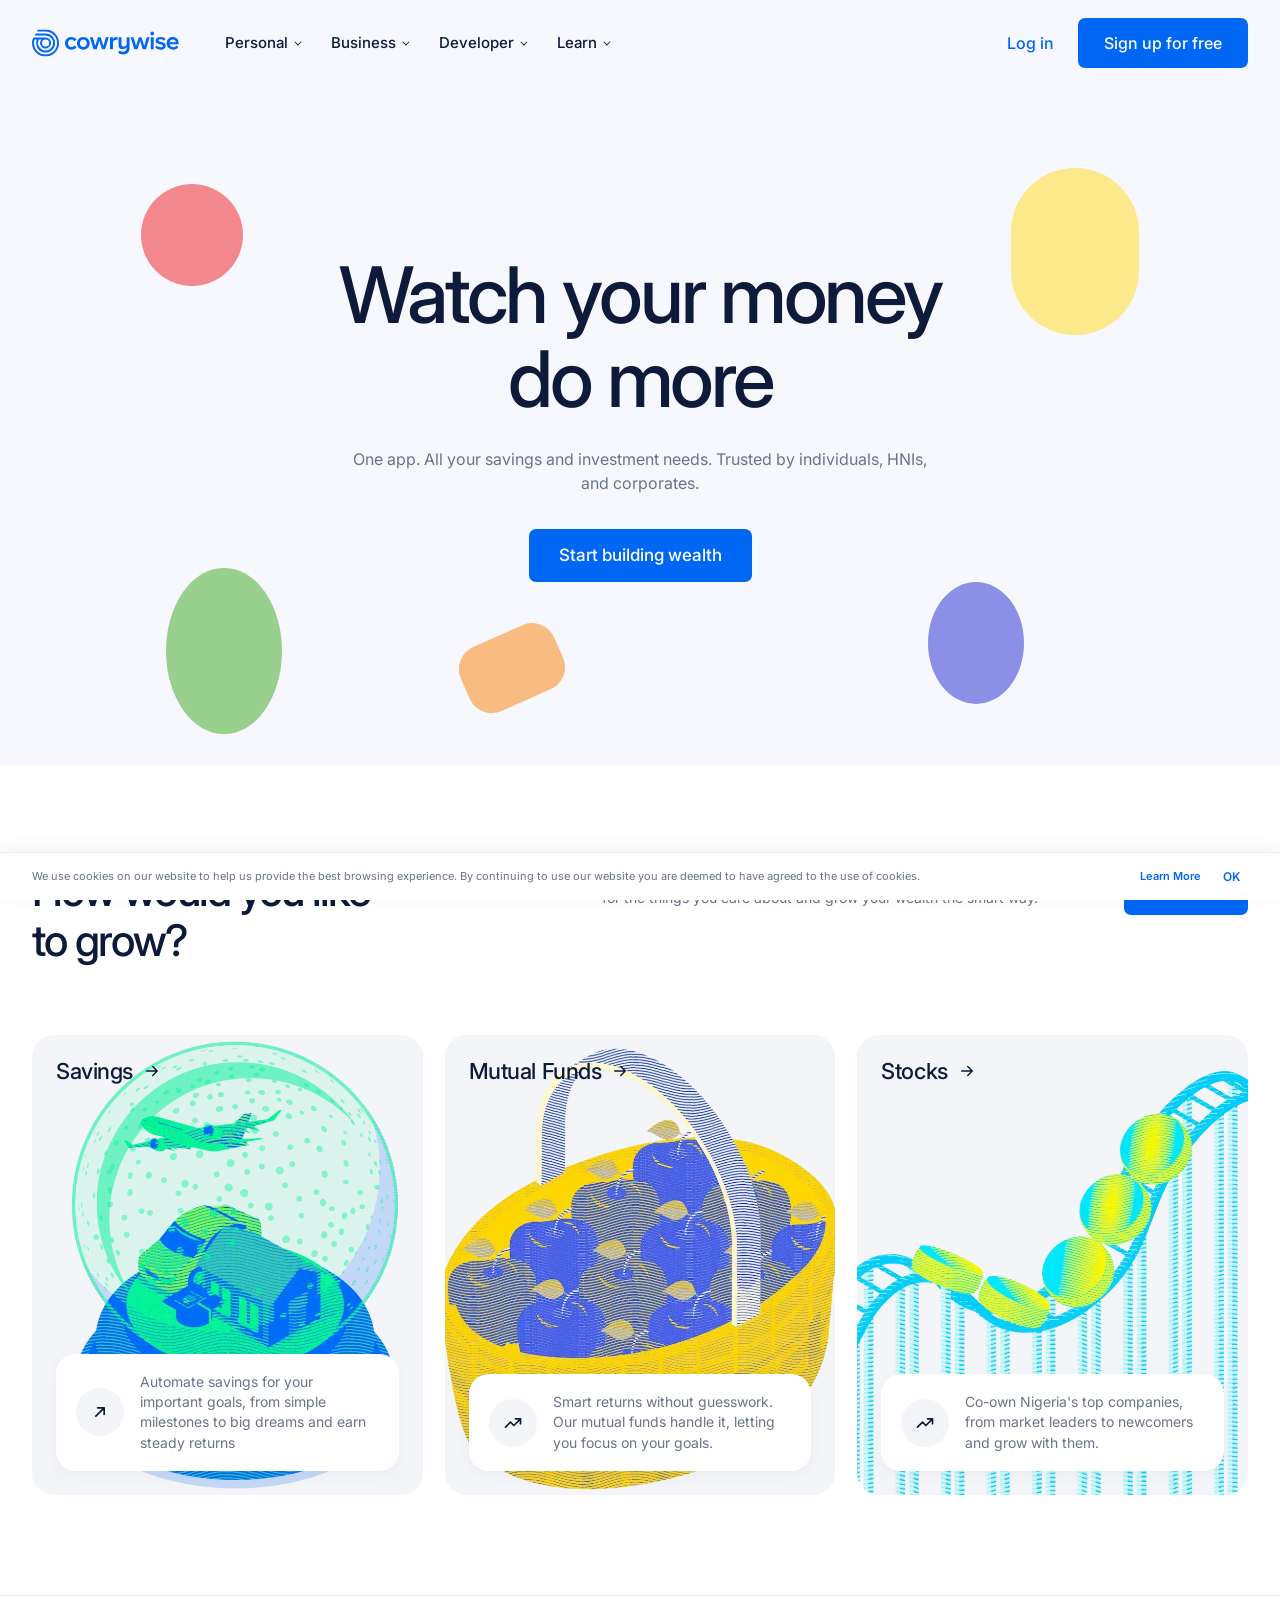
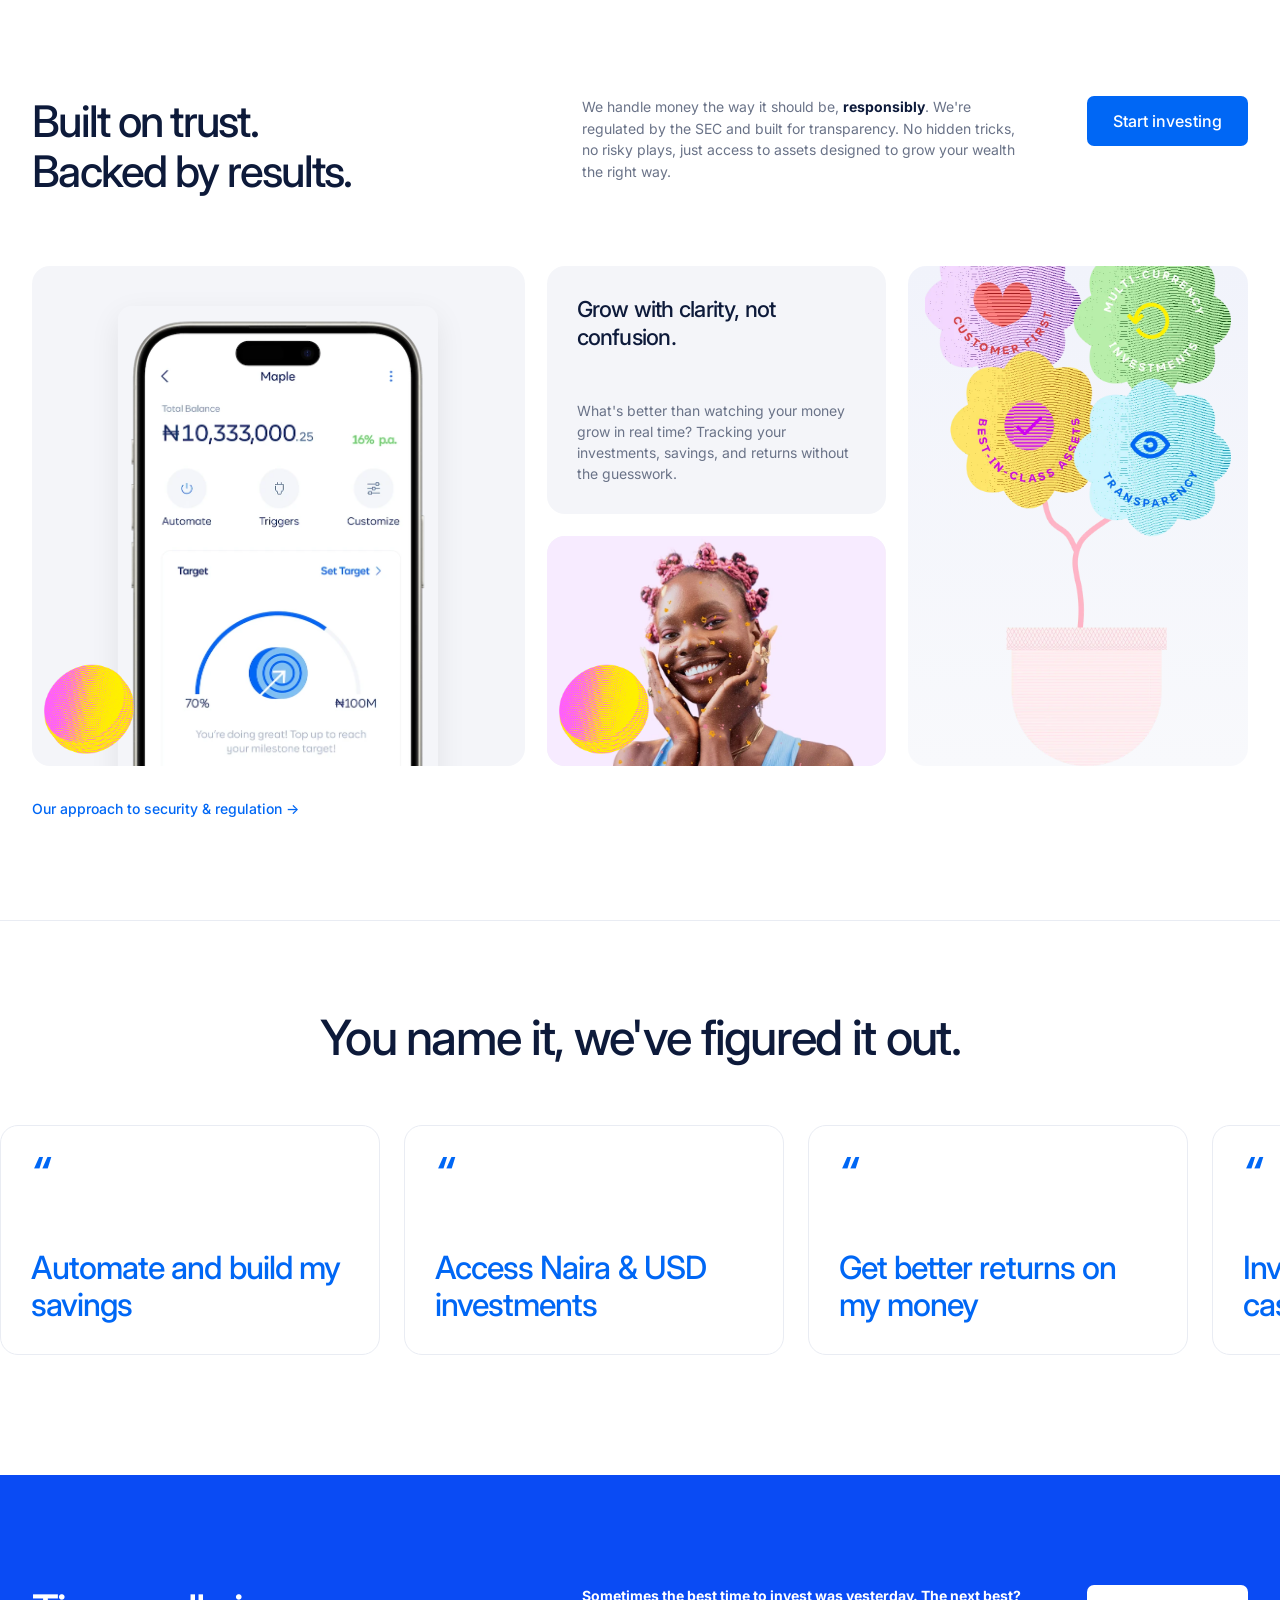
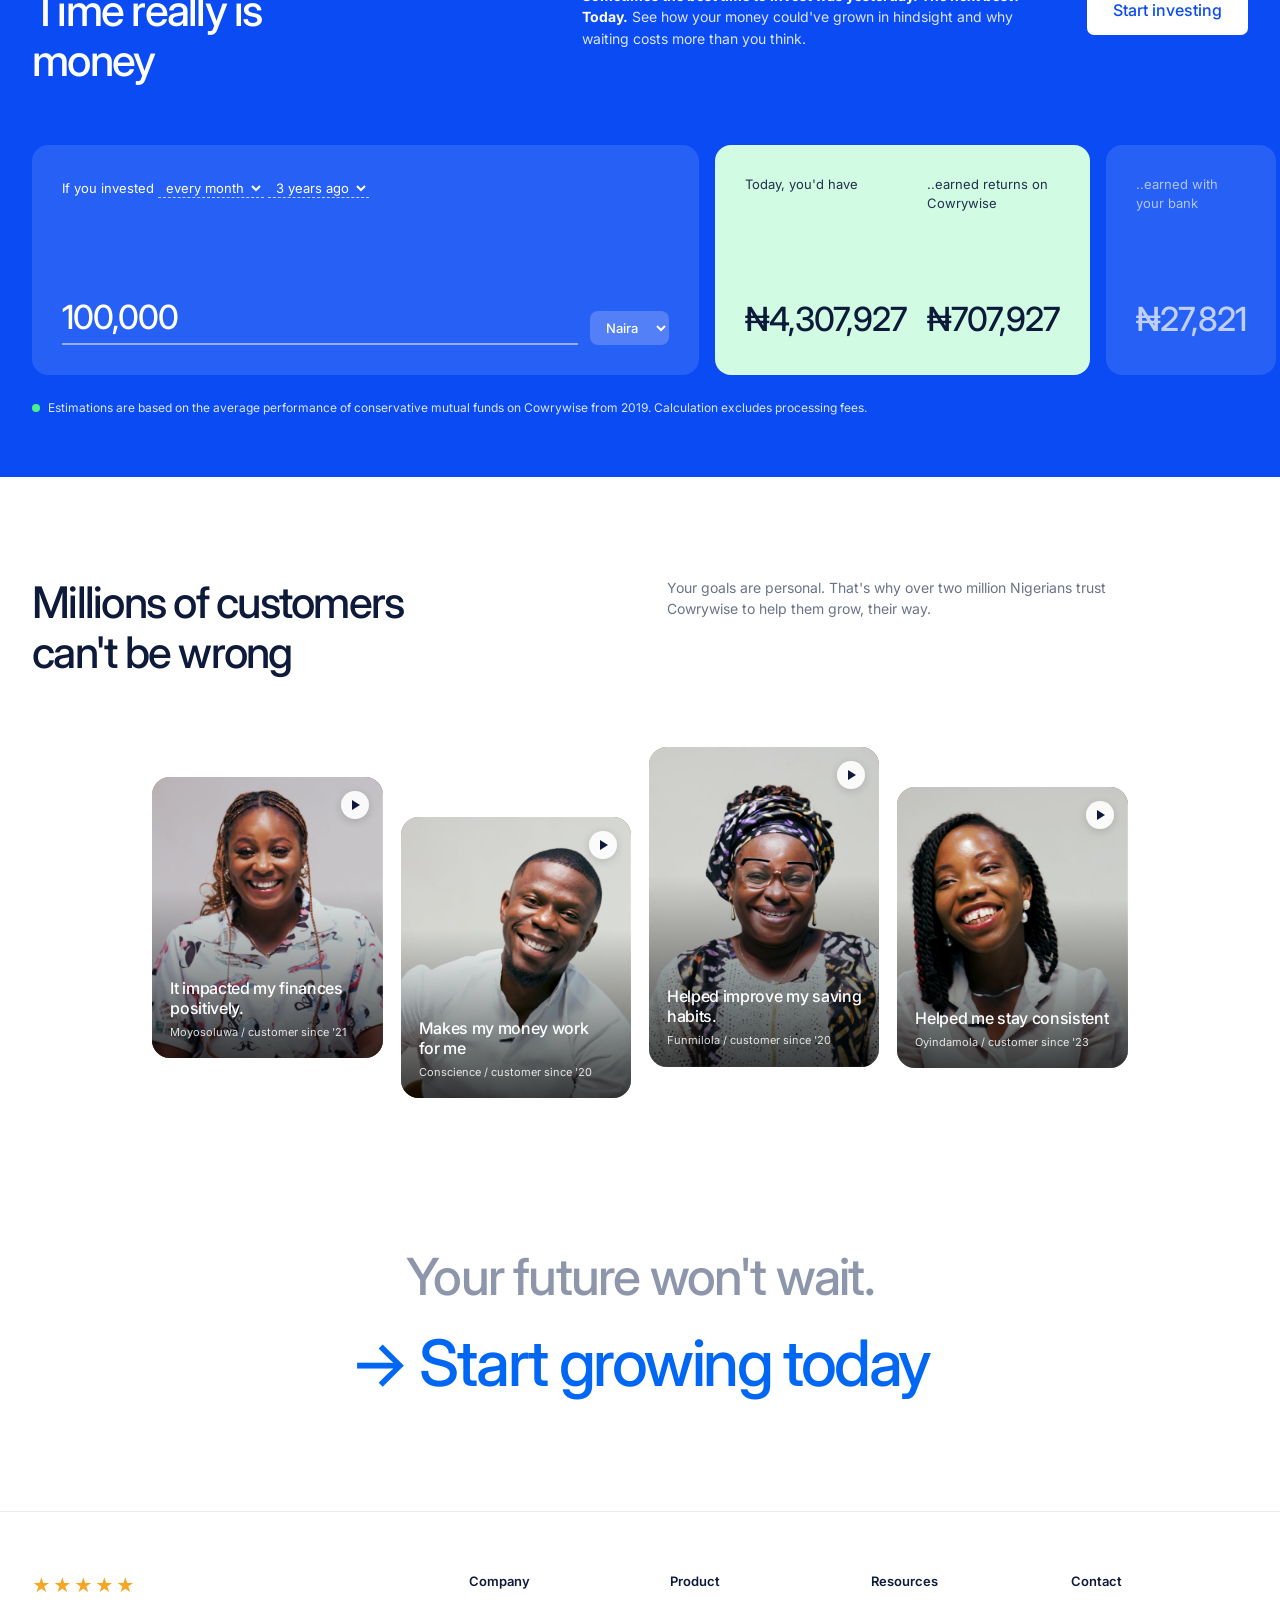
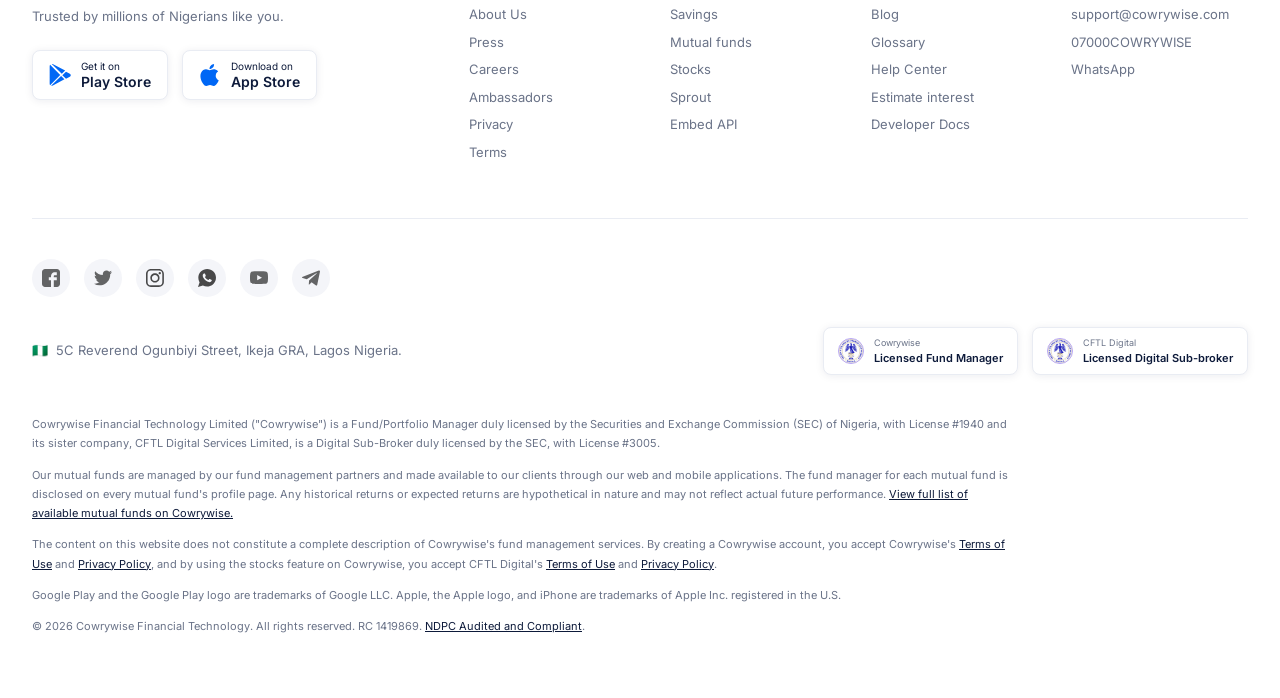
<file: index.html>
<!doctype html>
<html lang="en">
  <head>
    <meta charset="UTF-8" />
    <meta name="viewport" content="width=device-width, initial-scale=1" />
    <meta name="theme-color" content="#0067f5" />
    <meta
      name="description"
      content="Plan, save and invest online with Cowrywise. Enjoy high returns on your savings and explore diverse mutual funds and stock investment opportunities in Nigeria."
    />
    <title>Plan, Save and Invest Online | Cowrywise</title>
    <link rel="icon" type="image/svg+xml" href="images/logo.svg" />
    <link rel="preconnect" href="https://fonts.googleapis.com" />
    <link rel="preconnect" href="https://fonts.gstatic.com" crossorigin />
    <link
      href="https://fonts.googleapis.com/css2?family=Inter:wght@300;400;500;600;700&display=swap"
      rel="stylesheet"
    />
    <link rel="stylesheet" href="style.css" />
  </head>
  <body>
    <!-- NAVBAR -->
    <header class="nav">
      <div class="wrap nav-in">
        <a href="#" class="logo" aria-label="Cowrywise Homepage">
          <img
            src="images/logo.svg"
            alt="Cowrywise"
            class="logo-img"
            onerror="this.style.display='none'; this.nextElementSibling.style.display='inline-flex';"
          />
          <span class="logo-fallback" style="display: none;">
            <span class="logo-mark"></span>cowrywise
          </span>
        </a>
        <nav class="menu-bar" aria-label="Main navigation">
          <div class="has-menu">
            <a href="save.html" class="nav-link">Personal <i class="chev"></i></a>
            <div class="drop">
              <a href="save.html"
                ><b>Savings</b><span>Save and earn amazing returns</span></a
              >
              <a href="mutual-funds.html"
                ><b>Mutual Funds</b
                ><span>Grow your wealth without chasing charts</span></a
              >
              <a href="stocks.html"
                ><b>Stocks</b
                ><span>Own a slice of Nigeria's top companies</span></a
              >
              <div class="drop-divider"></div>
              <a href="#sec-calc-title" class="drop-sub"
                ><b>Estimate your returns &nearr;</b
                ><span>Calculate potential gains</span></a
              >
              <a href="mutual-funds.html#risk-assessment" class="drop-sub"
                ><b>Risk assessment &nearr;</b
                ><span>Find your investor profile</span></a
              >
            </div>
          </div>
          <div class="has-menu">
            <a href="sprout.html" class="nav-link">Business <i class="chev"></i></a>
            <div class="drop">
              <a href="sprout.html"
                ><b>Sprout</b
                ><span>Put your business idle cash to work</span></a
              >
            </div>
          </div>
          <div class="has-menu">
            <a href="embed.html" class="nav-link">Developer <i class="chev"></i></a>
            <div class="drop">
              <a href="embed.html"
                ><b>Embed</b
                ><span>Offer investment services in your app</span></a
              >
              <a href="developers.html"
                ><b>Docs</b><span>Read how to integrate the Embed API</span></a
              >
              <div class="drop-divider"></div>
              <a href="https://embedbycowrywise.slack.com/" target="_blank" rel="noopener noreferrer" class="drop-sub"
                ><b>Slack Community &nearr;</b
                ><span>Join developers building on Cowrywise</span></a
              >
            </div>
          </div>
          <div class="has-menu">
            <a href="learn.html" class="nav-link">Learn <i class="chev"></i></a>
            <div class="drop">
              <a href="learn.html"
                ><b>Glossary</b
                ><span>Learn from a curation of simple money terms</span></a
              >
              <a href="blog.html"
                ><b>Blog</b><span>Announcements, articles and stories</span></a
              >
              <a href="learn.html#faq"
                ><b>Help Center</b
                ><span>Everything you need to use Cowrywise</span></a
              >
            </div>
          </div>
        </nav>
        <div class="nav-cta" id="nav-cta">
          <a href="login.html" class="login">Log in</a>
          <a href="signup.html" class="btn">Sign up for free</a>
        </div>
        <button
          class="nav-toggle"
          id="nav-toggle"
          type="button"
          aria-label="Toggle navigation menu"
          aria-expanded="false"
        >
          <span></span><span></span><span></span>
        </button>
      </div>
    </header>

    <!-- MOBILE NAVIGATION DRAWER -->
    <div class="mobile-nav" id="mobile-nav" aria-hidden="true">
      <div class="mobile-nav-backdrop" id="mobile-nav-backdrop"></div>
      <div class="mobile-nav-panel">
        <div class="mobile-nav-header">
          <a href="#" class="logo">
            <img src="images/logo.svg" alt="Cowrywise" class="logo-img" />
          </a>
          <button
            class="mobile-nav-close"
            id="mobile-nav-close"
            type="button"
            aria-label="Close navigation menu"
          >
            &times;
          </button>
        </div>
        <div class="mobile-nav-body">
          <div class="m-group">
            <button class="m-trigger" type="button">
              Personal <i class="chev"></i>
            </button>
            <div class="m-content">
              <a href="save.html"
                ><b>Savings</b><span>Save and earn amazing returns</span></a
              >
              <a href="mutual-funds.html"
                ><b>Mutual Funds</b
                ><span>Grow your wealth without chasing charts</span></a
              >
              <a href="stocks.html"
                ><b>Stocks</b><span>Own a slice of Nigeria's top companies</span></a
              >
              <a href="mutual-funds.html#risk-assessment"
                ><b>Risk Assessment</b><span>Find your investor profile</span></a
              >
            </div>
          </div>
          <div class="m-group">
            <button class="m-trigger" type="button">
              Business <i class="chev"></i>
            </button>
            <div class="m-content">
              <a href="sprout.html"
                ><b>Sprout</b><span>Put your business idle cash to work</span></a
              >
            </div>
          </div>
          <div class="m-group">
            <button class="m-trigger" type="button">
              Developer <i class="chev"></i>
            </button>
            <div class="m-content">
              <a href="embed.html"
                ><b>Embed</b><span>Offer investment services in your app</span></a
              >
              <a href="developers.html"
                ><b>Docs</b><span>Read how to integrate the Embed API</span></a
              >
            </div>
          </div>
          <div class="m-group">
            <button class="m-trigger" type="button">
              Learn <i class="chev"></i>
            </button>
            <div class="m-content">
              <a href="learn.html"
                ><b>Glossary</b><span>Learn from a curation of simple money terms</span></a
              >
              <a href="blog.html"
                ><b>Blog</b><span>Announcements, articles and stories</span></a
              >
              <a href="learn.html#faq"
                ><b>Help Center</b><span>Everything you need to use Cowrywise</span></a
              >
            </div>
          </div>
          <div class="mobile-nav-cta" id="mobile-nav-cta">
            <a href="login.html" class="btn btn-outline">Log in</a>
            <a href="signup.html" class="btn">Sign up for free</a>
          </div>
        </div>
      </div>
    </div>

    <main id="main-content">
      <!-- HERO -->
      <section class="hero" aria-label="Hero">
        <i class="sh sh-pink" aria-hidden="true"></i>
        <i class="sh sh-yellow" aria-hidden="true"></i>
        <i class="sh sh-green" aria-hidden="true"></i>
        <i class="sh sh-blue" aria-hidden="true"></i>
        <i class="sh sh-purple" aria-hidden="true"></i>
        <div class="hero-copy">
          <h1>Watch your money do&nbsp;more</h1>
          <p>
            One app. All your savings and investment needs. Trusted by
            individuals, HNIs, and corporates.
          </p>
          <a href="signup.html" class="btn btn-lg">Start building wealth</a>
        </div>
      </section>

      <!-- HOW WOULD YOU LIKE TO GROW -->
      <section class="sec wrap" aria-labelledby="sec-grow-title">
        <div class="head">
          <h2 id="sec-grow-title">How would you like<br />to grow?</h2>
          <p>
            All your wealth-building tools, finally in one app. Save
            automatically for the things you care about and grow your wealth the
            smart way.
          </p>
          <a href="signup.html" class="btn">Start now</a>
        </div>
        <div class="products">
          <a href="save.html" class="pcard c1">
            <h3>
              Savings
              <svg class="arr" viewBox="0 0 24 24" aria-hidden="true">
                <path d="M5 12h14M13 6l6 6-6 6" />
              </svg>
            </h3>
            <i class="art a1" aria-hidden="true"></i>
            <img
              class="art-img"
              src="images/img1.webp"
              alt="Savings illustration"
              loading="lazy"
              onerror="this.remove()"
            />
            <div class="pinfo">
              <span class="ico"
                ><svg viewBox="0 0 24 24" aria-hidden="true"><path d="M7 17L17 7M9 7h8v8" /></svg
              ></span>
              <p>
                Automate savings for your important goals, from simple
                milestones to big dreams and earn steady returns
              </p>
            </div>
          </a>
          <a href="mutual-funds.html" class="pcard c2">
            <h3>
              Mutual Funds
              <svg class="arr" viewBox="0 0 24 24" aria-hidden="true">
                <path d="M5 12h14M13 6l6 6-6 6" />
              </svg>
            </h3>
            <i class="art a2" aria-hidden="true"></i>
            <img
              class="art-img"
              src="images/img2.webp"
              alt="Mutual Funds illustration"
              loading="lazy"
              onerror="this.remove()"
            />
            <div class="pinfo">
              <span class="ico"
                ><svg viewBox="0 0 24 24" aria-hidden="true">
                  <path d="M3 17l6-6 4 4 8-8M15 7h6v6" /></svg
              ></span>
              <p>
                Smart returns without guesswork. Our mutual funds handle it,
                letting you focus on your goals.
              </p>
            </div>
          </a>
          <a href="stocks.html" class="pcard c3">
            <h3>
              Stocks
              <svg class="arr" viewBox="0 0 24 24" aria-hidden="true">
                <path d="M5 12h14M13 6l6 6-6 6" />
              </svg>
            </h3>
            <i class="art a3" aria-hidden="true"></i>
            <img
              class="art-img"
              src="images/img3.webp"
              alt="Stocks illustration"
              loading="lazy"
              onerror="this.remove()"
            />
            <div class="pinfo">
              <span class="ico"
                ><svg viewBox="0 0 24 24" aria-hidden="true">
                  <path d="M3 17l6-6 4 4 8-8M15 7h6v6" /></svg
              ></span>
              <p>
                Co-own Nigeria's top companies, from market leaders to newcomers
                and grow with them.
              </p>
            </div>
          </a>
        </div>
      </section>

      <!-- BUILT ON TRUST -->
      <section class="sec wrap line" aria-labelledby="sec-trust-title">
        <div class="head">
          <h2 id="sec-trust-title">Built on trust.<br />Backed by results.</h2>
          <p>
            We handle money the way it should be, <strong>responsibly</strong>.
            We're regulated by the SEC and built for transparency. No hidden
            tricks, no risky plays, just access to assets designed to grow your
            wealth the right way.
          </p>
          <a href="signup.html" class="btn">Start investing</a>
        </div>
        <div class="trust">
          <div class="tc app">
            <img
              src="images/app-screen.webp"
              alt="Cowrywise app home screen"
              loading="lazy"
              onerror="this.src='https://cowrywise.com/images/mockups/cowrywise-app-screen-home-2025.webp'"
            /><img
              class="coin"
              src="images/coin.webp"
              alt=""
              aria-hidden="true"
              onerror="this.src='https://cowrywise.com/images/stocks/s-coin-2.webp'"
            />
          </div>
          <div class="tc-col">
            <div class="tc txt">
              <h4>Grow with clarity, not confusion.</h4>
              <p>
                What's better than watching your money grow in real time?
                Tracking your investments, savings, and returns without the
                guesswork.
              </p>
            </div>
            <div class="tc face">
              <img
                src="images/girl-face.webp"
                alt="Cowrywise user"
                loading="lazy"
                onerror="this.src='https://cowrywise.com/images/faces/girl-face-model.webp'"
              /><img
                class="coin"
                src="images/coin.webp"
                alt=""
                aria-hidden="true"
                onerror="this.src='https://cowrywise.com/images/stocks/s-coin-2.webp'"
              />
            </div>
          </div>
          <div class="tc flowers">
            <img
              src="images/flowers.webp"
              alt=""
              aria-hidden="true"
              loading="lazy"
              onerror="this.src='https://cowrywise.com/images/illos/home/flowers.webp'"
            />
          </div>
        </div>
        <a href="#" class="small-link"
          >Our approach to security &amp; regulation &rarr;</a
        >
      </section>

      <!-- YOU NAME IT -->
      <section class="sec line names" aria-labelledby="sec-names-title">
        <h2 id="sec-names-title">You name it, we've figured it out.</h2>
        <div class="marquee" tabindex="0" aria-label="Goals and features showcase">
          <div class="track">
            <a href="#" class="nc"
              ><i>&ldquo;</i>
              <h3>Automate and build my savings</h3></a
            >
            <a href="#" class="nc"
              ><i>&ldquo;</i>
              <h3>Access Naira &amp; USD investments</h3></a
            >
            <a href="#" class="nc"
              ><i>&ldquo;</i>
              <h3>Get better returns on my money</h3></a
            >
            <a href="#" class="nc"
              ><i>&ldquo;</i>
              <h3>Invest my business cash</h3></a
            >
            <a href="#" class="nc"
              ><i>&ldquo;</i>
              <h3>Invest in mutual funds easily</h3></a
            >
            <a href="#" class="nc"
              ><i>&ldquo;</i>
              <h3>Invest in stocks</h3></a
            >
            <!-- Duplicate for seamless looping -->
            <a href="#" class="nc" aria-hidden="true" tabindex="-1"
              ><i>&ldquo;</i>
              <h3>Automate and build my savings</h3></a
            >
            <a href="#" class="nc" aria-hidden="true" tabindex="-1"
              ><i>&ldquo;</i>
              <h3>Access Naira &amp; USD investments</h3></a
            >
            <a href="#" class="nc" aria-hidden="true" tabindex="-1"
              ><i>&ldquo;</i>
              <h3>Get better returns on my money</h3></a
            >
            <a href="#" class="nc" aria-hidden="true" tabindex="-1"
              ><i>&ldquo;</i>
              <h3>Invest my business cash</h3></a
            >
            <a href="#" class="nc" aria-hidden="true" tabindex="-1"
              ><i>&ldquo;</i>
              <h3>Invest in mutual funds easily</h3></a
            >
            <a href="#" class="nc" aria-hidden="true" tabindex="-1"
              ><i>&ldquo;</i>
              <h3>Invest in stocks</h3></a
            >
          </div>
        </div>
      </section>

      <!-- TIME REALLY IS MONEY -->
      <section class="time" aria-labelledby="sec-calc-title">
        <div class="wrap">
          <div class="head">
            <h2 id="sec-calc-title">Time really is<br />money</h2>
            <p>
              <strong
                >Sometimes the best time to invest was yesterday. The next best?
                Today.</strong
              >
              See how your money could've grown in hindsight and why waiting
              costs more than you think.
            </p>
            <a href="signup.html" class="btn btn-w">Start investing</a>
          </div>
          <div class="calc">
            <div class="cb in">
              <label class="line-sel" for="amount"
                >If you invested
                <select id="freq" aria-label="Investment frequency">
                  <option value="0">just once</option>
                  <option value="52">every week</option>
                  <option value="12" selected>every month</option>
                </select>
                <select id="span" aria-label="Investment timeframe">
                  <option value="1">last year</option>
                  <option value="3" selected>3 years ago</option>
                  <option value="5">5 years ago</option>
                </select>
              </label>
              <div class="amt-row">
                <input
                  id="amount"
                  type="text"
                  inputmode="numeric"
                  value="100,000"
                  aria-label="Investment amount"
                />
                <select id="currency" aria-label="Currency">
                  <option value="NGN">Naira</option>
                  <option value="USD">Dollar</option>
                </select>
              </div>
            </div>
            <div class="cb out">
              <div>
                <small>Today, you'd have</small
                ><strong id="r-total">&#8358;0</strong>
              </div>
              <div>
                <small>..earned returns on Cowrywise</small
                ><strong id="r-fund">&#8358;0</strong>
              </div>
            </div>
            <div class="cb bank">
              <small>..earned with your bank</small
              ><strong id="r-bank">&#8358;0</strong>
            </div>
          </div>
          <p class="note">
            <i></i>Estimations are based on the average performance of
            conservative mutual funds on Cowrywise from 2019. Calculation
            excludes processing fees.
          </p>
        </div>
      </section>

      <!-- CUSTOMERS -->
      <section class="sec wrap" aria-labelledby="sec-customers-title">
        <div class="head">
          <h2 id="sec-customers-title">Millions of customers<br />can't be wrong</h2>
          <p>
            Your goals are personal. That's why over two million Nigerians trust
            Cowrywise to help them grow, their way.
          </p>
        </div>
        <div class="people">
          <figure
            class="pp p1"
            data-name="Moyosoluwa"
            data-quote="It impacted my finances positively."
            data-since="customer since '21"
            data-role="Tech Professional"
            tabindex="0"
            role="button"
            aria-label="View story of Moyosoluwa"
          >
            <img
              src="images/customer-moyosoluwa.jpg"
              alt="Moyosoluwa"
              loading="lazy"
              onerror="this.src='https://cdn.cowrywise.com/images/customers/moyosoluwa.jpg'"
            /><span class="play" aria-hidden="true"></span>
            <figcaption>
              <q>It impacted my finances positively.</q>
              <small>Moyosoluwa / customer since '21</small>
            </figcaption>
          </figure>
          <figure
            class="pp p2"
            data-name="Conscience"
            data-quote="Makes my money work for me"
            data-since="customer since '20"
            data-role="Entrepreneur"
            tabindex="0"
            role="button"
            aria-label="View story of Conscience"
          >
            <img
              src="images/customer-conscience.jpg"
              alt="Conscience"
              loading="lazy"
              onerror="this.src='https://cdn.cowrywise.com/images/customers/conscience.jpg'"
            /><span class="play" aria-hidden="true"></span>
            <figcaption>
              <q>Makes my money work for me</q>
              <small>Conscience / customer since '20</small>
            </figcaption>
          </figure>
          <figure
            class="pp p3"
            data-name="Funmilola"
            data-quote="Helped improve my saving habits."
            data-since="customer since '20"
            data-role="Creative Director"
            tabindex="0"
            role="button"
            aria-label="View story of Funmilola"
          >
            <img
              src="images/customer-funmilola.jpg"
              alt="Funmilola"
              loading="lazy"
              onerror="this.src='https://cdn.cowrywise.com/images/customers/funmilola.jpg'"
            /><span class="play" aria-hidden="true"></span>
            <figcaption>
              <q>Helped improve my saving habits.</q>
              <small>Funmilola / customer since '20</small>
            </figcaption>
          </figure>
          <figure
            class="pp p4"
            data-name="Oyindamola"
            data-quote="Helped me stay consistent"
            data-since="customer since '23"
            data-role="Product Manager"
            tabindex="0"
            role="button"
            aria-label="View story of Oyindamola"
          >
            <img
              src="images/customer-oyindamola.jpg"
              alt="Oyindamola"
              loading="lazy"
              onerror="this.src='https://cdn.cowrywise.com/images/customers/oyindamola.jpg'"
            /><span class="play" aria-hidden="true"></span>
            <figcaption>
              <q>Helped me stay consistent</q>
              <small>Oyindamola / customer since '23</small>
            </figcaption>
          </figure>
        </div>
      </section>

      <!-- CTA -->
      <section class="cta" aria-label="Call to action">
        <h3>Your future won't wait.</h3>
        <a href="signup.html">&rarr; Start growing today</a>
      </section>
    </main>

    <!-- CUSTOMER STORY MODAL -->
    <div
      class="story-modal"
      id="story-modal"
      role="dialog"
      aria-modal="true"
      aria-labelledby="modal-author"
      aria-hidden="true"
    >
      <div class="story-backdrop" id="story-backdrop"></div>
      <div class="story-box">
        <button
          class="story-close"
          id="story-close"
          type="button"
          aria-label="Close story"
        >
          &times;
        </button>
        <div class="story-header">
          <div class="story-avatar-wrap">
            <img id="modal-img" src="images/customer-moyosoluwa.jpg" alt="" />
          </div>
          <div>
            <h4 id="modal-author">Moyosoluwa</h4>
            <span class="story-badge">Verified Customer</span>
            <p id="modal-since">Customer since '21</p>
          </div>
        </div>
        <div class="story-body">
          <blockquote id="modal-quote">
            "It impacted my finances positively."
          </blockquote>
          <p id="modal-text">
            "Before discovering Cowrywise, keeping track of savings and staying disciplined with investments was tough. Setting up automated plans helped me hit my personal milestones faster and stress-free."
          </p>
        </div>
        <div class="story-footer">
          <a href="signup.html" class="btn">Join Cowrywise today</a>
        </div>
      </div>
    </div>

    <!-- FOOTER -->
    <footer class="foot">
      <div class="wrap">
        <div class="f-top">
          <div>
            <div class="stars" aria-label="5 out of 5 stars">&#9733;&#9733;&#9733;&#9733;&#9733;</div>
            <p>Trusted by millions of Nigerians like you.</p>
            <div class="stores">
              <a
                href="https://cwry.se/app"
                target="_blank"
                rel="noopener noreferrer"
                class="store"
              >
                <img
                  src="images/icon-googleplay.svg"
                  alt="Google Play icon"
                  class="store-icon"
                />
                <span>Get it on<strong>Play Store</strong></span>
              </a>
              <a
                href="https://cwry.se/app"
                target="_blank"
                rel="noopener noreferrer"
                class="store"
              >
                <img
                  src="images/icon-apple.svg"
                  alt="Apple icon"
                  class="store-icon"
                />
                <span>Download on<strong>App Store</strong></span>
              </a>
            </div>
          </div>
          <div class="f-cols">
            <div>
              <h5>Company</h5>
              <a href="#">About Us</a><a href="#">Press</a
              ><a href="#">Careers</a><a href="#">Ambassadors</a
              ><a href="#">Privacy</a><a href="#">Terms</a>
            </div>
            <div>
              <h5>Product</h5>
              <a href="save.html">Savings</a>
              <a href="mutual-funds.html">Mutual funds</a>
              <a href="stocks.html">Stocks</a>
              <a href="sprout.html">Sprout</a>
              <a href="embed.html">Embed API</a>
            </div>
            <div>
              <h5>Resources</h5>
              <a href="blog.html">Blog</a>
              <a href="learn.html">Glossary</a>
              <a href="learn.html#faq">Help Center</a>
              <a href="#sec-calc-title">Estimate interest</a>
              <a href="developers.html">Developer Docs</a>
            </div>
            <div>
              <h5>Contact</h5>
              <a href="mailto:support@cowrywise.com">support@cowrywise.com</a
              ><a href="tel:07000269799473">07000COWRYWISE</a
              ><a href="https://wa.me/2349022979297" target="_blank" rel="noopener noreferrer">WhatsApp</a>
            </div>
          </div>
        </div>
        <div class="socials" aria-label="Social media channels">
          <a
            href="https://facebook.com/cowrywise"
            target="_blank"
            rel="noopener noreferrer"
            aria-label="Cowrywise on Facebook"
          >
            <img src="images/icon-facebook.svg" alt="Facebook" />
          </a>
          <a
            href="https://twitter.com/cowrywise"
            target="_blank"
            rel="noopener noreferrer"
            aria-label="Cowrywise on Twitter / X"
          >
            <img src="images/icon-twitter.svg" alt="Twitter" />
          </a>
          <a
            href="https://instagram.com/cowrywise"
            target="_blank"
            rel="noopener noreferrer"
            aria-label="Cowrywise on Instagram"
          >
            <img src="images/icon-instagram.svg" alt="Instagram" />
          </a>
          <a
            href="https://wa.me/2349022979297"
            target="_blank"
            rel="noopener noreferrer"
            aria-label="Cowrywise on WhatsApp"
          >
            <img src="images/icon-whatsapp.svg" alt="WhatsApp" />
          </a>
          <a
            href="https://www.youtube.com/channel/UCRApoo2RnIcX4ocFmKZwYSg"
            target="_blank"
            rel="noopener noreferrer"
            aria-label="Cowrywise on YouTube"
          >
            <img src="images/icon-youtube.svg" alt="YouTube" />
          </a>
          <a
            href="https://t.me/cowrywise"
            target="_blank"
            rel="noopener noreferrer"
            aria-label="Cowrywise on Telegram"
          >
            <img src="images/icon-telegram.svg" alt="Telegram" />
          </a>
        </div>
        <div class="f-mid">
          <span
            >&#127475;&#127468; &nbsp;5C Reverend Ogunbiyi Street, Ikeja GRA,
            Lagos Nigeria.</span
          >
          <div class="lics">
            <div class="lic">
              <i class="lic-badge"
                ><img src="images/imgi_12_sec.png" alt="SEC License"
              /></i>
              <span>Cowrywise<strong>Licensed Fund Manager</strong></span>
            </div>
            <div class="lic">
              <i class="lic-badge"
                ><img src="images/imgi_12_sec.png" alt="SEC License"
              /></i>
              <span
                >CFTL Digital<strong>Licensed Digital Sub-broker</strong></span
              >
            </div>
          </div>
        </div>
        <div class="legal">
          <p>
            Cowrywise Financial Technology Limited ("Cowrywise") is a
            Fund/Portfolio Manager duly licensed by the Securities and Exchange
            Commission (SEC) of Nigeria, with License #1940 and its sister
            company, CFTL Digital Services Limited, is a Digital Sub-Broker duly
            licensed by the SEC, with License #3005.
          </p>
          <p>
            Our mutual funds are managed by our fund management partners and
            made available to our clients through our web and mobile
            applications. The fund manager for each mutual fund is disclosed on
            every mutual fund's profile page. Any historical returns or expected
            returns are hypothetical in nature and may not reflect actual future
            performance.
            <a href="#"
              >View full list of available mutual funds on Cowrywise.</a
            >
          </p>
          <p>
            The content on this website does not constitute a complete
            description of Cowrywise's fund management services. By creating a
            Cowrywise account, you accept Cowrywise's
            <a href="#">Terms of Use</a> and <a href="#">Privacy Policy</a>, and
            by using the stocks feature on Cowrywise, you accept CFTL Digital's
            <a href="#">Terms of Use</a> and <a href="#">Privacy Policy</a>.
          </p>
          <p>
            Google Play and the Google Play logo are trademarks of Google LLC.
            Apple, the Apple logo, and iPhone are trademarks of Apple Inc.
            registered in the U.S.
          </p>
          <p>
            &copy; 2026 Cowrywise Financial Technology. All rights reserved. RC
            1419869. <a href="#">NDPC Audited and Compliant</a>.
          </p>
        </div>
      </div>
    </footer>

    <!-- COOKIE BAR -->
    <div class="cookie" id="cookie" role="region" aria-label="Cookie consent">
      <span
        >We use cookies on our website to help us provide the best browsing
        experience. By continuing to use our website you are deemed to have
        agreed to the use of cookies.</span
      >
      <span class="cookie-actions"
        ><a href="#">Learn More</a
        ><button id="cookie-ok" type="button">OK</button></span
      >
    </div>

    <script src="script.js"></script>
  </body>
</html>
</file>
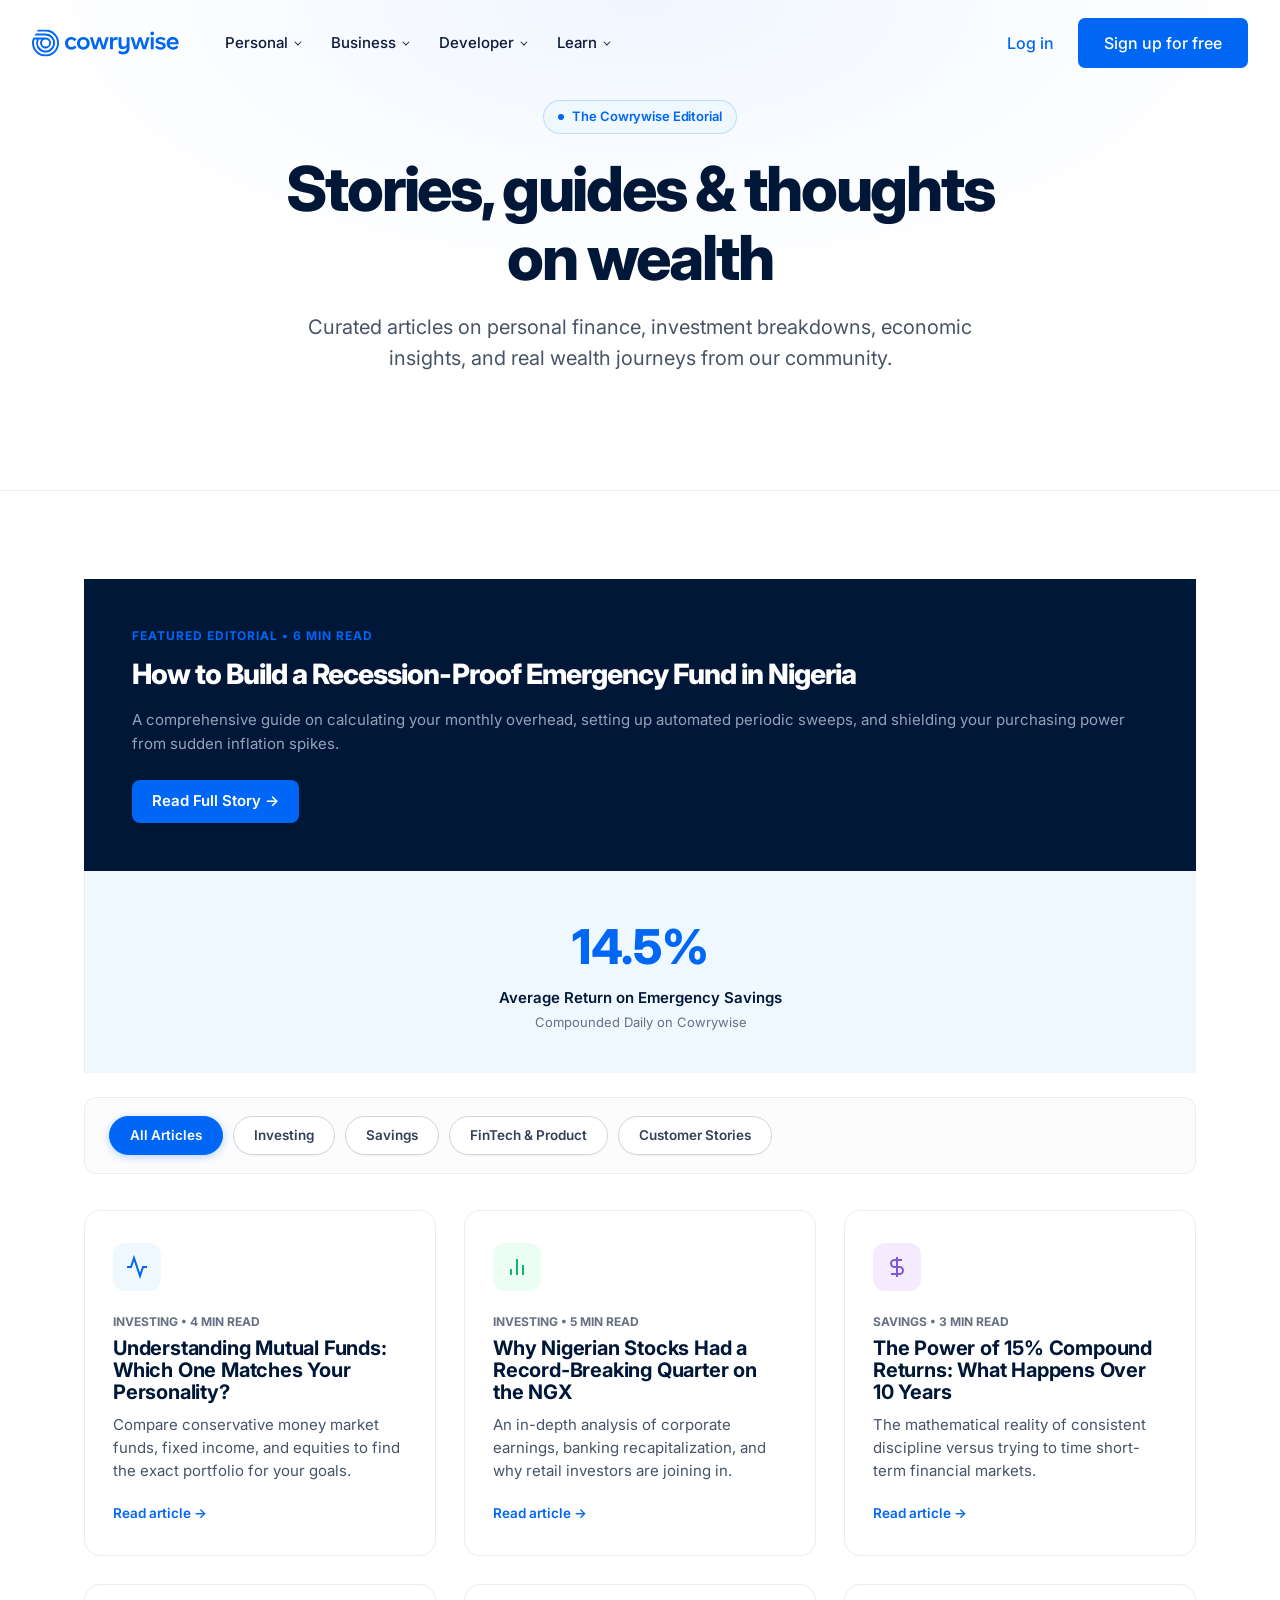
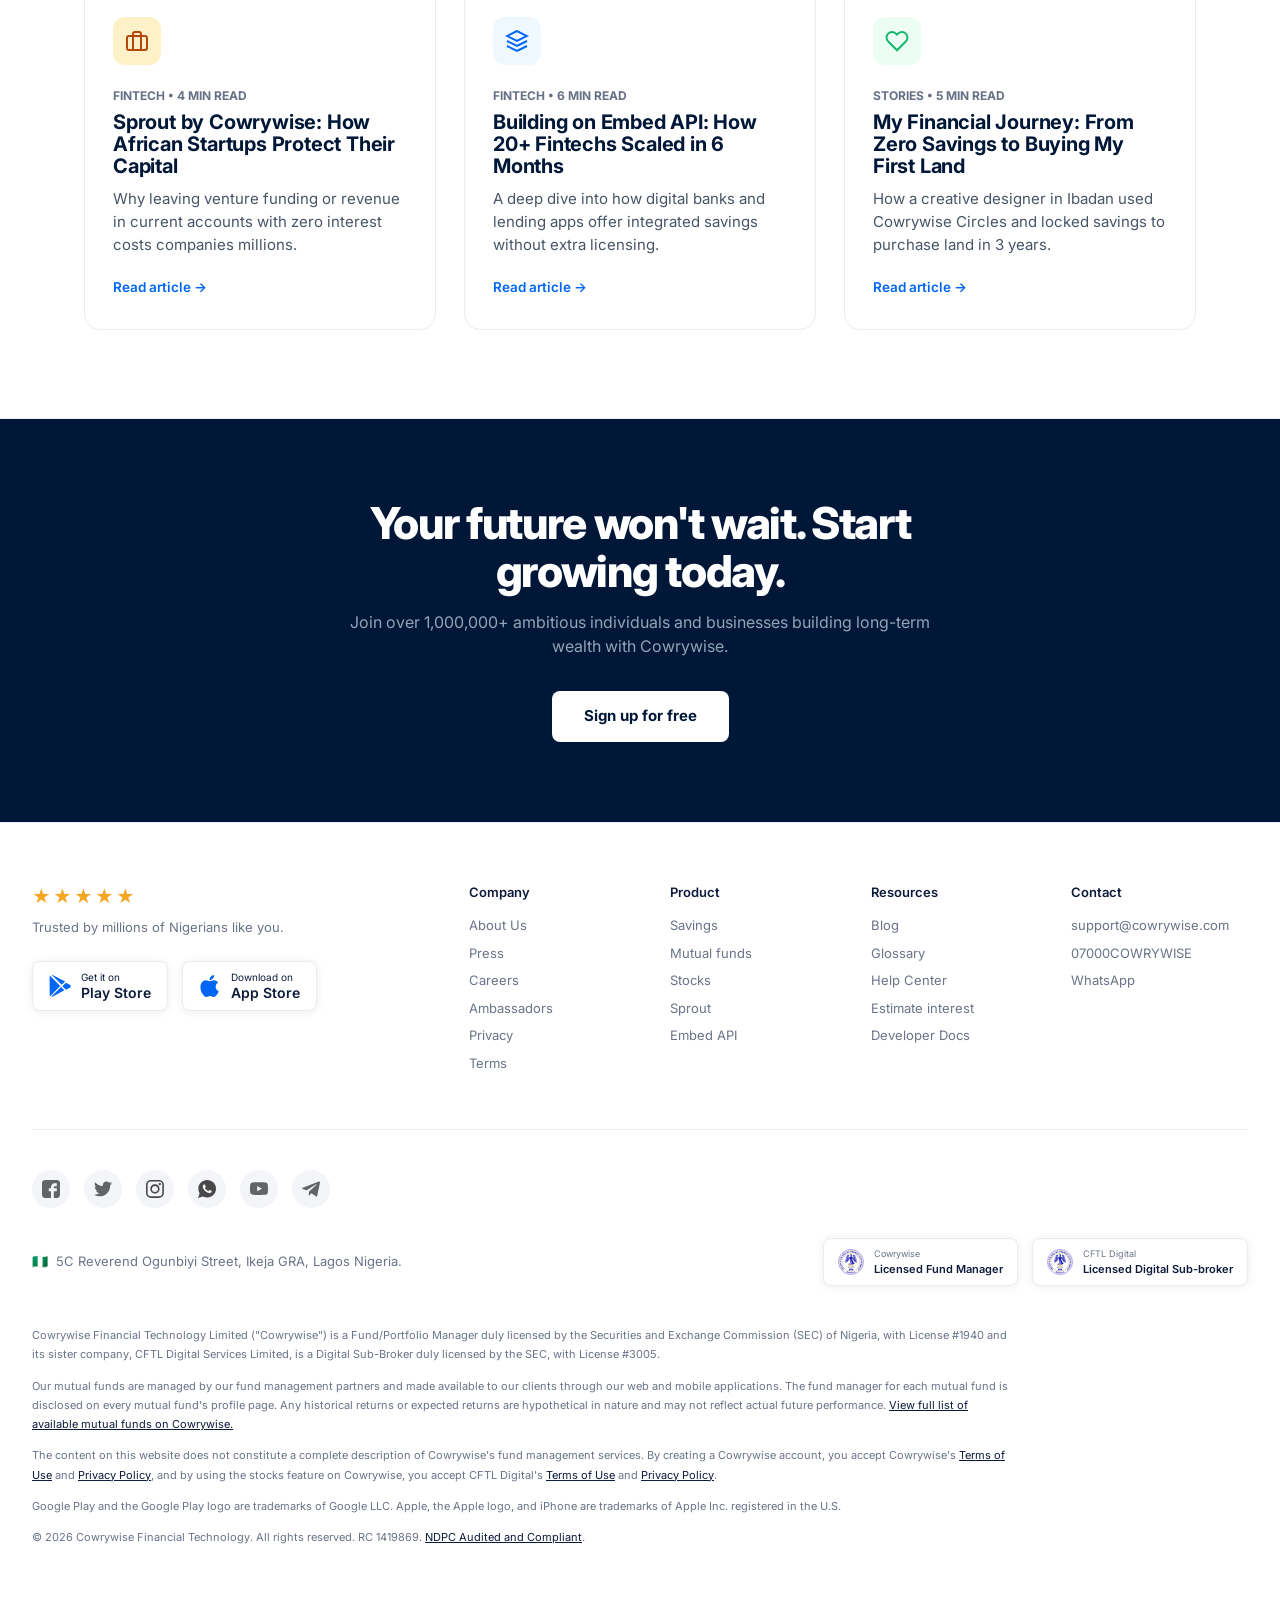
<file: blog.html>
<!DOCTYPE html>
<html lang="en">
  <head>
    <meta charset="UTF-8" />
    <meta name="viewport" content="width=device-width, initial-scale=1.0" />
    <title>The Cowrywise Blog - Stories, Wealth Guides & News</title>
    <meta
      name="description"
      content="Practical advice on managing money, investment breakdowns, product announcements, and customer wealth-building stories on the Cowrywise Blog."
    />
    <link rel="preconnect" href="https://fonts.googleapis.com" />
    <link rel="preconnect" href="https://fonts.gstatic.com" crossorigin />
    <link
      href="https://fonts.googleapis.com/css2?family=Inter:wght@300;400;500;600;700;800&display=swap"
      rel="stylesheet"
    />
    <link rel="stylesheet" href="style.css" />
    <link rel="stylesheet" href="pages.css" />
  </head>
  <body>
    <!-- NAVBAR -->
    <header class="nav">
      <div class="wrap nav-in">
        <a href="index.html" class="logo" aria-label="Cowrywise Homepage">
          <img
            src="images/logo.svg"
            alt="Cowrywise"
            class="logo-img"
            onerror="this.style.display='none'; this.nextElementSibling.style.display='inline-flex';"
          />
          <span class="logo-fallback" style="display: none;">
            <span class="logo-mark"></span>cowrywise
          </span>
        </a>
        <nav class="menu-bar" aria-label="Main navigation">
          <div class="has-menu">
            <a href="save.html" class="nav-link">Personal <i class="chev"></i></a>
            <div class="drop">
              <a href="save.html"
                ><b>Savings</b><span>Save and earn amazing returns</span></a
              >
              <a href="mutual-funds.html"
                ><b>Mutual Funds</b><span>Grow your wealth without chasing charts</span></a
              >
              <a href="stocks.html"
                ><b>Stocks</b><span>Own a slice of Nigeria's top companies</span></a
              >
              <div class="drop-divider"></div>
              <a href="index.html#sec-calc-title" class="drop-sub"
                ><b>Estimate your returns &nearr;</b><span>Calculate potential gains</span></a
              >
              <a href="mutual-funds.html#risk-assessment" class="drop-sub"
                ><b>Risk assessment &nearr;</b><span>Find your investor profile</span></a
              >
            </div>
          </div>
          <div class="has-menu">
            <a href="sprout.html" class="nav-link">Business <i class="chev"></i></a>
            <div class="drop">
              <a href="sprout.html"
                ><b>Sprout</b><span>Put your business idle cash to work</span></a
              >
            </div>
          </div>
          <div class="has-menu">
            <a href="embed.html" class="nav-link">Developer <i class="chev"></i></a>
            <div class="drop">
              <a href="embed.html"
                ><b>Embed</b><span>Offer investment services in your app</span></a
              >
              <a href="developers.html"
                ><b>Docs</b><span>Read how to integrate the Embed API</span></a
              >
              <div class="drop-divider"></div>
              <a href="https://embedbycowrywise.slack.com/" target="_blank" rel="noopener noreferrer" class="drop-sub"
                ><b>Slack Community &nearr;</b><span>Join developers building on Cowrywise</span></a
              >
            </div>
          </div>
          <div class="has-menu">
            <a href="learn.html" class="nav-link active">Learn <i class="chev"></i></a>
            <div class="drop">
              <a href="learn.html"
                ><b>Glossary</b><span>Learn from a curation of simple money terms</span></a
              >
              <a href="blog.html"
                ><b>Blog</b><span>Announcements, articles and stories</span></a
              >
              <a href="learn.html#faq"
                ><b>Help Center</b><span>Everything you need to use Cowrywise</span></a
              >
            </div>
          </div>
        </nav>
        <div class="nav-cta" id="nav-cta">
          <a href="login.html" class="login">Log in</a>
          <a href="signup.html" class="btn">Sign up for free</a>
        </div>
        <button
          class="nav-toggle"
          id="nav-toggle"
          type="button"
          aria-label="Toggle navigation menu"
          aria-expanded="false"
        >
          <span></span><span></span><span></span>
        </button>
      </div>
    </header>

    <!-- MOBILE NAVIGATION DRAWER -->
    <div class="mobile-nav" id="mobile-nav" aria-hidden="true">
      <div class="mobile-nav-backdrop" id="mobile-nav-backdrop"></div>
      <div class="mobile-nav-panel">
        <div class="mobile-nav-header">
          <a href="index.html" class="logo">
            <img src="images/logo.svg" alt="Cowrywise" class="logo-img" />
          </a>
          <button
            class="mobile-nav-close"
            id="mobile-nav-close"
            type="button"
            aria-label="Close navigation menu"
          >
            &times;
          </button>
        </div>
        <div class="mobile-nav-body">
          <div class="m-group">
            <button class="m-trigger" type="button">
              <span>Personal</span><i class="m-chev"></i>
            </button>
            <div class="m-content">
              <a href="save.html">Savings</a>
              <a href="mutual-funds.html">Mutual Funds</a>
              <a href="stocks.html">Stocks</a>
              <a href="mutual-funds.html#risk-assessment">Risk Assessment</a>
            </div>
          </div>
          <div class="m-group">
            <button class="m-trigger" type="button">
              <span>Business</span><i class="m-chev"></i>
            </button>
            <div class="m-content">
              <a href="sprout.html">Sprout (Corporate Treasury)</a>
            </div>
          </div>
          <div class="m-group">
            <button class="m-trigger" type="button">
              <span>Developer</span><i class="m-chev"></i>
            </button>
            <div class="m-content">
              <a href="embed.html">Embed API</a>
              <a href="developers.html">Developer Docs</a>
            </div>
          </div>
          <div class="m-group active">
            <button class="m-trigger" type="button">
              <span>Learn</span><i class="m-chev"></i>
            </button>
            <div class="m-content">
              <a href="learn.html">Glossary</a>
              <a href="blog.html">Blog</a>
              <a href="learn.html#faq">Help Center</a>
            </div>
          </div>
        </div>
        <div class="mobile-nav-footer" id="mobile-nav-cta">
          <a href="login.html" class="btn btn-outline">Log in</a>
          <a href="signup.html" class="btn">Sign up for free</a>
        </div>
      </div>
    </div>

    <!-- MAIN CONTENT -->
    <main>
      <!-- HERO -->
      <section class="cw-hero">
        <div class="cw-wrap cw-hero-inner">
          <div class="cw-pill-badge">
            <span class="cw-pill-dot"></span>
            <span>The Cowrywise Editorial</span>
          </div>
          <h1 class="cw-hero-title">Stories, guides & thoughts on wealth</h1>
          <p class="cw-hero-subtitle">
            Curated articles on personal finance, investment breakdowns, economic insights,
            and real wealth journeys from our community.
          </p>
        </div>
      </section>

      <!-- FEATURED STORY & CATEGORY FILTER -->
      <section class="cw-section">
        <div class="cw-wrap">
          <!-- Featured Story Card -->
          <div class="blog-featured">
            <div style="background: #001738; display: flex; flex-direction: column; justify-content: center; padding: 48px; color: #ffffff;">
              <span style="font-size: 12px; font-weight: 700; text-transform: uppercase; letter-spacing: 0.08em; color: #0066f5; margin-bottom: 12px;">
                Featured Editorial &bull; 6 min read
              </span>
              <h2 style="font-size: 28px; font-weight: 800; color: #ffffff; line-height: 1.25; margin-bottom: 16px;">
                How to Build a Recession-Proof Emergency Fund in Nigeria
              </h2>
              <p style="font-size: 15px; color: #94a3b8; line-height: 1.6; margin-bottom: 24px;">
                A comprehensive guide on calculating your monthly overhead, setting up automated periodic sweeps,
                and shielding your purchasing power from sudden inflation spikes.
              </p>
              <a href="#" class="cw-btn-primary" style="align-self: flex-start; padding: 10px 20px;">Read Full Story &rarr;</a>
            </div>
            <div style="background: #eff8ff; display: grid; place-items: center; padding: 40px; border-left: 1px solid #eaecf0;">
              <div style="text-align: center;">
                <div style="font-size: 48px; font-weight: 800; color: #0066f5;">14.5%</div>
                <div style="font-size: 15px; font-weight: 600; color: #001738; margin-top: 4px;">Average Return on Emergency Savings</div>
                <div style="font-size: 13px; color: #667085; margin-top: 4px;">Compounded Daily on Cowrywise</div>
              </div>
            </div>
          </div>

          <!-- Category Filter Pills -->
          <div class="funds-filter-bar" style="margin-bottom: 36px; border-radius: 12px; border: 1px solid #eaecf0;">
            <button type="button" class="fund-filter-pill blog-filter-pill active" data-cat="all">All Articles</button>
            <button type="button" class="fund-filter-pill blog-filter-pill" data-cat="investing">Investing</button>
            <button type="button" class="fund-filter-pill blog-filter-pill" data-cat="savings">Savings</button>
            <button type="button" class="fund-filter-pill blog-filter-pill" data-cat="fintech">FinTech & Product</button>
            <button type="button" class="fund-filter-pill blog-filter-pill" data-cat="stories">Customer Stories</button>
          </div>

          <!-- Articles Grid (Zero Emojis!) -->
          <div class="cw-grid-3">
            <div class="cw-card blog-card" data-category="investing">
              <div class="cw-icon-box">
                <svg viewBox="0 0 24 24"><polyline points="22 12 18 12 15 21 9 3 6 12 2 12"></polyline></svg>
              </div>
              <div style="font-size: 12px; font-weight: 700; color: #667085; text-transform: uppercase; margin-bottom: 6px;">Investing &bull; 4 min read</div>
              <h3>Understanding Mutual Funds: Which One Matches Your Personality?</h3>
              <p>Compare conservative money market funds, fixed income, and equities to find the exact portfolio for your goals.</p>
              <a href="#" class="cw-card-meta">Read article &rarr;</a>
            </div>

            <div class="cw-card blog-card" data-category="investing">
              <div class="cw-icon-box green">
                <svg viewBox="0 0 24 24"><line x1="18" y1="20" x2="18" y2="10"></line><line x1="12" y1="20" x2="12" y2="4"></line><line x1="6" y1="20" x2="6" y2="14"></line></svg>
              </div>
              <div style="font-size: 12px; font-weight: 700; color: #667085; text-transform: uppercase; margin-bottom: 6px;">Investing &bull; 5 min read</div>
              <h3>Why Nigerian Stocks Had a Record-Breaking Quarter on the NGX</h3>
              <p>An in-depth analysis of corporate earnings, banking recapitalization, and why retail investors are joining in.</p>
              <a href="#" class="cw-card-meta">Read article &rarr;</a>
            </div>

            <div class="cw-card blog-card" data-category="savings">
              <div class="cw-icon-box purple">
                <svg viewBox="0 0 24 24"><path d="M12 2v20M17 5H9.5a3.5 3.5 0 0 0 0 7h5a3.5 3.5 0 0 1 0 7H6"></path></svg>
              </div>
              <div style="font-size: 12px; font-weight: 700; color: #667085; text-transform: uppercase; margin-bottom: 6px;">Savings &bull; 3 min read</div>
              <h3>The Power of 15% Compound Returns: What Happens Over 10 Years</h3>
              <p>The mathematical reality of consistent discipline versus trying to time short-term financial markets.</p>
              <a href="#" class="cw-card-meta">Read article &rarr;</a>
            </div>

            <div class="cw-card blog-card" data-category="fintech">
              <div class="cw-icon-box amber">
                <svg viewBox="0 0 24 24"><rect x="2" y="7" width="20" height="14" rx="2" ry="2"></rect><path d="M16 21V5a2 2 0 0 0-2-2h-4a2 2 0 0 0-2 2v16"></path></svg>
              </div>
              <div style="font-size: 12px; font-weight: 700; color: #667085; text-transform: uppercase; margin-bottom: 6px;">FinTech &bull; 4 min read</div>
              <h3>Sprout by Cowrywise: How African Startups Protect Their Capital</h3>
              <p>Why leaving venture funding or revenue in current accounts with zero interest costs companies millions.</p>
              <a href="#" class="cw-card-meta">Read article &rarr;</a>
            </div>

            <div class="cw-card blog-card" data-category="fintech">
              <div class="cw-icon-box">
                <svg viewBox="0 0 24 24"><polygon points="12 2 2 7 12 12 22 7 12 2"></polygon><polyline points="2 17 12 22 22 17"></polyline><polyline points="2 12 12 17 22 12"></polyline></svg>
              </div>
              <div style="font-size: 12px; font-weight: 700; color: #667085; text-transform: uppercase; margin-bottom: 6px;">FinTech &bull; 6 min read</div>
              <h3>Building on Embed API: How 20+ Fintechs Scaled in 6 Months</h3>
              <p>A deep dive into how digital banks and lending apps offer integrated savings without extra licensing.</p>
              <a href="#" class="cw-card-meta">Read article &rarr;</a>
            </div>

            <div class="cw-card blog-card" data-category="stories">
              <div class="cw-icon-box green">
                <svg viewBox="0 0 24 24"><path d="M20.84 4.61a5.5 5.5 0 0 0-7.78 0L12 5.67l-1.06-1.06a5.5 5.5 0 0 0-7.78 7.78l1.06 1.06L12 21.23l7.78-7.78 1.06-1.06a5.5 5.5 0 0 0 0-7.78z"></path></svg>
              </div>
              <div style="font-size: 12px; font-weight: 700; color: #667085; text-transform: uppercase; margin-bottom: 6px;">Stories &bull; 5 min read</div>
              <h3>My Financial Journey: From Zero Savings to Buying My First Land</h3>
              <p>How a creative designer in Ibadan used Cowrywise Circles and locked savings to purchase land in 3 years.</p>
              <a href="#" class="cw-card-meta">Read article &rarr;</a>
            </div>
          </div>
        </div>
      </section>

      <!-- SIGNATURE BOTTOM CTA BANNER -->
      <section class="cw-bottom-cta">
        <div class="cw-wrap cw-bottom-cta-inner">
          <h2>Your future won't wait. Start growing today.</h2>
          <p>
            Join over 1,000,000+ ambitious individuals and businesses building long-term wealth with Cowrywise.
          </p>
          <div class="cw-bottom-cta-actions">
            <a href="signup.html" class="cw-btn-primary" style="background: #ffffff; color: #001738; padding: 14px 32px; font-weight: 700;">
              Sign up for free
            </a>
          </div>
        </div>
      </section>
    </main>

    <!-- FOOTER -->
        <footer class="foot">
      <div class="wrap">
        <div class="f-top">
          <div>
            <div class="stars" aria-label="5 out of 5 stars">&#9733;&#9733;&#9733;&#9733;&#9733;</div>
            <p>Trusted by millions of Nigerians like you.</p>
            <div class="stores">
              <a
                href="https://cwry.se/app"
                target="_blank"
                rel="noopener noreferrer"
                class="store"
              >
                <img
                  src="images/icon-googleplay.svg"
                  alt="Google Play icon"
                  class="store-icon"
                />
                <span>Get it on<strong>Play Store</strong></span>
              </a>
              <a
                href="https://cwry.se/app"
                target="_blank"
                rel="noopener noreferrer"
                class="store"
              >
                <img
                  src="images/icon-apple.svg"
                  alt="Apple icon"
                  class="store-icon"
                />
                <span>Download on<strong>App Store</strong></span>
              </a>
            </div>
          </div>
          <div class="f-cols">
            <div>
              <h5>Company</h5>
              <a href="#">About Us</a>
              <a href="#">Press</a>
              <a href="#">Careers</a>
              <a href="#">Ambassadors</a>
              <a href="#">Privacy</a>
              <a href="#">Terms</a>
            </div>
            <div>
              <h5>Product</h5>
              <a href="save.html">Savings</a>
              <a href="mutual-funds.html">Mutual funds</a>
              <a href="stocks.html">Stocks</a>
              <a href="sprout.html">Sprout</a>
              <a href="embed.html">Embed API</a>
            </div>
            <div>
              <h5>Resources</h5>
              <a href="blog.html">Blog</a>
              <a href="learn.html">Glossary</a>
              <a href="learn.html#faq">Help Center</a>
              <a href="index.html#sec-calc-title">Estimate interest</a>
              <a href="developers.html">Developer Docs</a>
            </div>
            <div>
              <h5>Contact</h5>
              <a href="mailto:support@cowrywise.com">support@cowrywise.com</a>
              <a href="tel:07000269799473">07000COWRYWISE</a>
              <a href="https://wa.me/2349022979297" target="_blank" rel="noopener noreferrer">WhatsApp</a>
            </div>
          </div>
        </div>
        <div class="socials" aria-label="Social media channels">
          <a
            href="https://facebook.com/cowrywise"
            target="_blank"
            rel="noopener noreferrer"
            aria-label="Cowrywise on Facebook"
          >
            <img src="images/icon-facebook.svg" alt="Facebook" />
          </a>
          <a
            href="https://twitter.com/cowrywise"
            target="_blank"
            rel="noopener noreferrer"
            aria-label="Cowrywise on Twitter / X"
          >
            <img src="images/icon-twitter.svg" alt="Twitter" />
          </a>
          <a
            href="https://instagram.com/cowrywise"
            target="_blank"
            rel="noopener noreferrer"
            aria-label="Cowrywise on Instagram"
          >
            <img src="images/icon-instagram.svg" alt="Instagram" />
          </a>
          <a
            href="https://wa.me/2349022979297"
            target="_blank"
            rel="noopener noreferrer"
            aria-label="Cowrywise on WhatsApp"
          >
            <img src="images/icon-whatsapp.svg" alt="WhatsApp" />
          </a>
          <a
            href="https://www.youtube.com/channel/UCRApoo2RnIcX4ocFmKZwYSg"
            target="_blank"
            rel="noopener noreferrer"
            aria-label="Cowrywise on YouTube"
          >
            <img src="images/icon-youtube.svg" alt="YouTube" />
          </a>
          <a
            href="https://t.me/cowrywise"
            target="_blank"
            rel="noopener noreferrer"
            aria-label="Cowrywise on Telegram"
          >
            <img src="images/icon-telegram.svg" alt="Telegram" />
          </a>
        </div>
        <div class="f-mid">
          <span
            >&#127475;&#127468; &nbsp;5C Reverend Ogunbiyi Street, Ikeja GRA,
            Lagos Nigeria.</span
          >
          <div class="lics">
            <div class="lic">
              <i class="lic-badge"
                ><img src="images/imgi_12_sec.png" alt="SEC License"
              /></i>
              <span>Cowrywise<strong>Licensed Fund Manager</strong></span>
            </div>
            <div class="lic">
              <i class="lic-badge"
                ><img src="images/imgi_12_sec.png" alt="SEC License"
              /></i>
              <span
                >CFTL Digital<strong>Licensed Digital Sub-broker</strong></span
              >
            </div>
          </div>
        </div>
        <div class="legal">
          <p>
            Cowrywise Financial Technology Limited ("Cowrywise") is a
            Fund/Portfolio Manager duly licensed by the Securities and Exchange
            Commission (SEC) of Nigeria, with License #1940 and its sister
            company, CFTL Digital Services Limited, is a Digital Sub-Broker duly
            licensed by the SEC, with License #3005.
          </p>
          <p>
            Our mutual funds are managed by our fund management partners and
            made available to our clients through our web and mobile
            applications. The fund manager for each mutual fund is disclosed on
            every mutual fund's profile page. Any historical returns or expected
            returns are hypothetical in nature and may not reflect actual future
            performance.
            <a href="mutual-funds.html"
              >View full list of available mutual funds on Cowrywise.</a
            >
          </p>
          <p>
            The content on this website does not constitute a complete
            description of Cowrywise's fund management services. By creating a
            Cowrywise account, you accept Cowrywise's
            <a href="#">Terms of Use</a> and <a href="#">Privacy Policy</a>, and
            by using the stocks feature on Cowrywise, you accept CFTL Digital's
            <a href="#">Terms of Use</a> and <a href="#">Privacy Policy</a>.
          </p>
          <p>
            Google Play and the Google Play logo are trademarks of Google LLC.
            Apple, the Apple logo, and iPhone are trademarks of Apple Inc.
            registered in the U.S.
          </p>
          <p>
            &copy; 2026 Cowrywise Financial Technology. All rights reserved. RC
            1419869. <a href="#">NDPC Audited and Compliant</a>.
          </p>
        </div>
      </div>
    </footer>

    <script src="script.js"></script>
    <script src="pages.js"></script>
  </body>
</html>
</file>
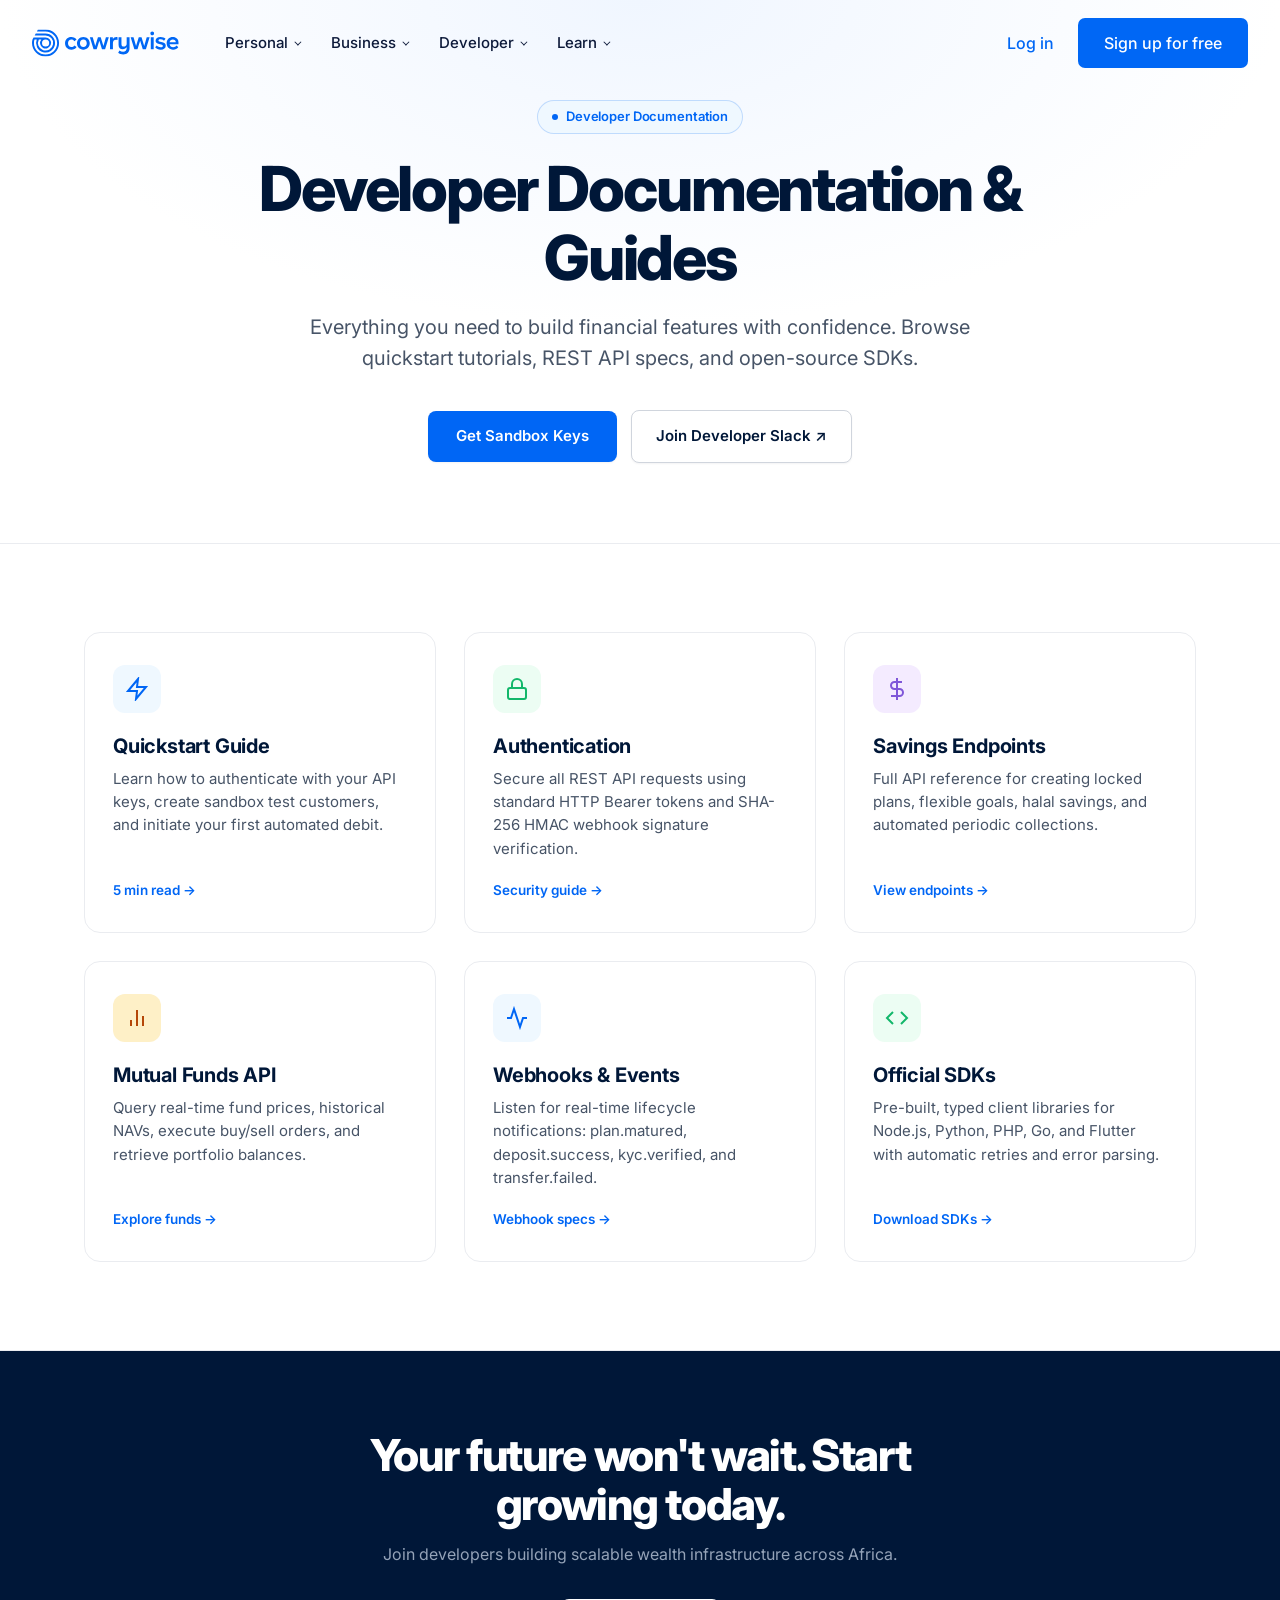
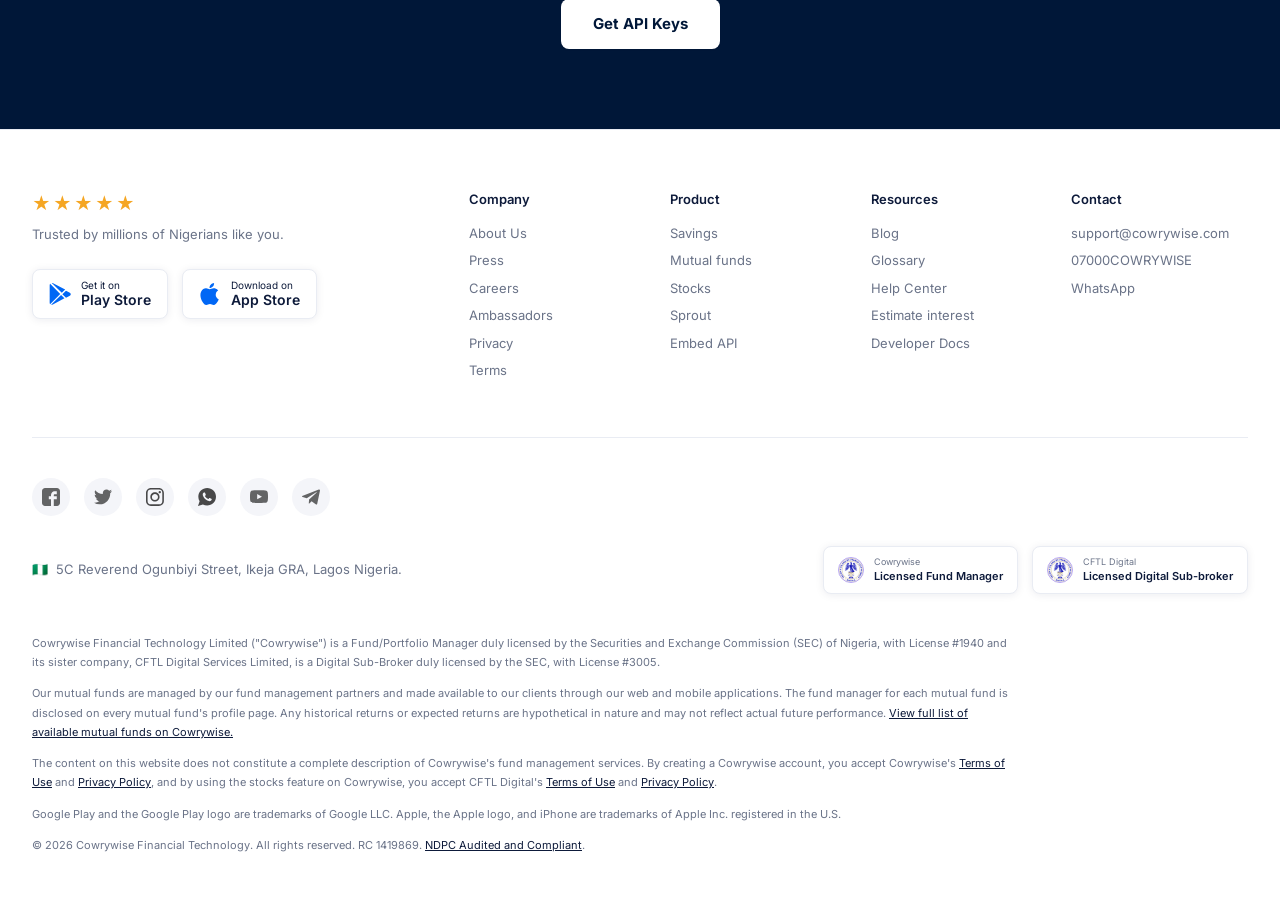
<file: developers.html>
<!DOCTYPE html>
<html lang="en">
  <head>
    <meta charset="UTF-8" />
    <meta name="viewport" content="width=device-width, initial-scale=1.0" />
    <title>Developer Documentation & API Guides | Cowrywise</title>
    <meta
      name="description"
      content="Comprehensive developer documentation, API references, sandbox credentials, and SDK guides for integrating Cowrywise Embed."
    />
    <link rel="preconnect" href="https://fonts.googleapis.com" />
    <link rel="preconnect" href="https://fonts.gstatic.com" crossorigin />
    <link
      href="https://fonts.googleapis.com/css2?family=Inter:wght@300;400;500;600;700;800&display=swap"
      rel="stylesheet"
    />
    <link rel="stylesheet" href="style.css" />
    <link rel="stylesheet" href="pages.css" />
  </head>
  <body>
    <!-- NAVBAR -->
    <header class="nav">
      <div class="wrap nav-in">
        <a href="index.html" class="logo" aria-label="Cowrywise Homepage">
          <img
            src="images/logo.svg"
            alt="Cowrywise"
            class="logo-img"
            onerror="this.style.display='none'; this.nextElementSibling.style.display='inline-flex';"
          />
          <span class="logo-fallback" style="display: none;">
            <span class="logo-mark"></span>cowrywise
          </span>
        </a>
        <nav class="menu-bar" aria-label="Main navigation">
          <div class="has-menu">
            <a href="save.html" class="nav-link">Personal <i class="chev"></i></a>
            <div class="drop">
              <a href="save.html"
                ><b>Savings</b><span>Save and earn amazing returns</span></a
              >
              <a href="mutual-funds.html"
                ><b>Mutual Funds</b><span>Grow your wealth without chasing charts</span></a
              >
              <a href="stocks.html"
                ><b>Stocks</b><span>Own a slice of Nigeria's top companies</span></a
              >
              <div class="drop-divider"></div>
              <a href="index.html#sec-calc-title" class="drop-sub"
                ><b>Estimate your returns &nearr;</b><span>Calculate potential gains</span></a
              >
              <a href="mutual-funds.html#risk-assessment" class="drop-sub"
                ><b>Risk assessment &nearr;</b><span>Find your investor profile</span></a
              >
            </div>
          </div>
          <div class="has-menu">
            <a href="sprout.html" class="nav-link">Business <i class="chev"></i></a>
            <div class="drop">
              <a href="sprout.html"
                ><b>Sprout</b><span>Put your business idle cash to work</span></a
              >
            </div>
          </div>
          <div class="has-menu">
            <a href="embed.html" class="nav-link active">Developer <i class="chev"></i></a>
            <div class="drop">
              <a href="embed.html"
                ><b>Embed</b><span>Offer investment services in your app</span></a
              >
              <a href="developers.html"
                ><b>Docs</b><span>Read how to integrate the Embed API</span></a
              >
              <div class="drop-divider"></div>
              <a href="https://embedbycowrywise.slack.com/" target="_blank" rel="noopener noreferrer" class="drop-sub"
                ><b>Slack Community &nearr;</b><span>Join developers building on Cowrywise</span></a
              >
            </div>
          </div>
          <div class="has-menu">
            <a href="learn.html" class="nav-link">Learn <i class="chev"></i></a>
            <div class="drop">
              <a href="learn.html"
                ><b>Glossary</b><span>Learn from a curation of simple money terms</span></a
              >
              <a href="blog.html"
                ><b>Blog</b><span>Announcements, articles and stories</span></a
              >
              <a href="learn.html#faq"
                ><b>Help Center</b><span>Everything you need to use Cowrywise</span></a
              >
            </div>
          </div>
        </nav>
        <div class="nav-cta" id="nav-cta">
          <a href="login.html" class="login">Log in</a>
          <a href="signup.html" class="btn">Sign up for free</a>
        </div>
        <button
          class="nav-toggle"
          id="nav-toggle"
          type="button"
          aria-label="Toggle navigation menu"
          aria-expanded="false"
        >
          <span></span><span></span><span></span>
        </button>
      </div>
    </header>

    <!-- MOBILE NAVIGATION DRAWER -->
    <div class="mobile-nav" id="mobile-nav" aria-hidden="true">
      <div class="mobile-nav-backdrop" id="mobile-nav-backdrop"></div>
      <div class="mobile-nav-panel">
        <div class="mobile-nav-header">
          <a href="index.html" class="logo">
            <img src="images/logo.svg" alt="Cowrywise" class="logo-img" />
          </a>
          <button
            class="mobile-nav-close"
            id="mobile-nav-close"
            type="button"
            aria-label="Close navigation menu"
          >
            &times;
          </button>
        </div>
        <div class="mobile-nav-body">
          <div class="m-group">
            <button class="m-trigger" type="button">
              <span>Personal</span><i class="m-chev"></i>
            </button>
            <div class="m-content">
              <a href="save.html">Savings</a>
              <a href="mutual-funds.html">Mutual Funds</a>
              <a href="stocks.html">Stocks</a>
              <a href="mutual-funds.html#risk-assessment">Risk Assessment</a>
            </div>
          </div>
          <div class="m-group">
            <button class="m-trigger" type="button">
              <span>Business</span><i class="m-chev"></i>
            </button>
            <div class="m-content">
              <a href="sprout.html">Sprout (Corporate Treasury)</a>
            </div>
          </div>
          <div class="m-group active">
            <button class="m-trigger" type="button">
              <span>Developer</span><i class="m-chev"></i>
            </button>
            <div class="m-content">
              <a href="embed.html">Embed API</a>
              <a href="developers.html">Developer Docs</a>
            </div>
          </div>
          <div class="m-group">
            <button class="m-trigger" type="button">
              <span>Learn</span><i class="m-chev"></i>
            </button>
            <div class="m-content">
              <a href="learn.html">Glossary</a>
              <a href="blog.html">Blog</a>
              <a href="learn.html#faq">Help Center</a>
            </div>
          </div>
        </div>
        <div class="mobile-nav-footer" id="mobile-nav-cta">
          <a href="login.html" class="btn btn-outline">Log in</a>
          <a href="signup.html" class="btn">Sign up for free</a>
        </div>
      </div>
    </div>

    <!-- MAIN CONTENT -->
    <main>
      <!-- HERO -->
      <section class="cw-hero">
        <div class="cw-wrap cw-hero-inner">
          <div class="cw-pill-badge">
            <span class="cw-pill-dot"></span>
            <span>Developer Documentation</span>
          </div>
          <h1 class="cw-hero-title">Developer Documentation & Guides</h1>
          <p class="cw-hero-subtitle">
            Everything you need to build financial features with confidence.
            Browse quickstart tutorials, REST API specs, and open-source SDKs.
          </p>
          <div class="cw-hero-actions">
            <a href="signup.html" class="cw-btn-primary">Get Sandbox Keys</a>
            <a href="https://embedbycowrywise.slack.com/" target="_blank" rel="noopener noreferrer" class="cw-btn-secondary">Join Developer Slack &nearr;</a>
          </div>
        </div>
      </section>

      <!-- DOCS OVERVIEW CARDS -->
      <section class="cw-section">
        <div class="cw-wrap">
          <div class="cw-grid-3">
            <div class="cw-card">
              <div class="cw-icon-box">
                <svg viewBox="0 0 24 24"><polygon points="13 2 3 14 12 14 11 22 21 10 12 10 13 2"></polygon></svg>
              </div>
              <h3>Quickstart Guide</h3>
              <p>Learn how to authenticate with your API keys, create sandbox test customers, and initiate your first automated debit.</p>
              <div class="cw-card-meta">5 min read &rarr;</div>
            </div>

            <div class="cw-card">
              <div class="cw-icon-box green">
                <svg viewBox="0 0 24 24"><rect x="3" y="11" width="18" height="11" rx="2" ry="2"></rect><path d="M7 11V7a5 5 0 0 1 10 0v4"></path></svg>
              </div>
              <h3>Authentication</h3>
              <p>Secure all REST API requests using standard HTTP Bearer tokens and SHA-256 HMAC webhook signature verification.</p>
              <div class="cw-card-meta">Security guide &rarr;</div>
            </div>

            <div class="cw-card">
              <div class="cw-icon-box purple">
                <svg viewBox="0 0 24 24"><line x1="12" y1="1" x2="12" y2="23"></line><path d="M17 5H9.5a3.5 3.5 0 0 0 0 7h5a3.5 3.5 0 0 1 0 7H6"></path></svg>
              </div>
              <h3>Savings Endpoints</h3>
              <p>Full API reference for creating locked plans, flexible goals, halal savings, and automated periodic collections.</p>
              <div class="cw-card-meta">View endpoints &rarr;</div>
            </div>

            <div class="cw-card">
              <div class="cw-icon-box amber">
                <svg viewBox="0 0 24 24"><line x1="18" y1="20" x2="18" y2="10"></line><line x1="12" y1="20" x2="12" y2="4"></line><line x1="6" y1="20" x2="6" y2="14"></line></svg>
              </div>
              <h3>Mutual Funds API</h3>
              <p>Query real-time fund prices, historical NAVs, execute buy/sell orders, and retrieve portfolio balances.</p>
              <div class="cw-card-meta">Explore funds &rarr;</div>
            </div>

            <div class="cw-card">
              <div class="cw-icon-box">
                <svg viewBox="0 0 24 24"><path d="M22 12h-4l-3 9L9 3l-3 9H2"></path></svg>
              </div>
              <h3>Webhooks & Events</h3>
              <p>Listen for real-time lifecycle notifications: plan.matured, deposit.success, kyc.verified, and transfer.failed.</p>
              <div class="cw-card-meta">Webhook specs &rarr;</div>
            </div>

            <div class="cw-card">
              <div class="cw-icon-box green">
                <svg viewBox="0 0 24 24"><polyline points="16 18 22 12 16 6"></polyline><polyline points="8 6 2 12 8 18"></polyline></svg>
              </div>
              <h3>Official SDKs</h3>
              <p>Pre-built, typed client libraries for Node.js, Python, PHP, Go, and Flutter with automatic retries and error parsing.</p>
              <div class="cw-card-meta">Download SDKs &rarr;</div>
            </div>
          </div>
        </div>
      </section>

      <!-- SIGNATURE BOTTOM CTA BANNER -->
      <section class="cw-bottom-cta">
        <div class="cw-wrap cw-bottom-cta-inner">
          <h2>Your future won't wait. Start growing today.</h2>
          <p>
            Join developers building scalable wealth infrastructure across Africa.
          </p>
          <div class="cw-bottom-cta-actions">
            <a href="signup.html" class="cw-btn-primary" style="background: #ffffff; color: #001738; padding: 14px 32px; font-weight: 700;">
              Get API Keys
            </a>
          </div>
        </div>
      </section>
    </main>

    <!-- FOOTER -->
        <footer class="foot">
      <div class="wrap">
        <div class="f-top">
          <div>
            <div class="stars" aria-label="5 out of 5 stars">&#9733;&#9733;&#9733;&#9733;&#9733;</div>
            <p>Trusted by millions of Nigerians like you.</p>
            <div class="stores">
              <a
                href="https://cwry.se/app"
                target="_blank"
                rel="noopener noreferrer"
                class="store"
              >
                <img
                  src="images/icon-googleplay.svg"
                  alt="Google Play icon"
                  class="store-icon"
                />
                <span>Get it on<strong>Play Store</strong></span>
              </a>
              <a
                href="https://cwry.se/app"
                target="_blank"
                rel="noopener noreferrer"
                class="store"
              >
                <img
                  src="images/icon-apple.svg"
                  alt="Apple icon"
                  class="store-icon"
                />
                <span>Download on<strong>App Store</strong></span>
              </a>
            </div>
          </div>
          <div class="f-cols">
            <div>
              <h5>Company</h5>
              <a href="#">About Us</a>
              <a href="#">Press</a>
              <a href="#">Careers</a>
              <a href="#">Ambassadors</a>
              <a href="#">Privacy</a>
              <a href="#">Terms</a>
            </div>
            <div>
              <h5>Product</h5>
              <a href="save.html">Savings</a>
              <a href="mutual-funds.html">Mutual funds</a>
              <a href="stocks.html">Stocks</a>
              <a href="sprout.html">Sprout</a>
              <a href="embed.html">Embed API</a>
            </div>
            <div>
              <h5>Resources</h5>
              <a href="blog.html">Blog</a>
              <a href="learn.html">Glossary</a>
              <a href="learn.html#faq">Help Center</a>
              <a href="index.html#sec-calc-title">Estimate interest</a>
              <a href="developers.html">Developer Docs</a>
            </div>
            <div>
              <h5>Contact</h5>
              <a href="mailto:support@cowrywise.com">support@cowrywise.com</a>
              <a href="tel:07000269799473">07000COWRYWISE</a>
              <a href="https://wa.me/2349022979297" target="_blank" rel="noopener noreferrer">WhatsApp</a>
            </div>
          </div>
        </div>
        <div class="socials" aria-label="Social media channels">
          <a
            href="https://facebook.com/cowrywise"
            target="_blank"
            rel="noopener noreferrer"
            aria-label="Cowrywise on Facebook"
          >
            <img src="images/icon-facebook.svg" alt="Facebook" />
          </a>
          <a
            href="https://twitter.com/cowrywise"
            target="_blank"
            rel="noopener noreferrer"
            aria-label="Cowrywise on Twitter / X"
          >
            <img src="images/icon-twitter.svg" alt="Twitter" />
          </a>
          <a
            href="https://instagram.com/cowrywise"
            target="_blank"
            rel="noopener noreferrer"
            aria-label="Cowrywise on Instagram"
          >
            <img src="images/icon-instagram.svg" alt="Instagram" />
          </a>
          <a
            href="https://wa.me/2349022979297"
            target="_blank"
            rel="noopener noreferrer"
            aria-label="Cowrywise on WhatsApp"
          >
            <img src="images/icon-whatsapp.svg" alt="WhatsApp" />
          </a>
          <a
            href="https://www.youtube.com/channel/UCRApoo2RnIcX4ocFmKZwYSg"
            target="_blank"
            rel="noopener noreferrer"
            aria-label="Cowrywise on YouTube"
          >
            <img src="images/icon-youtube.svg" alt="YouTube" />
          </a>
          <a
            href="https://t.me/cowrywise"
            target="_blank"
            rel="noopener noreferrer"
            aria-label="Cowrywise on Telegram"
          >
            <img src="images/icon-telegram.svg" alt="Telegram" />
          </a>
        </div>
        <div class="f-mid">
          <span
            >&#127475;&#127468; &nbsp;5C Reverend Ogunbiyi Street, Ikeja GRA,
            Lagos Nigeria.</span
          >
          <div class="lics">
            <div class="lic">
              <i class="lic-badge"
                ><img src="images/imgi_12_sec.png" alt="SEC License"
              /></i>
              <span>Cowrywise<strong>Licensed Fund Manager</strong></span>
            </div>
            <div class="lic">
              <i class="lic-badge"
                ><img src="images/imgi_12_sec.png" alt="SEC License"
              /></i>
              <span
                >CFTL Digital<strong>Licensed Digital Sub-broker</strong></span
              >
            </div>
          </div>
        </div>
        <div class="legal">
          <p>
            Cowrywise Financial Technology Limited ("Cowrywise") is a
            Fund/Portfolio Manager duly licensed by the Securities and Exchange
            Commission (SEC) of Nigeria, with License #1940 and its sister
            company, CFTL Digital Services Limited, is a Digital Sub-Broker duly
            licensed by the SEC, with License #3005.
          </p>
          <p>
            Our mutual funds are managed by our fund management partners and
            made available to our clients through our web and mobile
            applications. The fund manager for each mutual fund is disclosed on
            every mutual fund's profile page. Any historical returns or expected
            returns are hypothetical in nature and may not reflect actual future
            performance.
            <a href="mutual-funds.html"
              >View full list of available mutual funds on Cowrywise.</a
            >
          </p>
          <p>
            The content on this website does not constitute a complete
            description of Cowrywise's fund management services. By creating a
            Cowrywise account, you accept Cowrywise's
            <a href="#">Terms of Use</a> and <a href="#">Privacy Policy</a>, and
            by using the stocks feature on Cowrywise, you accept CFTL Digital's
            <a href="#">Terms of Use</a> and <a href="#">Privacy Policy</a>.
          </p>
          <p>
            Google Play and the Google Play logo are trademarks of Google LLC.
            Apple, the Apple logo, and iPhone are trademarks of Apple Inc.
            registered in the U.S.
          </p>
          <p>
            &copy; 2026 Cowrywise Financial Technology. All rights reserved. RC
            1419869. <a href="#">NDPC Audited and Compliant</a>.
          </p>
        </div>
      </div>
    </footer>

    <script src="script.js"></script>
    <script src="pages.js"></script>
  </body>
</html>
</file>
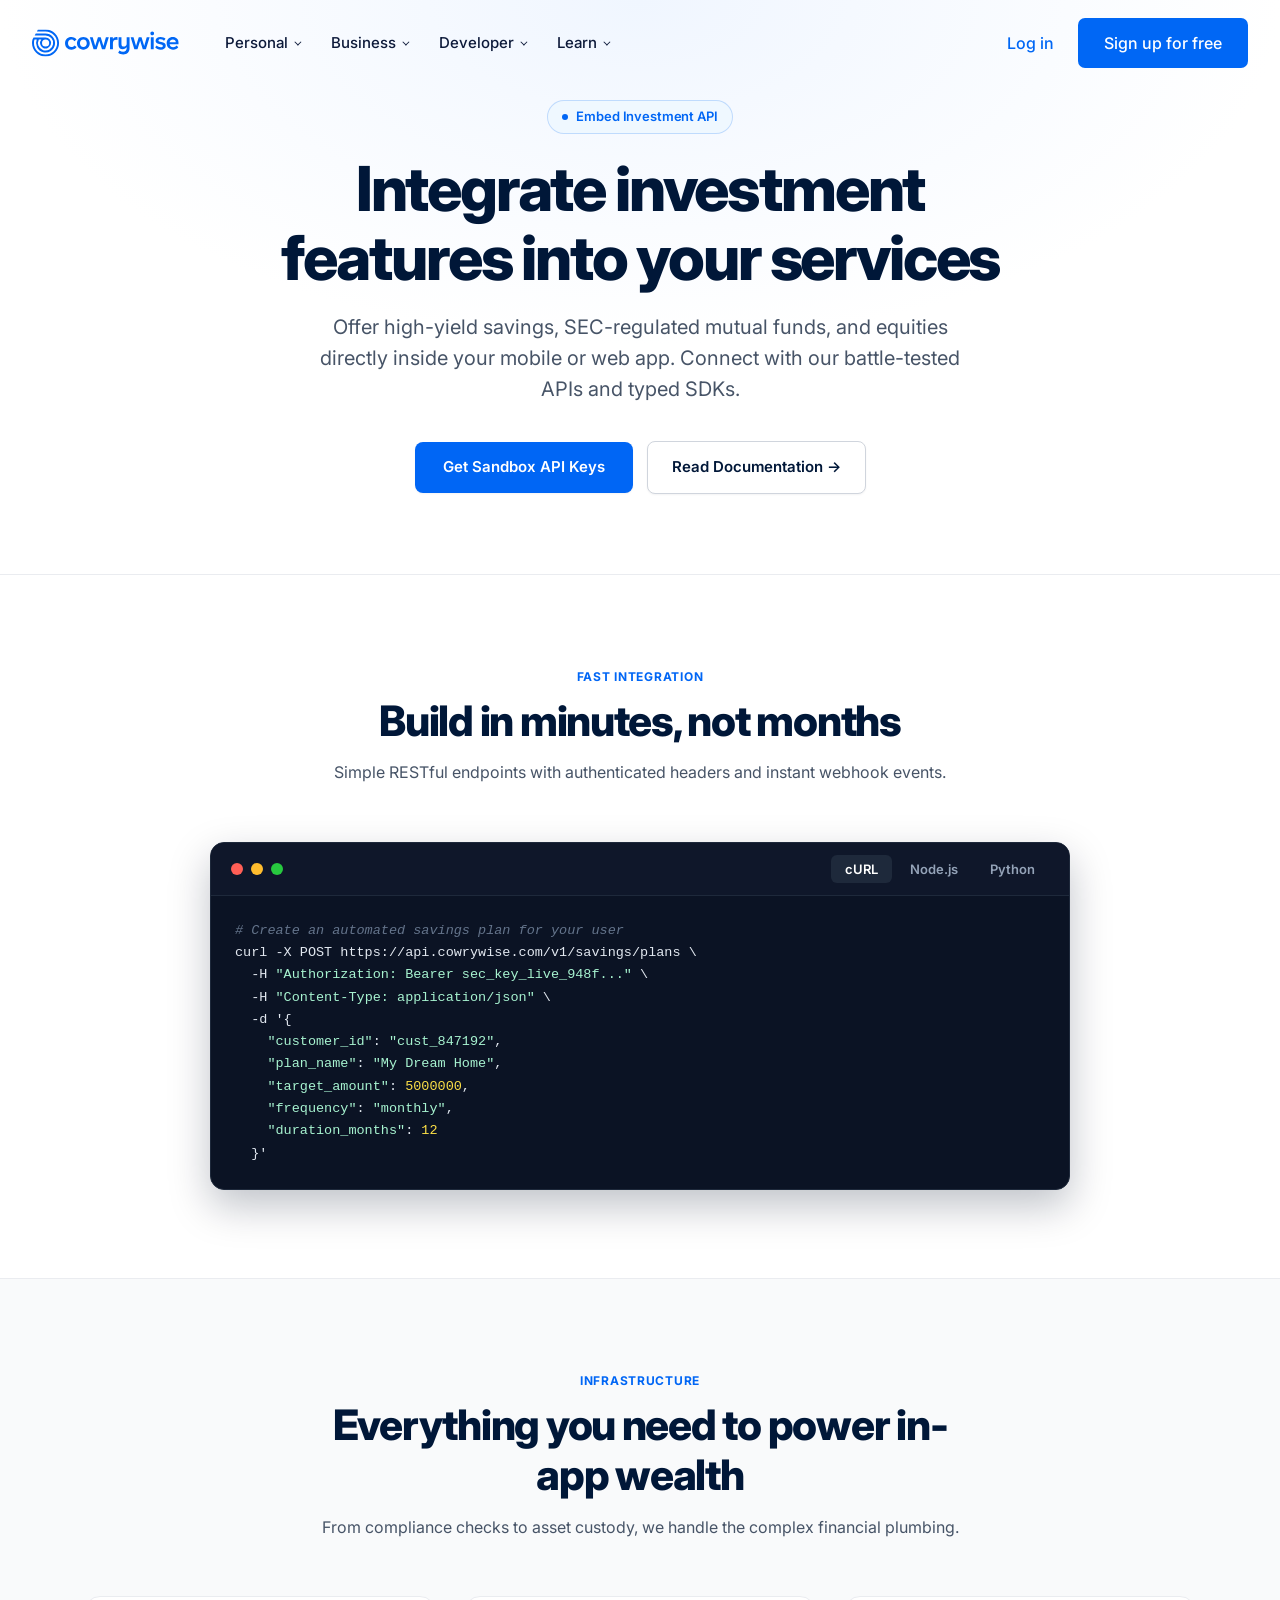
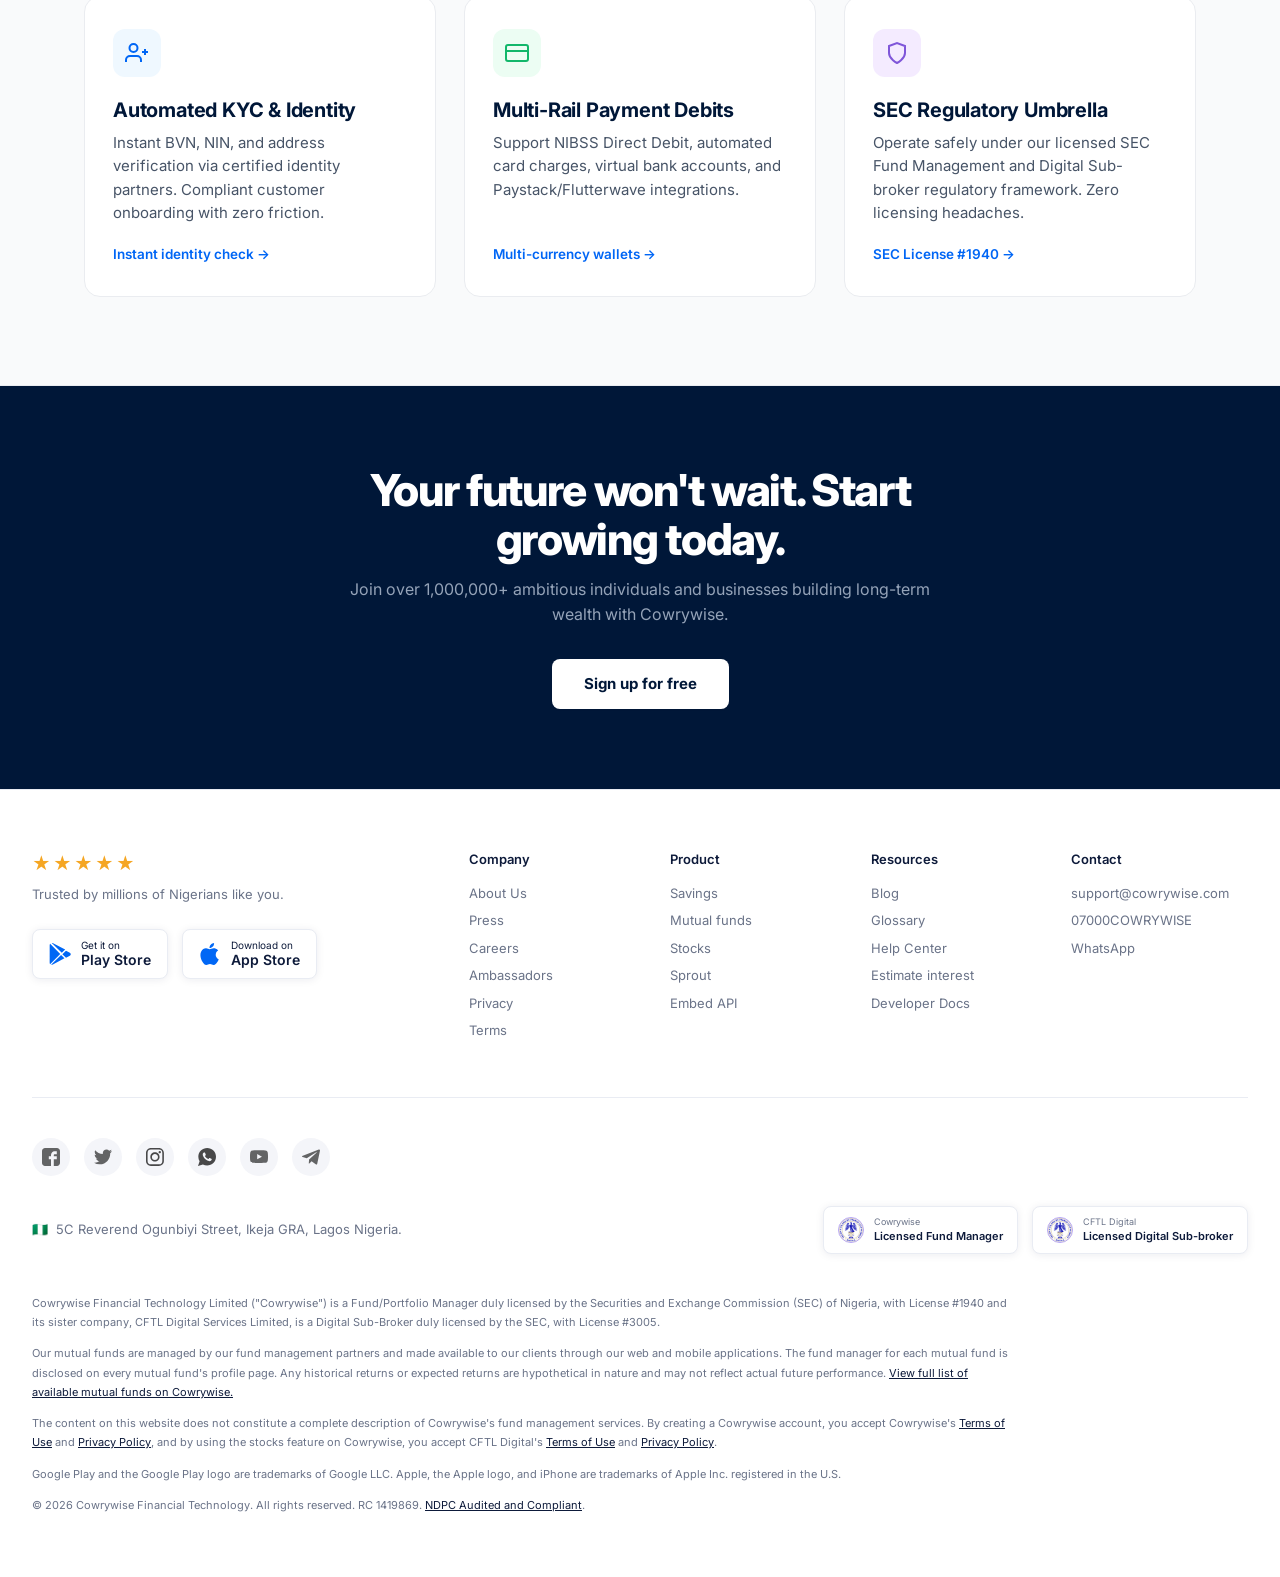
<file: embed.html>
<!DOCTYPE html>
<html lang="en">
  <head>
    <meta charset="UTF-8" />
    <meta name="viewport" content="width=device-width, initial-scale=1.0" />
    <title>Embed by Cowrywise - Integrate Investment Features into Your Services</title>
    <meta
      name="description"
      content="Embed API allows digital banks, fintechs, and apps to offer savings, mutual funds, and Nigerian stocks directly to their users with full regulatory compliance."
    />
    <link rel="preconnect" href="https://fonts.googleapis.com" />
    <link rel="preconnect" href="https://fonts.gstatic.com" crossorigin />
    <link
      href="https://fonts.googleapis.com/css2?family=Inter:wght@300;400;500;600;700;800&display=swap"
      rel="stylesheet"
    />
    <link rel="stylesheet" href="style.css" />
    <link rel="stylesheet" href="pages.css" />
  </head>
  <body>
    <!-- NAVBAR -->
    <header class="nav">
      <div class="wrap nav-in">
        <a href="index.html" class="logo" aria-label="Cowrywise Homepage">
          <img
            src="images/logo.svg"
            alt="Cowrywise"
            class="logo-img"
            onerror="this.style.display='none'; this.nextElementSibling.style.display='inline-flex';"
          />
          <span class="logo-fallback" style="display: none;">
            <span class="logo-mark"></span>cowrywise
          </span>
        </a>
        <nav class="menu-bar" aria-label="Main navigation">
          <div class="has-menu">
            <a href="save.html" class="nav-link">Personal <i class="chev"></i></a>
            <div class="drop">
              <a href="save.html"
                ><b>Savings</b><span>Save and earn amazing returns</span></a
              >
              <a href="mutual-funds.html"
                ><b>Mutual Funds</b><span>Grow your wealth without chasing charts</span></a
              >
              <a href="stocks.html"
                ><b>Stocks</b><span>Own a slice of Nigeria's top companies</span></a
              >
              <div class="drop-divider"></div>
              <a href="index.html#sec-calc-title" class="drop-sub"
                ><b>Estimate your returns &nearr;</b><span>Calculate potential gains</span></a
              >
              <a href="mutual-funds.html#risk-assessment" class="drop-sub"
                ><b>Risk assessment &nearr;</b><span>Find your investor profile</span></a
              >
            </div>
          </div>
          <div class="has-menu">
            <a href="sprout.html" class="nav-link">Business <i class="chev"></i></a>
            <div class="drop">
              <a href="sprout.html"
                ><b>Sprout</b><span>Put your business idle cash to work</span></a
              >
            </div>
          </div>
          <div class="has-menu">
            <a href="embed.html" class="nav-link active">Developer <i class="chev"></i></a>
            <div class="drop">
              <a href="embed.html"
                ><b>Embed</b><span>Offer investment services in your app</span></a
              >
              <a href="developers.html"
                ><b>Docs</b><span>Read how to integrate the Embed API</span></a
              >
              <div class="drop-divider"></div>
              <a href="https://embedbycowrywise.slack.com/" target="_blank" rel="noopener noreferrer" class="drop-sub"
                ><b>Slack Community &nearr;</b><span>Join developers building on Cowrywise</span></a
              >
            </div>
          </div>
          <div class="has-menu">
            <a href="learn.html" class="nav-link">Learn <i class="chev"></i></a>
            <div class="drop">
              <a href="learn.html"
                ><b>Glossary</b><span>Learn from a curation of simple money terms</span></a
              >
              <a href="blog.html"
                ><b>Blog</b><span>Announcements, articles and stories</span></a
              >
              <a href="learn.html#faq"
                ><b>Help Center</b><span>Everything you need to use Cowrywise</span></a
              >
            </div>
          </div>
        </nav>
        <div class="nav-cta" id="nav-cta">
          <a href="login.html" class="login">Log in</a>
          <a href="signup.html" class="btn">Sign up for free</a>
        </div>
        <button
          class="nav-toggle"
          id="nav-toggle"
          type="button"
          aria-label="Toggle navigation menu"
          aria-expanded="false"
        >
          <span></span><span></span><span></span>
        </button>
      </div>
    </header>

    <!-- MOBILE NAVIGATION DRAWER -->
    <div class="mobile-nav" id="mobile-nav" aria-hidden="true">
      <div class="mobile-nav-backdrop" id="mobile-nav-backdrop"></div>
      <div class="mobile-nav-panel">
        <div class="mobile-nav-header">
          <a href="index.html" class="logo">
            <img src="images/logo.svg" alt="Cowrywise" class="logo-img" />
          </a>
          <button
            class="mobile-nav-close"
            id="mobile-nav-close"
            type="button"
            aria-label="Close navigation menu"
          >
            &times;
          </button>
        </div>
        <div class="mobile-nav-body">
          <div class="m-group">
            <button class="m-trigger" type="button">
              <span>Personal</span><i class="m-chev"></i>
            </button>
            <div class="m-content">
              <a href="save.html">Savings</a>
              <a href="mutual-funds.html">Mutual Funds</a>
              <a href="stocks.html">Stocks</a>
              <a href="mutual-funds.html#risk-assessment">Risk Assessment</a>
            </div>
          </div>
          <div class="m-group">
            <button class="m-trigger" type="button">
              <span>Business</span><i class="m-chev"></i>
            </button>
            <div class="m-content">
              <a href="sprout.html">Sprout (Corporate Treasury)</a>
            </div>
          </div>
          <div class="m-group active">
            <button class="m-trigger" type="button">
              <span>Developer</span><i class="m-chev"></i>
            </button>
            <div class="m-content">
              <a href="embed.html">Embed API</a>
              <a href="developers.html">Developer Docs</a>
            </div>
          </div>
          <div class="m-group">
            <button class="m-trigger" type="button">
              <span>Learn</span><i class="m-chev"></i>
            </button>
            <div class="m-content">
              <a href="learn.html">Glossary</a>
              <a href="blog.html">Blog</a>
              <a href="learn.html#faq">Help Center</a>
            </div>
          </div>
        </div>
        <div class="mobile-nav-footer" id="mobile-nav-cta">
          <a href="login.html" class="btn btn-outline">Log in</a>
          <a href="signup.html" class="btn">Sign up for free</a>
        </div>
      </div>
    </div>

    <!-- MAIN CONTENT -->
    <main>
      <!-- HERO -->
      <section class="cw-hero">
        <div class="cw-wrap cw-hero-inner">
          <div class="cw-pill-badge">
            <span class="cw-pill-dot"></span>
            <span>Embed Investment API</span>
          </div>
          <h1 class="cw-hero-title">Integrate investment features into your services</h1>
          <p class="cw-hero-subtitle">
            Offer high-yield savings, SEC-regulated mutual funds, and equities directly inside your
            mobile or web app. Connect with our battle-tested APIs and typed SDKs.
          </p>
          <div class="cw-hero-actions">
            <a href="signup.html" class="cw-btn-primary">Get Sandbox API Keys</a>
            <a href="developers.html" class="cw-btn-secondary">Read Documentation &rarr;</a>
          </div>
        </div>
      </section>

      <!-- CODE TERMINAL SECTION -->
      <section class="cw-section">
        <div class="cw-wrap">
          <div class="cw-section-head">
            <span class="cw-tag">Fast Integration</span>
            <h2>Build in minutes, not months</h2>
            <p>Simple RESTful endpoints with authenticated headers and instant webhook events.</p>
          </div>

          <div class="code-terminal" style="max-width: 860px; margin: 0 auto;">
            <div class="terminal-header">
              <div class="terminal-dots">
                <span class="dot red"></span>
                <span class="dot yellow"></span>
                <span class="dot green"></span>
              </div>
              <div class="terminal-tabs">
                <button type="button" class="terminal-tab active" data-lang="curl">cURL</button>
                <button type="button" class="terminal-tab" data-lang="node">Node.js</button>
                <button type="button" class="terminal-tab" data-lang="python">Python</button>
              </div>
            </div>

            <!-- cURL Snippet -->
            <pre class="terminal-body terminal-snippet" data-lang="curl"><code><span class="token-comment"># Create an automated savings plan for your user</span>
curl -X POST https://api.cowrywise.com/v1/savings/plans \
  -H <span class="token-string">"Authorization: Bearer sec_key_live_948f..."</span> \
  -H <span class="token-string">"Content-Type: application/json"</span> \
  -d '{
    <span class="token-string">"customer_id"</span>: <span class="token-string">"cust_847192"</span>,
    <span class="token-string">"plan_name"</span>: <span class="token-string">"My Dream Home"</span>,
    <span class="token-string">"target_amount"</span>: <span class="token-number">5000000</span>,
    <span class="token-string">"frequency"</span>: <span class="token-string">"monthly"</span>,
    <span class="token-string">"duration_months"</span>: <span class="token-number">12</span>
  }'</code></pre>

            <!-- Node.js Snippet -->
            <pre class="terminal-body terminal-snippet" data-lang="node" style="display: none;"><code><span class="token-keyword">import</span> { CowrywiseClient } <span class="token-keyword">from</span> <span class="token-string">'@cowrywise/embed-sdk'</span>;

<span class="token-keyword">const</span> cowry = <span class="token-keyword">new</span> CowrywiseClient({ apiKey: process.env.COWRYWISE_SECRET_KEY });

<span class="token-keyword">const</span> plan = <span class="token-keyword">await</span> cowry.savings.createPlan({
  customerId: <span class="token-string">'cust_847192'</span>,
  planName: <span class="token-string">'My Dream Home'</span>,
  targetAmount: <span class="token-number">5000000</span>,
  frequency: <span class="token-string">'monthly'</span>,
  durationMonths: <span class="token-number">12</span>
});

console.log(<span class="token-string">'Plan created successfully:'</span>, plan.id);</code></pre>

            <!-- Python Snippet -->
            <pre class="terminal-body terminal-snippet" data-lang="python" style="display: none;"><code><span class="token-keyword">from</span> cowrywise <span class="token-keyword">import</span> Client

client = Client(api_key=<span class="token-string">"sec_key_live_948f..."</span>)

plan = client.savings.create_plan(
    customer_id=<span class="token-string">"cust_847192"</span>,
    plan_name=<span class="token-string">"My Dream Home"</span>,
    target_amount=<span class="token-number">5000000</span>,
    frequency=<span class="token-string">"monthly"</span>,
    duration_months=<span class="token-number">12</span>
)

print(f<span class="token-string">"Created Plan: {plan.id} with status {plan.status}"</span>)</code></pre>
          </div>
        </div>
      </section>

      <!-- CORE CAPABILITIES (NO EMOJIS, CLEAN SVGS) -->
      <section class="cw-section bg-alt">
        <div class="cw-wrap">
          <div class="cw-section-head">
            <span class="cw-tag">Infrastructure</span>
            <h2>Everything you need to power in-app wealth</h2>
            <p>From compliance checks to asset custody, we handle the complex financial plumbing.</p>
          </div>

          <div class="cw-grid-3">
            <div class="cw-card">
              <div class="cw-icon-box">
                <svg viewBox="0 0 24 24"><path d="M16 21v-2a4 4 0 0 0-4-4H5a4 4 0 0 0-4 4v2"></path><circle cx="8.5" cy="7" r="4"></circle><line x1="20" y1="8" x2="20" y2="14"></line><line x1="23" y1="11" x2="17" y2="11"></line></svg>
              </div>
              <h3>Automated KYC & Identity</h3>
              <p>Instant BVN, NIN, and address verification via certified identity partners. Compliant customer onboarding with zero friction.</p>
              <div class="cw-card-meta">Instant identity check &rarr;</div>
            </div>

            <div class="cw-card">
              <div class="cw-icon-box green">
                <svg viewBox="0 0 24 24"><rect x="1" y="4" width="22" height="16" rx="2" ry="2"></rect><line x1="1" y1="10" x2="23" y2="10"></line></svg>
              </div>
              <h3>Multi-Rail Payment Debits</h3>
              <p>Support NIBSS Direct Debit, automated card charges, virtual bank accounts, and Paystack/Flutterwave integrations.</p>
              <div class="cw-card-meta">Multi-currency wallets &rarr;</div>
            </div>

            <div class="cw-card">
              <div class="cw-icon-box purple">
                <svg viewBox="0 0 24 24"><path d="M12 22s8-4 8-10V5l-8-3-8 3v7c0 6 8 10 8 10z"></path></svg>
              </div>
              <h3>SEC Regulatory Umbrella</h3>
              <p>Operate safely under our licensed SEC Fund Management and Digital Sub-broker regulatory framework. Zero licensing headaches.</p>
              <div class="cw-card-meta">SEC License #1940 &rarr;</div>
            </div>
          </div>
        </div>
      </section>

      <!-- SIGNATURE BOTTOM CTA BANNER -->
      <section class="cw-bottom-cta">
        <div class="cw-wrap cw-bottom-cta-inner">
          <h2>Your future won't wait. Start growing today.</h2>
          <p>
            Join over 1,000,000+ ambitious individuals and businesses building long-term wealth with Cowrywise.
          </p>
          <div class="cw-bottom-cta-actions">
            <a href="signup.html" class="cw-btn-primary" style="background: #ffffff; color: #001738; padding: 14px 32px; font-weight: 700;">
              Sign up for free
            </a>
          </div>
        </div>
      </section>
    </main>

    <!-- FOOTER -->
        <footer class="foot">
      <div class="wrap">
        <div class="f-top">
          <div>
            <div class="stars" aria-label="5 out of 5 stars">&#9733;&#9733;&#9733;&#9733;&#9733;</div>
            <p>Trusted by millions of Nigerians like you.</p>
            <div class="stores">
              <a
                href="https://cwry.se/app"
                target="_blank"
                rel="noopener noreferrer"
                class="store"
              >
                <img
                  src="images/icon-googleplay.svg"
                  alt="Google Play icon"
                  class="store-icon"
                />
                <span>Get it on<strong>Play Store</strong></span>
              </a>
              <a
                href="https://cwry.se/app"
                target="_blank"
                rel="noopener noreferrer"
                class="store"
              >
                <img
                  src="images/icon-apple.svg"
                  alt="Apple icon"
                  class="store-icon"
                />
                <span>Download on<strong>App Store</strong></span>
              </a>
            </div>
          </div>
          <div class="f-cols">
            <div>
              <h5>Company</h5>
              <a href="#">About Us</a>
              <a href="#">Press</a>
              <a href="#">Careers</a>
              <a href="#">Ambassadors</a>
              <a href="#">Privacy</a>
              <a href="#">Terms</a>
            </div>
            <div>
              <h5>Product</h5>
              <a href="save.html">Savings</a>
              <a href="mutual-funds.html">Mutual funds</a>
              <a href="stocks.html">Stocks</a>
              <a href="sprout.html">Sprout</a>
              <a href="embed.html">Embed API</a>
            </div>
            <div>
              <h5>Resources</h5>
              <a href="blog.html">Blog</a>
              <a href="learn.html">Glossary</a>
              <a href="learn.html#faq">Help Center</a>
              <a href="index.html#sec-calc-title">Estimate interest</a>
              <a href="developers.html">Developer Docs</a>
            </div>
            <div>
              <h5>Contact</h5>
              <a href="mailto:support@cowrywise.com">support@cowrywise.com</a>
              <a href="tel:07000269799473">07000COWRYWISE</a>
              <a href="https://wa.me/2349022979297" target="_blank" rel="noopener noreferrer">WhatsApp</a>
            </div>
          </div>
        </div>
        <div class="socials" aria-label="Social media channels">
          <a
            href="https://facebook.com/cowrywise"
            target="_blank"
            rel="noopener noreferrer"
            aria-label="Cowrywise on Facebook"
          >
            <img src="images/icon-facebook.svg" alt="Facebook" />
          </a>
          <a
            href="https://twitter.com/cowrywise"
            target="_blank"
            rel="noopener noreferrer"
            aria-label="Cowrywise on Twitter / X"
          >
            <img src="images/icon-twitter.svg" alt="Twitter" />
          </a>
          <a
            href="https://instagram.com/cowrywise"
            target="_blank"
            rel="noopener noreferrer"
            aria-label="Cowrywise on Instagram"
          >
            <img src="images/icon-instagram.svg" alt="Instagram" />
          </a>
          <a
            href="https://wa.me/2349022979297"
            target="_blank"
            rel="noopener noreferrer"
            aria-label="Cowrywise on WhatsApp"
          >
            <img src="images/icon-whatsapp.svg" alt="WhatsApp" />
          </a>
          <a
            href="https://www.youtube.com/channel/UCRApoo2RnIcX4ocFmKZwYSg"
            target="_blank"
            rel="noopener noreferrer"
            aria-label="Cowrywise on YouTube"
          >
            <img src="images/icon-youtube.svg" alt="YouTube" />
          </a>
          <a
            href="https://t.me/cowrywise"
            target="_blank"
            rel="noopener noreferrer"
            aria-label="Cowrywise on Telegram"
          >
            <img src="images/icon-telegram.svg" alt="Telegram" />
          </a>
        </div>
        <div class="f-mid">
          <span
            >&#127475;&#127468; &nbsp;5C Reverend Ogunbiyi Street, Ikeja GRA,
            Lagos Nigeria.</span
          >
          <div class="lics">
            <div class="lic">
              <i class="lic-badge"
                ><img src="images/imgi_12_sec.png" alt="SEC License"
              /></i>
              <span>Cowrywise<strong>Licensed Fund Manager</strong></span>
            </div>
            <div class="lic">
              <i class="lic-badge"
                ><img src="images/imgi_12_sec.png" alt="SEC License"
              /></i>
              <span
                >CFTL Digital<strong>Licensed Digital Sub-broker</strong></span
              >
            </div>
          </div>
        </div>
        <div class="legal">
          <p>
            Cowrywise Financial Technology Limited ("Cowrywise") is a
            Fund/Portfolio Manager duly licensed by the Securities and Exchange
            Commission (SEC) of Nigeria, with License #1940 and its sister
            company, CFTL Digital Services Limited, is a Digital Sub-Broker duly
            licensed by the SEC, with License #3005.
          </p>
          <p>
            Our mutual funds are managed by our fund management partners and
            made available to our clients through our web and mobile
            applications. The fund manager for each mutual fund is disclosed on
            every mutual fund's profile page. Any historical returns or expected
            returns are hypothetical in nature and may not reflect actual future
            performance.
            <a href="mutual-funds.html"
              >View full list of available mutual funds on Cowrywise.</a
            >
          </p>
          <p>
            The content on this website does not constitute a complete
            description of Cowrywise's fund management services. By creating a
            Cowrywise account, you accept Cowrywise's
            <a href="#">Terms of Use</a> and <a href="#">Privacy Policy</a>, and
            by using the stocks feature on Cowrywise, you accept CFTL Digital's
            <a href="#">Terms of Use</a> and <a href="#">Privacy Policy</a>.
          </p>
          <p>
            Google Play and the Google Play logo are trademarks of Google LLC.
            Apple, the Apple logo, and iPhone are trademarks of Apple Inc.
            registered in the U.S.
          </p>
          <p>
            &copy; 2026 Cowrywise Financial Technology. All rights reserved. RC
            1419869. <a href="#">NDPC Audited and Compliant</a>.
          </p>
        </div>
      </div>
    </footer>

    <script src="script.js"></script>
    <script src="pages.js"></script>
  </body>
</html>
</file>
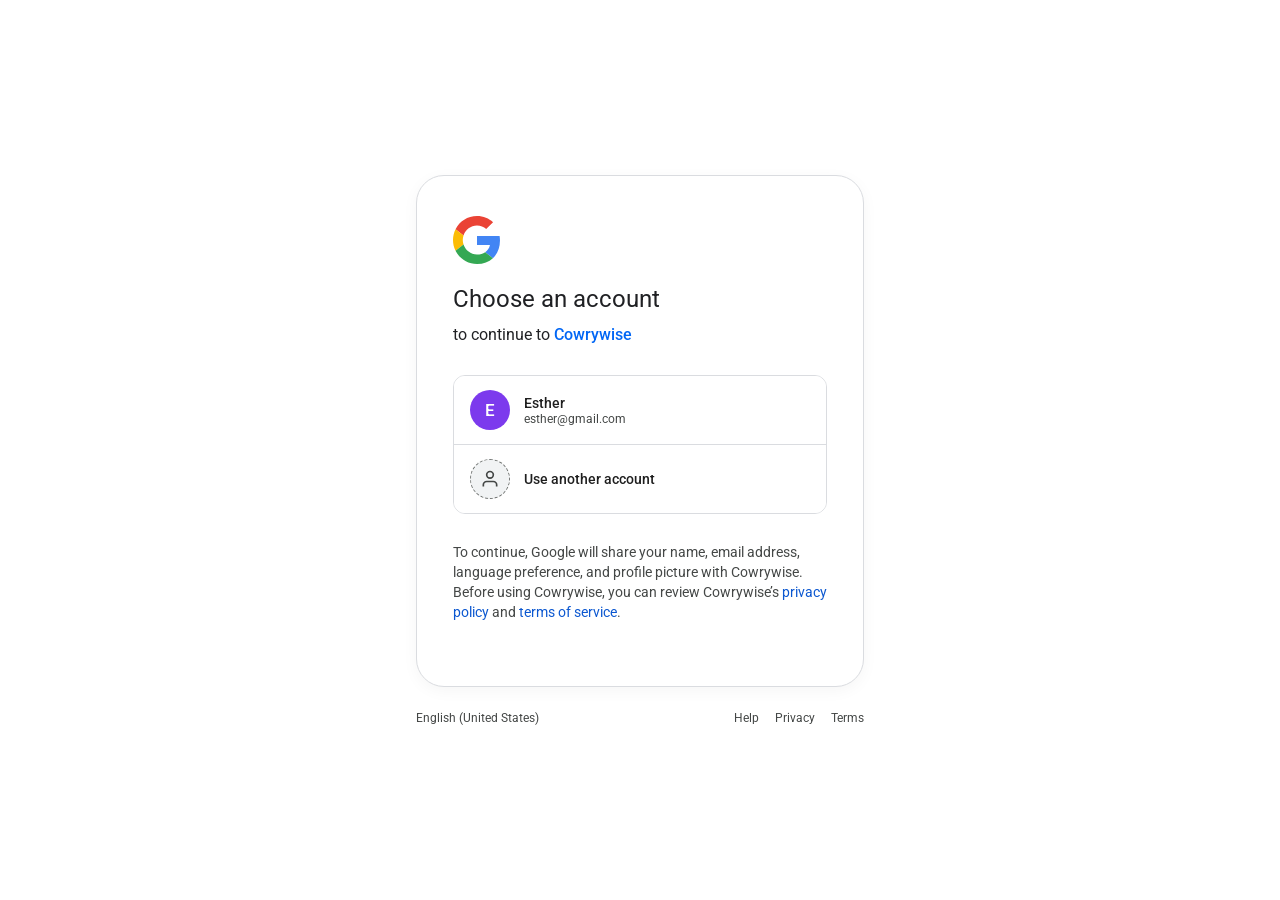
<file: google-auth.html>
<!DOCTYPE html>
<html lang="en">
  <head>
    <meta charset="UTF-8" />
    <meta name="viewport" content="width=device-width, initial-scale=1.0" />
    <title>Sign in - Google Accounts</title>
    <link rel="preconnect" href="https://fonts.googleapis.com" />
    <link rel="preconnect" href="https://fonts.gstatic.com" crossorigin />
    <link
      href="https://fonts.googleapis.com/css2?family=Roboto:wght@300;400;500;700&display=swap"
      rel="stylesheet"
    />
    <style>
      * {
        box-sizing: border-box;
        margin: 0;
        padding: 0;
      }

      body {
        font-family: 'Roboto', -apple-system, BlinkMacSystemFont, 'Segoe UI', Arial, sans-serif;
        background-color: #ffffff;
        color: #202124;
        min-height: 100vh;
        display: flex;
        flex-direction: column;
        align-items: center;
        justify-content: center;
        padding: 24px;
        -webkit-font-smoothing: antialiased;
      }

      .google-container {
        width: 100%;
        max-width: 448px;
        border: 1px solid #dadce0;
        border-radius: 28px;
        padding: 40px 36px 36px;
        position: relative;
        overflow: hidden;
        background: #ffffff;
        box-shadow: 0 4px 16px rgba(0, 0, 0, 0.04);
      }

      /* Animated Top Google Progress Bar */
      .g-progress-bar {
        position: absolute;
        top: 0;
        left: 0;
        right: 0;
        height: 4px;
        background: #e8eaed;
        overflow: hidden;
        display: none;
      }

      .g-progress-bar.active {
        display: block;
      }

      .g-progress-indicator {
        position: absolute;
        top: 0;
        bottom: 0;
        width: 100%;
        background-color: #1a73e8;
        animation: gProgress 1.2s infinite ease-in-out;
        transform-origin: 0% 50%;
      }

      @keyframes gProgress {
        0% { transform: translateX(-100%) scaleX(0.2); }
        50% { transform: translateX(0%) scaleX(0.5); }
        100% { transform: translateX(100%) scaleX(0.2); }
      }

      .g-logo {
        width: 48px;
        height: 48px;
        margin-bottom: 16px;
      }

      h1 {
        font-size: 24px;
        font-weight: 400;
        color: #202124;
        margin-bottom: 8px;
        letter-spacing: 0;
        line-height: 1.33;
      }

      .g-subtitle {
        font-size: 16px;
        color: #202124;
        margin-bottom: 28px;
        line-height: 1.5;
      }

      .g-app-name {
        font-weight: 500;
        color: #0066f5;
      }

      /* Form Fields */
      .g-field-group {
        position: relative;
        margin-bottom: 16px;
      }

      .g-input {
        width: 100%;
        height: 56px;
        padding: 16px 16px;
        font-size: 16px;
        border: 1px solid #747775;
        border-radius: 4px;
        outline: none;
        color: #1f1f1f;
        background: transparent;
        font-family: inherit;
        transition: border-color 0.2s, box-shadow 0.2s;
      }

      .g-input:focus {
        border-color: #0b57d0;
        border-width: 2px;
        padding: 15px 15px;
      }

      .g-input.has-error {
        border-color: #b3261e;
        border-width: 2px;
      }

      .g-error-msg {
        font-size: 12px;
        color: #b3261e;
        margin-top: 4px;
        display: none;
      }

      .g-link {
        font-size: 14px;
        font-weight: 500;
        color: #0b57d0;
        text-decoration: none;
        cursor: pointer;
        display: inline-block;
      }

      .g-link:hover {
        text-decoration: underline;
      }

      .g-disclaimer {
        font-size: 14px;
        color: #444746;
        line-height: 1.43;
        margin: 28px 0;
      }

      .g-disclaimer a {
        color: #0b57d0;
        text-decoration: none;
      }

      .g-disclaimer a:hover {
        text-decoration: underline;
      }

      /* Bottom Action Buttons */
      .g-actions {
        display: flex;
        justify-content: space-between;
        align-items: center;
        margin-top: 32px;
      }

      .g-btn-next {
        background-color: #0b57d0;
        color: #ffffff;
        border: none;
        padding: 0 24px;
        height: 40px;
        border-radius: 20px;
        font-size: 14px;
        font-weight: 500;
        cursor: pointer;
        font-family: inherit;
        display: inline-flex;
        align-items: center;
        justify-content: center;
        transition: background-color 0.15s, box-shadow 0.15s;
      }

      .g-btn-next:hover {
        background-color: #0842a0;
        box-shadow: 0 1px 2px rgba(0, 0, 0, 0.3), 0 1px 3px 1px rgba(0, 0, 0, 0.15);
      }

      /* Account Chooser List View */
      .g-accounts-list {
        display: flex;
        flex-direction: column;
        border: 1px solid #dadce0;
        border-radius: 12px;
        overflow: hidden;
        margin-bottom: 24px;
      }

      .g-account-item {
        display: flex;
        align-items: center;
        gap: 14px;
        padding: 14px 16px;
        background: #ffffff;
        border: none;
        border-bottom: 1px solid #dadce0;
        width: 100%;
        text-align: left;
        cursor: pointer;
        font-family: inherit;
        transition: background-color 0.15s;
      }

      .g-account-item:last-child {
        border-bottom: none;
      }

      .g-account-item:hover {
        background-color: #f8fafd;
      }

      .g-avatar {
        width: 40px;
        height: 40px;
        border-radius: 50%;
        display: grid;
        place-items: center;
        font-weight: 500;
        font-size: 17px;
        color: #ffffff;
        background-color: #7c3aed;
        flex-shrink: 0;
      }

      .g-avatar.use-other {
        background-color: #f1f3f4;
        color: #444746;
        border: 1px dashed #747775;
      }

      .g-account-info {
        display: flex;
        flex-direction: column;
        overflow: hidden;
      }

      .g-acc-name {
        font-size: 14px;
        font-weight: 500;
        color: #1f1f1f;
        line-height: 1.3;
      }

      .g-acc-email {
        font-size: 12px;
        color: #444746;
        line-height: 1.3;
      }

      /* Password / Step 2 User Chip */
      .g-user-chip {
        display: inline-flex;
        align-items: center;
        gap: 8px;
        padding: 4px 12px 4px 6px;
        border-radius: 100px;
        border: 1px solid #747775;
        font-size: 14px;
        color: #1f1f1f;
        margin-bottom: 24px;
        cursor: pointer;
      }

      .g-user-chip-avatar {
        width: 24px;
        height: 24px;
        border-radius: 50%;
        background-color: #7c3aed;
        color: #ffffff;
        display: grid;
        place-items: center;
        font-size: 12px;
        font-weight: 500;
      }

      /* Footer */
      .g-footer {
        width: 100%;
        max-width: 448px;
        margin-top: 24px;
        display: flex;
        justify-content: space-between;
        align-items: center;
        font-size: 12px;
        color: #444746;
      }

      .g-footer-links {
        display: flex;
        gap: 16px;
      }

      .g-footer-links a {
        color: #444746;
        text-decoration: none;
      }

      .g-footer-links a:hover {
        color: #1f1f1f;
      }

      @media (max-width: 500px) {
        .google-container {
          border: none;
          box-shadow: none;
          padding: 20px 8px;
        }
      }
    </style>
  </head>
  <body>
    <div class="google-container">
      <!-- Animated top indeterminate bar -->
      <div class="g-progress-bar" id="progress-bar">
        <div class="g-progress-indicator"></div>
      </div>

      <!-- Google Logo -->
      <svg class="g-logo" viewBox="0 0 48 48" aria-hidden="true">
        <path fill="#EA4335" d="M24 9.5c3.54 0 6.71 1.22 9.21 3.6l6.85-6.85C35.9 2.38 30.47 0 24 0 14.62 0 6.51 5.38 2.56 13.22l7.98 6.19C12.43 13.72 17.74 9.5 24 9.5z"/>
        <path fill="#4285F4" d="M46.98 24.55c0-1.57-.15-3.09-.38-4.55H24v9.02h12.94c-.58 2.96-2.26 5.48-4.78 7.18l7.73 6c4.51-4.18 7.09-10.36 7.09-17.65z"/>
        <path fill="#FBBC05" d="M10.53 28.59c-.48-1.45-.76-2.99-.76-4.59s.27-3.14.76-4.59l-7.98-6.19C.92 16.46 0 20.12 0 24c0 3.88.92 7.54 2.56 10.78l7.97-6.19z"/>
        <path fill="#34A853" d="M24 48c6.48 0 11.93-2.13 15.89-5.81l-7.73-6c-2.15 1.45-4.92 2.3-8.16 2.3-6.26 0-11.57-4.22-13.47-9.91l-7.98 6.19C6.51 42.62 14.62 48 24 48z"/>
      </svg>

      <!-- VIEW 1: ACCOUNT CHOOSER (Default) -->
      <div id="view-chooser">
        <h1>Choose an account</h1>
        <p class="g-subtitle">to continue to <span class="g-app-name">Cowrywise</span></p>

        <div class="g-accounts-list">
          <!-- Primary detected Google profile -->
          <button type="button" class="g-account-item" id="btn-quick-login">
            <div class="g-avatar" id="chooser-avatar">E</div>
            <div class="g-account-info">
              <span class="g-acc-name" id="chooser-name">Esther</span>
              <span class="g-acc-email" id="chooser-email">esther@gmail.com</span>
            </div>
          </button>

          <!-- Use another account -->
          <button type="button" class="g-account-item" id="btn-use-other">
            <div class="g-avatar use-other">
              <svg viewBox="0 0 24 24" width="20" height="20" fill="none" stroke="currentColor" stroke-width="2">
                <path d="M20 21v-2a4 4 0 0 0-4-4H8a4 4 0 0 0-4 4v2"></path>
                <circle cx="12" cy="7" r="4"></circle>
              </svg>
            </div>
            <div class="g-account-info">
              <span class="g-acc-name">Use another account</span>
            </div>
          </button>
        </div>

        <p class="g-disclaimer">
          To continue, Google will share your name, email address, language preference,
          and profile picture with Cowrywise. Before using Cowrywise, you can review Cowrywise’s
          <a href="index.html" target="_blank">privacy policy</a> and <a href="index.html" target="_blank">terms of service</a>.
        </p>
      </div>

      <!-- VIEW 2: EMAIL INPUT (Standard Google Sign In) -->
      <div id="view-email" style="display: none;">
        <h1>Sign in</h1>
        <p class="g-subtitle">to continue to <span class="g-app-name">Cowrywise</span></p>

        <form id="form-email" novalidate>
          <div class="g-field-group">
            <input
              type="email"
              id="input-email"
              class="g-input"
              placeholder="Email or phone"
              autocomplete="email"
              required
            />
            <div class="g-error-msg" id="email-error">Enter an email or phone number</div>
          </div>

          <a href="#" class="g-link" style="margin-bottom: 24px;">Forgot email?</a>

          <p class="g-disclaimer" style="margin: 20px 0;">
            Not your computer? Use Guest mode to sign in privately.
            <a href="#">Learn more</a>
          </p>

          <div class="g-actions">
            <a href="#" class="g-link" id="link-back-chooser">Back</a>
            <button type="submit" class="g-btn-next">Next</button>
          </div>
        </form>
      </div>

      <!-- VIEW 3: PASSWORD INPUT -->
      <div id="view-password" style="display: none;">
        <h1>Welcome</h1>
        <div class="g-user-chip" id="chip-back">
          <div class="g-user-chip-avatar" id="chip-avatar">U</div>
          <span id="chip-email-display">user@gmail.com</span>
          <span style="font-size: 11px; color: #444746;">&times;</span>
        </div>

        <form id="form-password" novalidate>
          <div class="g-field-group">
            <input
              type="password"
              id="input-password"
              class="g-input"
              placeholder="Enter your password"
              autocomplete="current-password"
              required
            />
            <div class="g-error-msg" id="password-error">Wrong password. Try again.</div>
          </div>

          <div style="display: flex; align-items: center; gap: 8px; margin-bottom: 28px;">
            <input type="checkbox" id="show-pwd" style="width: 16px; height: 16px; cursor: pointer;" />
            <label for="show-pwd" style="font-size: 14px; color: #1f1f1f; cursor: pointer;">Show password</label>
          </div>

          <div class="g-actions">
            <a href="#" class="g-link">Forgot password?</a>
            <button type="submit" class="g-btn-next" id="btn-submit-pwd">Next</button>
          </div>
        </form>
      </div>
    </div>

    <!-- Footer -->
    <div class="g-footer">
      <span>English (United States)</span>
      <div class="g-footer-links">
        <a href="#">Help</a>
        <a href="#">Privacy</a>
        <a href="#">Terms</a>
      </div>
    </div>

    <script>
      (function () {
        'use strict';

        var progressBar = document.getElementById('progress-bar');
        var viewChooser = document.getElementById('view-chooser');
        var viewEmail = document.getElementById('view-email');
        var viewPassword = document.getElementById('view-password');

        var btnQuickLogin = document.getElementById('btn-quick-login');
        var btnUseOther = document.getElementById('btn-use-other');
        var linkBackChooser = document.getElementById('link-back-chooser');
        var chipBack = document.getElementById('chip-back');

        var formEmail = document.getElementById('form-email');
        var inputEmail = document.getElementById('input-email');
        var emailError = document.getElementById('email-error');

        var formPassword = document.getElementById('form-password');
        var inputPassword = document.getElementById('input-password');
        var passwordError = document.getElementById('password-error');
        var showPwd = document.getElementById('show-pwd');

        var chipEmailDisplay = document.getElementById('chip-email-display');
        var chipAvatar = document.getElementById('chip-avatar');
        var btnSubmitPwd = document.getElementById('btn-submit-pwd');

        var enteredEmail = '';
        var enteredName = 'Esther';

        function showProgress() {
          progressBar.classList.add('active');
        }

        function hideProgress() {
          progressBar.classList.remove('active');
        }

        function finishAuth(name, email) {
          showProgress();

          var parts = name.trim().split(' ');
          var firstName = parts[0] || 'Google';
          var lastName = parts.slice(1).join(' ') || 'User';

          var user = {
            email: email.toLowerCase(),
            firstName: firstName,
            lastName: lastName,
            password: 'google_oauth_verified',
            createdAt: new Date().toISOString()
          };

          // Save in localStorage
          try {
            var users = JSON.parse(localStorage.getItem('cw_users') || '[]');
            var exists = false;
            for (var i = 0; i < users.length; i++) {
              if (users[i].email === user.email) {
                exists = true;
                break;
              }
            }
            if (!exists) {
              users.push(user);
              localStorage.setItem('cw_users', JSON.stringify(users));
            }
            localStorage.setItem('cw_current_user', JSON.stringify(user));
          } catch (e) {}

          // Send message to parent window if opened as popup
          if (window.opener && !window.opener.closed) {
            try {
              window.opener.postMessage({ type: 'CW_GOOGLE_SUCCESS', user: user }, '*');
            } catch (e) {}
            setTimeout(function () {
              window.close();
            }, 600);
          } else {
            // Direct window / redirect fallback
            setTimeout(function () {
              window.location.href = 'index.html';
            }, 700);
          }
        }

        // Quick 1-click select on account chooser
        if (btnQuickLogin) {
          btnQuickLogin.addEventListener('click', function () {
            finishAuth('Esther', 'esther@gmail.com');
          });
        }

        // Switch to "Use another account"
        if (btnUseOther) {
          btnUseOther.addEventListener('click', function () {
            viewChooser.style.display = 'none';
            viewEmail.style.display = 'block';
            inputEmail.focus();
          });
        }

        if (linkBackChooser) {
          linkBackChooser.addEventListener('click', function (e) {
            e.preventDefault();
            viewEmail.style.display = 'none';
            viewChooser.style.display = 'block';
          });
        }

        if (chipBack) {
          chipBack.addEventListener('click', function () {
            viewPassword.style.display = 'none';
            viewEmail.style.display = 'block';
            inputEmail.focus();
          });
        }

        // Email form submit
        if (formEmail) {
          formEmail.addEventListener('submit', function (e) {
            e.preventDefault();
            var val = (inputEmail.value || '').trim();
            if (!val || !/\S+@\S+\.\S+/.test(val)) {
              inputEmail.classList.add('has-error');
              emailError.style.display = 'block';
              return;
            }
            inputEmail.classList.remove('has-error');
            emailError.style.display = 'none';

            enteredEmail = val;
            var localPart = val.split('@')[0];
            enteredName = localPart.charAt(0).toUpperCase() + localPart.slice(1);

            showProgress();
            setTimeout(function () {
              hideProgress();
              viewEmail.style.display = 'none';
              viewPassword.style.display = 'block';
              chipEmailDisplay.textContent = enteredEmail;
              chipAvatar.textContent = enteredName.charAt(0).toUpperCase();
              inputPassword.value = '';
              inputPassword.focus();
            }, 400);
          });
        }

        // Show/hide password checkbox
        if (showPwd && inputPassword) {
          showPwd.addEventListener('change', function () {
            inputPassword.type = showPwd.checked ? 'text' : 'password';
          });
        }

        // Password submit
        if (formPassword) {
          formPassword.addEventListener('submit', function (e) {
            e.preventDefault();
            var pw = inputPassword.value;
            if (!pw) {
              inputPassword.classList.add('has-error');
              passwordError.textContent = 'Enter a password';
              passwordError.style.display = 'block';
              return;
            }
            inputPassword.classList.remove('has-error');
            passwordError.style.display = 'none';
            btnSubmitPwd.disabled = true;
            finishAuth(enteredName, enteredEmail);
          });
        }
      })();
    </script>
  </body>
</html>
</file>
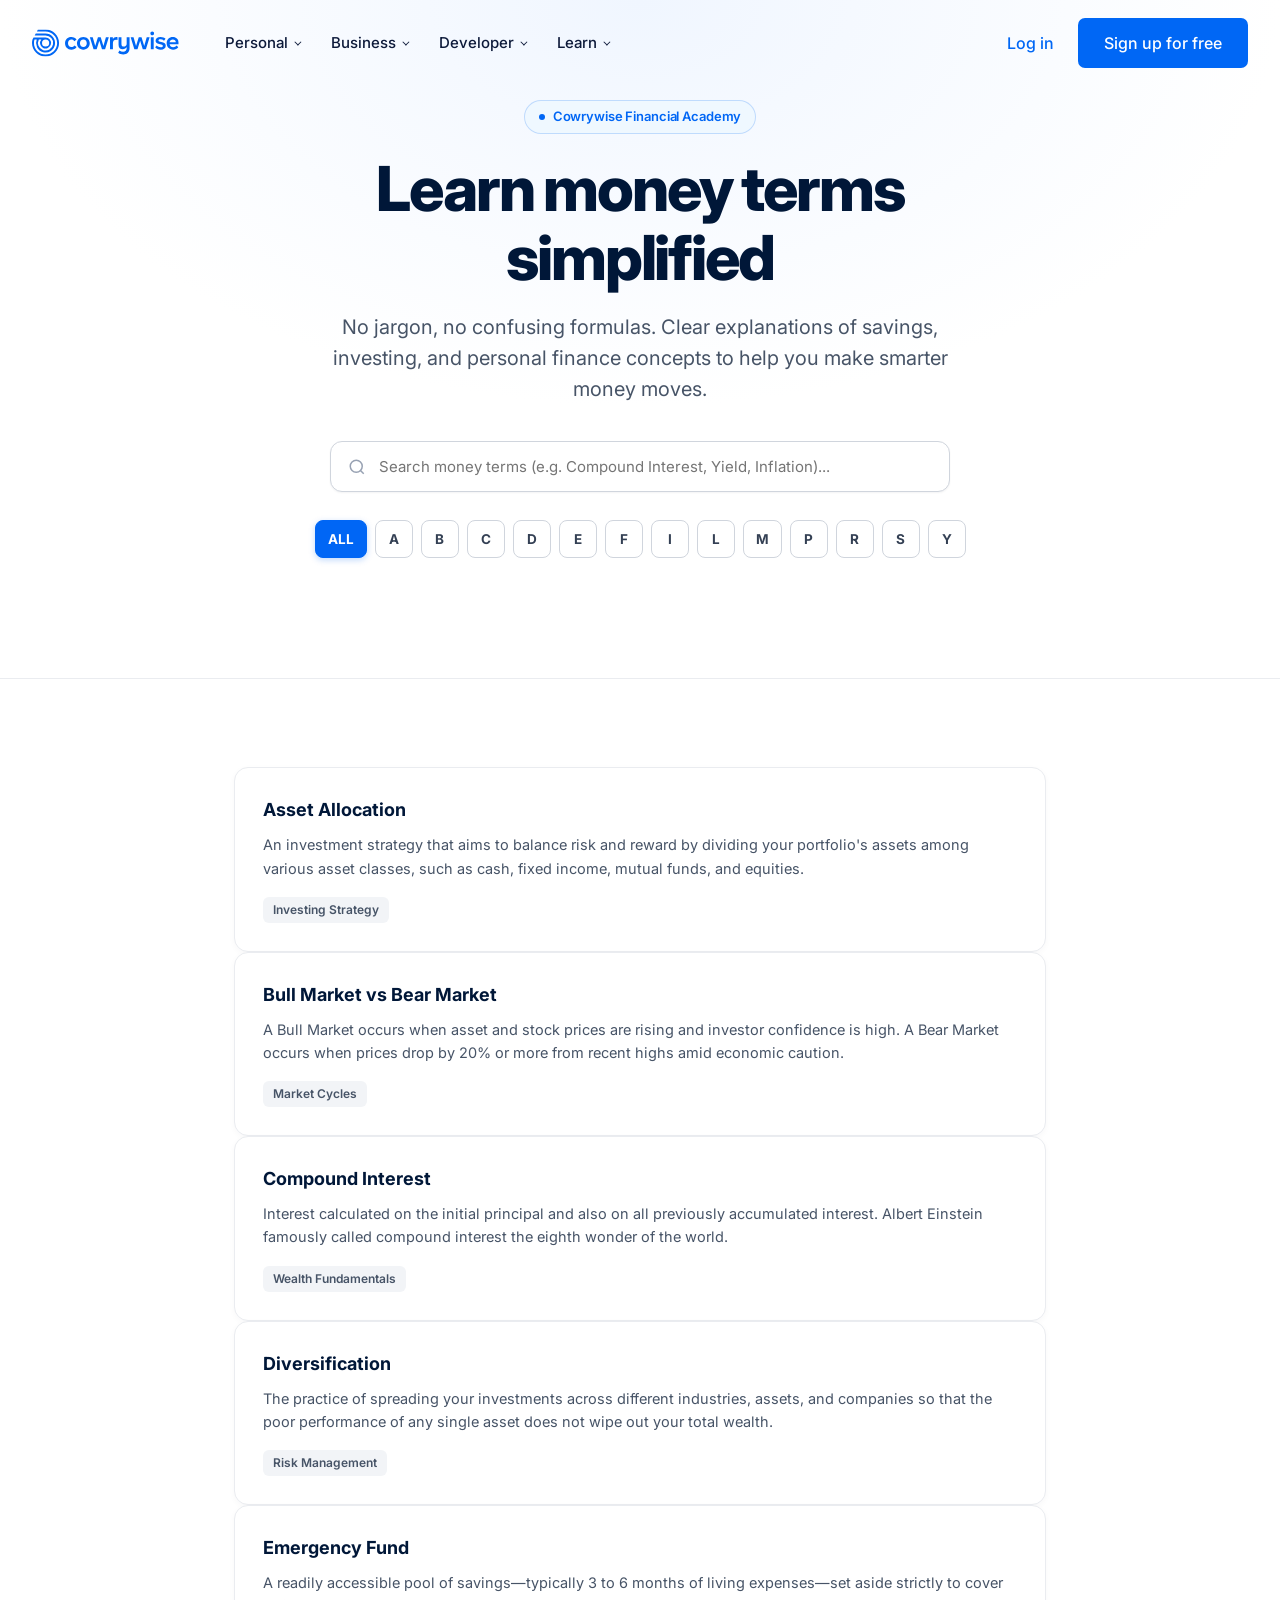
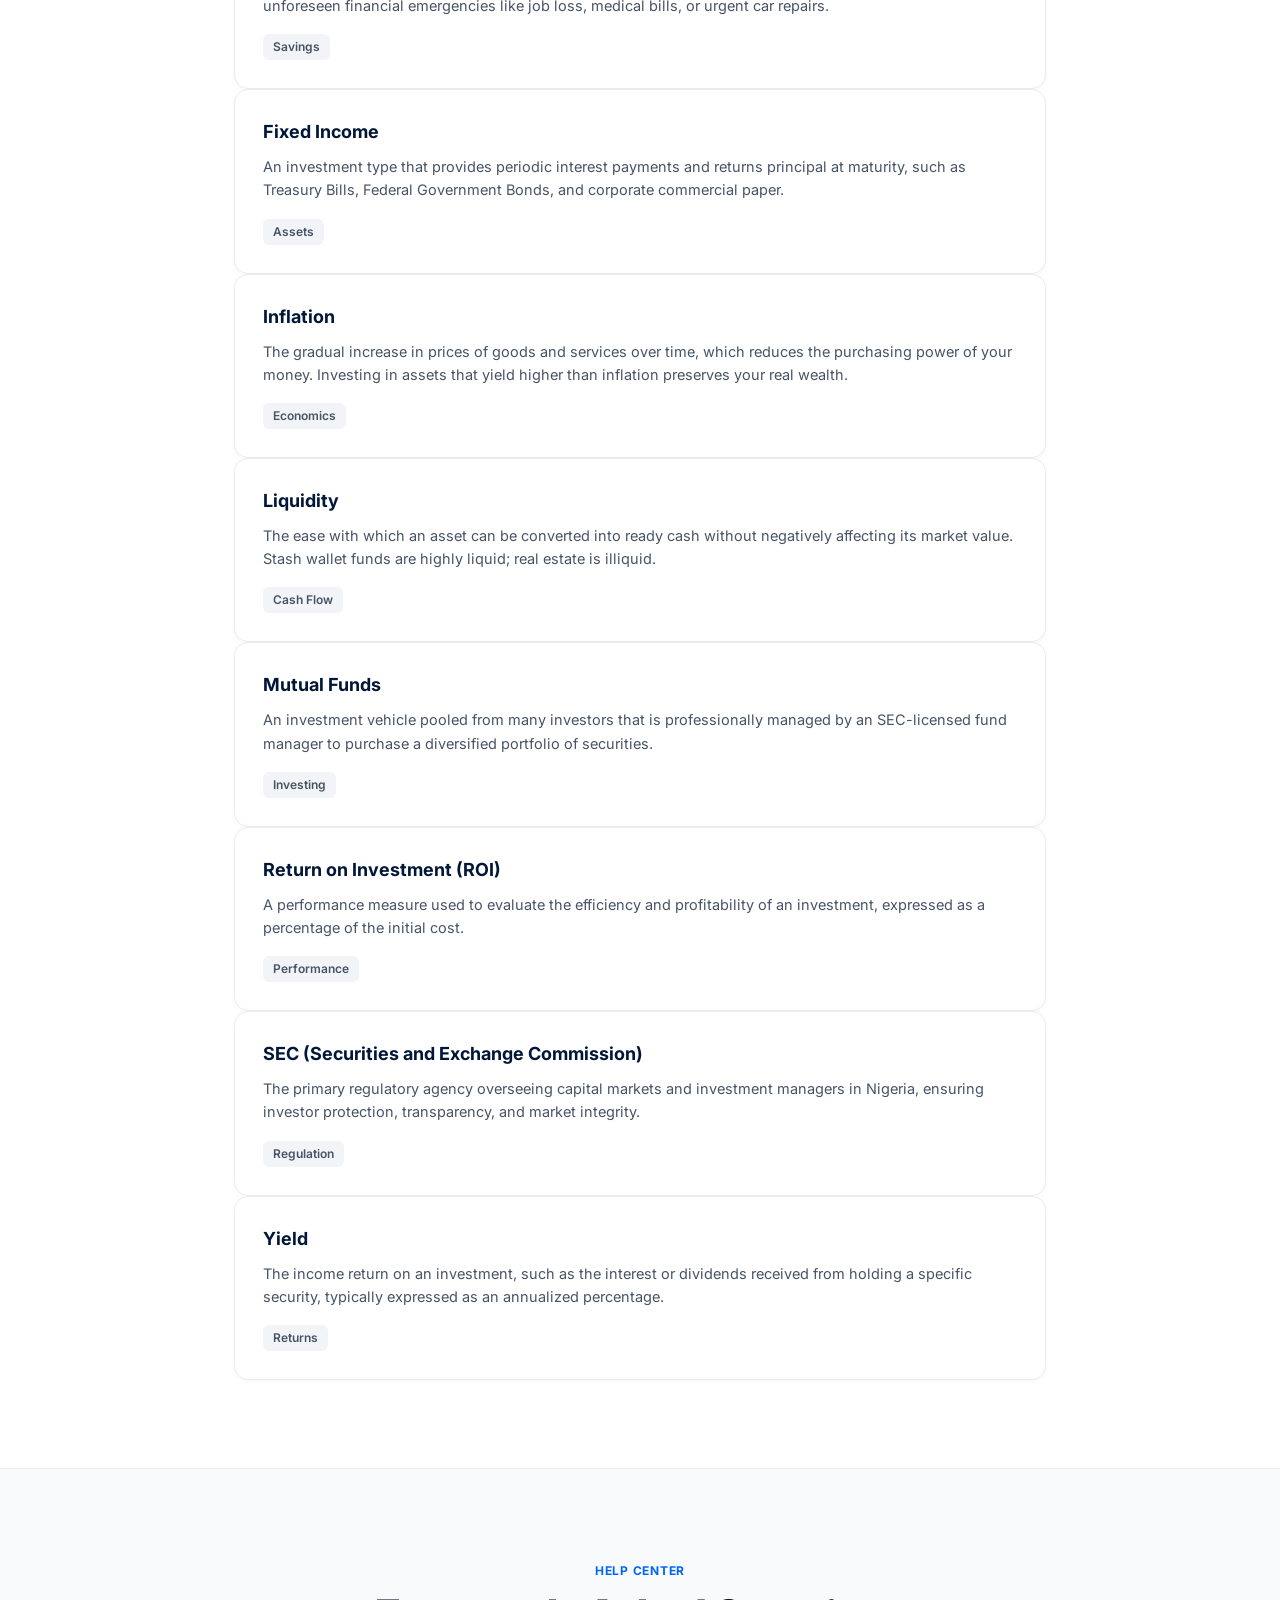
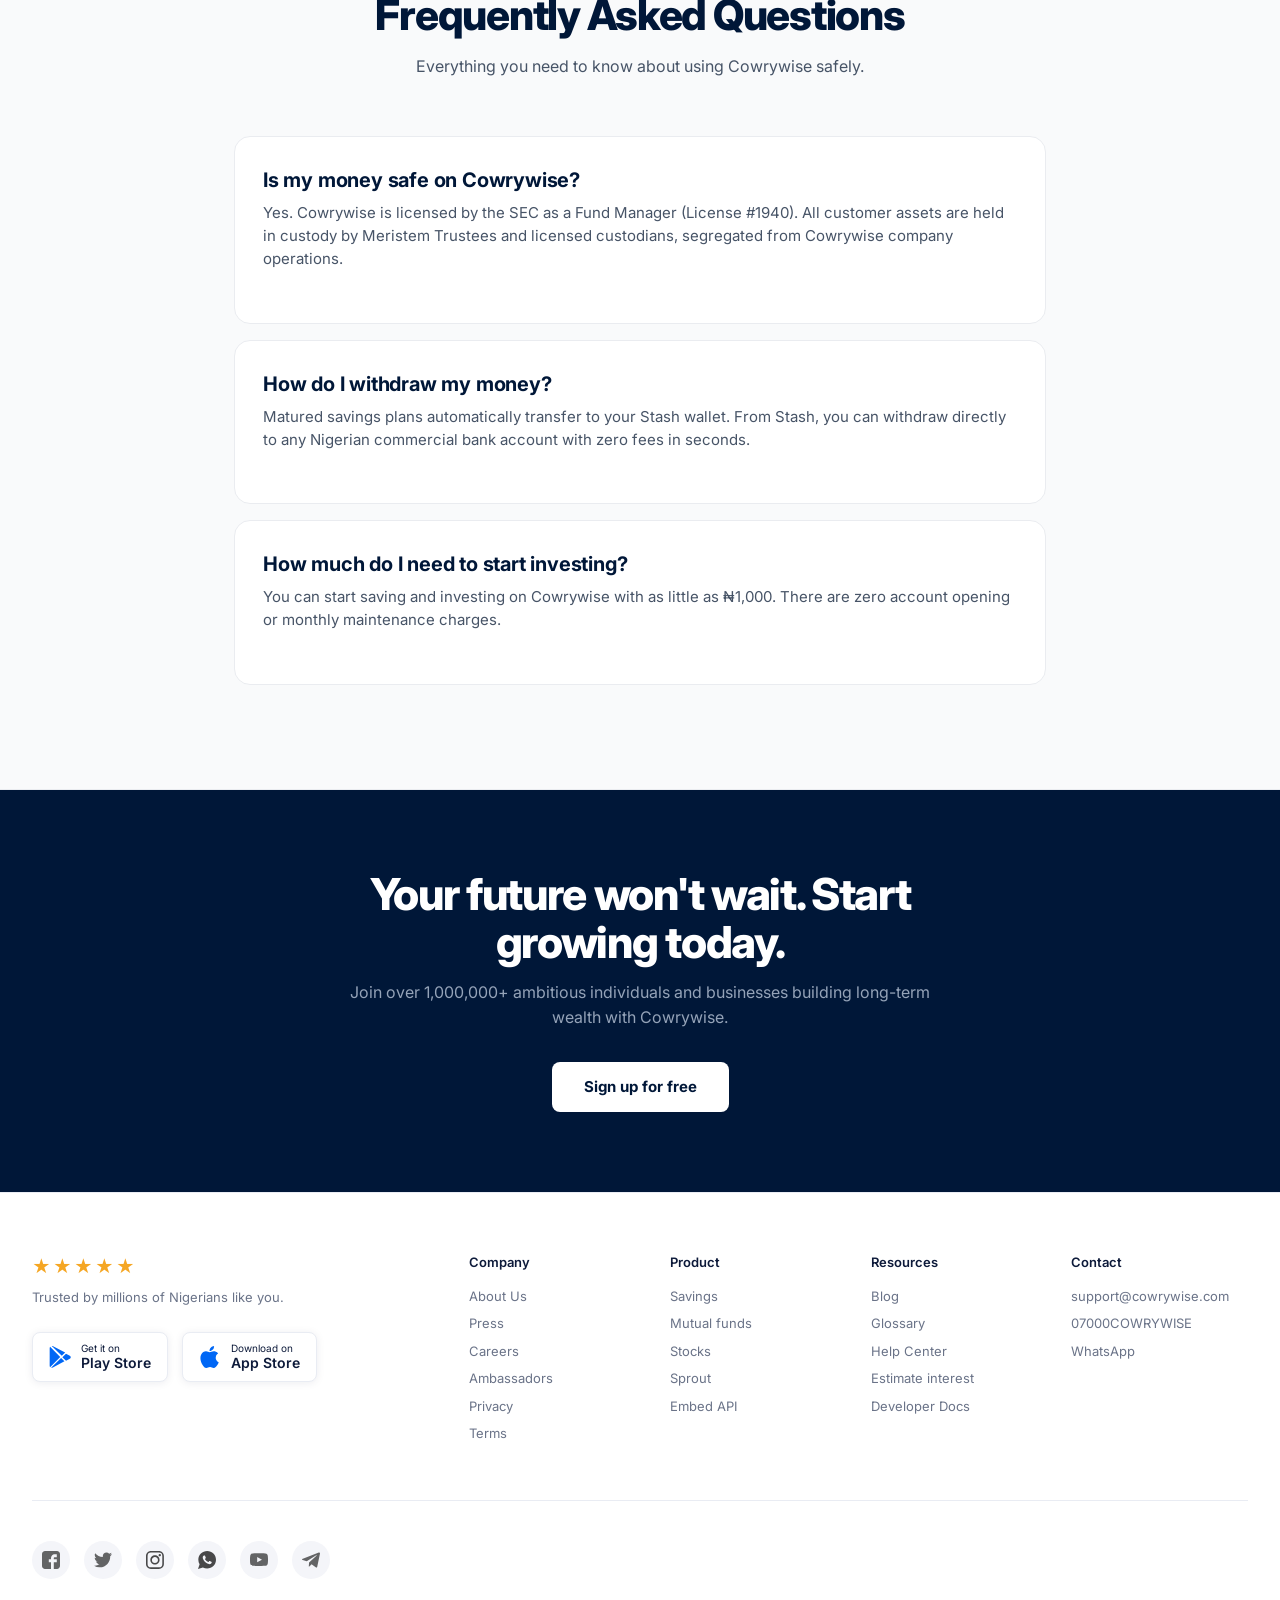
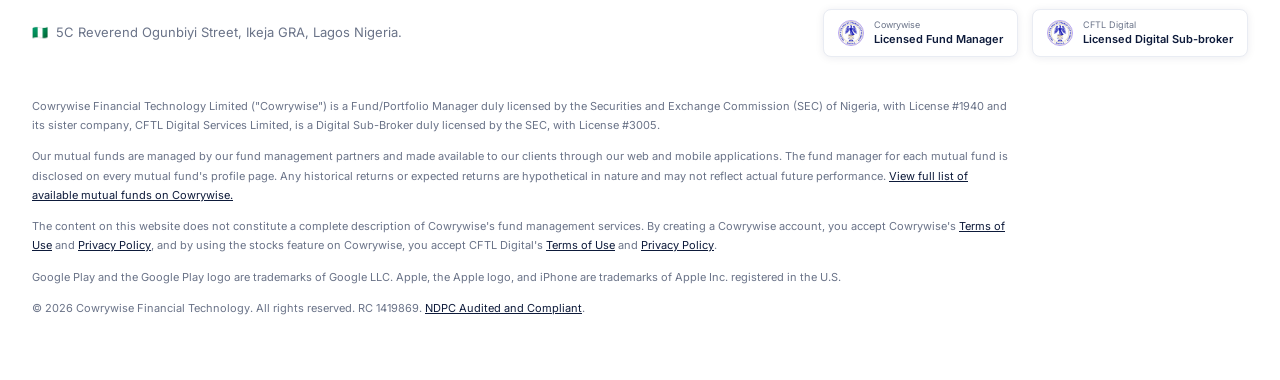
<file: learn.html>
<!DOCTYPE html>
<html lang="en">
  <head>
    <meta charset="UTF-8" />
    <meta name="viewport" content="width=device-width, initial-scale=1.0" />
    <title>Financial Glossary & Academy - Money Terms Simplified | Cowrywise</title>
    <meta
      name="description"
      content="Learn key money, investing, and savings terms with zero financial jargon. Understand compound interest, mutual funds, inflation, and liquidity."
    />
    <link rel="preconnect" href="https://fonts.googleapis.com" />
    <link rel="preconnect" href="https://fonts.gstatic.com" crossorigin />
    <link
      href="https://fonts.googleapis.com/css2?family=Inter:wght@300;400;500;600;700;800&display=swap"
      rel="stylesheet"
    />
    <link rel="stylesheet" href="style.css" />
    <link rel="stylesheet" href="pages.css" />
  </head>
  <body>
    <!-- NAVBAR -->
    <header class="nav">
      <div class="wrap nav-in">
        <a href="index.html" class="logo" aria-label="Cowrywise Homepage">
          <img
            src="images/logo.svg"
            alt="Cowrywise"
            class="logo-img"
            onerror="this.style.display='none'; this.nextElementSibling.style.display='inline-flex';"
          />
          <span class="logo-fallback" style="display: none;">
            <span class="logo-mark"></span>cowrywise
          </span>
        </a>
        <nav class="menu-bar" aria-label="Main navigation">
          <div class="has-menu">
            <a href="save.html" class="nav-link">Personal <i class="chev"></i></a>
            <div class="drop">
              <a href="save.html"
                ><b>Savings</b><span>Save and earn amazing returns</span></a
              >
              <a href="mutual-funds.html"
                ><b>Mutual Funds</b><span>Grow your wealth without chasing charts</span></a
              >
              <a href="stocks.html"
                ><b>Stocks</b><span>Own a slice of Nigeria's top companies</span></a
              >
              <div class="drop-divider"></div>
              <a href="index.html#sec-calc-title" class="drop-sub"
                ><b>Estimate your returns &nearr;</b><span>Calculate potential gains</span></a
              >
              <a href="mutual-funds.html#risk-assessment" class="drop-sub"
                ><b>Risk assessment &nearr;</b><span>Find your investor profile</span></a
              >
            </div>
          </div>
          <div class="has-menu">
            <a href="sprout.html" class="nav-link">Business <i class="chev"></i></a>
            <div class="drop">
              <a href="sprout.html"
                ><b>Sprout</b><span>Put your business idle cash to work</span></a
              >
            </div>
          </div>
          <div class="has-menu">
            <a href="embed.html" class="nav-link">Developer <i class="chev"></i></a>
            <div class="drop">
              <a href="embed.html"
                ><b>Embed</b><span>Offer investment services in your app</span></a
              >
              <a href="developers.html"
                ><b>Docs</b><span>Read how to integrate the Embed API</span></a
              >
              <div class="drop-divider"></div>
              <a href="https://embedbycowrywise.slack.com/" target="_blank" rel="noopener noreferrer" class="drop-sub"
                ><b>Slack Community &nearr;</b><span>Join developers building on Cowrywise</span></a
              >
            </div>
          </div>
          <div class="has-menu">
            <a href="learn.html" class="nav-link active">Learn <i class="chev"></i></a>
            <div class="drop">
              <a href="learn.html"
                ><b>Glossary</b><span>Learn from a curation of simple money terms</span></a
              >
              <a href="blog.html"
                ><b>Blog</b><span>Announcements, articles and stories</span></a
              >
              <a href="#faq"
                ><b>Help Center</b><span>Everything you need to use Cowrywise</span></a
              >
            </div>
          </div>
        </nav>
        <div class="nav-cta" id="nav-cta">
          <a href="login.html" class="login">Log in</a>
          <a href="signup.html" class="btn">Sign up for free</a>
        </div>
        <button
          class="nav-toggle"
          id="nav-toggle"
          type="button"
          aria-label="Toggle navigation menu"
          aria-expanded="false"
        >
          <span></span><span></span><span></span>
        </button>
      </div>
    </header>

    <!-- MOBILE NAVIGATION DRAWER -->
    <div class="mobile-nav" id="mobile-nav" aria-hidden="true">
      <div class="mobile-nav-backdrop" id="mobile-nav-backdrop"></div>
      <div class="mobile-nav-panel">
        <div class="mobile-nav-header">
          <a href="index.html" class="logo">
            <img src="images/logo.svg" alt="Cowrywise" class="logo-img" />
          </a>
          <button
            class="mobile-nav-close"
            id="mobile-nav-close"
            type="button"
            aria-label="Close navigation menu"
          >
            &times;
          </button>
        </div>
        <div class="mobile-nav-body">
          <div class="m-group">
            <button class="m-trigger" type="button">
              <span>Personal</span><i class="m-chev"></i>
            </button>
            <div class="m-content">
              <a href="save.html">Savings</a>
              <a href="mutual-funds.html">Mutual Funds</a>
              <a href="stocks.html">Stocks</a>
              <a href="mutual-funds.html#risk-assessment">Risk Assessment</a>
            </div>
          </div>
          <div class="m-group">
            <button class="m-trigger" type="button">
              <span>Business</span><i class="m-chev"></i>
            </button>
            <div class="m-content">
              <a href="sprout.html">Sprout (Corporate Treasury)</a>
            </div>
          </div>
          <div class="m-group">
            <button class="m-trigger" type="button">
              <span>Developer</span><i class="m-chev"></i>
            </button>
            <div class="m-content">
              <a href="embed.html">Embed API</a>
              <a href="developers.html">Developer Docs</a>
            </div>
          </div>
          <div class="m-group active">
            <button class="m-trigger" type="button">
              <span>Learn</span><i class="m-chev"></i>
            </button>
            <div class="m-content">
              <a href="learn.html">Glossary</a>
              <a href="blog.html">Blog</a>
              <a href="#faq">Help Center</a>
            </div>
          </div>
        </div>
        <div class="mobile-nav-footer" id="mobile-nav-cta">
          <a href="login.html" class="btn btn-outline">Log in</a>
          <a href="signup.html" class="btn">Sign up for free</a>
        </div>
      </div>
    </div>

    <!-- MAIN CONTENT -->
    <main>
      <!-- HERO -->
      <section class="cw-hero">
        <div class="cw-wrap cw-hero-inner">
          <div class="cw-pill-badge">
            <span class="cw-pill-dot"></span>
            <span>Cowrywise Financial Academy</span>
          </div>
          <h1 class="cw-hero-title">Learn money terms simplified</h1>
          <p class="cw-hero-subtitle">
            No jargon, no confusing formulas. Clear explanations of savings, investing,
            and personal finance concepts to help you make smarter money moves.
          </p>

          <div class="glossary-search-wrap">
            <span class="glossary-search-icon">
              <svg width="18" height="18" viewBox="0 0 24 24" fill="none" stroke="currentColor" stroke-width="2"><circle cx="11" cy="11" r="8"></circle><line x1="21" y1="21" x2="16.65" y2="16.65"></line></svg>
            </span>
            <input
              type="text"
              id="glossary-search"
              class="glossary-search-input"
              placeholder="Search money terms (e.g. Compound Interest, Yield, Inflation)..."
            />
          </div>

          <div class="glossary-letters">
            <button type="button" class="letter-btn active" data-letter="ALL">ALL</button>
            <button type="button" class="letter-btn" data-letter="A">A</button>
            <button type="button" class="letter-btn" data-letter="B">B</button>
            <button type="button" class="letter-btn" data-letter="C">C</button>
            <button type="button" class="letter-btn" data-letter="D">D</button>
            <button type="button" class="letter-btn" data-letter="E">E</button>
            <button type="button" class="letter-btn" data-letter="F">F</button>
            <button type="button" class="letter-btn" data-letter="I">I</button>
            <button type="button" class="letter-btn" data-letter="L">L</button>
            <button type="button" class="letter-btn" data-letter="M">M</button>
            <button type="button" class="letter-btn" data-letter="P">P</button>
            <button type="button" class="letter-btn" data-letter="R">R</button>
            <button type="button" class="letter-btn" data-letter="S">S</button>
            <button type="button" class="letter-btn" data-letter="Y">Y</button>
          </div>
        </div>
      </section>

      <!-- GLOSSARY LIST -->
      <section class="cw-section">
        <div class="cw-wrap" style="max-width: 860px;">
          <div class="glossary-card">
            <div class="glossary-term">Asset Allocation</div>
            <div class="glossary-definition">
              An investment strategy that aims to balance risk and reward by dividing your portfolio's assets
              among various asset classes, such as cash, fixed income, mutual funds, and equities.
            </div>
            <span class="glossary-tag">Investing Strategy</span>
          </div>

          <div class="glossary-card">
            <div class="glossary-term">Bull Market vs Bear Market</div>
            <div class="glossary-definition">
              A Bull Market occurs when asset and stock prices are rising and investor confidence is high.
              A Bear Market occurs when prices drop by 20% or more from recent highs amid economic caution.
            </div>
            <span class="glossary-tag">Market Cycles</span>
          </div>

          <div class="glossary-card">
            <div class="glossary-term">Compound Interest</div>
            <div class="glossary-definition">
              Interest calculated on the initial principal and also on all previously accumulated interest.
              Albert Einstein famously called compound interest the eighth wonder of the world.
            </div>
            <span class="glossary-tag">Wealth Fundamentals</span>
          </div>

          <div class="glossary-card">
            <div class="glossary-term">Diversification</div>
            <div class="glossary-definition">
              The practice of spreading your investments across different industries, assets, and companies
              so that the poor performance of any single asset does not wipe out your total wealth.
            </div>
            <span class="glossary-tag">Risk Management</span>
          </div>

          <div class="glossary-card">
            <div class="glossary-term">Emergency Fund</div>
            <div class="glossary-definition">
              A readily accessible pool of savings—typically 3 to 6 months of living expenses—set aside strictly
              to cover unforeseen financial emergencies like job loss, medical bills, or urgent car repairs.
            </div>
            <span class="glossary-tag">Savings</span>
          </div>

          <div class="glossary-card">
            <div class="glossary-term">Fixed Income</div>
            <div class="glossary-definition">
              An investment type that provides periodic interest payments and returns principal at maturity,
              such as Treasury Bills, Federal Government Bonds, and corporate commercial paper.
            </div>
            <span class="glossary-tag">Assets</span>
          </div>

          <div class="glossary-card">
            <div class="glossary-term">Inflation</div>
            <div class="glossary-definition">
              The gradual increase in prices of goods and services over time, which reduces the purchasing power
              of your money. Investing in assets that yield higher than inflation preserves your real wealth.
            </div>
            <span class="glossary-tag">Economics</span>
          </div>

          <div class="glossary-card">
            <div class="glossary-term">Liquidity</div>
            <div class="glossary-definition">
              The ease with which an asset can be converted into ready cash without negatively affecting its
              market value. Stash wallet funds are highly liquid; real estate is illiquid.
            </div>
            <span class="glossary-tag">Cash Flow</span>
          </div>

          <div class="glossary-card">
            <div class="glossary-term">Mutual Funds</div>
            <div class="glossary-definition">
              An investment vehicle pooled from many investors that is professionally managed by an SEC-licensed
              fund manager to purchase a diversified portfolio of securities.
            </div>
            <span class="glossary-tag">Investing</span>
          </div>

          <div class="glossary-card">
            <div class="glossary-term">Return on Investment (ROI)</div>
            <div class="glossary-definition">
              A performance measure used to evaluate the efficiency and profitability of an investment,
              expressed as a percentage of the initial cost.
            </div>
            <span class="glossary-tag">Performance</span>
          </div>

          <div class="glossary-card">
            <div class="glossary-term">SEC (Securities and Exchange Commission)</div>
            <div class="glossary-definition">
              The primary regulatory agency overseeing capital markets and investment managers in Nigeria,
              ensuring investor protection, transparency, and market integrity.
            </div>
            <span class="glossary-tag">Regulation</span>
          </div>

          <div class="glossary-card">
            <div class="glossary-term">Yield</div>
            <div class="glossary-definition">
              The income return on an investment, such as the interest or dividends received from holding
              a specific security, typically expressed as an annualized percentage.
            </div>
            <span class="glossary-tag">Returns</span>
          </div>
        </div>
      </section>

      <!-- HELP CENTER / FAQ -->
      <section class="cw-section bg-alt" id="faq">
        <div class="cw-wrap" style="max-width: 860px;">
          <div class="cw-section-head">
            <span class="cw-tag">Help Center</span>
            <h2>Frequently Asked Questions</h2>
            <p>Everything you need to know about using Cowrywise safely.</p>
          </div>

          <div class="cw-card" style="margin-bottom: 16px;">
            <h3>Is my money safe on Cowrywise?</h3>
            <p>
              Yes. Cowrywise is licensed by the SEC as a Fund Manager (License #1940). All customer assets
              are held in custody by Meristem Trustees and licensed custodians, segregated from Cowrywise company operations.
            </p>
          </div>

          <div class="cw-card" style="margin-bottom: 16px;">
            <h3>How do I withdraw my money?</h3>
            <p>
              Matured savings plans automatically transfer to your Stash wallet. From Stash, you can withdraw
              directly to any Nigerian commercial bank account with zero fees in seconds.
            </p>
          </div>

          <div class="cw-card" style="margin-bottom: 16px;">
            <h3>How much do I need to start investing?</h3>
            <p>
              You can start saving and investing on Cowrywise with as little as ₦1,000. There are zero account
              opening or monthly maintenance charges.
            </p>
          </div>
        </div>
      </section>

      <!-- SIGNATURE BOTTOM CTA BANNER -->
      <section class="cw-bottom-cta">
        <div class="cw-wrap cw-bottom-cta-inner">
          <h2>Your future won't wait. Start growing today.</h2>
          <p>
            Join over 1,000,000+ ambitious individuals and businesses building long-term wealth with Cowrywise.
          </p>
          <div class="cw-bottom-cta-actions">
            <a href="signup.html" class="cw-btn-primary" style="background: #ffffff; color: #001738; padding: 14px 32px; font-weight: 700;">
              Sign up for free
            </a>
          </div>
        </div>
      </section>
    </main>

    <!-- FOOTER -->
        <footer class="foot">
      <div class="wrap">
        <div class="f-top">
          <div>
            <div class="stars" aria-label="5 out of 5 stars">&#9733;&#9733;&#9733;&#9733;&#9733;</div>
            <p>Trusted by millions of Nigerians like you.</p>
            <div class="stores">
              <a
                href="https://cwry.se/app"
                target="_blank"
                rel="noopener noreferrer"
                class="store"
              >
                <img
                  src="images/icon-googleplay.svg"
                  alt="Google Play icon"
                  class="store-icon"
                />
                <span>Get it on<strong>Play Store</strong></span>
              </a>
              <a
                href="https://cwry.se/app"
                target="_blank"
                rel="noopener noreferrer"
                class="store"
              >
                <img
                  src="images/icon-apple.svg"
                  alt="Apple icon"
                  class="store-icon"
                />
                <span>Download on<strong>App Store</strong></span>
              </a>
            </div>
          </div>
          <div class="f-cols">
            <div>
              <h5>Company</h5>
              <a href="#">About Us</a>
              <a href="#">Press</a>
              <a href="#">Careers</a>
              <a href="#">Ambassadors</a>
              <a href="#">Privacy</a>
              <a href="#">Terms</a>
            </div>
            <div>
              <h5>Product</h5>
              <a href="save.html">Savings</a>
              <a href="mutual-funds.html">Mutual funds</a>
              <a href="stocks.html">Stocks</a>
              <a href="sprout.html">Sprout</a>
              <a href="embed.html">Embed API</a>
            </div>
            <div>
              <h5>Resources</h5>
              <a href="blog.html">Blog</a>
              <a href="learn.html">Glossary</a>
              <a href="learn.html#faq">Help Center</a>
              <a href="index.html#sec-calc-title">Estimate interest</a>
              <a href="developers.html">Developer Docs</a>
            </div>
            <div>
              <h5>Contact</h5>
              <a href="mailto:support@cowrywise.com">support@cowrywise.com</a>
              <a href="tel:07000269799473">07000COWRYWISE</a>
              <a href="https://wa.me/2349022979297" target="_blank" rel="noopener noreferrer">WhatsApp</a>
            </div>
          </div>
        </div>
        <div class="socials" aria-label="Social media channels">
          <a
            href="https://facebook.com/cowrywise"
            target="_blank"
            rel="noopener noreferrer"
            aria-label="Cowrywise on Facebook"
          >
            <img src="images/icon-facebook.svg" alt="Facebook" />
          </a>
          <a
            href="https://twitter.com/cowrywise"
            target="_blank"
            rel="noopener noreferrer"
            aria-label="Cowrywise on Twitter / X"
          >
            <img src="images/icon-twitter.svg" alt="Twitter" />
          </a>
          <a
            href="https://instagram.com/cowrywise"
            target="_blank"
            rel="noopener noreferrer"
            aria-label="Cowrywise on Instagram"
          >
            <img src="images/icon-instagram.svg" alt="Instagram" />
          </a>
          <a
            href="https://wa.me/2349022979297"
            target="_blank"
            rel="noopener noreferrer"
            aria-label="Cowrywise on WhatsApp"
          >
            <img src="images/icon-whatsapp.svg" alt="WhatsApp" />
          </a>
          <a
            href="https://www.youtube.com/channel/UCRApoo2RnIcX4ocFmKZwYSg"
            target="_blank"
            rel="noopener noreferrer"
            aria-label="Cowrywise on YouTube"
          >
            <img src="images/icon-youtube.svg" alt="YouTube" />
          </a>
          <a
            href="https://t.me/cowrywise"
            target="_blank"
            rel="noopener noreferrer"
            aria-label="Cowrywise on Telegram"
          >
            <img src="images/icon-telegram.svg" alt="Telegram" />
          </a>
        </div>
        <div class="f-mid">
          <span
            >&#127475;&#127468; &nbsp;5C Reverend Ogunbiyi Street, Ikeja GRA,
            Lagos Nigeria.</span
          >
          <div class="lics">
            <div class="lic">
              <i class="lic-badge"
                ><img src="images/imgi_12_sec.png" alt="SEC License"
              /></i>
              <span>Cowrywise<strong>Licensed Fund Manager</strong></span>
            </div>
            <div class="lic">
              <i class="lic-badge"
                ><img src="images/imgi_12_sec.png" alt="SEC License"
              /></i>
              <span
                >CFTL Digital<strong>Licensed Digital Sub-broker</strong></span
              >
            </div>
          </div>
        </div>
        <div class="legal">
          <p>
            Cowrywise Financial Technology Limited ("Cowrywise") is a
            Fund/Portfolio Manager duly licensed by the Securities and Exchange
            Commission (SEC) of Nigeria, with License #1940 and its sister
            company, CFTL Digital Services Limited, is a Digital Sub-Broker duly
            licensed by the SEC, with License #3005.
          </p>
          <p>
            Our mutual funds are managed by our fund management partners and
            made available to our clients through our web and mobile
            applications. The fund manager for each mutual fund is disclosed on
            every mutual fund's profile page. Any historical returns or expected
            returns are hypothetical in nature and may not reflect actual future
            performance.
            <a href="mutual-funds.html"
              >View full list of available mutual funds on Cowrywise.</a
            >
          </p>
          <p>
            The content on this website does not constitute a complete
            description of Cowrywise's fund management services. By creating a
            Cowrywise account, you accept Cowrywise's
            <a href="#">Terms of Use</a> and <a href="#">Privacy Policy</a>, and
            by using the stocks feature on Cowrywise, you accept CFTL Digital's
            <a href="#">Terms of Use</a> and <a href="#">Privacy Policy</a>.
          </p>
          <p>
            Google Play and the Google Play logo are trademarks of Google LLC.
            Apple, the Apple logo, and iPhone are trademarks of Apple Inc.
            registered in the U.S.
          </p>
          <p>
            &copy; 2026 Cowrywise Financial Technology. All rights reserved. RC
            1419869. <a href="#">NDPC Audited and Compliant</a>.
          </p>
        </div>
      </div>
    </footer>

    <script src="script.js"></script>
    <script src="pages.js"></script>
  </body>
</html>
</file>
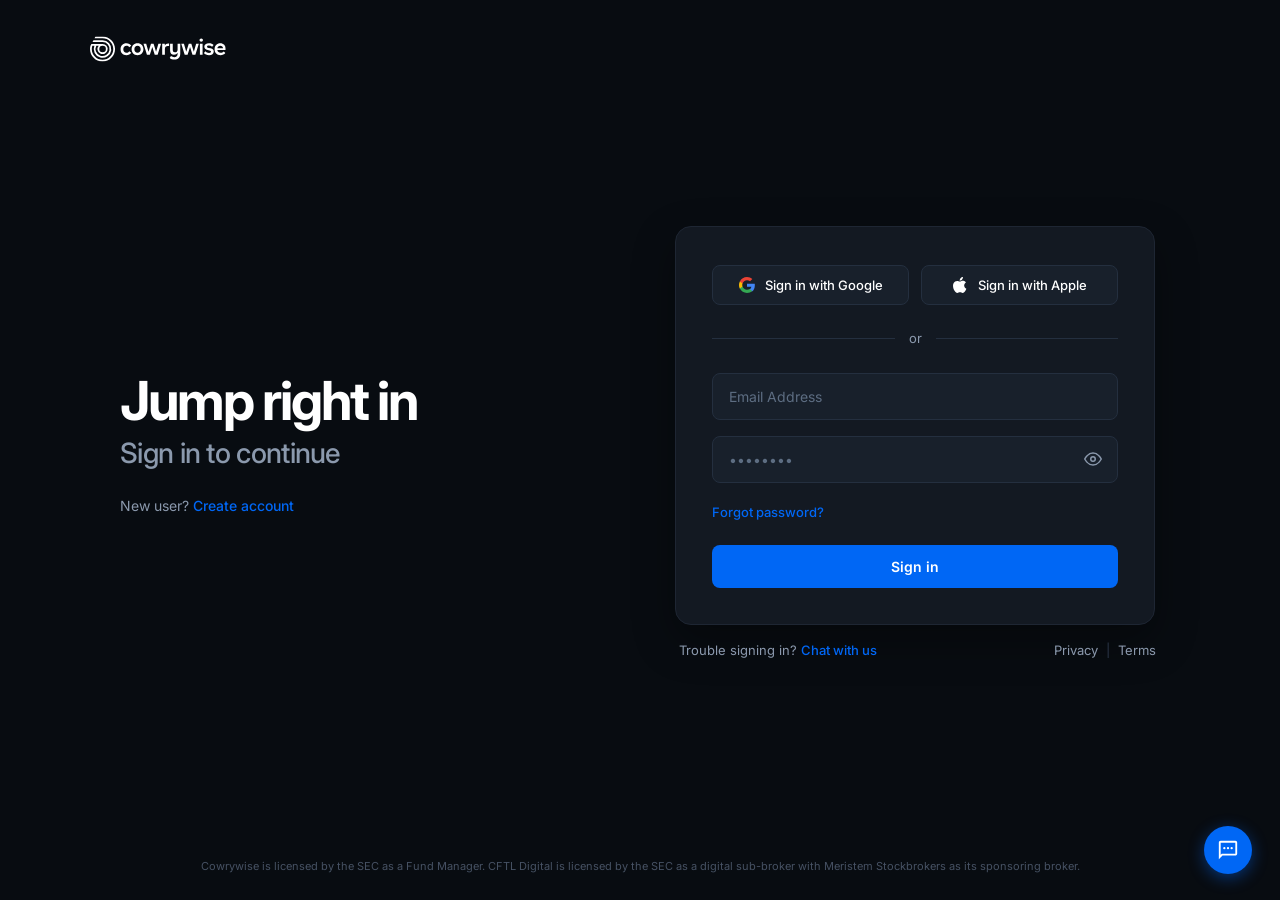
<file: login.html>
<!doctype html>
<html lang="en">
  <head>
    <meta charset="UTF-8" />
    <meta name="viewport" content="width=device-width, initial-scale=1" />
    <meta name="theme-color" content="#080c11" />
    <meta
      name="description"
      content="Jump right in. Sign in to your Cowrywise account to continue planning, saving and investing online."
    />
    <title>Cowrywise - Sign in to continue</title>
    <link rel="icon" type="image/svg+xml" href="images/logo.svg" />
    <link rel="preconnect" href="https://fonts.googleapis.com" />
    <link rel="preconnect" href="https://fonts.gstatic.com" crossorigin />
    <link
      href="https://fonts.googleapis.com/css2?family=Inter:wght@400;500;600;700&display=swap"
      rel="stylesheet"
    />
    <link rel="stylesheet" href="auth.css" />
  </head>
  <body>
    <div class="auth-page">
      <!-- TOP LOGO HEADER -->
      <header class="auth-top-nav">
        <a href="index.html" class="auth-logo-link" aria-label="Cowrywise Homepage">
          <img src="images/logo-white.svg" alt="Cowrywise" class="auth-logo-img" />
        </a>
      </header>

      <!-- CENTER CONTENT -->
      <main class="auth-center-container">
        <!-- LEFT COLUMN: TITLE & SUBTITLE -->
        <div class="auth-hero-copy">
          <h1 class="auth-hero-title">Jump right in</h1>
          <h2 class="auth-hero-subtitle">Sign in to continue</h2>
          <p class="auth-hero-link">
            New user?
            <a href="signup.html" class="blue-link">Create account</a>
          </p>
        </div>

        <!-- RIGHT COLUMN: CARD & SUB-LINKS -->
        <div class="auth-card-column">
          <div class="auth-card">
            <div id="auth-alert" class="auth-msg" role="alert"></div>

            <!-- SOCIAL LOGIN BUTTONS -->
            <div class="social-btn-row">
              <button type="button" class="btn-social btn-google">
                <svg class="social-icon" viewBox="0 0 24 24" aria-hidden="true">
                  <path
                    fill="#4285F4"
                    d="M23.745 12.27c0-.7-.06-1.4-.19-2.07H12v4.51h6.6c-.29 1.52-1.14 2.82-2.4 3.68v3.05h3.88c2.27-2.09 3.66-5.17 3.66-9.17Z"
                  />
                  <path
                    fill="#34A853"
                    d="M12 24c3.24 0 5.95-1.08 7.93-2.91l-3.88-3.05c-1.08.72-2.45 1.16-4.05 1.16-3.12 0-5.77-2.1-6.72-4.93H1.25v3.15C3.27 21.41 7.33 24 12 24Z"
                  />
                  <path
                    fill="#FBBC05"
                    d="M5.28 14.27c-.25-.72-.38-1.49-.38-2.27s.13-1.55.38-2.27V6.58H1.25C.45 8.18 0 9.98 0 12s.45 3.82 1.25 5.42l4.03-3.15Z"
                  />
                  <path
                    fill="#EA4335"
                    d="M12 4.75c1.77 0 3.35.61 4.6 1.8l3.42-3.42C17.95 1.19 15.24 0 12 0 7.33 0 3.27 2.59 1.25 6.58l4.03 3.15c.95-2.83 3.6-4.98 6.72-4.98Z"
                  />
                </svg>
                <span>Sign in with Google</span>
              </button>

              <button type="button" class="btn-social btn-apple">
                <img
                  src="images/icon-apple-white.svg"
                  alt=""
                  class="social-icon"
                  aria-hidden="true"
                />
                <span>Sign in with Apple</span>
              </button>
            </div>

            <!-- DIVIDER -->
            <div class="auth-divider">
              <span>or</span>
            </div>

            <!-- LOGIN FORM -->
            <form id="login-form" novalidate>
              <div class="form-group">
                <input
                  type="email"
                  id="email"
                  class="dark-input"
                  placeholder="Email Address"
                  autocomplete="email"
                  required
                />
              </div>

              <div class="form-group pw-input-wrap">
                <input
                  type="password"
                  id="password"
                  class="dark-input"
                  placeholder="••••••••"
                  autocomplete="current-password"
                  required
                />
                <button
                  type="button"
                  class="pw-eye-btn"
                  aria-label="Toggle password visibility"
                >
                  <svg
                    class="icon-eye"
                    viewBox="0 0 24 24"
                    fill="none"
                    stroke="currentColor"
                    stroke-width="2"
                    stroke-linecap="round"
                    stroke-linejoin="round"
                  >
                    <path d="M1 12s4-8 11-8 11 8 11 8-4 8-11 8-11-8-11-8z" />
                    <circle cx="12" cy="12" r="3" />
                  </svg>
                  <svg
                    class="icon-eye-off"
                    viewBox="0 0 24 24"
                    fill="none"
                    stroke="currentColor"
                    stroke-width="2"
                    stroke-linecap="round"
                    stroke-linejoin="round"
                    style="display: none;"
                  >
                    <path
                      d="M17.94 17.94A10.07 10.07 0 0 1 12 20c-7 0-11-8-11-8a18.45 18.45 0 0 1 5.06-5.94M9.9 4.24A9.12 9.12 0 0 1 12 4c7 0 11 8 11 8a18.5 18.5 0 0 1-2.16 3.19m-6.72-1.07a3 3 0 1 1-4.24-4.24"
                    />
                    <line x1="1" y1="1" x2="23" y2="23" />
                  </svg>
                </button>
              </div>

              <div class="forgot-row">
                <a href="#" id="forgot-password" class="blue-link"
                  >Forgot password?</a
                >
              </div>

              <button type="submit" id="submit-btn" class="btn-submit">
                <span class="submit-spinner" aria-hidden="true"></span>
                <span class="submit-text">Sign in</span>
              </button>
            </form>
          </div>

          <!-- SUB-LINKS BELOW CARD -->
          <div class="auth-sub-links">
            <div class="sub-left">
              <span>Trouble signing in?</span>
              <a href="#" class="blue-link">Chat with us</a>
            </div>
            <div class="sub-right">
              <a href="#">Privacy</a>
              <span>|</span>
              <a href="#">Terms</a>
            </div>
          </div>
        </div>
      </main>

      <!-- BOTTOM FOOTER -->
      <footer class="dark-footer">
        <p>
          Cowrywise is licensed by the SEC as a Fund Manager. CFTL Digital is
          licensed by the SEC as a digital sub-broker with Meristem Stockbrokers as
          its sponsoring broker.
        </p>
      </footer>
    </div>

    <!-- FLOATING CHAT WIDGET -->
    <button type="button" class="floating-chat-btn" aria-label="Chat with support">
      <svg viewBox="0 0 24 24" fill="currentColor">
        <path
          d="M20 2H4c-1.1 0-2 .9-2 2v18l4-4h14c1.1 0 2-.9 2-2V4c0-1.1-.9-2-2-2zm0 14H5.17L4 17.17V4h16v12z"
        />
        <circle cx="8" cy="10" r="1.25" />
        <circle cx="12" cy="10" r="1.25" />
        <circle cx="16" cy="10" r="1.25" />
      </svg>
    </button>

    <!-- FORGOT PASSWORD MODAL (DARK THEME) -->
    <div
      class="modal-overlay"
      id="forgot-modal"
      role="dialog"
      aria-modal="true"
      aria-labelledby="forgot-title"
      aria-hidden="true"
    >
      <div class="modal-backdrop" id="forgot-backdrop"></div>
      <div class="modal-content-dark">
        <button
          class="modal-close-dark"
          id="forgot-close"
          type="button"
          aria-label="Close modal"
        >
          &times;
        </button>
        <h3 class="modal-title-dark" id="forgot-title">Reset your password</h3>
        <p class="modal-sub-dark">
          Enter your registered email address and we'll send you a secure link to
          reset your password.
        </p>

        <div id="reset-alert" class="auth-msg" role="alert"></div>

        <form id="forgot-form" novalidate>
          <div class="form-group">
            <input
              type="email"
              id="reset-email"
              class="dark-input"
              placeholder="Email Address"
              required
            />
          </div>
          <button type="submit" id="reset-btn" class="btn-submit">
            Send reset instructions
          </button>
        </form>
      </div>
    </div>

    <!-- GOOGLE ACCOUNT CHOOSER MODAL -->
    <div
      class="google-modal-overlay"
      id="google-auth-modal"
      role="dialog"
      aria-modal="true"
      aria-labelledby="google-modal-title"
      aria-hidden="true"
    >
      <div class="google-modal-backdrop" id="google-modal-backdrop"></div>
      <div class="google-modal-card">
        <!-- Animated top indeterminate progress line -->
        <div class="google-progress-bar" id="google-progress-bar">
          <div class="google-progress-indicator"></div>
        </div>

        <!-- Google Header -->
        <div class="google-modal-header">
          <div class="google-header-top">
            <svg class="google-modal-logo" viewBox="0 0 24 24" aria-hidden="true">
              <path
                fill="#4285F4"
                d="M23.745 12.27c0-.7-.06-1.4-.19-2.07H12v4.51h6.6c-.29 1.52-1.14 2.82-2.4 3.68v3.05h3.88c2.27-2.09 3.66-5.17 3.66-9.17Z"
              />
              <path
                fill="#34A853"
                d="M12 24c3.24 0 5.95-1.08 7.93-2.91l-3.88-3.05c-1.08.72-2.45 1.16-4.05 1.16-3.12 0-5.77-2.1-6.72-4.93H1.25v3.15C3.27 21.41 7.33 24 12 24Z"
              />
              <path
                fill="#FBBC05"
                d="M5.28 14.27c-.25-.72-.38-1.49-.38-2.27s.13-1.55.38-2.27V6.58H1.25C.45 8.18 0 9.98 0 12s.45 3.82 1.25 5.42l4.03-3.15Z"
              />
              <path
                fill="#EA4335"
                d="M12 4.75c1.77 0 3.35.61 4.6 1.8l3.42-3.42C17.95 1.19 15.24 0 12 0 7.33 0 3.27 2.59 1.25 6.58l4.03 3.15c.95-2.83 3.6-4.98 6.72-4.98Z"
              />
            </svg>
            <button
              type="button"
              class="google-modal-close"
              id="google-modal-close"
              aria-label="Close Google Sign-in"
            >
              <svg viewBox="0 0 24 24" width="18" height="18" stroke="currentColor" stroke-width="2.5" fill="none">
                <line x1="18" y1="6" x2="6" y2="18"></line>
                <line x1="6" y1="6" x2="18" y2="18"></line>
              </svg>
            </button>
          </div>
          <h3 class="google-modal-title" id="google-modal-title">Choose an account</h3>
          <p class="google-modal-subtitle">
            to continue to <span class="google-brand-highlight">Cowrywise</span>
          </p>
        </div>

        <!-- VIEW 1: Account selection list -->
        <div class="google-accounts-view" id="google-accounts-view">
          <div class="google-accounts-list">
            <button
              type="button"
              class="google-account-item"
              data-email="esther@gmail.com"
              data-name="Esther"
              data-initial="E"
            >
              <div class="google-acc-avatar" style="background-color: #7c3aed;">
                <span>E</span>
              </div>
              <div class="google-acc-info">
                <span class="google-acc-name">Esther</span>
                <span class="google-acc-email">esther@gmail.com</span>
              </div>
              <span class="google-acc-chevron">&rsaquo;</span>
            </button>

            <button
              type="button"
              class="google-account-item google-add-account-btn"
              id="google-use-another-btn"
            >
              <div class="google-acc-avatar google-avatar-ghost">
                <svg viewBox="0 0 24 24" width="18" height="18" fill="none" stroke="currentColor" stroke-width="2">
                  <path d="M20 21v-2a4 4 0 0 0-4-4H8a4 4 0 0 0-4 4v2"></path>
                  <circle cx="12" cy="7" r="4"></circle>
                </svg>
              </div>
              <div class="google-acc-info">
                <span class="google-acc-name">Use another account</span>
              </div>
              <span class="google-acc-chevron">&rsaquo;</span>
            </button>
          </div>

          <div class="google-modal-disclaimer">
            To continue, Google will share your name, email address, language
            preference, and profile picture with Cowrywise. Before using Cowrywise,
            you can review their
            <a href="index.html" target="_blank" rel="noopener">Privacy Policy</a>
            and
            <a href="index.html" target="_blank" rel="noopener">Terms of Service</a>.
          </div>
        </div>

        <!-- VIEW 2: Custom account input form -->
        <div class="google-custom-view" id="google-custom-view" style="display: none;">
          <p class="google-custom-instructions">
            Enter your Google details to continue to Cowrywise
          </p>
          <form id="google-custom-form" novalidate>
            <div class="google-input-wrap">
              <input
                type="text"
                id="google-custom-name"
                class="google-input"
                placeholder="Full Name (e.g. Esther)"
                required
              />
            </div>
            <div class="google-input-wrap">
              <input
                type="email"
                id="google-custom-email"
                class="google-input"
                placeholder="Google Email (e.g. you@gmail.com)"
                required
              />
            </div>
            <div id="google-custom-error" class="google-error-msg" style="display: none;"></div>
            <div class="google-custom-actions">
              <button type="button" class="google-btn-back" id="google-btn-back">Back</button>
              <button type="submit" class="google-btn-primary" id="google-btn-submit">Continue</button>
            </div>
          </form>
        </div>

        <!-- VIEW 3: Signing in loader view -->
        <div class="google-signing-in-view" id="google-signing-in-view" style="display: none;">
          <div class="google-spinner"></div>
          <p class="google-signing-text">Signing in to Cowrywise...</p>
          <p class="google-signing-email" id="google-signing-email"></p>
        </div>
      </div>
    </div>

    <!-- APPLE SIGN IN MODAL -->
    <div
      class="apple-modal-overlay"
      id="apple-auth-modal"
      role="dialog"
      aria-modal="true"
      aria-hidden="true"
    >
      <div class="apple-modal-backdrop" id="apple-modal-backdrop"></div>
      <div class="apple-modal-card">
        <div class="apple-logo-wrap">
          <svg viewBox="0 0 24 24" aria-hidden="true">
            <path
              d="M18.71 19.5c-.83 1.24-1.71 2.45-3.05 2.47-1.34.03-1.77-.79-3.29-.79-1.53 0-2 .77-3.27.82-1.31.05-2.3-1.32-3.14-2.53C4.25 17 2.94 12.45 4.7 9.39c.87-1.52 2.43-2.48 4.12-2.51 1.28-.02 2.5.87 3.29.87.78 0 2.26-1.07 3.81-.91.65.03 2.47.26 3.64 1.98-.09.06-2.17 1.28-2.15 3.81.03 3.02 2.65 4.03 2.68 4.04-.03.07-.42 1.44-1.38 2.83M15.97 6.37c.61-.75 1.04-1.8 0.92-2.87-.92.04-2.02.62-2.66 1.37-.57.65-1.06 1.73-.93 2.76 1.02.08 2.06-.51 2.67-1.26"
            />
          </svg>
        </div>
        <h3 class="apple-modal-title">Sign in with Apple</h3>
        <p class="apple-modal-sub">
          Use your Apple ID to sign in to Cowrywise.
        </p>
        <div class="apple-user-pill">
          <div class="apple-user-initials">E</div>
          <div class="apple-user-details">
            <span class="apple-user-name">Esther</span>
            <span class="apple-user-email">esther@icloud.com</span>
          </div>
        </div>
        <div class="apple-actions">
          <button type="button" class="apple-btn-cancel" id="apple-modal-cancel">Cancel</button>
          <button type="button" class="apple-btn-continue" id="apple-modal-continue">Continue</button>
        </div>
      </div>
    </div>

    <script src="auth.js"></script>
  </body>
</html>
</file>
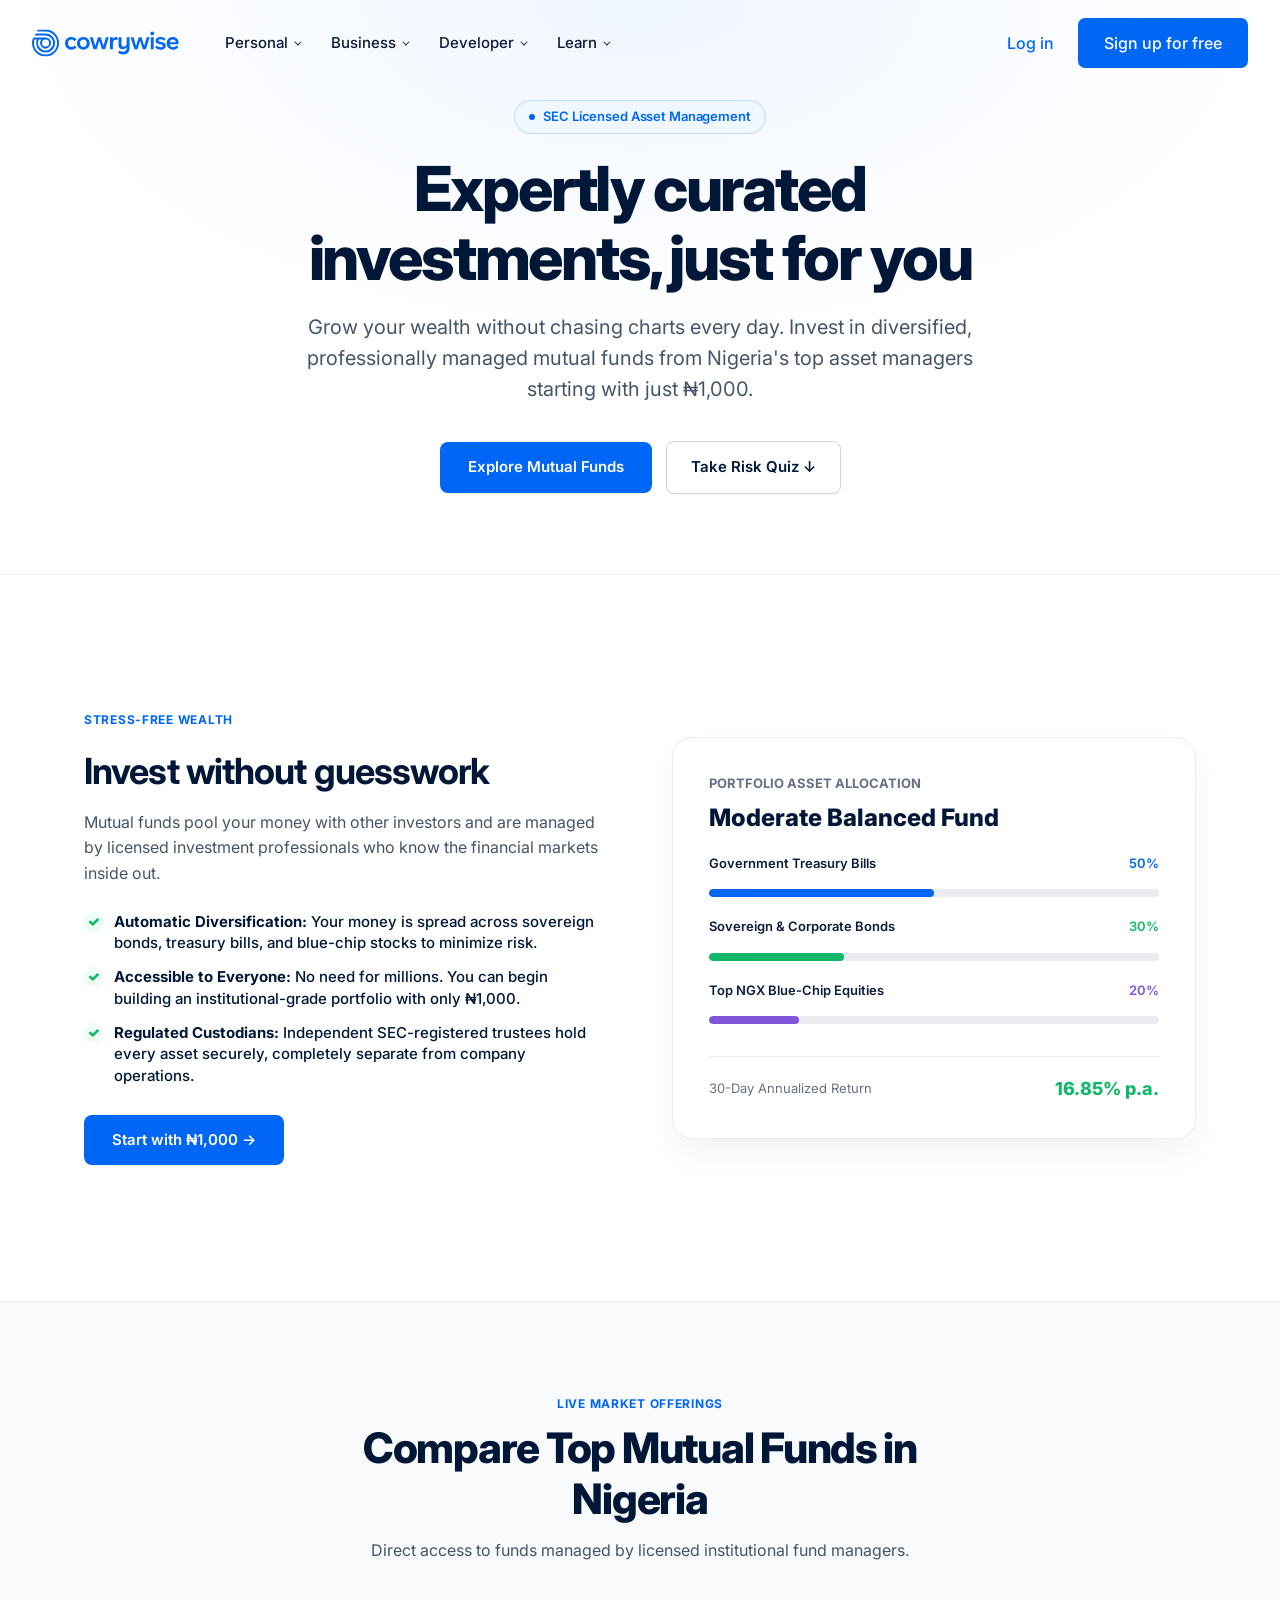
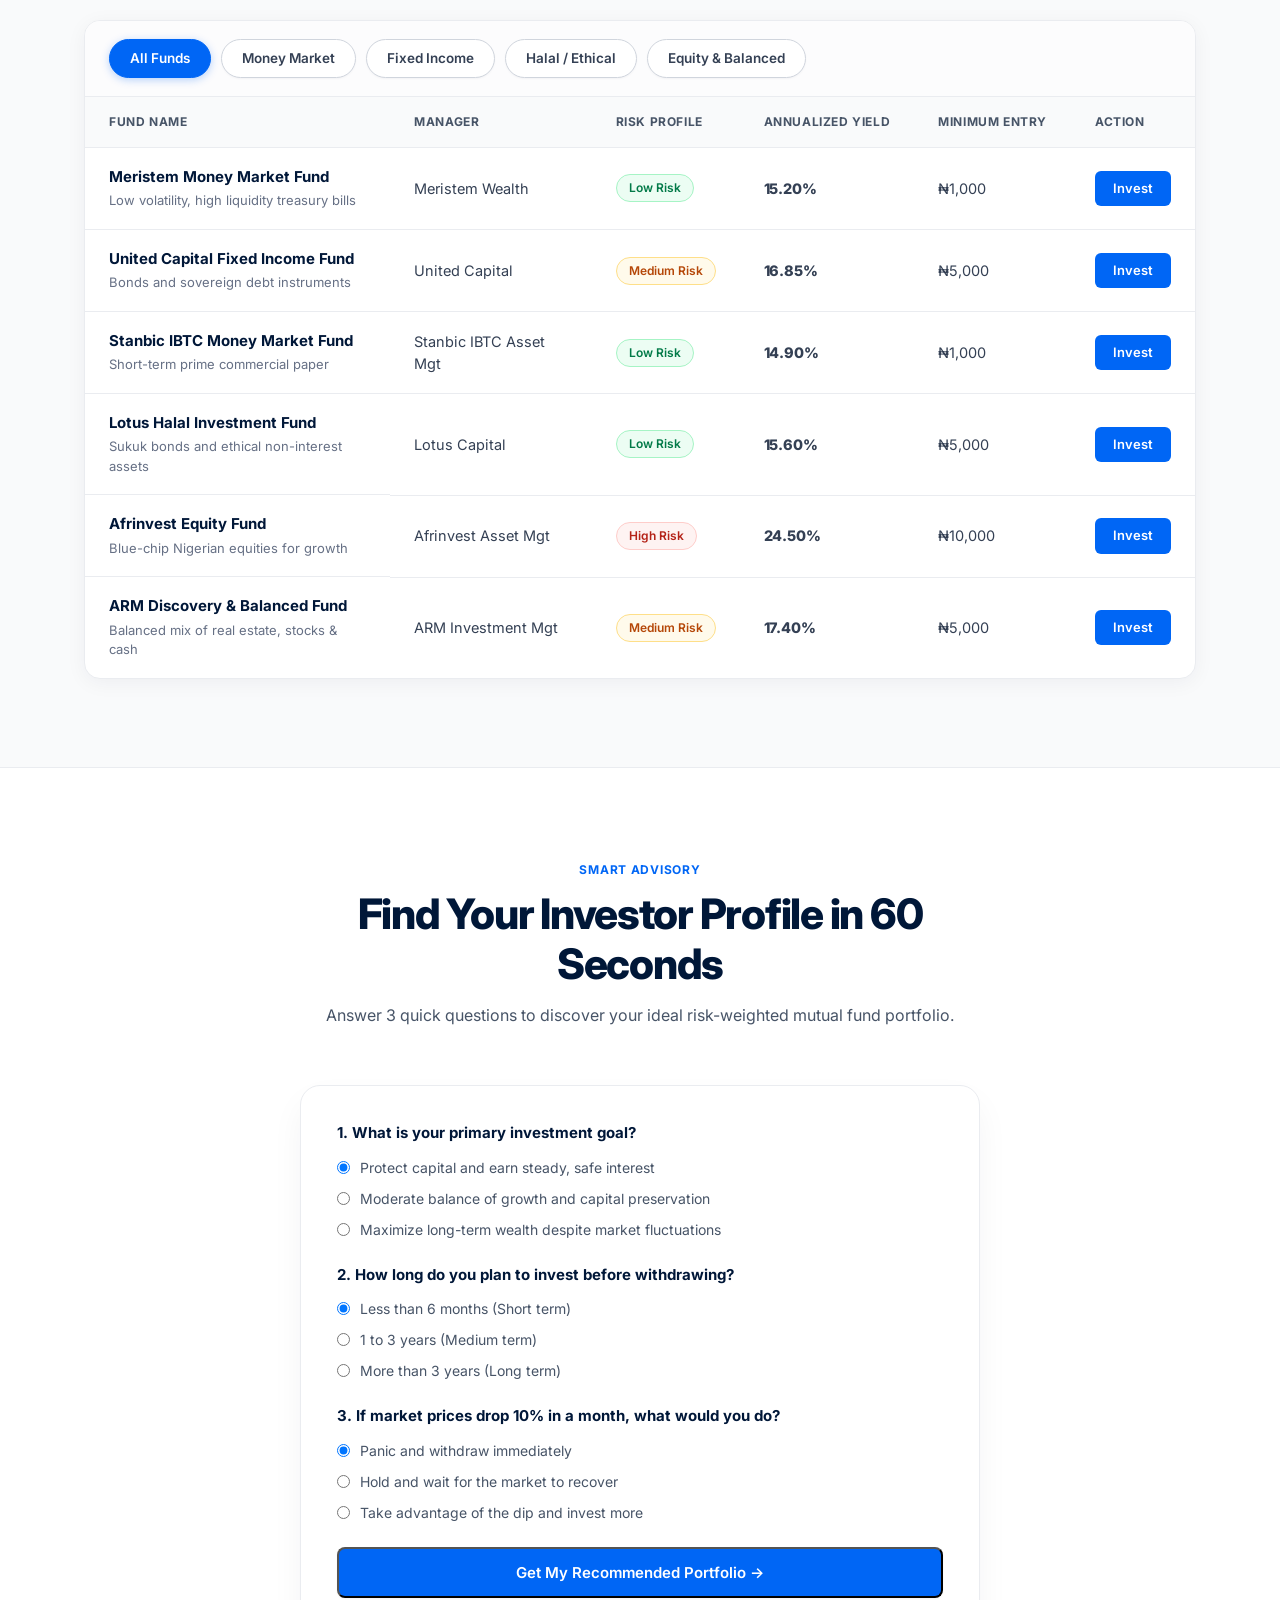
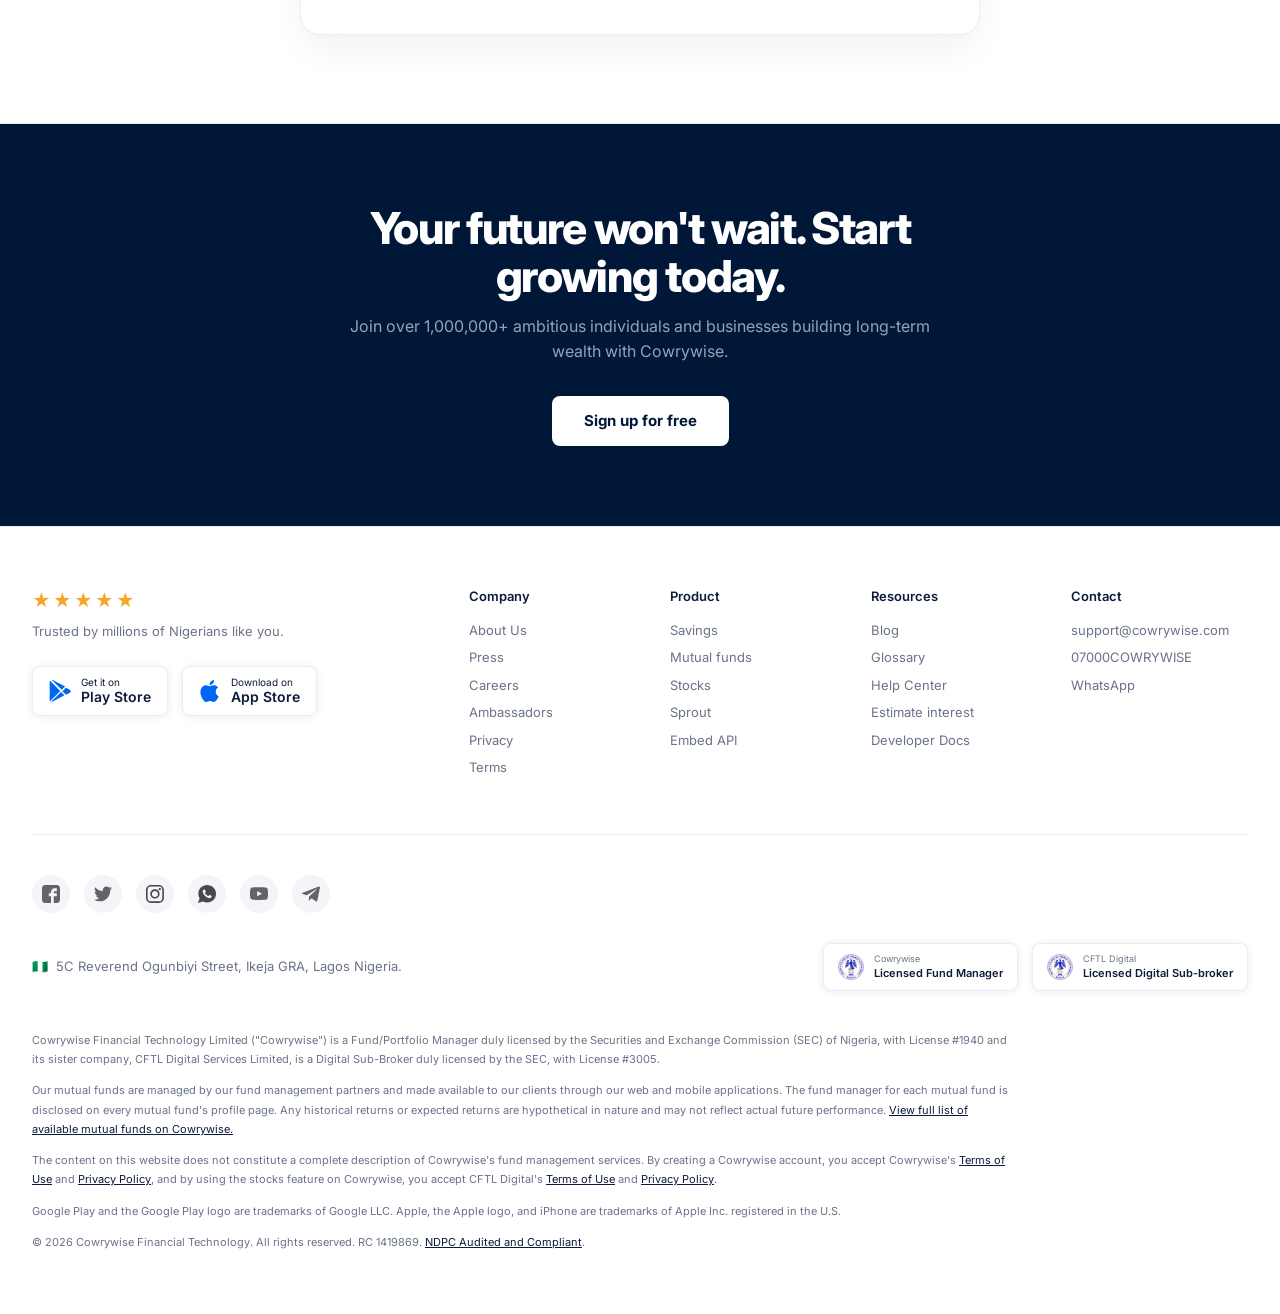
<file: mutual-funds.html>
<!DOCTYPE html>
<html lang="en">
  <head>
    <meta charset="UTF-8" />
    <meta name="viewport" content="width=device-width, initial-scale=1.0" />
    <title>Mutual Funds - Curated & Licensed Portfolio Investing | Cowrywise</title>
    <meta
      name="description"
      content="Invest in expertly curated mutual funds managed by Nigeria's top licensed asset managers: Meristem, United Capital, Stanbic IBTC, ARM, and Lotus Capital."
    />
    <link rel="preconnect" href="https://fonts.googleapis.com" />
    <link rel="preconnect" href="https://fonts.gstatic.com" crossorigin />
    <link
      href="https://fonts.googleapis.com/css2?family=Inter:wght@300;400;500;600;700;800&display=swap"
      rel="stylesheet"
    />
    <link rel="stylesheet" href="style.css" />
    <link rel="stylesheet" href="pages.css" />
  </head>
  <body>
    <!-- NAVBAR -->
    <header class="nav">
      <div class="wrap nav-in">
        <a href="index.html" class="logo" aria-label="Cowrywise Homepage">
          <img
            src="images/logo.svg"
            alt="Cowrywise"
            class="logo-img"
            onerror="this.style.display='none'; this.nextElementSibling.style.display='inline-flex';"
          />
          <span class="logo-fallback" style="display: none;">
            <span class="logo-mark"></span>cowrywise
          </span>
        </a>
        <nav class="menu-bar" aria-label="Main navigation">
          <div class="has-menu">
            <a href="mutual-funds.html" class="nav-link active">Personal <i class="chev"></i></a>
            <div class="drop">
              <a href="save.html"
                ><b>Savings</b><span>Save and earn amazing returns</span></a
              >
              <a href="mutual-funds.html"
                ><b>Mutual Funds</b><span>Grow your wealth without chasing charts</span></a
              >
              <a href="stocks.html"
                ><b>Stocks</b><span>Own a slice of Nigeria's top companies</span></a
              >
              <div class="drop-divider"></div>
              <a href="index.html#sec-calc-title" class="drop-sub"
                ><b>Estimate your returns &nearr;</b><span>Calculate potential gains</span></a
              >
              <a href="#risk-assessment" class="drop-sub"
                ><b>Risk assessment &nearr;</b><span>Find your investor profile</span></a
              >
            </div>
          </div>
          <div class="has-menu">
            <a href="sprout.html" class="nav-link">Business <i class="chev"></i></a>
            <div class="drop">
              <a href="sprout.html"
                ><b>Sprout</b><span>Put your business idle cash to work</span></a
              >
            </div>
          </div>
          <div class="has-menu">
            <a href="embed.html" class="nav-link">Developer <i class="chev"></i></a>
            <div class="drop">
              <a href="embed.html"
                ><b>Embed</b><span>Offer investment services in your app</span></a
              >
              <a href="developers.html"
                ><b>Docs</b><span>Read how to integrate the Embed API</span></a
              >
              <div class="drop-divider"></div>
              <a href="https://embedbycowrywise.slack.com/" target="_blank" rel="noopener noreferrer" class="drop-sub"
                ><b>Slack Community &nearr;</b><span>Join developers building on Cowrywise</span></a
              >
            </div>
          </div>
          <div class="has-menu">
            <a href="learn.html" class="nav-link">Learn <i class="chev"></i></a>
            <div class="drop">
              <a href="learn.html"
                ><b>Glossary</b><span>Learn from a curation of simple money terms</span></a
              >
              <a href="blog.html"
                ><b>Blog</b><span>Announcements, articles and stories</span></a
              >
              <a href="learn.html#faq"
                ><b>Help Center</b><span>Everything you need to use Cowrywise</span></a
              >
            </div>
          </div>
        </nav>
        <div class="nav-cta" id="nav-cta">
          <a href="login.html" class="login">Log in</a>
          <a href="signup.html" class="btn">Sign up for free</a>
        </div>
        <button
          class="nav-toggle"
          id="nav-toggle"
          type="button"
          aria-label="Toggle navigation menu"
          aria-expanded="false"
        >
          <span></span><span></span><span></span>
        </button>
      </div>
    </header>

    <!-- MOBILE NAVIGATION DRAWER -->
    <div class="mobile-nav" id="mobile-nav" aria-hidden="true">
      <div class="mobile-nav-backdrop" id="mobile-nav-backdrop"></div>
      <div class="mobile-nav-panel">
        <div class="mobile-nav-header">
          <a href="index.html" class="logo">
            <img src="images/logo.svg" alt="Cowrywise" class="logo-img" />
          </a>
          <button
            class="mobile-nav-close"
            id="mobile-nav-close"
            type="button"
            aria-label="Close navigation menu"
          >
            &times;
          </button>
        </div>
        <div class="mobile-nav-body">
          <div class="m-group active">
            <button class="m-trigger" type="button">
              <span>Personal</span><i class="m-chev"></i>
            </button>
            <div class="m-content">
              <a href="save.html">Savings</a>
              <a href="mutual-funds.html">Mutual Funds</a>
              <a href="stocks.html">Stocks</a>
              <a href="#risk-assessment">Risk Assessment</a>
            </div>
          </div>
          <div class="m-group">
            <button class="m-trigger" type="button">
              <span>Business</span><i class="m-chev"></i>
            </button>
            <div class="m-content">
              <a href="sprout.html">Sprout (Corporate Treasury)</a>
            </div>
          </div>
          <div class="m-group">
            <button class="m-trigger" type="button">
              <span>Developer</span><i class="m-chev"></i>
            </button>
            <div class="m-content">
              <a href="embed.html">Embed API</a>
              <a href="developers.html">Developer Docs</a>
            </div>
          </div>
          <div class="m-group">
            <button class="m-trigger" type="button">
              <span>Learn</span><i class="m-chev"></i>
            </button>
            <div class="m-content">
              <a href="learn.html">Glossary</a>
              <a href="blog.html">Blog</a>
              <a href="learn.html#faq">Help Center</a>
            </div>
          </div>
        </div>
        <div class="mobile-nav-footer" id="mobile-nav-cta">
          <a href="login.html" class="btn btn-outline">Log in</a>
          <a href="signup.html" class="btn">Sign up for free</a>
        </div>
      </div>
    </div>

    <!-- MAIN CONTENT -->
    <main>
      <!-- HERO -->
      <section class="cw-hero">
        <div class="cw-wrap cw-hero-inner">
          <div class="cw-pill-badge">
            <span class="cw-pill-dot"></span>
            <span>SEC Licensed Asset Management</span>
          </div>
          <h1 class="cw-hero-title">Expertly curated investments, just for you</h1>
          <p class="cw-hero-subtitle">
            Grow your wealth without chasing charts every day. Invest in diversified,
            professionally managed mutual funds from Nigeria's top asset managers starting with just ₦1,000.
          </p>
          <div class="cw-hero-actions">
            <a href="signup.html" class="cw-btn-primary">Explore Mutual Funds</a>
            <a href="#risk-assessment" class="cw-btn-secondary">Take Risk Quiz &darr;</a>
          </div>
        </div>
      </section>

      <!-- FEATURE 1: WHY MUTUAL FUNDS -->
      <section class="cw-section">
        <div class="cw-wrap">
          <div class="cw-feature-row">
            <div class="cw-feature-info">
              <span class="cw-tag">Stress-Free Wealth</span>
              <h3>Invest without guesswork</h3>
              <p>
                Mutual funds pool your money with other investors and are managed by licensed investment
                professionals who know the financial markets inside out.
              </p>
              <ul class="cw-feature-bullets">
                <li>
                  <span class="cw-bullet-check">
                    <svg viewBox="0 0 20 20" fill="currentColor"><path fill-rule="evenodd" d="M16.707 5.293a1 1 0 010 1.414l-8 8a1 1 0 01-1.414 0l-4-4a1 1 0 011.414-1.414L8 12.586l7.293-7.293a1 1 0 011.414 0z" clip-rule="evenodd"></path></svg>
                  </span>
                  <span><strong>Automatic Diversification:</strong> Your money is spread across sovereign bonds, treasury bills, and blue-chip stocks to minimize risk.</span>
                </li>
                <li>
                  <span class="cw-bullet-check">
                    <svg viewBox="0 0 20 20" fill="currentColor"><path fill-rule="evenodd" d="M16.707 5.293a1 1 0 010 1.414l-8 8a1 1 0 01-1.414 0l-4-4a1 1 0 011.414-1.414L8 12.586l7.293-7.293a1 1 0 011.414 0z" clip-rule="evenodd"></path></svg>
                  </span>
                  <span><strong>Accessible to Everyone:</strong> No need for millions. You can begin building an institutional-grade portfolio with only ₦1,000.</span>
                </li>
                <li>
                  <span class="cw-bullet-check">
                    <svg viewBox="0 0 20 20" fill="currentColor"><path fill-rule="evenodd" d="M16.707 5.293a1 1 0 010 1.414l-8 8a1 1 0 01-1.414 0l-4-4a1 1 0 011.414-1.414L8 12.586l7.293-7.293a1 1 0 011.414 0z" clip-rule="evenodd"></path></svg>
                  </span>
                  <span><strong>Regulated Custodians:</strong> Independent SEC-registered trustees hold every asset securely, completely separate from company operations.</span>
                </li>
              </ul>
              <div>
                <a href="signup.html" class="cw-btn-primary">Start with ₦1,000 &rarr;</a>
              </div>
            </div>

            <!-- VISUAL CARD -->
            <div class="cw-visual-card">
              <div style="font-size: 13px; font-weight: 700; text-transform: uppercase; color: #667085; margin-bottom: 6px;">
                Portfolio Asset Allocation
              </div>
              <div style="font-size: 24px; font-weight: 800; color: #001738; margin-bottom: 18px;">
                Moderate Balanced Fund
              </div>

              <!-- Allocation Bars -->
              <div style="display: flex; flex-direction: column; gap: 12px;">
                <div>
                  <div style="display: flex; justify-content: space-between; font-size: 13px; font-weight: 600; margin-bottom: 4px;">
                    <span>Government Treasury Bills</span>
                    <span style="color: #0066f5;">50%</span>
                  </div>
                  <div class="cw-mini-meter"><div class="cw-mini-meter-fill" style="width: 50%;"></div></div>
                </div>

                <div>
                  <div style="display: flex; justify-content: space-between; font-size: 13px; font-weight: 600; margin-bottom: 4px;">
                    <span>Sovereign & Corporate Bonds</span>
                    <span style="color: #12b76a;">30%</span>
                  </div>
                  <div class="cw-mini-meter"><div class="cw-mini-meter-fill" style="width: 30%; background: #12b76a;"></div></div>
                </div>

                <div>
                  <div style="display: flex; justify-content: space-between; font-size: 13px; font-weight: 600; margin-bottom: 4px;">
                    <span>Top NGX Blue-Chip Equities</span>
                    <span style="color: #7f56d9;">20%</span>
                  </div>
                  <div class="cw-mini-meter"><div class="cw-mini-meter-fill" style="width: 20%; background: #7f56d9;"></div></div>
                </div>
              </div>

              <div style="border-top: 1px solid #eaecf0; margin-top: 24px; padding-top: 18px; display: flex; justify-content: space-between; align-items: center;">
                <span style="font-size: 13px; color: #667085;">30-Day Annualized Return</span>
                <span style="font-size: 18px; font-weight: 800; color: #12b76a;">16.85% p.a.</span>
              </div>
            </div>
          </div>
        </div>
      </section>

      <!-- FEATURE 2: EXPLORE MUTUAL FUNDS TABLE -->
      <section class="cw-section bg-alt">
        <div class="cw-wrap">
          <div class="cw-section-head">
            <span class="cw-tag">Live Market Offerings</span>
            <h2>Compare Top Mutual Funds in Nigeria</h2>
            <p>Direct access to funds managed by licensed institutional fund managers.</p>
          </div>

          <div class="funds-container">
            <div class="funds-filter-bar">
              <button type="button" class="fund-filter-pill active" data-filter="all">All Funds</button>
              <button type="button" class="fund-filter-pill" data-filter="money-market">Money Market</button>
              <button type="button" class="fund-filter-pill" data-filter="fixed-income">Fixed Income</button>
              <button type="button" class="fund-filter-pill" data-filter="halal">Halal / Ethical</button>
              <button type="button" class="fund-filter-pill" data-filter="equity">Equity & Balanced</button>
            </div>

            <div class="table-responsive">
              <table class="cw-table">
                <thead>
                  <tr>
                    <th>Fund Name</th>
                    <th>Manager</th>
                    <th>Risk Profile</th>
                    <th>Annualized Yield</th>
                    <th>Minimum Entry</th>
                    <th>Action</th>
                  </tr>
                </thead>
                <tbody>
                  <tr class="fund-row" data-category="money-market">
                    <td class="fund-name-cell">
                      <strong>Meristem Money Market Fund</strong>
                      <span>Low volatility, high liquidity treasury bills</span>
                    </td>
                    <td>Meristem Wealth</td>
                    <td><span class="risk-pill risk-low">Low Risk</span></td>
                    <td class="return-val">15.20%</td>
                    <td>₦1,000</td>
                    <td><a href="signup.html" class="cw-btn-primary" style="padding: 8px 16px; font-size: 13px;">Invest</a></td>
                  </tr>

                  <tr class="fund-row" data-category="fixed-income">
                    <td class="fund-name-cell">
                      <strong>United Capital Fixed Income Fund</strong>
                      <span>Bonds and sovereign debt instruments</span>
                    </td>
                    <td>United Capital</td>
                    <td><span class="risk-pill risk-medium">Medium Risk</span></td>
                    <td class="return-val">16.85%</td>
                    <td>₦5,000</td>
                    <td><a href="signup.html" class="cw-btn-primary" style="padding: 8px 16px; font-size: 13px;">Invest</a></td>
                  </tr>

                  <tr class="fund-row" data-category="money-market">
                    <td class="fund-name-cell">
                      <strong>Stanbic IBTC Money Market Fund</strong>
                      <span>Short-term prime commercial paper</span>
                    </td>
                    <td>Stanbic IBTC Asset Mgt</td>
                    <td><span class="risk-pill risk-low">Low Risk</span></td>
                    <td class="return-val">14.90%</td>
                    <td>₦1,000</td>
                    <td><a href="signup.html" class="cw-btn-primary" style="padding: 8px 16px; font-size: 13px;">Invest</a></td>
                  </tr>

                  <tr class="fund-row" data-category="halal">
                    <td class="fund-name-cell">
                      <strong>Lotus Halal Investment Fund</strong>
                      <span>Sukuk bonds and ethical non-interest assets</span>
                    </td>
                    <td>Lotus Capital</td>
                    <td><span class="risk-pill risk-low">Low Risk</span></td>
                    <td class="return-val">15.60%</td>
                    <td>₦5,000</td>
                    <td><a href="signup.html" class="cw-btn-primary" style="padding: 8px 16px; font-size: 13px;">Invest</a></td>
                  </tr>

                  <tr class="fund-row" data-category="equity">
                    <td class="fund-name-cell">
                      <strong>Afrinvest Equity Fund</strong>
                      <span>Blue-chip Nigerian equities for growth</span>
                    </td>
                    <td>Afrinvest Asset Mgt</td>
                    <td><span class="risk-pill risk-high">High Risk</span></td>
                    <td class="return-val">24.50%</td>
                    <td>₦10,000</td>
                    <td><a href="signup.html" class="cw-btn-primary" style="padding: 8px 16px; font-size: 13px;">Invest</a></td>
                  </tr>

                  <tr class="fund-row" data-category="equity">
                    <td class="fund-name-cell">
                      <strong>ARM Discovery & Balanced Fund</strong>
                      <span>Balanced mix of real estate, stocks & cash</span>
                    </td>
                    <td>ARM Investment Mgt</td>
                    <td><span class="risk-pill risk-medium">Medium Risk</span></td>
                    <td class="return-val">17.40%</td>
                    <td>₦5,000</td>
                    <td><a href="signup.html" class="cw-btn-primary" style="padding: 8px 16px; font-size: 13px;">Invest</a></td>
                  </tr>
                </tbody>
              </table>
            </div>
          </div>
        </div>
      </section>

      <!-- FEATURE 3: RISK ASSESSMENT QUIZ -->
      <section class="cw-section" id="risk-assessment">
        <div class="cw-wrap">
          <div class="cw-section-head">
            <span class="cw-tag">Smart Advisory</span>
            <h2>Find Your Investor Profile in 60 Seconds</h2>
            <p>Answer 3 quick questions to discover your ideal risk-weighted mutual fund portfolio.</p>
          </div>

          <div class="cw-visual-card" style="max-width: 680px; margin: 0 auto;">
            <form id="risk-quiz-form" onsubmit="event.preventDefault();">
              <div style="margin-bottom: 24px;">
                <label style="display:block; font-weight: 700; color: #001738; margin-bottom: 12px; font-size: 15px;">
                  1. What is your primary investment goal?
                </label>
                <div style="display: flex; flex-direction: column; gap: 10px;">
                  <label style="display: flex; align-items: center; gap: 10px; font-size: 14px; color: #475467; cursor: pointer;">
                    <input type="radio" name="quiz-goal" value="1" required checked /> Protect capital and earn steady, safe interest
                  </label>
                  <label style="display: flex; align-items: center; gap: 10px; font-size: 14px; color: #475467; cursor: pointer;">
                    <input type="radio" name="quiz-goal" value="2" /> Moderate balance of growth and capital preservation
                  </label>
                  <label style="display: flex; align-items: center; gap: 10px; font-size: 14px; color: #475467; cursor: pointer;">
                    <input type="radio" name="quiz-goal" value="3" /> Maximize long-term wealth despite market fluctuations
                  </label>
                </div>
              </div>

              <div style="margin-bottom: 24px;">
                <label style="display:block; font-weight: 700; color: #001738; margin-bottom: 12px; font-size: 15px;">
                  2. How long do you plan to invest before withdrawing?
                </label>
                <div style="display: flex; flex-direction: column; gap: 10px;">
                  <label style="display: flex; align-items: center; gap: 10px; font-size: 14px; color: #475467; cursor: pointer;">
                    <input type="radio" name="quiz-horizon" value="1" required checked /> Less than 6 months (Short term)
                  </label>
                  <label style="display: flex; align-items: center; gap: 10px; font-size: 14px; color: #475467; cursor: pointer;">
                    <input type="radio" name="quiz-horizon" value="2" /> 1 to 3 years (Medium term)
                  </label>
                  <label style="display: flex; align-items: center; gap: 10px; font-size: 14px; color: #475467; cursor: pointer;">
                    <input type="radio" name="quiz-horizon" value="3" /> More than 3 years (Long term)
                  </label>
                </div>
              </div>

              <div style="margin-bottom: 24px;">
                <label style="display:block; font-weight: 700; color: #001738; margin-bottom: 12px; font-size: 15px;">
                  3. If market prices drop 10% in a month, what would you do?
                </label>
                <div style="display: flex; flex-direction: column; gap: 10px;">
                  <label style="display: flex; align-items: center; gap: 10px; font-size: 14px; color: #475467; cursor: pointer;">
                    <input type="radio" name="quiz-risk" value="1" required checked /> Panic and withdraw immediately
                  </label>
                  <label style="display: flex; align-items: center; gap: 10px; font-size: 14px; color: #475467; cursor: pointer;">
                    <input type="radio" name="quiz-risk" value="2" /> Hold and wait for the market to recover
                  </label>
                  <label style="display: flex; align-items: center; gap: 10px; font-size: 14px; color: #475467; cursor: pointer;">
                    <input type="radio" name="quiz-risk" value="3" /> Take advantage of the dip and invest more
                  </label>
                </div>
              </div>

              <button type="button" id="quiz-submit" class="cw-btn-primary" style="width: 100%;">
                Get My Recommended Portfolio &rarr;
              </button>

              <div id="quiz-result" style="display: none;"></div>
            </form>
          </div>
        </div>
      </section>

      <!-- SIGNATURE BOTTOM CTA BANNER -->
      <section class="cw-bottom-cta">
        <div class="cw-wrap cw-bottom-cta-inner">
          <h2>Your future won't wait. Start growing today.</h2>
          <p>
            Join over 1,000,000+ ambitious individuals and businesses building long-term wealth with Cowrywise.
          </p>
          <div class="cw-bottom-cta-actions">
            <a href="signup.html" class="cw-btn-primary" style="background: #ffffff; color: #001738; padding: 14px 32px; font-weight: 700;">
              Sign up for free
            </a>
          </div>
        </div>
      </section>
    </main>

    <!-- FOOTER -->
        <footer class="foot">
      <div class="wrap">
        <div class="f-top">
          <div>
            <div class="stars" aria-label="5 out of 5 stars">&#9733;&#9733;&#9733;&#9733;&#9733;</div>
            <p>Trusted by millions of Nigerians like you.</p>
            <div class="stores">
              <a
                href="https://cwry.se/app"
                target="_blank"
                rel="noopener noreferrer"
                class="store"
              >
                <img
                  src="images/icon-googleplay.svg"
                  alt="Google Play icon"
                  class="store-icon"
                />
                <span>Get it on<strong>Play Store</strong></span>
              </a>
              <a
                href="https://cwry.se/app"
                target="_blank"
                rel="noopener noreferrer"
                class="store"
              >
                <img
                  src="images/icon-apple.svg"
                  alt="Apple icon"
                  class="store-icon"
                />
                <span>Download on<strong>App Store</strong></span>
              </a>
            </div>
          </div>
          <div class="f-cols">
            <div>
              <h5>Company</h5>
              <a href="#">About Us</a>
              <a href="#">Press</a>
              <a href="#">Careers</a>
              <a href="#">Ambassadors</a>
              <a href="#">Privacy</a>
              <a href="#">Terms</a>
            </div>
            <div>
              <h5>Product</h5>
              <a href="save.html">Savings</a>
              <a href="mutual-funds.html">Mutual funds</a>
              <a href="stocks.html">Stocks</a>
              <a href="sprout.html">Sprout</a>
              <a href="embed.html">Embed API</a>
            </div>
            <div>
              <h5>Resources</h5>
              <a href="blog.html">Blog</a>
              <a href="learn.html">Glossary</a>
              <a href="learn.html#faq">Help Center</a>
              <a href="index.html#sec-calc-title">Estimate interest</a>
              <a href="developers.html">Developer Docs</a>
            </div>
            <div>
              <h5>Contact</h5>
              <a href="mailto:support@cowrywise.com">support@cowrywise.com</a>
              <a href="tel:07000269799473">07000COWRYWISE</a>
              <a href="https://wa.me/2349022979297" target="_blank" rel="noopener noreferrer">WhatsApp</a>
            </div>
          </div>
        </div>
        <div class="socials" aria-label="Social media channels">
          <a
            href="https://facebook.com/cowrywise"
            target="_blank"
            rel="noopener noreferrer"
            aria-label="Cowrywise on Facebook"
          >
            <img src="images/icon-facebook.svg" alt="Facebook" />
          </a>
          <a
            href="https://twitter.com/cowrywise"
            target="_blank"
            rel="noopener noreferrer"
            aria-label="Cowrywise on Twitter / X"
          >
            <img src="images/icon-twitter.svg" alt="Twitter" />
          </a>
          <a
            href="https://instagram.com/cowrywise"
            target="_blank"
            rel="noopener noreferrer"
            aria-label="Cowrywise on Instagram"
          >
            <img src="images/icon-instagram.svg" alt="Instagram" />
          </a>
          <a
            href="https://wa.me/2349022979297"
            target="_blank"
            rel="noopener noreferrer"
            aria-label="Cowrywise on WhatsApp"
          >
            <img src="images/icon-whatsapp.svg" alt="WhatsApp" />
          </a>
          <a
            href="https://www.youtube.com/channel/UCRApoo2RnIcX4ocFmKZwYSg"
            target="_blank"
            rel="noopener noreferrer"
            aria-label="Cowrywise on YouTube"
          >
            <img src="images/icon-youtube.svg" alt="YouTube" />
          </a>
          <a
            href="https://t.me/cowrywise"
            target="_blank"
            rel="noopener noreferrer"
            aria-label="Cowrywise on Telegram"
          >
            <img src="images/icon-telegram.svg" alt="Telegram" />
          </a>
        </div>
        <div class="f-mid">
          <span
            >&#127475;&#127468; &nbsp;5C Reverend Ogunbiyi Street, Ikeja GRA,
            Lagos Nigeria.</span
          >
          <div class="lics">
            <div class="lic">
              <i class="lic-badge"
                ><img src="images/imgi_12_sec.png" alt="SEC License"
              /></i>
              <span>Cowrywise<strong>Licensed Fund Manager</strong></span>
            </div>
            <div class="lic">
              <i class="lic-badge"
                ><img src="images/imgi_12_sec.png" alt="SEC License"
              /></i>
              <span
                >CFTL Digital<strong>Licensed Digital Sub-broker</strong></span
              >
            </div>
          </div>
        </div>
        <div class="legal">
          <p>
            Cowrywise Financial Technology Limited ("Cowrywise") is a
            Fund/Portfolio Manager duly licensed by the Securities and Exchange
            Commission (SEC) of Nigeria, with License #1940 and its sister
            company, CFTL Digital Services Limited, is a Digital Sub-Broker duly
            licensed by the SEC, with License #3005.
          </p>
          <p>
            Our mutual funds are managed by our fund management partners and
            made available to our clients through our web and mobile
            applications. The fund manager for each mutual fund is disclosed on
            every mutual fund's profile page. Any historical returns or expected
            returns are hypothetical in nature and may not reflect actual future
            performance.
            <a href="mutual-funds.html"
              >View full list of available mutual funds on Cowrywise.</a
            >
          </p>
          <p>
            The content on this website does not constitute a complete
            description of Cowrywise's fund management services. By creating a
            Cowrywise account, you accept Cowrywise's
            <a href="#">Terms of Use</a> and <a href="#">Privacy Policy</a>, and
            by using the stocks feature on Cowrywise, you accept CFTL Digital's
            <a href="#">Terms of Use</a> and <a href="#">Privacy Policy</a>.
          </p>
          <p>
            Google Play and the Google Play logo are trademarks of Google LLC.
            Apple, the Apple logo, and iPhone are trademarks of Apple Inc.
            registered in the U.S.
          </p>
          <p>
            &copy; 2026 Cowrywise Financial Technology. All rights reserved. RC
            1419869. <a href="#">NDPC Audited and Compliant</a>.
          </p>
        </div>
      </div>
    </footer>

    <script src="script.js"></script>
    <script src="pages.js"></script>
  </body>
</html>
</file>
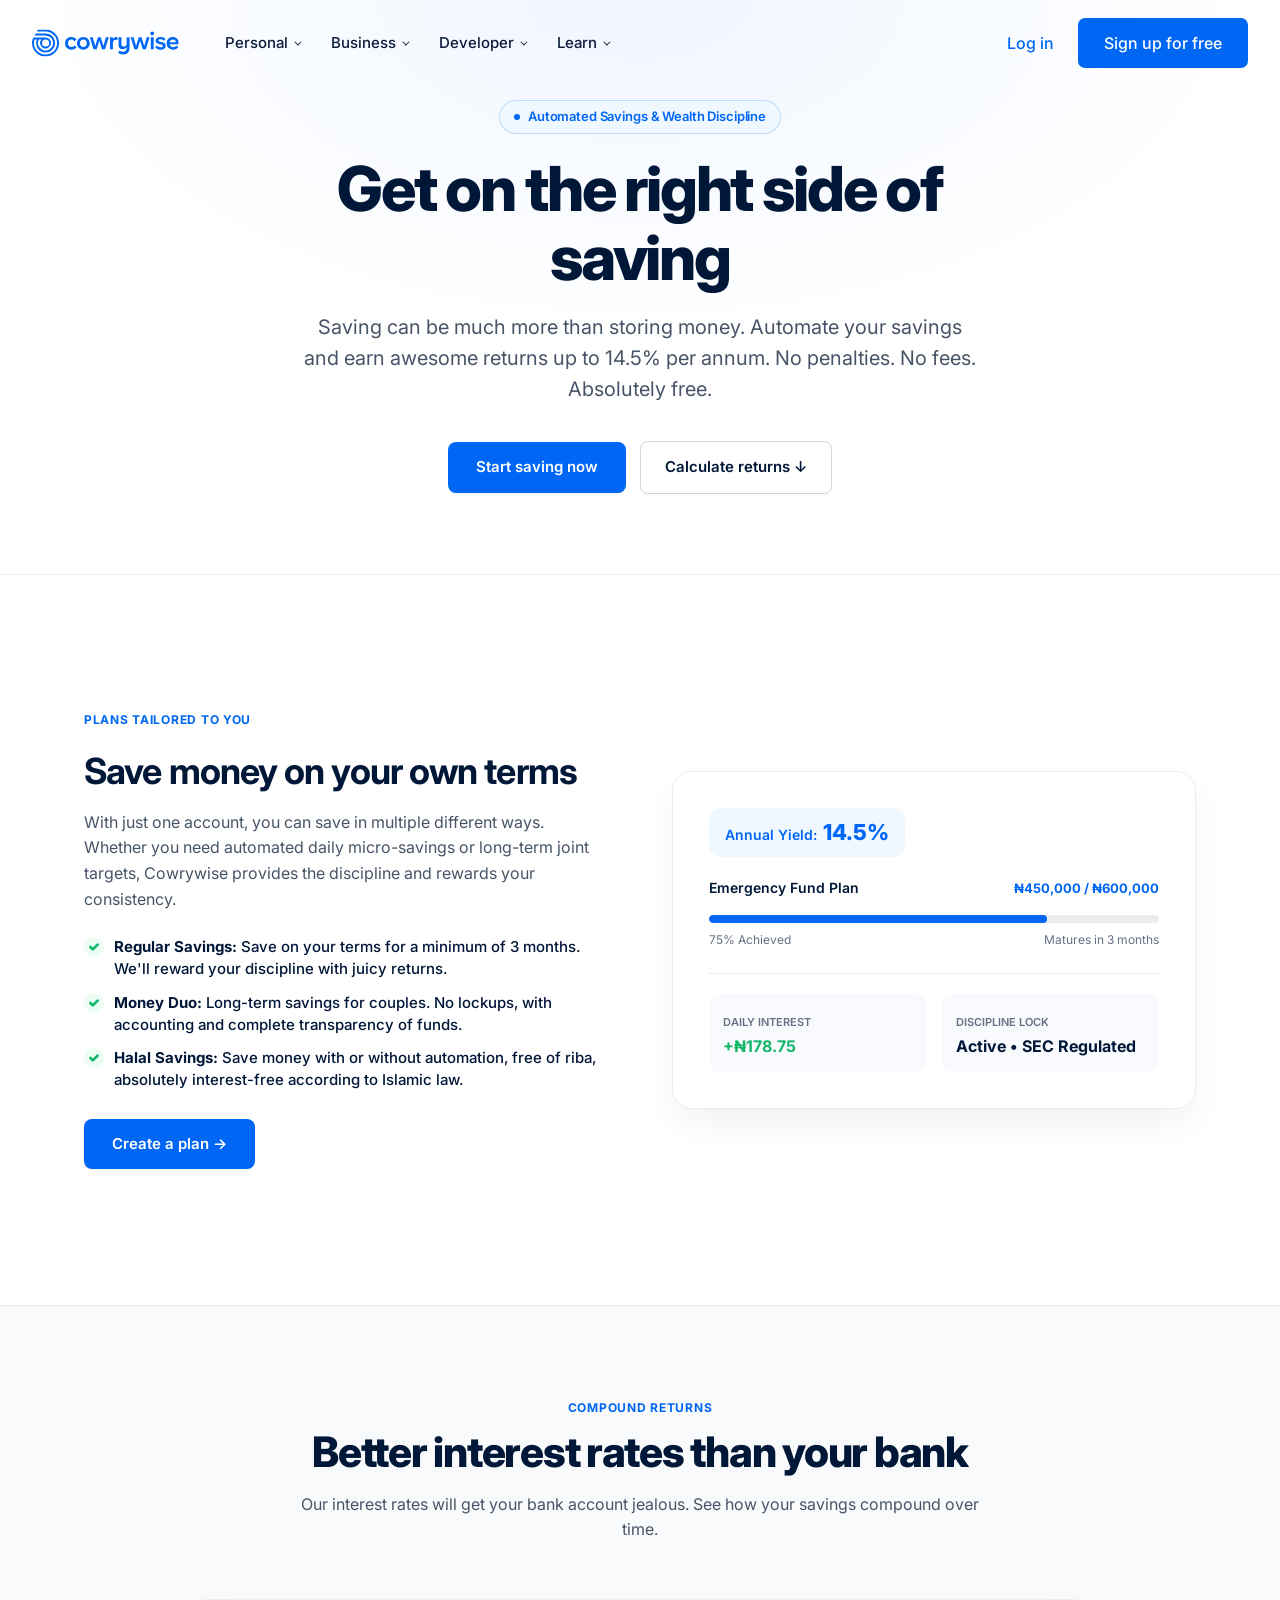
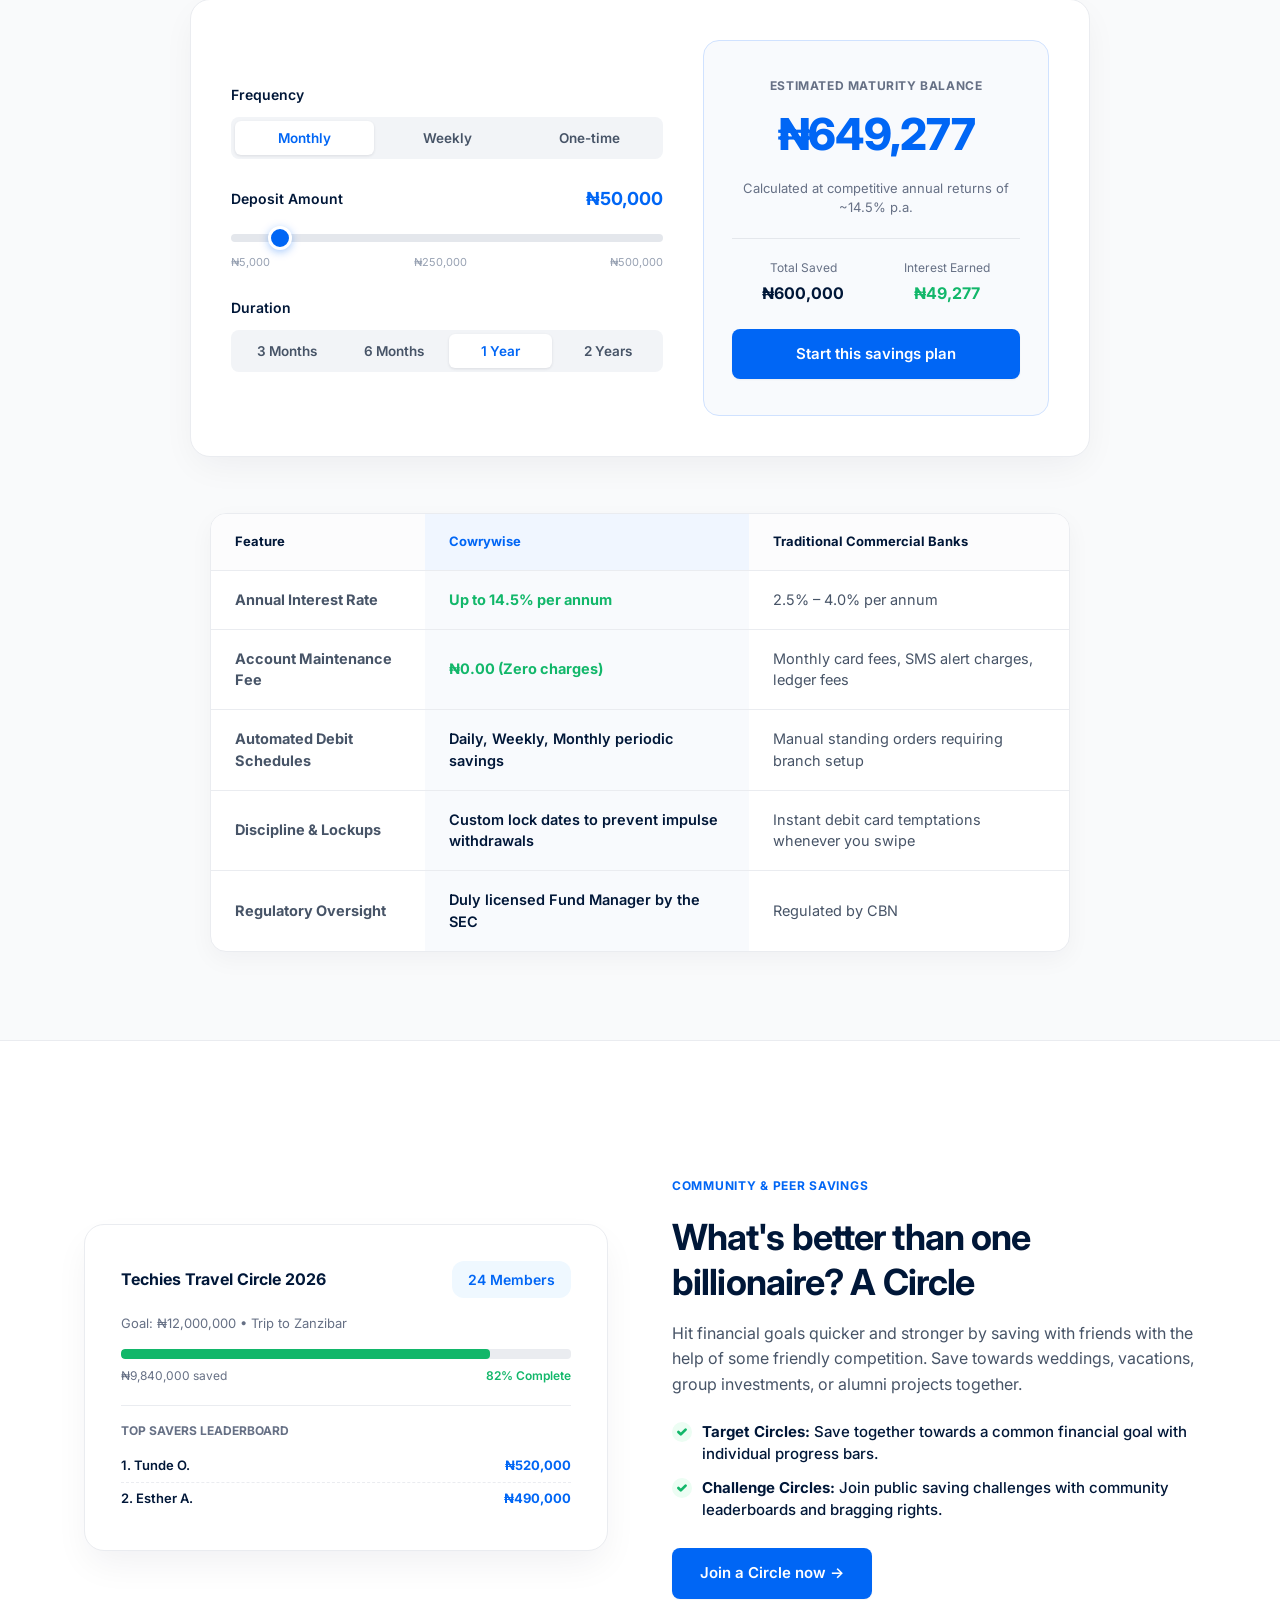
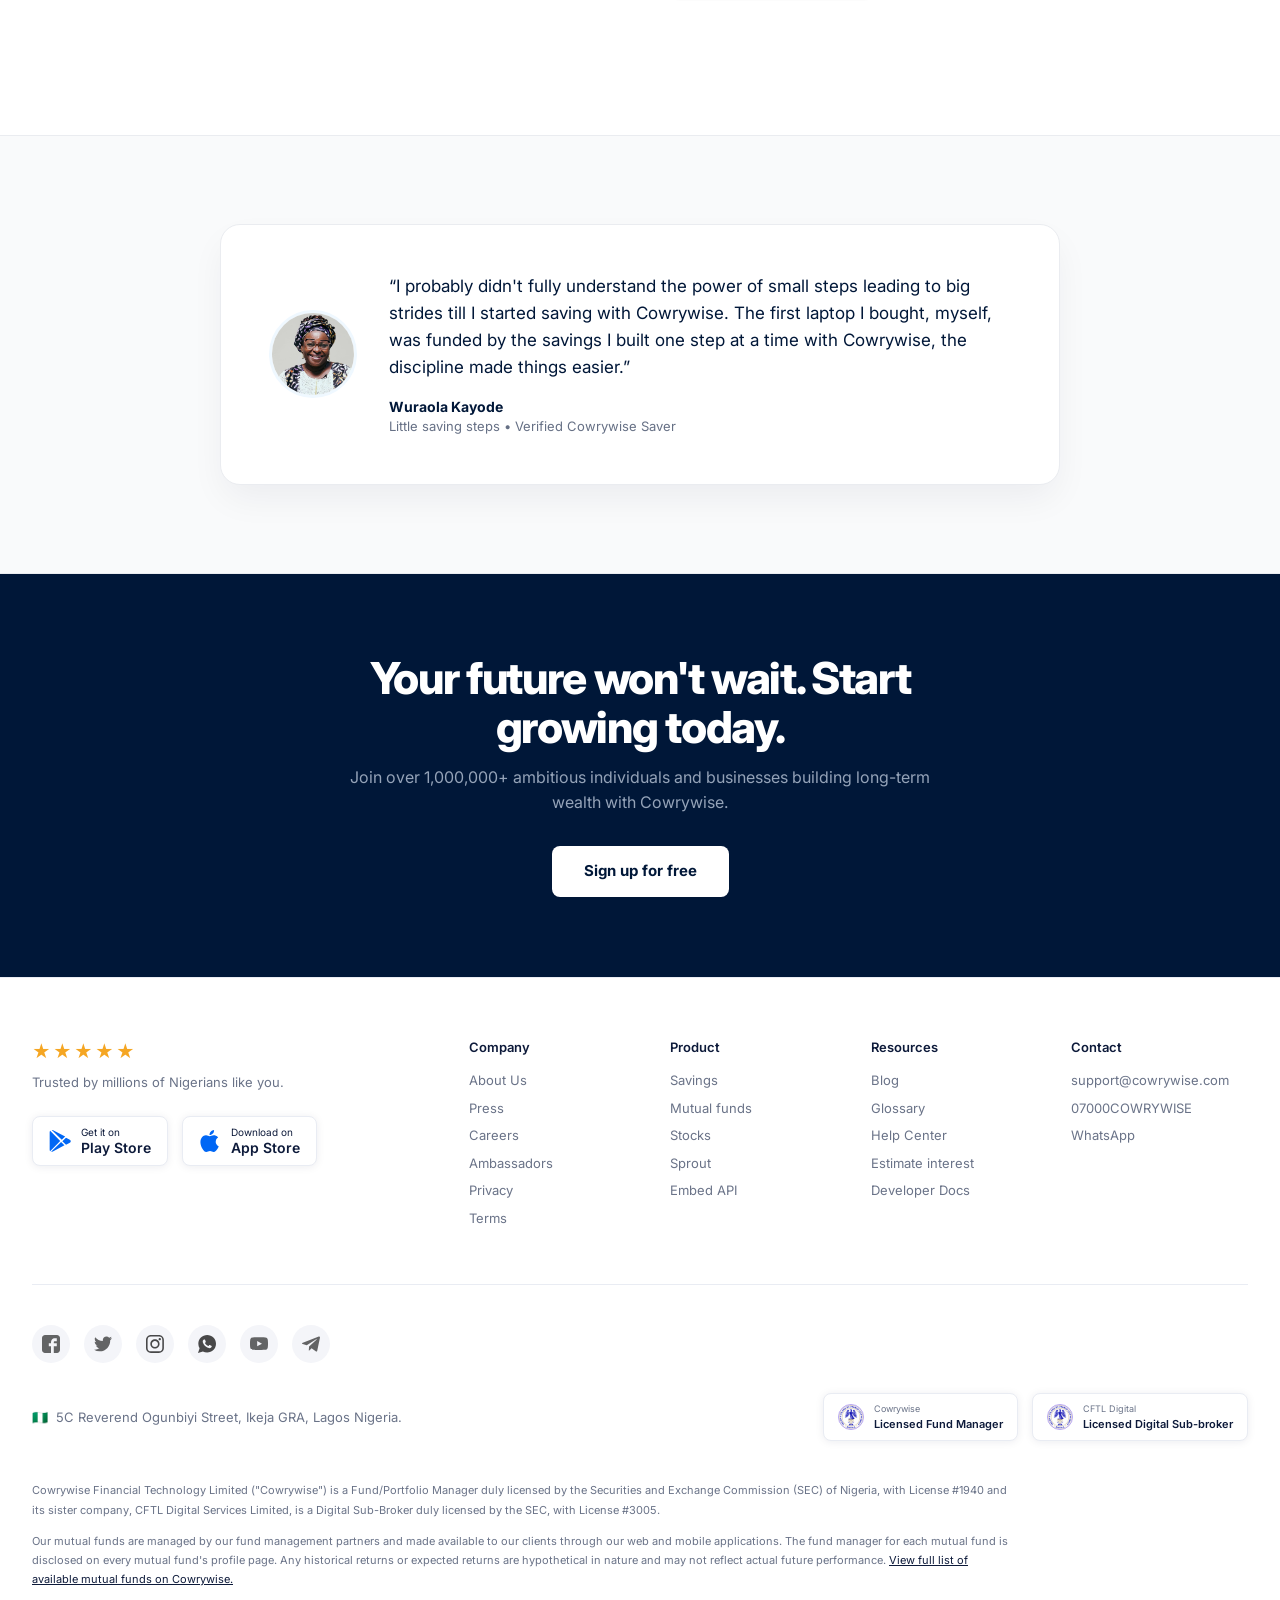
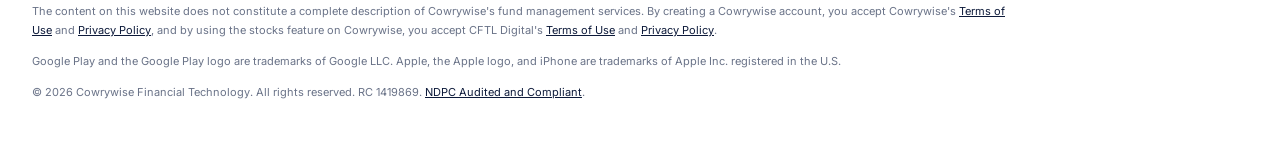
<file: save.html>
<!DOCTYPE html>
<html lang="en">
  <head>
    <meta charset="UTF-8" />
    <meta name="viewport" content="width=device-width, initial-scale=1.0" />
    <title>Save Online in Nigeria | Enjoy Best Returns | Cowrywise</title>
    <meta
      name="description"
      content="Save for short-term and long-term goals with Cowrywise. 100% safety guaranteed. We keep you disciplined. Start saving now."
    />
    <link rel="preconnect" href="https://fonts.googleapis.com" />
    <link rel="preconnect" href="https://fonts.gstatic.com" crossorigin />
    <link
      href="https://fonts.googleapis.com/css2?family=Inter:wght@300;400;500;600;700;800&display=swap"
      rel="stylesheet"
    />
    <link rel="stylesheet" href="style.css" />
    <link rel="stylesheet" href="pages.css" />
  </head>
  <body>
    <!-- NAVBAR -->
    <header class="nav">
      <div class="wrap nav-in">
        <a href="index.html" class="logo" aria-label="Cowrywise Homepage">
          <img
            src="images/logo.svg"
            alt="Cowrywise"
            class="logo-img"
            onerror="this.style.display='none'; this.nextElementSibling.style.display='inline-flex';"
          />
          <span class="logo-fallback" style="display: none;">
            <span class="logo-mark"></span>cowrywise
          </span>
        </a>
        <nav class="menu-bar" aria-label="Main navigation">
          <div class="has-menu">
            <a href="save.html" class="nav-link active">Personal <i class="chev"></i></a>
            <div class="drop">
              <a href="save.html"
                ><b>Savings</b><span>Save and earn amazing returns</span></a
              >
              <a href="mutual-funds.html"
                ><b>Mutual Funds</b><span>Grow your wealth without chasing charts</span></a
              >
              <a href="stocks.html"
                ><b>Stocks</b><span>Own a slice of Nigeria's top companies</span></a
              >
              <div class="drop-divider"></div>
              <a href="index.html#sec-calc-title" class="drop-sub"
                ><b>Estimate your returns &nearr;</b><span>Calculate potential gains</span></a
              >
              <a href="mutual-funds.html#risk-assessment" class="drop-sub"
                ><b>Risk assessment &nearr;</b><span>Find your investor profile</span></a
              >
            </div>
          </div>
          <div class="has-menu">
            <a href="sprout.html" class="nav-link">Business <i class="chev"></i></a>
            <div class="drop">
              <a href="sprout.html"
                ><b>Sprout</b><span>Put your business idle cash to work</span></a
              >
            </div>
          </div>
          <div class="has-menu">
            <a href="embed.html" class="nav-link">Developer <i class="chev"></i></a>
            <div class="drop">
              <a href="embed.html"
                ><b>Embed</b><span>Offer investment services in your app</span></a
              >
              <a href="developers.html"
                ><b>Docs</b><span>Read how to integrate the Embed API</span></a
              >
              <div class="drop-divider"></div>
              <a href="https://embedbycowrywise.slack.com/" target="_blank" rel="noopener noreferrer" class="drop-sub"
                ><b>Slack Community &nearr;</b><span>Join developers building on Cowrywise</span></a
              >
            </div>
          </div>
          <div class="has-menu">
            <a href="learn.html" class="nav-link">Learn <i class="chev"></i></a>
            <div class="drop">
              <a href="learn.html"
                ><b>Glossary</b><span>Learn from a curation of simple money terms</span></a
              >
              <a href="blog.html"
                ><b>Blog</b><span>Announcements, articles and stories</span></a
              >
              <a href="learn.html#faq"
                ><b>Help Center</b><span>Everything you need to use Cowrywise</span></a
              >
            </div>
          </div>
        </nav>
        <div class="nav-cta" id="nav-cta">
          <a href="login.html" class="login">Log in</a>
          <a href="signup.html" class="btn">Sign up for free</a>
        </div>
        <button
          class="nav-toggle"
          id="nav-toggle"
          type="button"
          aria-label="Toggle navigation menu"
          aria-expanded="false"
        >
          <span></span><span></span><span></span>
        </button>
      </div>
    </header>

    <!-- MOBILE NAVIGATION DRAWER -->
    <div class="mobile-nav" id="mobile-nav" aria-hidden="true">
      <div class="mobile-nav-backdrop" id="mobile-nav-backdrop"></div>
      <div class="mobile-nav-panel">
        <div class="mobile-nav-header">
          <a href="index.html" class="logo">
            <img src="images/logo.svg" alt="Cowrywise" class="logo-img" />
          </a>
          <button
            class="mobile-nav-close"
            id="mobile-nav-close"
            type="button"
            aria-label="Close navigation menu"
          >
            &times;
          </button>
        </div>
        <div class="mobile-nav-body">
          <div class="m-group active">
            <button class="m-trigger" type="button">
              <span>Personal</span><i class="m-chev"></i>
            </button>
            <div class="m-content">
              <a href="save.html">Savings</a>
              <a href="mutual-funds.html">Mutual Funds</a>
              <a href="stocks.html">Stocks</a>
              <a href="mutual-funds.html#risk-assessment">Risk Assessment</a>
            </div>
          </div>
          <div class="m-group">
            <button class="m-trigger" type="button">
              <span>Business</span><i class="m-chev"></i>
            </button>
            <div class="m-content">
              <a href="sprout.html">Sprout (Corporate Treasury)</a>
            </div>
          </div>
          <div class="m-group">
            <button class="m-trigger" type="button">
              <span>Developer</span><i class="m-chev"></i>
            </button>
            <div class="m-content">
              <a href="embed.html">Embed API</a>
              <a href="developers.html">Developer Docs</a>
            </div>
          </div>
          <div class="m-group">
            <button class="m-trigger" type="button">
              <span>Learn</span><i class="m-chev"></i>
            </button>
            <div class="m-content">
              <a href="learn.html">Glossary</a>
              <a href="blog.html">Blog</a>
              <a href="learn.html#faq">Help Center</a>
            </div>
          </div>
        </div>
        <div class="mobile-nav-footer" id="mobile-nav-cta">
          <a href="login.html" class="btn btn-outline">Log in</a>
          <a href="signup.html" class="btn">Sign up for free</a>
        </div>
      </div>
    </div>

    <!-- MAIN CONTENT -->
    <main>
      <!-- HERO SECTION -->
      <section class="cw-hero">
        <div class="cw-wrap cw-hero-inner">
          <div class="cw-pill-badge">
            <span class="cw-pill-dot"></span>
            <span>Automated Savings & Wealth Discipline</span>
          </div>
          <h1 class="cw-hero-title">Get on the right side of saving</h1>
          <p class="cw-hero-subtitle">
            Saving can be much more than storing money. Automate your savings and earn
            awesome returns up to 14.5% per annum. No penalties. No fees. Absolutely free.
          </p>
          <div class="cw-hero-actions">
            <a href="signup.html" class="cw-btn-primary">Start saving now</a>
            <a href="#savings-calc" class="cw-btn-secondary">Calculate returns &darr;</a>
          </div>
        </div>
      </section>

      <!-- FEATURE ROW 1: SAVE MONEY ON YOUR OWN TERMS -->
      <section class="cw-section">
        <div class="cw-wrap">
          <div class="cw-feature-row">
            <div class="cw-feature-info">
              <span class="cw-tag">Plans Tailored To You</span>
              <h3>Save money on your own terms</h3>
              <p>
                With just one account, you can save in multiple different ways.
                Whether you need automated daily micro-savings or long-term joint targets,
                Cowrywise provides the discipline and rewards your consistency.
              </p>
              <ul class="cw-feature-bullets">
                <li>
                  <span class="cw-bullet-check">
                    <svg viewBox="0 0 20 20" fill="currentColor"><path fill-rule="evenodd" d="M16.707 5.293a1 1 0 010 1.414l-8 8a1 1 0 01-1.414 0l-4-4a1 1 0 011.414-1.414L8 12.586l7.293-7.293a1 1 0 011.414 0z" clip-rule="evenodd"></path></svg>
                  </span>
                  <span><strong>Regular Savings:</strong> Save on your terms for a minimum of 3 months. We'll reward your discipline with juicy returns.</span>
                </li>
                <li>
                  <span class="cw-bullet-check">
                    <svg viewBox="0 0 20 20" fill="currentColor"><path fill-rule="evenodd" d="M16.707 5.293a1 1 0 010 1.414l-8 8a1 1 0 01-1.414 0l-4-4a1 1 0 011.414-1.414L8 12.586l7.293-7.293a1 1 0 011.414 0z" clip-rule="evenodd"></path></svg>
                  </span>
                  <span><strong>Money Duo:</strong> Long-term savings for couples. No lockups, with accounting and complete transparency of funds.</span>
                </li>
                <li>
                  <span class="cw-bullet-check">
                    <svg viewBox="0 0 20 20" fill="currentColor"><path fill-rule="evenodd" d="M16.707 5.293a1 1 0 010 1.414l-8 8a1 1 0 01-1.414 0l-4-4a1 1 0 011.414-1.414L8 12.586l7.293-7.293a1 1 0 011.414 0z" clip-rule="evenodd"></path></svg>
                  </span>
                  <span><strong>Halal Savings:</strong> Save money with or without automation, free of riba, absolutely interest-free according to Islamic law.</span>
                </li>
              </ul>
              <div>
                <a href="signup.html" class="cw-btn-primary">Create a plan &rarr;</a>
              </div>
            </div>

            <!-- VISUAL CARD -->
            <div class="cw-visual-card">
              <div class="cw-stat-badge">
                Annual Yield: <strong>14.5%</strong>
              </div>
              <div style="display: flex; justify-content: space-between; align-items: baseline; margin-bottom: 8px;">
                <span style="font-size: 14px; font-weight: 600; color: #001738;">Emergency Fund Plan</span>
                <span style="font-size: 13px; font-weight: 700; color: #0066f5;">₦450,000 / ₦600,000</span>
              </div>
              <div class="cw-mini-meter">
                <div class="cw-mini-meter-fill" style="width: 75%;"></div>
              </div>
              <div style="display: flex; justify-content: space-between; font-size: 12px; color: #667085; margin-top: 4px;">
                <span>75% Achieved</span>
                <span>Matures in 3 months</span>
              </div>

              <div style="border-top: 1px solid #eaecf0; margin-top: 24px; padding-top: 20px; display: grid; grid-template-columns: 1fr 1fr; gap: 16px;">
                <div style="background: #f8fafd; padding: 14px; border-radius: 10px;">
                  <span style="font-size: 11px; color: #667085; text-transform: uppercase; font-weight: 600;">Daily Interest</span>
                  <div style="font-size: 16px; font-weight: 700; color: #12b76a; margin-top: 2px;">+₦178.75</div>
                </div>
                <div style="background: #f8fafd; padding: 14px; border-radius: 10px;">
                  <span style="font-size: 11px; color: #667085; text-transform: uppercase; font-weight: 600;">Discipline Lock</span>
                  <div style="font-size: 16px; font-weight: 700; color: #001738; margin-top: 2px;">Active &bull; SEC Regulated</div>
                </div>
              </div>
            </div>
          </div>
        </div>
      </section>

      <!-- FEATURE ROW 2: CALCULATOR & BETTER INTEREST RATES -->
      <section class="cw-section bg-alt" id="savings-calc">
        <div class="cw-wrap">
          <div class="cw-section-head">
            <span class="cw-tag">Compound Returns</span>
            <h2>Better interest rates than your bank</h2>
            <p>Our interest rates will get your bank account jealous. See how your savings compound over time.</p>
          </div>

          <div class="cw-calc-wrapper">
            <div class="cw-calc-grid">
              <div class="cw-calc-inputs">
                <div>
                  <div class="cw-calc-label-row">
                    <span>Frequency</span>
                  </div>
                  <div class="cw-seg-tabs">
                    <button type="button" class="cw-seg-tab save-frequency-tab active" data-freq="monthly">Monthly</button>
                    <button type="button" class="cw-seg-tab save-frequency-tab" data-freq="weekly">Weekly</button>
                    <button type="button" class="cw-seg-tab save-frequency-tab" data-freq="onetime">One-time</button>
                  </div>
                </div>

                <div>
                  <div class="cw-calc-label-row">
                    <span>Deposit Amount</span>
                    <span class="cw-calc-amount-val" id="save-amount-display">₦50,000</span>
                  </div>
                  <input
                    type="range"
                    id="save-slider"
                    class="cw-range-slider"
                    min="5000"
                    max="500000"
                    step="5000"
                    value="50000"
                  />
                  <div style="display: flex; justify-content: space-between; font-size: 11px; color: #98a2b3; margin-top: 6px;">
                    <span>₦5,000</span>
                    <span>₦250,000</span>
                    <span>₦500,000</span>
                  </div>
                </div>

                <div>
                  <div class="cw-calc-label-row">
                    <span>Duration</span>
                  </div>
                  <div class="cw-seg-tabs">
                    <button type="button" class="cw-seg-tab save-duration-tab" data-months="3">3 Months</button>
                    <button type="button" class="cw-seg-tab save-duration-tab" data-months="6">6 Months</button>
                    <button type="button" class="cw-seg-tab save-duration-tab active" data-months="12">1 Year</button>
                    <button type="button" class="cw-seg-tab save-duration-tab" data-months="24">2 Years</button>
                  </div>
                </div>
              </div>

              <!-- PREVIEW BOX -->
              <div class="cw-calc-preview">
                <div class="cw-calc-tag">Estimated Maturity Balance</div>
                <div class="cw-calc-total-number" id="save-result-display">₦693,250</div>
                <p style="font-size: 13px; color: #667085; margin: 0;">
                  Calculated at competitive annual returns of ~14.5% p.a.
                </p>

                <div class="cw-calc-stats-row">
                  <div class="cw-calc-stat-item">
                    <span>Total Saved</span>
                    <strong id="save-principal-display">₦600,000</strong>
                  </div>
                  <div class="cw-calc-stat-item">
                    <span>Interest Earned</span>
                    <strong id="save-interest-display" style="color: #12b76a;">+₦93,250</strong>
                  </div>
                </div>

                <div style="margin-top: 24px;">
                  <a href="signup.html" class="cw-btn-primary" style="width: 100%;">Start this savings plan</a>
                </div>
              </div>
            </div>
          </div>

          <!-- COMPARISON TABLE -->
          <div style="margin-top: 56px;">
            <div class="cw-compare-card">
              <table class="cw-table-clean">
                <thead>
                  <tr>
                    <th>Feature</th>
                    <th class="cw-highlight-col">Cowrywise</th>
                    <th>Traditional Commercial Banks</th>
                  </tr>
                </thead>
                <tbody>
                  <tr>
                    <td><strong>Annual Interest Rate</strong></td>
                    <td class="cw-highlight-col" style="color: #12b76a; font-weight: 700;">Up to 14.5% per annum</td>
                    <td>2.5% – 4.0% per annum</td>
                  </tr>
                  <tr>
                    <td><strong>Account Maintenance Fee</strong></td>
                    <td class="cw-highlight-col" style="color: #12b76a; font-weight: 700;">₦0.00 (Zero charges)</td>
                    <td>Monthly card fees, SMS alert charges, ledger fees</td>
                  </tr>
                  <tr>
                    <td><strong>Automated Debit Schedules</strong></td>
                    <td class="cw-highlight-col">Daily, Weekly, Monthly periodic savings</td>
                    <td>Manual standing orders requiring branch setup</td>
                  </tr>
                  <tr>
                    <td><strong>Discipline & Lockups</strong></td>
                    <td class="cw-highlight-col">Custom lock dates to prevent impulse withdrawals</td>
                    <td>Instant debit card temptations whenever you swipe</td>
                  </tr>
                  <tr>
                    <td><strong>Regulatory Oversight</strong></td>
                    <td class="cw-highlight-col">Duly licensed Fund Manager by the SEC</td>
                    <td>Regulated by CBN</td>
                  </tr>
                </tbody>
              </table>
            </div>
          </div>
        </div>
      </section>

      <!-- FEATURE ROW 3: CIRCLES -->
      <section class="cw-section">
        <div class="cw-wrap">
          <div class="cw-feature-row reverse">
            <div class="cw-feature-info">
              <span class="cw-tag">Community & Peer Savings</span>
              <h3>What's better than one billionaire? A Circle</h3>
              <p>
                Hit financial goals quicker and stronger by saving with friends with the help of some friendly competition.
                Save towards weddings, vacations, group investments, or alumni projects together.
              </p>
              <ul class="cw-feature-bullets">
                <li>
                  <span class="cw-bullet-check">
                    <svg viewBox="0 0 20 20" fill="currentColor"><path fill-rule="evenodd" d="M16.707 5.293a1 1 0 010 1.414l-8 8a1 1 0 01-1.414 0l-4-4a1 1 0 011.414-1.414L8 12.586l7.293-7.293a1 1 0 011.414 0z" clip-rule="evenodd"></path></svg>
                  </span>
                  <span><strong>Target Circles:</strong> Save together towards a common financial goal with individual progress bars.</span>
                </li>
                <li>
                  <span class="cw-bullet-check">
                    <svg viewBox="0 0 20 20" fill="currentColor"><path fill-rule="evenodd" d="M16.707 5.293a1 1 0 010 1.414l-8 8a1 1 0 01-1.414 0l-4-4a1 1 0 011.414-1.414L8 12.586l7.293-7.293a1 1 0 011.414 0z" clip-rule="evenodd"></path></svg>
                  </span>
                  <span><strong>Challenge Circles:</strong> Join public saving challenges with community leaderboards and bragging rights.</span>
                </li>
              </ul>
              <div>
                <a href="signup.html" class="cw-btn-primary">Join a Circle now &rarr;</a>
              </div>
            </div>

            <!-- VISUAL CARD -->
            <div class="cw-visual-card">
              <div style="display: flex; justify-content: space-between; align-items: center; margin-bottom: 16px;">
                <span style="font-size: 16px; font-weight: 700; color: #001738;">Techies Travel Circle 2026</span>
                <span class="cw-stat-badge" style="margin-bottom: 0;">24 Members</span>
              </div>
              <p style="font-size: 13px; color: #667085; margin-bottom: 16px;">
                Goal: ₦12,000,000 &bull; Trip to Zanzibar
              </p>
              <div class="cw-mini-meter" style="height: 10px;">
                <div class="cw-mini-meter-fill" style="width: 82%; background: #12b76a;"></div>
              </div>
              <div style="display: flex; justify-content: space-between; font-size: 12px; color: #667085; margin-top: 6px;">
                <span>₦9,840,000 saved</span>
                <span style="color: #12b76a; font-weight: 600;">82% Complete</span>
              </div>

              <div style="border-top: 1px solid #eaecf0; margin-top: 20px; padding-top: 16px;">
                <div style="font-size: 12px; font-weight: 700; text-transform: uppercase; color: #667085; margin-bottom: 10px;">
                  Top Savers Leaderboard
                </div>
                <div style="display: flex; justify-content: space-between; font-size: 13px; padding: 6px 0; border-bottom: 1px dashed #eaecf0;">
                  <span style="font-weight: 600; color: #001738;">1. Tunde O.</span>
                  <span style="font-weight: 700; color: #0066f5;">₦520,000</span>
                </div>
                <div style="display: flex; justify-content: space-between; font-size: 13px; padding: 6px 0;">
                  <span style="font-weight: 600; color: #001738;">2. Esther A.</span>
                  <span style="font-weight: 700; color: #0066f5;">₦490,000</span>
                </div>
              </div>
            </div>
          </div>
        </div>
      </section>

      <!-- TESTIMONIAL SECTION -->
      <section class="cw-section bg-alt">
        <div class="cw-wrap">
          <div class="cw-testimonial-box">
            <div class="cw-testimonial-avatar-wrap">
              <img
                src="images/customer-funmilola.jpg"
                alt="Wuraola Kayode"
                class="cw-testimonial-avatar"
              />
            </div>
            <div class="cw-testimonial-content">
              <blockquote>
                &ldquo;I probably didn't fully understand the power of small steps leading to big strides till I started saving with Cowrywise.
                The first laptop I bought, myself, was funded by the savings I built one step at a time with Cowrywise, the discipline made things easier.&rdquo;
              </blockquote>
              <div class="cw-testimonial-author">Wuraola Kayode</div>
              <div class="cw-testimonial-role">Little saving steps &bull; Verified Cowrywise Saver</div>
            </div>
          </div>
        </div>
      </section>

      <!-- SIGNATURE BOTTOM CTA BANNER -->
      <section class="cw-bottom-cta">
        <div class="cw-wrap cw-bottom-cta-inner">
          <h2>Your future won't wait. Start growing today.</h2>
          <p>
            Join over 1,000,000+ ambitious individuals and businesses building long-term wealth with Cowrywise.
          </p>
          <div class="cw-bottom-cta-actions">
            <a href="signup.html" class="cw-btn-primary" style="background: #ffffff; color: #001738; padding: 14px 32px; font-weight: 700;">
              Sign up for free
            </a>
          </div>
        </div>
      </section>
    </main>

    <!-- FOOTER -->
        <footer class="foot">
      <div class="wrap">
        <div class="f-top">
          <div>
            <div class="stars" aria-label="5 out of 5 stars">&#9733;&#9733;&#9733;&#9733;&#9733;</div>
            <p>Trusted by millions of Nigerians like you.</p>
            <div class="stores">
              <a
                href="https://cwry.se/app"
                target="_blank"
                rel="noopener noreferrer"
                class="store"
              >
                <img
                  src="images/icon-googleplay.svg"
                  alt="Google Play icon"
                  class="store-icon"
                />
                <span>Get it on<strong>Play Store</strong></span>
              </a>
              <a
                href="https://cwry.se/app"
                target="_blank"
                rel="noopener noreferrer"
                class="store"
              >
                <img
                  src="images/icon-apple.svg"
                  alt="Apple icon"
                  class="store-icon"
                />
                <span>Download on<strong>App Store</strong></span>
              </a>
            </div>
          </div>
          <div class="f-cols">
            <div>
              <h5>Company</h5>
              <a href="#">About Us</a>
              <a href="#">Press</a>
              <a href="#">Careers</a>
              <a href="#">Ambassadors</a>
              <a href="#">Privacy</a>
              <a href="#">Terms</a>
            </div>
            <div>
              <h5>Product</h5>
              <a href="save.html">Savings</a>
              <a href="mutual-funds.html">Mutual funds</a>
              <a href="stocks.html">Stocks</a>
              <a href="sprout.html">Sprout</a>
              <a href="embed.html">Embed API</a>
            </div>
            <div>
              <h5>Resources</h5>
              <a href="blog.html">Blog</a>
              <a href="learn.html">Glossary</a>
              <a href="learn.html#faq">Help Center</a>
              <a href="index.html#sec-calc-title">Estimate interest</a>
              <a href="developers.html">Developer Docs</a>
            </div>
            <div>
              <h5>Contact</h5>
              <a href="mailto:support@cowrywise.com">support@cowrywise.com</a>
              <a href="tel:07000269799473">07000COWRYWISE</a>
              <a href="https://wa.me/2349022979297" target="_blank" rel="noopener noreferrer">WhatsApp</a>
            </div>
          </div>
        </div>
        <div class="socials" aria-label="Social media channels">
          <a
            href="https://facebook.com/cowrywise"
            target="_blank"
            rel="noopener noreferrer"
            aria-label="Cowrywise on Facebook"
          >
            <img src="images/icon-facebook.svg" alt="Facebook" />
          </a>
          <a
            href="https://twitter.com/cowrywise"
            target="_blank"
            rel="noopener noreferrer"
            aria-label="Cowrywise on Twitter / X"
          >
            <img src="images/icon-twitter.svg" alt="Twitter" />
          </a>
          <a
            href="https://instagram.com/cowrywise"
            target="_blank"
            rel="noopener noreferrer"
            aria-label="Cowrywise on Instagram"
          >
            <img src="images/icon-instagram.svg" alt="Instagram" />
          </a>
          <a
            href="https://wa.me/2349022979297"
            target="_blank"
            rel="noopener noreferrer"
            aria-label="Cowrywise on WhatsApp"
          >
            <img src="images/icon-whatsapp.svg" alt="WhatsApp" />
          </a>
          <a
            href="https://www.youtube.com/channel/UCRApoo2RnIcX4ocFmKZwYSg"
            target="_blank"
            rel="noopener noreferrer"
            aria-label="Cowrywise on YouTube"
          >
            <img src="images/icon-youtube.svg" alt="YouTube" />
          </a>
          <a
            href="https://t.me/cowrywise"
            target="_blank"
            rel="noopener noreferrer"
            aria-label="Cowrywise on Telegram"
          >
            <img src="images/icon-telegram.svg" alt="Telegram" />
          </a>
        </div>
        <div class="f-mid">
          <span
            >&#127475;&#127468; &nbsp;5C Reverend Ogunbiyi Street, Ikeja GRA,
            Lagos Nigeria.</span
          >
          <div class="lics">
            <div class="lic">
              <i class="lic-badge"
                ><img src="images/imgi_12_sec.png" alt="SEC License"
              /></i>
              <span>Cowrywise<strong>Licensed Fund Manager</strong></span>
            </div>
            <div class="lic">
              <i class="lic-badge"
                ><img src="images/imgi_12_sec.png" alt="SEC License"
              /></i>
              <span
                >CFTL Digital<strong>Licensed Digital Sub-broker</strong></span
              >
            </div>
          </div>
        </div>
        <div class="legal">
          <p>
            Cowrywise Financial Technology Limited ("Cowrywise") is a
            Fund/Portfolio Manager duly licensed by the Securities and Exchange
            Commission (SEC) of Nigeria, with License #1940 and its sister
            company, CFTL Digital Services Limited, is a Digital Sub-Broker duly
            licensed by the SEC, with License #3005.
          </p>
          <p>
            Our mutual funds are managed by our fund management partners and
            made available to our clients through our web and mobile
            applications. The fund manager for each mutual fund is disclosed on
            every mutual fund's profile page. Any historical returns or expected
            returns are hypothetical in nature and may not reflect actual future
            performance.
            <a href="mutual-funds.html"
              >View full list of available mutual funds on Cowrywise.</a
            >
          </p>
          <p>
            The content on this website does not constitute a complete
            description of Cowrywise's fund management services. By creating a
            Cowrywise account, you accept Cowrywise's
            <a href="#">Terms of Use</a> and <a href="#">Privacy Policy</a>, and
            by using the stocks feature on Cowrywise, you accept CFTL Digital's
            <a href="#">Terms of Use</a> and <a href="#">Privacy Policy</a>.
          </p>
          <p>
            Google Play and the Google Play logo are trademarks of Google LLC.
            Apple, the Apple logo, and iPhone are trademarks of Apple Inc.
            registered in the U.S.
          </p>
          <p>
            &copy; 2026 Cowrywise Financial Technology. All rights reserved. RC
            1419869. <a href="#">NDPC Audited and Compliant</a>.
          </p>
        </div>
      </div>
    </footer>

    <script src="script.js"></script>
    <script src="pages.js"></script>
  </body>
</html>
</file>
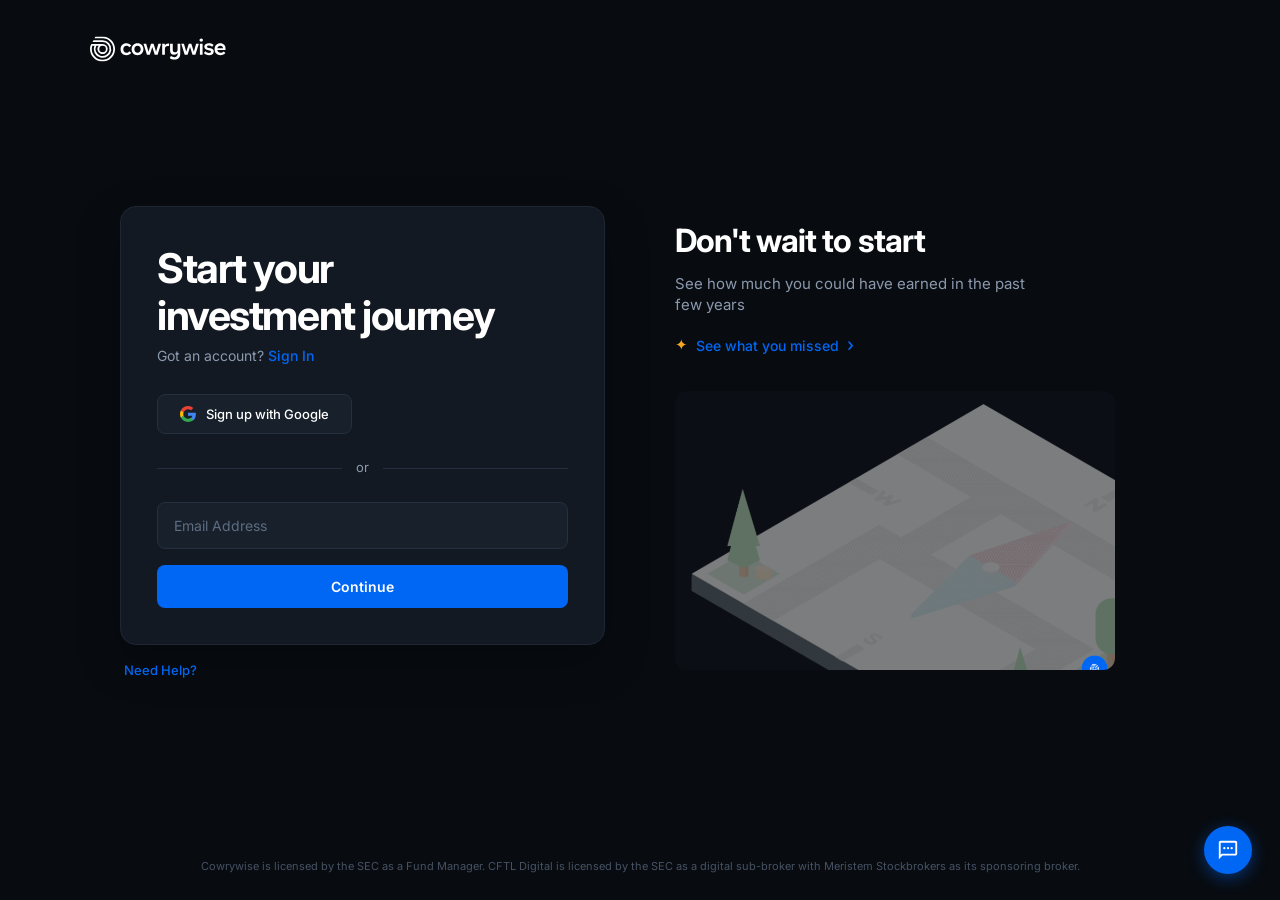
<file: signup.html>
<!doctype html>
<html lang="en">
  <head>
    <meta charset="UTF-8" />
    <meta name="viewport" content="width=device-width, initial-scale=1" />
    <meta name="theme-color" content="#080c11" />
    <meta
      name="description"
      content="Start your investment journey with Cowrywise. Save, invest in mutual funds and stocks online with top returns and bank-grade security."
    />
    <title>Cowrywise - Start your investment journey</title>
    <link rel="icon" type="image/svg+xml" href="images/logo.svg" />
    <link rel="preconnect" href="https://fonts.googleapis.com" />
    <link rel="preconnect" href="https://fonts.gstatic.com" crossorigin />
    <link
      href="https://fonts.googleapis.com/css2?family=Inter:wght@400;500;600;700&display=swap"
      rel="stylesheet"
    />
    <link rel="stylesheet" href="auth.css" />
  </head>
  <body>
    <div class="auth-page">
      <!-- TOP LOGO HEADER -->
      <header class="auth-top-nav">
        <a href="index.html" class="auth-logo-link" aria-label="Cowrywise Homepage">
          <img src="images/logo-white.svg" alt="Cowrywise" class="auth-logo-img" />
        </a>
      </header>

      <!-- CENTER CONTENT -->
      <main class="auth-center-container">
        <!-- LEFT COLUMN: SIGNUP CARD -->
        <div class="auth-card-column">
          <div class="auth-card signup-card">
            <h1 class="auth-card-title">Start your<br />investment journey</h1>
            <p class="auth-card-sublink">
              Got an account?
              <a href="login.html" class="blue-link">Sign In</a>
            </p>

            <div id="auth-alert" class="auth-msg" role="alert"></div>

            <!-- GOOGLE SIGNUP BUTTON -->
            <div class="social-btn-single">
              <button type="button" class="btn-social btn-social-pill btn-google">
                <svg class="social-icon" viewBox="0 0 24 24" aria-hidden="true">
                  <path
                    fill="#4285F4"
                    d="M23.745 12.27c0-.7-.06-1.4-.19-2.07H12v4.51h6.6c-.29 1.52-1.14 2.82-2.4 3.68v3.05h3.88c2.27-2.09 3.66-5.17 3.66-9.17Z"
                  />
                  <path
                    fill="#34A853"
                    d="M12 24c3.24 0 5.95-1.08 7.93-2.91l-3.88-3.05c-1.08.72-2.45 1.16-4.05 1.16-3.12 0-5.77-2.1-6.72-4.93H1.25v3.15C3.27 21.41 7.33 24 12 24Z"
                  />
                  <path
                    fill="#FBBC05"
                    d="M5.28 14.27c-.25-.72-.38-1.49-.38-2.27s.13-1.55.38-2.27V6.58H1.25C.45 8.18 0 9.98 0 12s.45 3.82 1.25 5.42l4.03-3.15Z"
                  />
                  <path
                    fill="#EA4335"
                    d="M12 4.75c1.77 0 3.35.61 4.6 1.8l3.42-3.42C17.95 1.19 15.24 0 12 0 7.33 0 3.27 2.59 1.25 6.58l4.03 3.15c.95-2.83 3.6-4.98 6.72-4.98Z"
                  />
                </svg>
                <span>Sign up with Google</span>
              </button>
            </div>

            <!-- DIVIDER -->
            <div class="auth-divider">
              <span>or</span>
            </div>

            <!-- SIGNUP FORM (EMAIL STEP) -->
            <form id="signup-form" novalidate>
              <div class="form-group">
                <input
                  type="email"
                  id="signup-email"
                  class="dark-input"
                  placeholder="Email Address"
                  autocomplete="email"
                  required
                />
              </div>

              <!-- OPTIONAL EXPANDED FIELDS (SHOWS SMOOTHLY AFTER EMAIL OR DIRECT SUBMIT) -->
              <div id="signup-extra-fields" style="display: none;">
                <div class="form-group">
                  <input
                    type="text"
                    id="first-name"
                    class="dark-input"
                    placeholder="First Name"
                    autocomplete="given-name"
                  />
                </div>
                <div class="form-group">
                  <input
                    type="text"
                    id="last-name"
                    class="dark-input"
                    placeholder="Last Name"
                    autocomplete="family-name"
                  />
                </div>
                <div class="form-group pw-input-wrap">
                  <input
                    type="password"
                    id="signup-password"
                    class="dark-input"
                    placeholder="Create a Password"
                    autocomplete="new-password"
                  />
                  <button
                    type="button"
                    class="pw-eye-btn"
                    aria-label="Toggle password visibility"
                  >
                    <svg
                      class="icon-eye"
                      viewBox="0 0 24 24"
                      fill="none"
                      stroke="currentColor"
                      stroke-width="2"
                      stroke-linecap="round"
                      stroke-linejoin="round"
                    >
                      <path d="M1 12s4-8 11-8 11 8 11 8-4 8-11 8-11-8-11-8z" />
                      <circle cx="12" cy="12" r="3" />
                    </svg>
                    <svg
                      class="icon-eye-off"
                      viewBox="0 0 24 24"
                      fill="none"
                      stroke="currentColor"
                      stroke-width="2"
                      stroke-linecap="round"
                      stroke-linejoin="round"
                      style="display: none;"
                    >
                      <path
                        d="M17.94 17.94A10.07 10.07 0 0 1 12 20c-7 0-11-8-11-8a18.45 18.45 0 0 1 5.06-5.94M9.9 4.24A9.12 9.12 0 0 1 12 4c7 0 11 8 11 8a18.5 18.5 0 0 1-2.16 3.19m-6.72-1.07a3 3 0 1 1-4.24-4.24"
                      />
                      <line x1="1" y1="1" x2="23" y2="23" />
                    </svg>
                  </button>
                </div>
              </div>

              <button type="submit" id="submit-btn" class="btn-submit">
                <span class="submit-spinner" aria-hidden="true"></span>
                <span class="submit-text">Continue</span>
              </button>
            </form>
          </div>

          <!-- NEED HELP LINK -->
          <div class="auth-sub-links">
            <a href="#" class="blue-link">Need Help?</a>
          </div>
        </div>

        <!-- RIGHT COLUMN: PROMO & 3D MAP ILLUSTRATION -->
        <div class="signup-right-panel">
          <div class="signup-side-text">
            <h2 class="side-title">Don't wait to start</h2>
            <p class="side-sub">
              See how much you could have earned in the past few years
            </p>
            <a href="index.html#sec-calc-title" class="missed-link">
              <span class="sparkle">&#10022;</span>
              <span>See what you missed</span>
              <span class="chev-right">&rsaquo;</span>
            </a>
          </div>

          <div class="signup-map-wrap">
            <img
              src="images/signup-map.png"
              alt="Cowrywise 3D Investment Journey Map"
              class="signup-map-img"
            />
          </div>
        </div>
      </main>

      <!-- BOTTOM FOOTER -->
      <footer class="dark-footer">
        <p>
          Cowrywise is licensed by the SEC as a Fund Manager. CFTL Digital is
          licensed by the SEC as a digital sub-broker with Meristem Stockbrokers as
          its sponsoring broker.
        </p>
      </footer>
    </div>

    <!-- FLOATING CHAT WIDGET -->
    <button type="button" class="floating-chat-btn" aria-label="Chat with support">
      <svg viewBox="0 0 24 24" fill="currentColor">
        <path
          d="M20 2H4c-1.1 0-2 .9-2 2v18l4-4h14c1.1 0 2-.9 2-2V4c0-1.1-.9-2-2-2zm0 14H5.17L4 17.17V4h16v12z"
        />
        <circle cx="8" cy="10" r="1.25" />
        <circle cx="12" cy="10" r="1.25" />
        <circle cx="16" cy="10" r="1.25" />
      </svg>
    </button>

    <!-- GOOGLE ACCOUNT CHOOSER MODAL -->
    <div
      class="google-modal-overlay"
      id="google-auth-modal"
      role="dialog"
      aria-modal="true"
      aria-labelledby="google-modal-title"
      aria-hidden="true"
    >
      <div class="google-modal-backdrop" id="google-modal-backdrop"></div>
      <div class="google-modal-card">
        <!-- Animated top indeterminate progress line -->
        <div class="google-progress-bar" id="google-progress-bar">
          <div class="google-progress-indicator"></div>
        </div>

        <!-- Google Header -->
        <div class="google-modal-header">
          <div class="google-header-top">
            <svg class="google-modal-logo" viewBox="0 0 24 24" aria-hidden="true">
              <path
                fill="#4285F4"
                d="M23.745 12.27c0-.7-.06-1.4-.19-2.07H12v4.51h6.6c-.29 1.52-1.14 2.82-2.4 3.68v3.05h3.88c2.27-2.09 3.66-5.17 3.66-9.17Z"
              />
              <path
                fill="#34A853"
                d="M12 24c3.24 0 5.95-1.08 7.93-2.91l-3.88-3.05c-1.08.72-2.45 1.16-4.05 1.16-3.12 0-5.77-2.1-6.72-4.93H1.25v3.15C3.27 21.41 7.33 24 12 24Z"
              />
              <path
                fill="#FBBC05"
                d="M5.28 14.27c-.25-.72-.38-1.49-.38-2.27s.13-1.55.38-2.27V6.58H1.25C.45 8.18 0 9.98 0 12s.45 3.82 1.25 5.42l4.03-3.15Z"
              />
              <path
                fill="#EA4335"
                d="M12 4.75c1.77 0 3.35.61 4.6 1.8l3.42-3.42C17.95 1.19 15.24 0 12 0 7.33 0 3.27 2.59 1.25 6.58l4.03 3.15c.95-2.83 3.6-4.98 6.72-4.98Z"
              />
            </svg>
            <button
              type="button"
              class="google-modal-close"
              id="google-modal-close"
              aria-label="Close Google Sign-in"
            >
              <svg viewBox="0 0 24 24" width="18" height="18" stroke="currentColor" stroke-width="2.5" fill="none">
                <line x1="18" y1="6" x2="6" y2="18"></line>
                <line x1="6" y1="6" x2="18" y2="18"></line>
              </svg>
            </button>
          </div>
          <h3 class="google-modal-title" id="google-modal-title">Choose an account</h3>
          <p class="google-modal-subtitle">
            to continue to <span class="google-brand-highlight">Cowrywise</span>
          </p>
        </div>

        <!-- VIEW 1: Account selection list -->
        <div class="google-accounts-view" id="google-accounts-view">
          <div class="google-accounts-list">
            <button
              type="button"
              class="google-account-item"
              data-email="esther@gmail.com"
              data-name="Esther"
              data-initial="E"
            >
              <div class="google-acc-avatar" style="background-color: #7c3aed;">
                <span>E</span>
              </div>
              <div class="google-acc-info">
                <span class="google-acc-name">Esther</span>
                <span class="google-acc-email">esther@gmail.com</span>
              </div>
              <span class="google-acc-chevron">&rsaquo;</span>
            </button>

            <button
              type="button"
              class="google-account-item google-add-account-btn"
              id="google-use-another-btn"
            >
              <div class="google-acc-avatar google-avatar-ghost">
                <svg viewBox="0 0 24 24" width="18" height="18" fill="none" stroke="currentColor" stroke-width="2">
                  <path d="M20 21v-2a4 4 0 0 0-4-4H8a4 4 0 0 0-4 4v2"></path>
                  <circle cx="12" cy="7" r="4"></circle>
                </svg>
              </div>
              <div class="google-acc-info">
                <span class="google-acc-name">Use another account</span>
              </div>
              <span class="google-acc-chevron">&rsaquo;</span>
            </button>
          </div>

          <div class="google-modal-disclaimer">
            To continue, Google will share your name, email address, language
            preference, and profile picture with Cowrywise. Before using Cowrywise,
            you can review their
            <a href="index.html" target="_blank" rel="noopener">Privacy Policy</a>
            and
            <a href="index.html" target="_blank" rel="noopener">Terms of Service</a>.
          </div>
        </div>

        <!-- VIEW 2: Custom account input form -->
        <div class="google-custom-view" id="google-custom-view" style="display: none;">
          <p class="google-custom-instructions">
            Enter your Google details to continue to Cowrywise
          </p>
          <form id="google-custom-form" novalidate>
            <div class="google-input-wrap">
              <input
                type="text"
                id="google-custom-name"
                class="google-input"
                placeholder="Full Name (e.g. Esther)"
                required
              />
            </div>
            <div class="google-input-wrap">
              <input
                type="email"
                id="google-custom-email"
                class="google-input"
                placeholder="Google Email (e.g. you@gmail.com)"
                required
              />
            </div>
            <div id="google-custom-error" class="google-error-msg" style="display: none;"></div>
            <div class="google-custom-actions">
              <button type="button" class="google-btn-back" id="google-btn-back">Back</button>
              <button type="submit" class="google-btn-primary" id="google-btn-submit">Continue</button>
            </div>
          </form>
        </div>

        <!-- VIEW 3: Signing in loader view -->
        <div class="google-signing-in-view" id="google-signing-in-view" style="display: none;">
          <div class="google-spinner"></div>
          <p class="google-signing-text">Signing in to Cowrywise...</p>
          <p class="google-signing-email" id="google-signing-email"></p>
        </div>
      </div>
    </div>

    <!-- APPLE SIGN IN MODAL -->
    <div
      class="apple-modal-overlay"
      id="apple-auth-modal"
      role="dialog"
      aria-modal="true"
      aria-hidden="true"
    >
      <div class="apple-modal-backdrop" id="apple-modal-backdrop"></div>
      <div class="apple-modal-card">
        <div class="apple-logo-wrap">
          <svg viewBox="0 0 24 24" aria-hidden="true">
            <path
              d="M18.71 19.5c-.83 1.24-1.71 2.45-3.05 2.47-1.34.03-1.77-.79-3.29-.79-1.53 0-2 .77-3.27.82-1.31.05-2.3-1.32-3.14-2.53C4.25 17 2.94 12.45 4.7 9.39c.87-1.52 2.43-2.48 4.12-2.51 1.28-.02 2.5.87 3.29.87.78 0 2.26-1.07 3.81-.91.65.03 2.47.26 3.64 1.98-.09.06-2.17 1.28-2.15 3.81.03 3.02 2.65 4.03 2.68 4.04-.03.07-.42 1.44-1.38 2.83M15.97 6.37c.61-.75 1.04-1.8 0.92-2.87-.92.04-2.02.62-2.66 1.37-.57.65-1.06 1.73-.93 2.76 1.02.08 2.06-.51 2.67-1.26"
            />
          </svg>
        </div>
        <h3 class="apple-modal-title">Sign in with Apple</h3>
        <p class="apple-modal-sub">
          Use your Apple ID to sign in to Cowrywise.
        </p>
        <div class="apple-user-pill">
          <div class="apple-user-initials">E</div>
          <div class="apple-user-details">
            <span class="apple-user-name">Esther</span>
            <span class="apple-user-email">esther@icloud.com</span>
          </div>
        </div>
        <div class="apple-actions">
          <button type="button" class="apple-btn-cancel" id="apple-modal-cancel">Cancel</button>
          <button type="button" class="apple-btn-continue" id="apple-modal-continue">Continue</button>
        </div>
      </div>
    </div>

    <script src="auth.js"></script>
  </body>
</html>
</file>
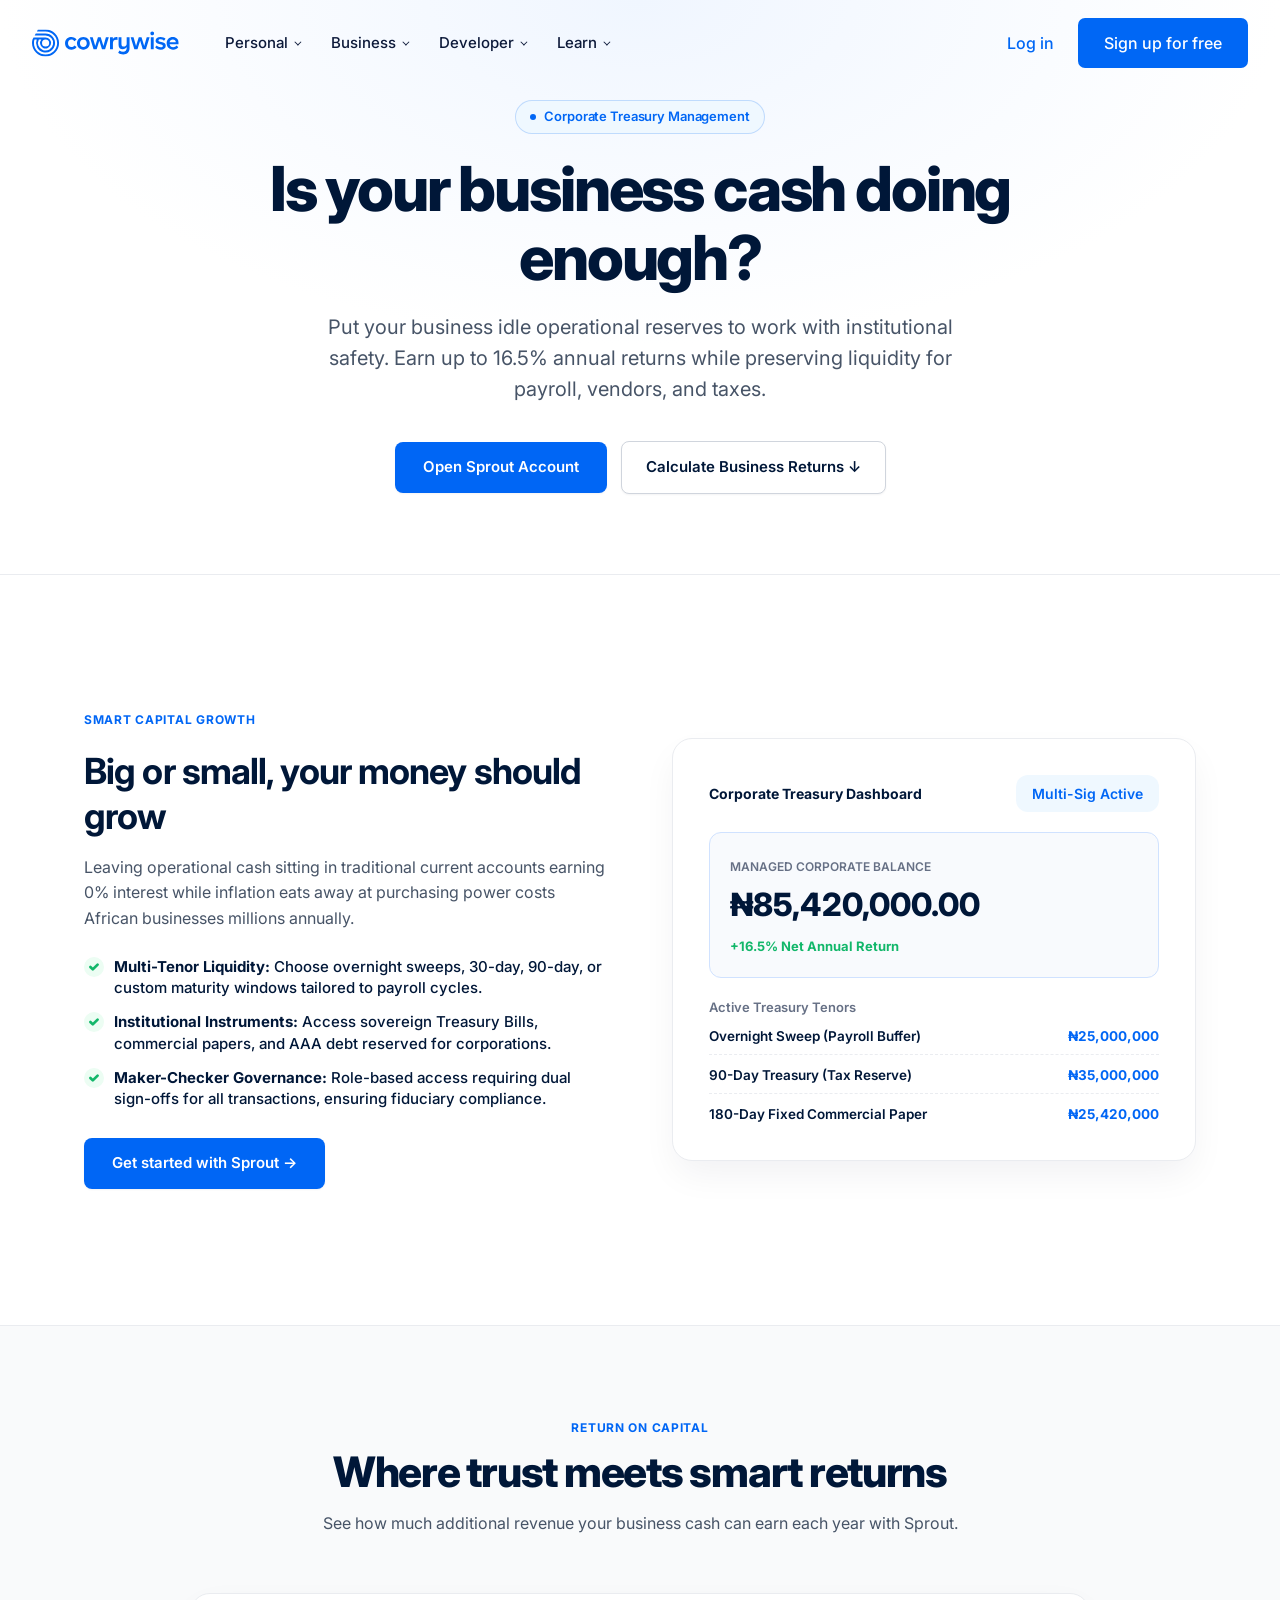
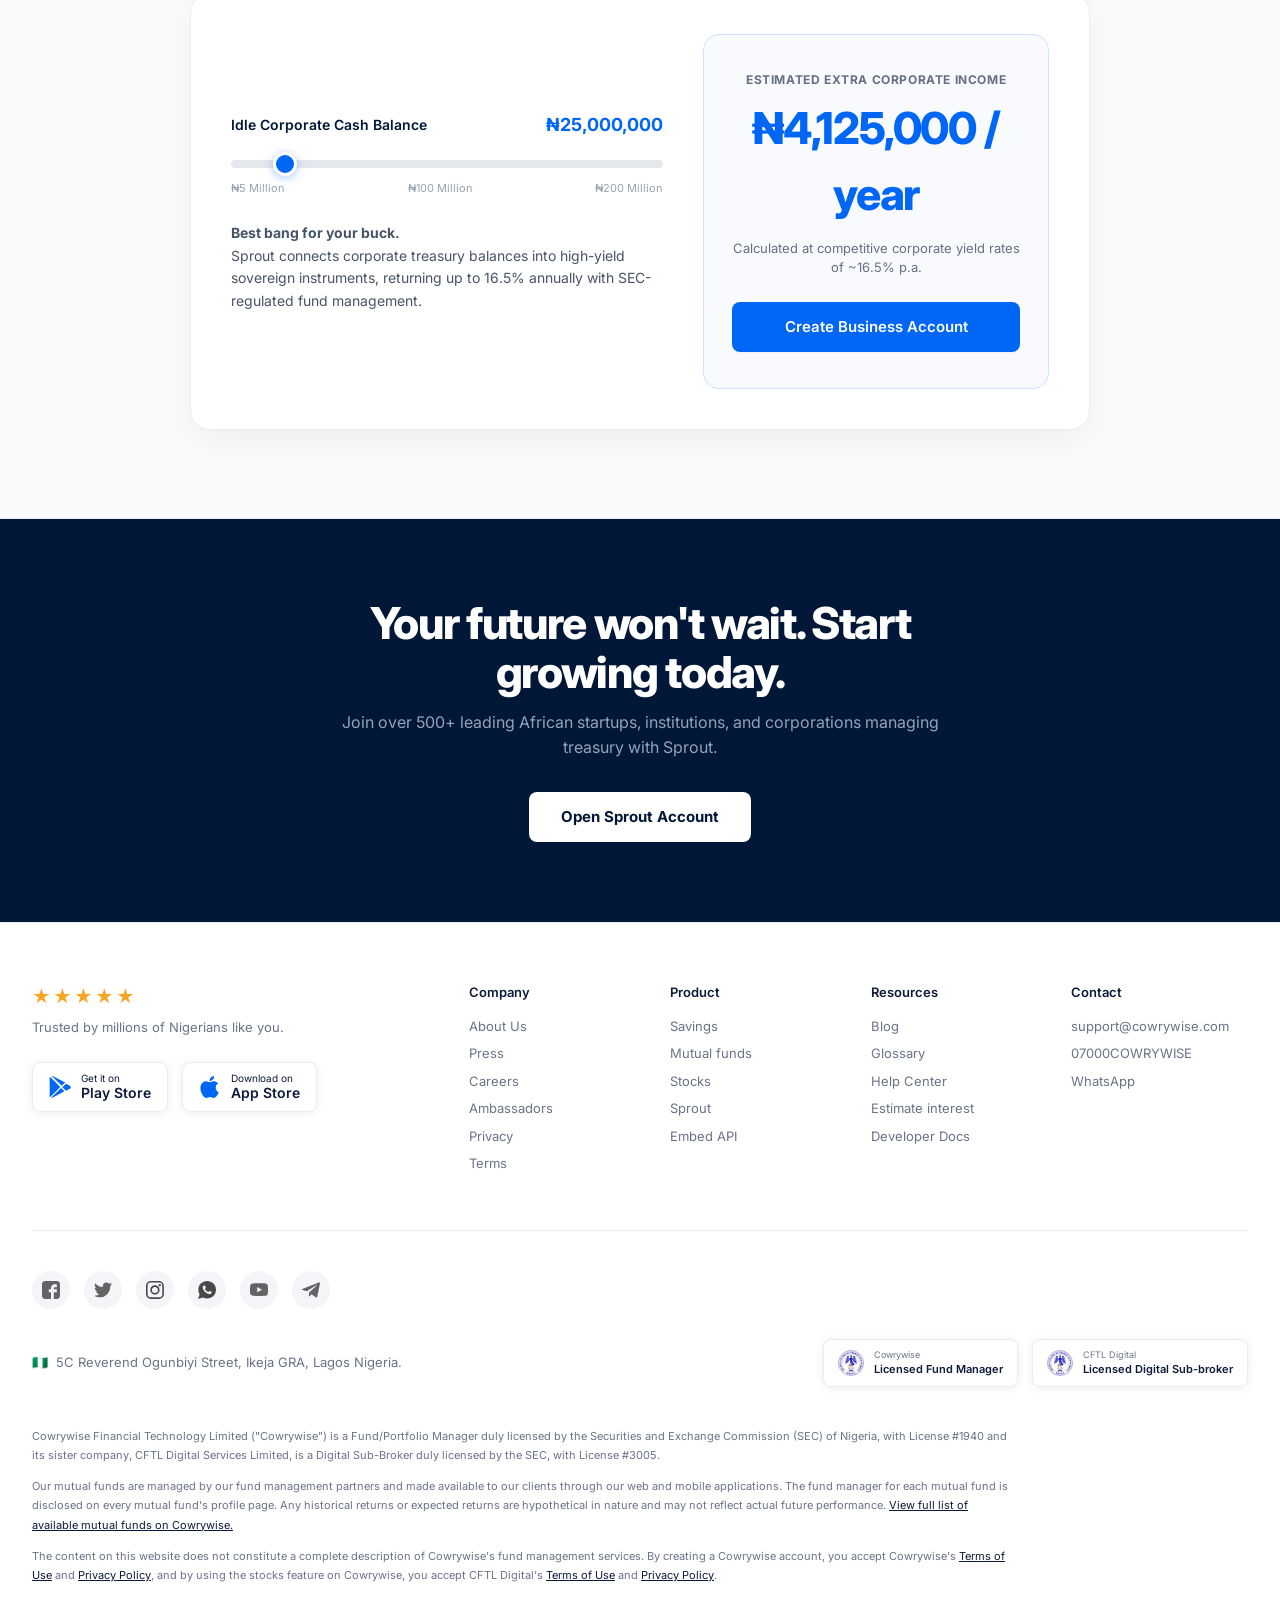
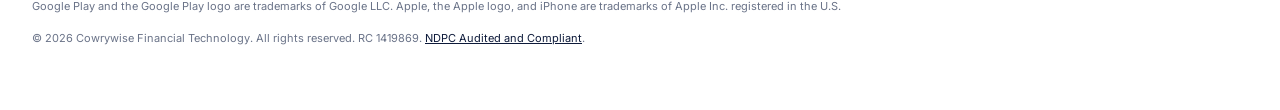
<file: sprout.html>
<!DOCTYPE html>
<html lang="en">
  <head>
    <meta charset="UTF-8" />
    <meta name="viewport" content="width=device-width, initial-scale=1.0" />
    <title>Sprout by Cowrywise - Corporate Treasury & Idle Cash Management</title>
    <meta
      name="description"
      content="Is your business cash doing enough? Sprout helps African businesses, startups, and institutions manage idle corporate funds with high-yield fixed income."
    />
    <link rel="preconnect" href="https://fonts.googleapis.com" />
    <link rel="preconnect" href="https://fonts.gstatic.com" crossorigin />
    <link
      href="https://fonts.googleapis.com/css2?family=Inter:wght@300;400;500;600;700;800&display=swap"
      rel="stylesheet"
    />
    <link rel="stylesheet" href="style.css" />
    <link rel="stylesheet" href="pages.css" />
  </head>
  <body>
    <!-- NAVBAR -->
    <header class="nav">
      <div class="wrap nav-in">
        <a href="index.html" class="logo" aria-label="Cowrywise Homepage">
          <img
            src="images/logo.svg"
            alt="Cowrywise"
            class="logo-img"
            onerror="this.style.display='none'; this.nextElementSibling.style.display='inline-flex';"
          />
          <span class="logo-fallback" style="display: none;">
            <span class="logo-mark"></span>cowrywise
          </span>
        </a>
        <nav class="menu-bar" aria-label="Main navigation">
          <div class="has-menu">
            <a href="save.html" class="nav-link">Personal <i class="chev"></i></a>
            <div class="drop">
              <a href="save.html"
                ><b>Savings</b><span>Save and earn amazing returns</span></a
              >
              <a href="mutual-funds.html"
                ><b>Mutual Funds</b><span>Grow your wealth without chasing charts</span></a
              >
              <a href="stocks.html"
                ><b>Stocks</b><span>Own a slice of Nigeria's top companies</span></a
              >
              <div class="drop-divider"></div>
              <a href="index.html#sec-calc-title" class="drop-sub"
                ><b>Estimate your returns &nearr;</b><span>Calculate potential gains</span></a
              >
              <a href="mutual-funds.html#risk-assessment" class="drop-sub"
                ><b>Risk assessment &nearr;</b><span>Find your investor profile</span></a
              >
            </div>
          </div>
          <div class="has-menu">
            <a href="sprout.html" class="nav-link active">Business <i class="chev"></i></a>
            <div class="drop">
              <a href="sprout.html"
                ><b>Sprout</b><span>Put your business idle cash to work</span></a
              >
            </div>
          </div>
          <div class="has-menu">
            <a href="embed.html" class="nav-link">Developer <i class="chev"></i></a>
            <div class="drop">
              <a href="embed.html"
                ><b>Embed</b><span>Offer investment services in your app</span></a
              >
              <a href="developers.html"
                ><b>Docs</b><span>Read how to integrate the Embed API</span></a
              >
              <div class="drop-divider"></div>
              <a href="https://embedbycowrywise.slack.com/" target="_blank" rel="noopener noreferrer" class="drop-sub"
                ><b>Slack Community &nearr;</b><span>Join developers building on Cowrywise</span></a
              >
            </div>
          </div>
          <div class="has-menu">
            <a href="learn.html" class="nav-link">Learn <i class="chev"></i></a>
            <div class="drop">
              <a href="learn.html"
                ><b>Glossary</b><span>Learn from a curation of simple money terms</span></a
              >
              <a href="blog.html"
                ><b>Blog</b><span>Announcements, articles and stories</span></a
              >
              <a href="learn.html#faq"
                ><b>Help Center</b><span>Everything you need to use Cowrywise</span></a
              >
            </div>
          </div>
        </nav>
        <div class="nav-cta" id="nav-cta">
          <a href="login.html" class="login">Log in</a>
          <a href="signup.html" class="btn">Sign up for free</a>
        </div>
        <button
          class="nav-toggle"
          id="nav-toggle"
          type="button"
          aria-label="Toggle navigation menu"
          aria-expanded="false"
        >
          <span></span><span></span><span></span>
        </button>
      </div>
    </header>

    <!-- MOBILE NAVIGATION DRAWER -->
    <div class="mobile-nav" id="mobile-nav" aria-hidden="true">
      <div class="mobile-nav-backdrop" id="mobile-nav-backdrop"></div>
      <div class="mobile-nav-panel">
        <div class="mobile-nav-header">
          <a href="index.html" class="logo">
            <img src="images/logo.svg" alt="Cowrywise" class="logo-img" />
          </a>
          <button
            class="mobile-nav-close"
            id="mobile-nav-close"
            type="button"
            aria-label="Close navigation menu"
          >
            &times;
          </button>
        </div>
        <div class="mobile-nav-body">
          <div class="m-group">
            <button class="m-trigger" type="button">
              <span>Personal</span><i class="m-chev"></i>
            </button>
            <div class="m-content">
              <a href="save.html">Savings</a>
              <a href="mutual-funds.html">Mutual Funds</a>
              <a href="stocks.html">Stocks</a>
              <a href="mutual-funds.html#risk-assessment">Risk Assessment</a>
            </div>
          </div>
          <div class="m-group active">
            <button class="m-trigger" type="button">
              <span>Business</span><i class="m-chev"></i>
            </button>
            <div class="m-content">
              <a href="sprout.html">Sprout (Corporate Treasury)</a>
            </div>
          </div>
          <div class="m-group">
            <button class="m-trigger" type="button">
              <span>Developer</span><i class="m-chev"></i>
            </button>
            <div class="m-content">
              <a href="embed.html">Embed API</a>
              <a href="developers.html">Developer Docs</a>
            </div>
          </div>
          <div class="m-group">
            <button class="m-trigger" type="button">
              <span>Learn</span><i class="m-chev"></i>
            </button>
            <div class="m-content">
              <a href="learn.html">Glossary</a>
              <a href="blog.html">Blog</a>
              <a href="learn.html#faq">Help Center</a>
            </div>
          </div>
        </div>
        <div class="mobile-nav-footer" id="mobile-nav-cta">
          <a href="login.html" class="btn btn-outline">Log in</a>
          <a href="signup.html" class="btn">Sign up for free</a>
        </div>
      </div>
    </div>

    <!-- MAIN CONTENT -->
    <main>
      <!-- HERO -->
      <section class="cw-hero">
        <div class="cw-wrap cw-hero-inner">
          <div class="cw-pill-badge">
            <span class="cw-pill-dot"></span>
            <span>Corporate Treasury Management</span>
          </div>
          <h1 class="cw-hero-title">Is your business cash doing enough?</h1>
          <p class="cw-hero-subtitle">
            Put your business idle operational reserves to work with institutional safety.
            Earn up to 16.5% annual returns while preserving liquidity for payroll, vendors, and taxes.
          </p>
          <div class="cw-hero-actions">
            <a href="signup.html" class="cw-btn-primary">Open Sprout Account</a>
            <a href="#sprout-calc" class="cw-btn-secondary">Calculate Business Returns &darr;</a>
          </div>
        </div>
      </section>

      <!-- FEATURE 1: BIG OR SMALL -->
      <section class="cw-section">
        <div class="cw-wrap">
          <div class="cw-feature-row">
            <div class="cw-feature-info">
              <span class="cw-tag">Smart Capital Growth</span>
              <h3>Big or small, your money should grow</h3>
              <p>
                Leaving operational cash sitting in traditional current accounts earning 0% interest while inflation
                eats away at purchasing power costs African businesses millions annually.
              </p>
              <ul class="cw-feature-bullets">
                <li>
                  <span class="cw-bullet-check">
                    <svg viewBox="0 0 20 20" fill="currentColor"><path fill-rule="evenodd" d="M16.707 5.293a1 1 0 010 1.414l-8 8a1 1 0 01-1.414 0l-4-4a1 1 0 011.414-1.414L8 12.586l7.293-7.293a1 1 0 011.414 0z" clip-rule="evenodd"></path></svg>
                  </span>
                  <span><strong>Multi-Tenor Liquidity:</strong> Choose overnight sweeps, 30-day, 90-day, or custom maturity windows tailored to payroll cycles.</span>
                </li>
                <li>
                  <span class="cw-bullet-check">
                    <svg viewBox="0 0 20 20" fill="currentColor"><path fill-rule="evenodd" d="M16.707 5.293a1 1 0 010 1.414l-8 8a1 1 0 01-1.414 0l-4-4a1 1 0 011.414-1.414L8 12.586l7.293-7.293a1 1 0 011.414 0z" clip-rule="evenodd"></path></svg>
                  </span>
                  <span><strong>Institutional Instruments:</strong> Access sovereign Treasury Bills, commercial papers, and AAA debt reserved for corporations.</span>
                </li>
                <li>
                  <span class="cw-bullet-check">
                    <svg viewBox="0 0 20 20" fill="currentColor"><path fill-rule="evenodd" d="M16.707 5.293a1 1 0 010 1.414l-8 8a1 1 0 01-1.414 0l-4-4a1 1 0 011.414-1.414L8 12.586l7.293-7.293a1 1 0 011.414 0z" clip-rule="evenodd"></path></svg>
                  </span>
                  <span><strong>Maker-Checker Governance:</strong> Role-based access requiring dual sign-offs for all transactions, ensuring fiduciary compliance.</span>
                </li>
              </ul>
              <div>
                <a href="signup.html" class="cw-btn-primary">Get started with Sprout &rarr;</a>
              </div>
            </div>

            <!-- VISUAL CARD -->
            <div class="cw-visual-card">
              <div style="display: flex; justify-content: space-between; align-items: center; margin-bottom: 20px;">
                <span style="font-size: 14px; font-weight: 700; color: #001738;">Corporate Treasury Dashboard</span>
                <span class="cw-stat-badge" style="margin-bottom: 0;">Multi-Sig Active</span>
              </div>

              <div style="background: #f8fafd; border: 1px solid #d0e2ff; border-radius: 12px; padding: 20px; margin-bottom: 20px;">
                <span style="font-size: 12px; color: #667085; text-transform: uppercase; font-weight: 600;">Managed Corporate Balance</span>
                <div style="font-size: 32px; font-weight: 800; color: #001738; margin: 4px 0;">₦85,420,000.00</div>
                <span style="font-size: 13px; font-weight: 700; color: #12b76a;">+16.5% Net Annual Return</span>
              </div>

              <div style="font-size: 13px; font-weight: 600; color: #667085; margin-bottom: 8px;">Active Treasury Tenors</div>
              <div style="display: flex; flex-direction: column; gap: 10px;">
                <div style="display: flex; justify-content: space-between; font-size: 13.5px; padding-bottom: 8px; border-bottom: 1px dashed #eaecf0;">
                  <span style="font-weight: 600; color: #001738;">Overnight Sweep (Payroll Buffer)</span>
                  <strong style="color: #0066f5;">₦25,000,000</strong>
                </div>
                <div style="display: flex; justify-content: space-between; font-size: 13.5px; padding-bottom: 8px; border-bottom: 1px dashed #eaecf0;">
                  <span style="font-weight: 600; color: #001738;">90-Day Treasury (Tax Reserve)</span>
                  <strong style="color: #0066f5;">₦35,000,000</strong>
                </div>
                <div style="display: flex; justify-content: space-between; font-size: 13.5px;">
                  <span style="font-weight: 600; color: #001738;">180-Day Fixed Commercial Paper</span>
                  <strong style="color: #0066f5;">₦25,420,000</strong>
                </div>
              </div>
            </div>
          </div>
        </div>
      </section>

      <!-- SPROUT YIELD CALCULATOR -->
      <section class="cw-section bg-alt" id="sprout-calc">
        <div class="cw-wrap">
          <div class="cw-section-head">
            <span class="cw-tag">Return on Capital</span>
            <h2>Where trust meets smart returns</h2>
            <p>See how much additional revenue your business cash can earn each year with Sprout.</p>
          </div>

          <div class="cw-calc-wrapper">
            <div class="cw-calc-grid">
              <div class="cw-calc-inputs">
                <div>
                  <div class="cw-calc-label-row">
                    <span>Idle Corporate Cash Balance</span>
                    <span class="cw-calc-amount-val" id="sprout-amount-display">₦25,000,000</span>
                  </div>
                  <input
                    type="range"
                    id="sprout-slider"
                    class="cw-range-slider"
                    min="5000000"
                    max="200000000"
                    step="5000000"
                    value="25000000"
                  />
                  <div style="display: flex; justify-content: space-between; font-size: 11px; color: #98a2b3; margin-top: 6px;">
                    <span>₦5 Million</span>
                    <span>₦100 Million</span>
                    <span>₦200 Million</span>
                  </div>
                </div>

                <div style="font-size: 14px; color: #475467; line-height: 1.6;">
                  <strong>Best bang for your buck.</strong><br />
                  Sprout connects corporate treasury balances into high-yield sovereign instruments,
                  returning up to 16.5% annually with SEC-regulated fund management.
                </div>
              </div>

              <!-- PREVIEW BOX -->
              <div class="cw-calc-preview">
                <div class="cw-calc-tag">Estimated Extra Corporate Income</div>
                <div class="cw-calc-total-number" id="sprout-yield-display">₦4,125,000 / year</div>
                <p style="font-size: 13px; color: #667085; margin-bottom: 24px;">
                  Calculated at competitive corporate yield rates of ~16.5% p.a.
                </p>
                <a href="signup.html" class="cw-btn-primary" style="width: 100%;">Create Business Account</a>
              </div>
            </div>
          </div>
        </div>
      </section>

      <!-- SIGNATURE BOTTOM CTA BANNER -->
      <section class="cw-bottom-cta">
        <div class="cw-wrap cw-bottom-cta-inner">
          <h2>Your future won't wait. Start growing today.</h2>
          <p>
            Join over 500+ leading African startups, institutions, and corporations managing treasury with Sprout.
          </p>
          <div class="cw-bottom-cta-actions">
            <a href="signup.html" class="cw-btn-primary" style="background: #ffffff; color: #001738; padding: 14px 32px; font-weight: 700;">
              Open Sprout Account
            </a>
          </div>
        </div>
      </section>
    </main>

    <!-- FOOTER -->
        <footer class="foot">
      <div class="wrap">
        <div class="f-top">
          <div>
            <div class="stars" aria-label="5 out of 5 stars">&#9733;&#9733;&#9733;&#9733;&#9733;</div>
            <p>Trusted by millions of Nigerians like you.</p>
            <div class="stores">
              <a
                href="https://cwry.se/app"
                target="_blank"
                rel="noopener noreferrer"
                class="store"
              >
                <img
                  src="images/icon-googleplay.svg"
                  alt="Google Play icon"
                  class="store-icon"
                />
                <span>Get it on<strong>Play Store</strong></span>
              </a>
              <a
                href="https://cwry.se/app"
                target="_blank"
                rel="noopener noreferrer"
                class="store"
              >
                <img
                  src="images/icon-apple.svg"
                  alt="Apple icon"
                  class="store-icon"
                />
                <span>Download on<strong>App Store</strong></span>
              </a>
            </div>
          </div>
          <div class="f-cols">
            <div>
              <h5>Company</h5>
              <a href="#">About Us</a>
              <a href="#">Press</a>
              <a href="#">Careers</a>
              <a href="#">Ambassadors</a>
              <a href="#">Privacy</a>
              <a href="#">Terms</a>
            </div>
            <div>
              <h5>Product</h5>
              <a href="save.html">Savings</a>
              <a href="mutual-funds.html">Mutual funds</a>
              <a href="stocks.html">Stocks</a>
              <a href="sprout.html">Sprout</a>
              <a href="embed.html">Embed API</a>
            </div>
            <div>
              <h5>Resources</h5>
              <a href="blog.html">Blog</a>
              <a href="learn.html">Glossary</a>
              <a href="learn.html#faq">Help Center</a>
              <a href="index.html#sec-calc-title">Estimate interest</a>
              <a href="developers.html">Developer Docs</a>
            </div>
            <div>
              <h5>Contact</h5>
              <a href="mailto:support@cowrywise.com">support@cowrywise.com</a>
              <a href="tel:07000269799473">07000COWRYWISE</a>
              <a href="https://wa.me/2349022979297" target="_blank" rel="noopener noreferrer">WhatsApp</a>
            </div>
          </div>
        </div>
        <div class="socials" aria-label="Social media channels">
          <a
            href="https://facebook.com/cowrywise"
            target="_blank"
            rel="noopener noreferrer"
            aria-label="Cowrywise on Facebook"
          >
            <img src="images/icon-facebook.svg" alt="Facebook" />
          </a>
          <a
            href="https://twitter.com/cowrywise"
            target="_blank"
            rel="noopener noreferrer"
            aria-label="Cowrywise on Twitter / X"
          >
            <img src="images/icon-twitter.svg" alt="Twitter" />
          </a>
          <a
            href="https://instagram.com/cowrywise"
            target="_blank"
            rel="noopener noreferrer"
            aria-label="Cowrywise on Instagram"
          >
            <img src="images/icon-instagram.svg" alt="Instagram" />
          </a>
          <a
            href="https://wa.me/2349022979297"
            target="_blank"
            rel="noopener noreferrer"
            aria-label="Cowrywise on WhatsApp"
          >
            <img src="images/icon-whatsapp.svg" alt="WhatsApp" />
          </a>
          <a
            href="https://www.youtube.com/channel/UCRApoo2RnIcX4ocFmKZwYSg"
            target="_blank"
            rel="noopener noreferrer"
            aria-label="Cowrywise on YouTube"
          >
            <img src="images/icon-youtube.svg" alt="YouTube" />
          </a>
          <a
            href="https://t.me/cowrywise"
            target="_blank"
            rel="noopener noreferrer"
            aria-label="Cowrywise on Telegram"
          >
            <img src="images/icon-telegram.svg" alt="Telegram" />
          </a>
        </div>
        <div class="f-mid">
          <span
            >&#127475;&#127468; &nbsp;5C Reverend Ogunbiyi Street, Ikeja GRA,
            Lagos Nigeria.</span
          >
          <div class="lics">
            <div class="lic">
              <i class="lic-badge"
                ><img src="images/imgi_12_sec.png" alt="SEC License"
              /></i>
              <span>Cowrywise<strong>Licensed Fund Manager</strong></span>
            </div>
            <div class="lic">
              <i class="lic-badge"
                ><img src="images/imgi_12_sec.png" alt="SEC License"
              /></i>
              <span
                >CFTL Digital<strong>Licensed Digital Sub-broker</strong></span
              >
            </div>
          </div>
        </div>
        <div class="legal">
          <p>
            Cowrywise Financial Technology Limited ("Cowrywise") is a
            Fund/Portfolio Manager duly licensed by the Securities and Exchange
            Commission (SEC) of Nigeria, with License #1940 and its sister
            company, CFTL Digital Services Limited, is a Digital Sub-Broker duly
            licensed by the SEC, with License #3005.
          </p>
          <p>
            Our mutual funds are managed by our fund management partners and
            made available to our clients through our web and mobile
            applications. The fund manager for each mutual fund is disclosed on
            every mutual fund's profile page. Any historical returns or expected
            returns are hypothetical in nature and may not reflect actual future
            performance.
            <a href="mutual-funds.html"
              >View full list of available mutual funds on Cowrywise.</a
            >
          </p>
          <p>
            The content on this website does not constitute a complete
            description of Cowrywise's fund management services. By creating a
            Cowrywise account, you accept Cowrywise's
            <a href="#">Terms of Use</a> and <a href="#">Privacy Policy</a>, and
            by using the stocks feature on Cowrywise, you accept CFTL Digital's
            <a href="#">Terms of Use</a> and <a href="#">Privacy Policy</a>.
          </p>
          <p>
            Google Play and the Google Play logo are trademarks of Google LLC.
            Apple, the Apple logo, and iPhone are trademarks of Apple Inc.
            registered in the U.S.
          </p>
          <p>
            &copy; 2026 Cowrywise Financial Technology. All rights reserved. RC
            1419869. <a href="#">NDPC Audited and Compliant</a>.
          </p>
        </div>
      </div>
    </footer>

    <script src="script.js"></script>
    <script src="pages.js"></script>
  </body>
</html>
</file>
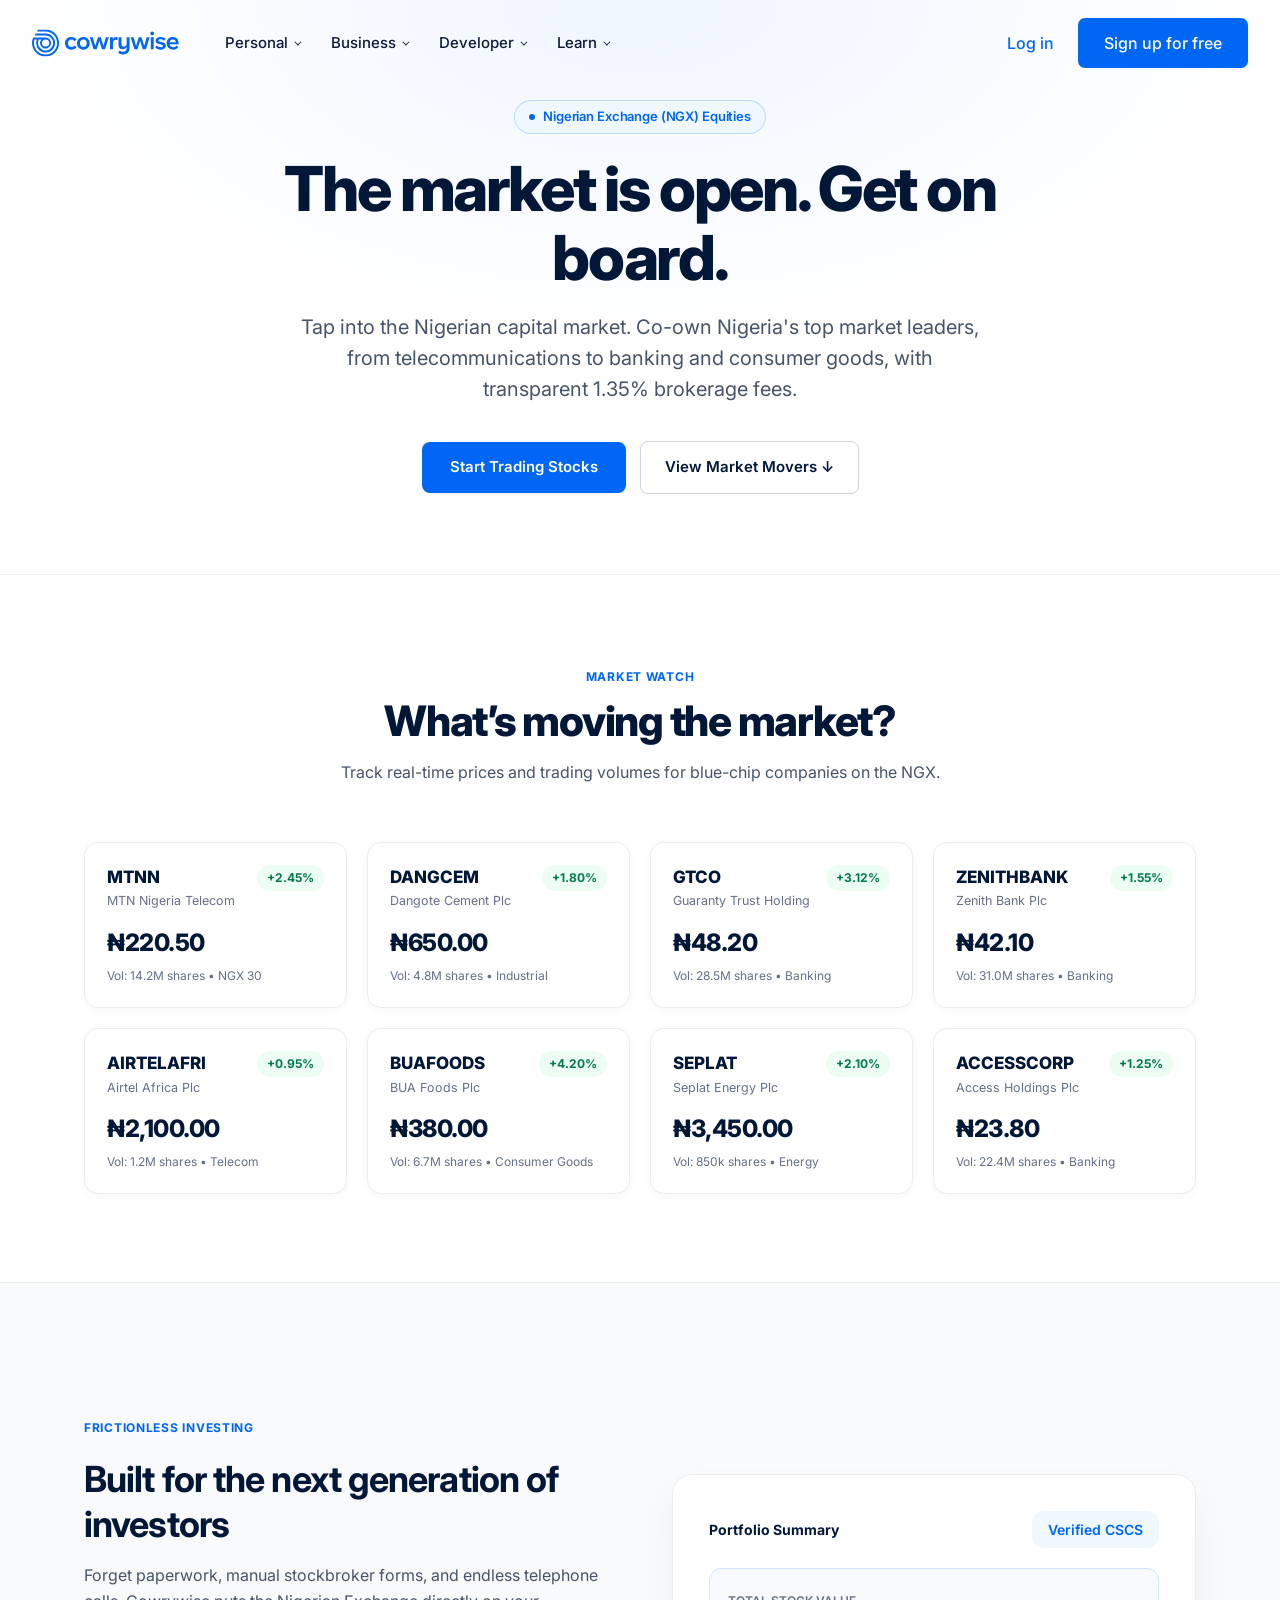
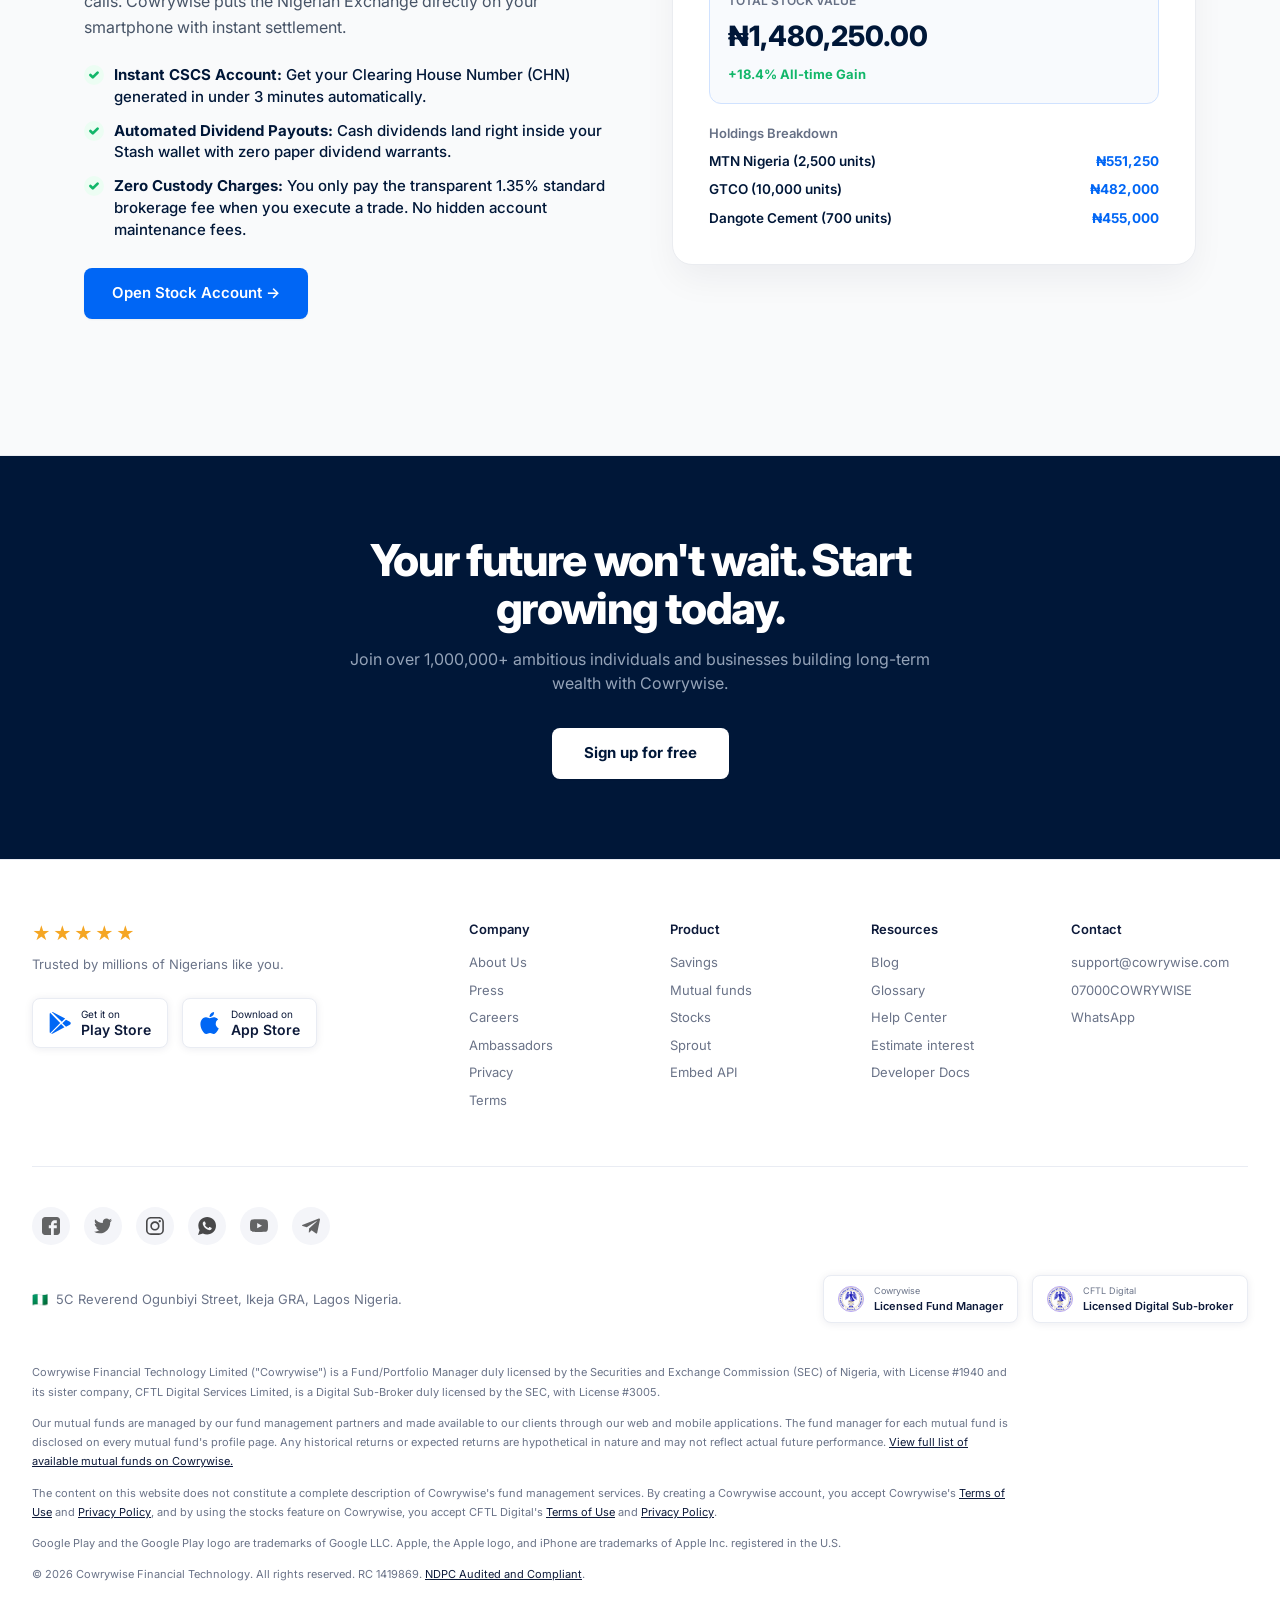
<file: stocks.html>
<!DOCTYPE html>
<html lang="en">
  <head>
    <meta charset="UTF-8" />
    <meta name="viewport" content="width=device-width, initial-scale=1.0" />
    <title>The Market is Open. Trade Nigerian Stocks | Cowrywise</title>
    <meta
      name="description"
      content="Tap into the Nigerian capital market with Cowrywise. Buy shares in MTN, Dangote, GTCO, Zenith, and Airtel on the NGX with CFTL Digital and Meristem Stockbrokers."
    />
    <link rel="preconnect" href="https://fonts.googleapis.com" />
    <link rel="preconnect" href="https://fonts.gstatic.com" crossorigin />
    <link
      href="https://fonts.googleapis.com/css2?family=Inter:wght@300;400;500;600;700;800&display=swap"
      rel="stylesheet"
    />
    <link rel="stylesheet" href="style.css" />
    <link rel="stylesheet" href="pages.css" />
  </head>
  <body>
    <!-- NAVBAR -->
    <header class="nav">
      <div class="wrap nav-in">
        <a href="index.html" class="logo" aria-label="Cowrywise Homepage">
          <img
            src="images/logo.svg"
            alt="Cowrywise"
            class="logo-img"
            onerror="this.style.display='none'; this.nextElementSibling.style.display='inline-flex';"
          />
          <span class="logo-fallback" style="display: none;">
            <span class="logo-mark"></span>cowrywise
          </span>
        </a>
        <nav class="menu-bar" aria-label="Main navigation">
          <div class="has-menu">
            <a href="stocks.html" class="nav-link active">Personal <i class="chev"></i></a>
            <div class="drop">
              <a href="save.html"
                ><b>Savings</b><span>Save and earn amazing returns</span></a
              >
              <a href="mutual-funds.html"
                ><b>Mutual Funds</b><span>Grow your wealth without chasing charts</span></a
              >
              <a href="stocks.html"
                ><b>Stocks</b><span>Own a slice of Nigeria's top companies</span></a
              >
              <div class="drop-divider"></div>
              <a href="index.html#sec-calc-title" class="drop-sub"
                ><b>Estimate your returns &nearr;</b><span>Calculate potential gains</span></a
              >
              <a href="mutual-funds.html#risk-assessment" class="drop-sub"
                ><b>Risk assessment &nearr;</b><span>Find your investor profile</span></a
              >
            </div>
          </div>
          <div class="has-menu">
            <a href="sprout.html" class="nav-link">Business <i class="chev"></i></a>
            <div class="drop">
              <a href="sprout.html"
                ><b>Sprout</b><span>Put your business idle cash to work</span></a
              >
            </div>
          </div>
          <div class="has-menu">
            <a href="embed.html" class="nav-link">Developer <i class="chev"></i></a>
            <div class="drop">
              <a href="embed.html"
                ><b>Embed</b><span>Offer investment services in your app</span></a
              >
              <a href="developers.html"
                ><b>Docs</b><span>Read how to integrate the Embed API</span></a
              >
              <div class="drop-divider"></div>
              <a href="https://embedbycowrywise.slack.com/" target="_blank" rel="noopener noreferrer" class="drop-sub"
                ><b>Slack Community &nearr;</b><span>Join developers building on Cowrywise</span></a
              >
            </div>
          </div>
          <div class="has-menu">
            <a href="learn.html" class="nav-link">Learn <i class="chev"></i></a>
            <div class="drop">
              <a href="learn.html"
                ><b>Glossary</b><span>Learn from a curation of simple money terms</span></a
              >
              <a href="blog.html"
                ><b>Blog</b><span>Announcements, articles and stories</span></a
              >
              <a href="learn.html#faq"
                ><b>Help Center</b><span>Everything you need to use Cowrywise</span></a
              >
            </div>
          </div>
        </nav>
        <div class="nav-cta" id="nav-cta">
          <a href="login.html" class="login">Log in</a>
          <a href="signup.html" class="btn">Sign up for free</a>
        </div>
        <button
          class="nav-toggle"
          id="nav-toggle"
          type="button"
          aria-label="Toggle navigation menu"
          aria-expanded="false"
        >
          <span></span><span></span><span></span>
        </button>
      </div>
    </header>

    <!-- MOBILE NAVIGATION DRAWER -->
    <div class="mobile-nav" id="mobile-nav" aria-hidden="true">
      <div class="mobile-nav-backdrop" id="mobile-nav-backdrop"></div>
      <div class="mobile-nav-panel">
        <div class="mobile-nav-header">
          <a href="index.html" class="logo">
            <img src="images/logo.svg" alt="Cowrywise" class="logo-img" />
          </a>
          <button
            class="mobile-nav-close"
            id="mobile-nav-close"
            type="button"
            aria-label="Close navigation menu"
          >
            &times;
          </button>
        </div>
        <div class="mobile-nav-body">
          <div class="m-group active">
            <button class="m-trigger" type="button">
              <span>Personal</span><i class="m-chev"></i>
            </button>
            <div class="m-content">
              <a href="save.html">Savings</a>
              <a href="mutual-funds.html">Mutual Funds</a>
              <a href="stocks.html">Stocks</a>
              <a href="mutual-funds.html#risk-assessment">Risk Assessment</a>
            </div>
          </div>
          <div class="m-group">
            <button class="m-trigger" type="button">
              <span>Business</span><i class="m-chev"></i>
            </button>
            <div class="m-content">
              <a href="sprout.html">Sprout (Corporate Treasury)</a>
            </div>
          </div>
          <div class="m-group">
            <button class="m-trigger" type="button">
              <span>Developer</span><i class="m-chev"></i>
            </button>
            <div class="m-content">
              <a href="embed.html">Embed API</a>
              <a href="developers.html">Developer Docs</a>
            </div>
          </div>
          <div class="m-group">
            <button class="m-trigger" type="button">
              <span>Learn</span><i class="m-chev"></i>
            </button>
            <div class="m-content">
              <a href="learn.html">Glossary</a>
              <a href="blog.html">Blog</a>
              <a href="learn.html#faq">Help Center</a>
            </div>
          </div>
        </div>
        <div class="mobile-nav-footer" id="mobile-nav-cta">
          <a href="login.html" class="btn btn-outline">Log in</a>
          <a href="signup.html" class="btn">Sign up for free</a>
        </div>
      </div>
    </div>

    <!-- MAIN CONTENT -->
    <main>
      <!-- HERO -->
      <section class="cw-hero">
        <div class="cw-wrap cw-hero-inner">
          <div class="cw-pill-badge">
            <span class="cw-pill-dot"></span>
            <span>Nigerian Exchange (NGX) Equities</span>
          </div>
          <h1 class="cw-hero-title">The market is open. Get on board.</h1>
          <p class="cw-hero-subtitle">
            Tap into the Nigerian capital market. Co-own Nigeria's top market leaders,
            from telecommunications to banking and consumer goods, with transparent 1.35% brokerage fees.
          </p>
          <div class="cw-hero-actions">
            <a href="signup.html" class="cw-btn-primary">Start Trading Stocks</a>
            <a href="#market-movers" class="cw-btn-secondary">View Market Movers &darr;</a>
          </div>
        </div>
      </section>

      <!-- MARKET MOVERS (REAL TIME TICKER) -->
      <section class="cw-section" id="market-movers">
        <div class="cw-wrap">
          <div class="cw-section-head">
            <span class="cw-tag">Market Watch</span>
            <h2>What’s moving the market?</h2>
            <p>Track real-time prices and trading volumes for blue-chip companies on the NGX.</p>
          </div>

          <div class="stocks-grid">
            <div class="stock-card">
              <div class="stock-header">
                <div>
                  <div class="stock-symbol">MTNN</div>
                  <div class="stock-company">MTN Nigeria Telecom</div>
                </div>
                <span class="stock-badge-up">+2.45%</span>
              </div>
              <div class="stock-price">₦220.50</div>
              <div class="stock-volume">Vol: 14.2M shares &bull; NGX 30</div>
            </div>

            <div class="stock-card">
              <div class="stock-header">
                <div>
                  <div class="stock-symbol">DANGCEM</div>
                  <div class="stock-company">Dangote Cement Plc</div>
                </div>
                <span class="stock-badge-up">+1.80%</span>
              </div>
              <div class="stock-price">₦650.00</div>
              <div class="stock-volume">Vol: 4.8M shares &bull; Industrial</div>
            </div>

            <div class="stock-card">
              <div class="stock-header">
                <div>
                  <div class="stock-symbol">GTCO</div>
                  <div class="stock-company">Guaranty Trust Holding</div>
                </div>
                <span class="stock-badge-up">+3.12%</span>
              </div>
              <div class="stock-price">₦48.20</div>
              <div class="stock-volume">Vol: 28.5M shares &bull; Banking</div>
            </div>

            <div class="stock-card">
              <div class="stock-header">
                <div>
                  <div class="stock-symbol">ZENITHBANK</div>
                  <div class="stock-company">Zenith Bank Plc</div>
                </div>
                <span class="stock-badge-up">+1.55%</span>
              </div>
              <div class="stock-price">₦42.10</div>
              <div class="stock-volume">Vol: 31.0M shares &bull; Banking</div>
            </div>

            <div class="stock-card">
              <div class="stock-header">
                <div>
                  <div class="stock-symbol">AIRTELAFRI</div>
                  <div class="stock-company">Airtel Africa Plc</div>
                </div>
                <span class="stock-badge-up">+0.95%</span>
              </div>
              <div class="stock-price">₦2,100.00</div>
              <div class="stock-volume">Vol: 1.2M shares &bull; Telecom</div>
            </div>

            <div class="stock-card">
              <div class="stock-header">
                <div>
                  <div class="stock-symbol">BUAFOODS</div>
                  <div class="stock-company">BUA Foods Plc</div>
                </div>
                <span class="stock-badge-up">+4.20%</span>
              </div>
              <div class="stock-price">₦380.00</div>
              <div class="stock-volume">Vol: 6.7M shares &bull; Consumer Goods</div>
            </div>

            <div class="stock-card">
              <div class="stock-header">
                <div>
                  <div class="stock-symbol">SEPLAT</div>
                  <div class="stock-company">Seplat Energy Plc</div>
                </div>
                <span class="stock-badge-up">+2.10%</span>
              </div>
              <div class="stock-price">₦3,450.00</div>
              <div class="stock-volume">Vol: 850k shares &bull; Energy</div>
            </div>

            <div class="stock-card">
              <div class="stock-header">
                <div>
                  <div class="stock-symbol">ACCESSCORP</div>
                  <div class="stock-company">Access Holdings Plc</div>
                </div>
                <span class="stock-badge-up">+1.25%</span>
              </div>
              <div class="stock-price">₦23.80</div>
              <div class="stock-volume">Vol: 22.4M shares &bull; Banking</div>
            </div>
          </div>
        </div>
      </section>

      <!-- FEATURE: BUILT FOR THE NEXT GENERATION -->
      <section class="cw-section bg-alt">
        <div class="cw-wrap">
          <div class="cw-feature-row">
            <div class="cw-feature-info">
              <span class="cw-tag">Frictionless Investing</span>
              <h3>Built for the next generation of investors</h3>
              <p>
                Forget paperwork, manual stockbroker forms, and endless telephone calls.
                Cowrywise puts the Nigerian Exchange directly on your smartphone with instant settlement.
              </p>
              <ul class="cw-feature-bullets">
                <li>
                  <span class="cw-bullet-check">
                    <svg viewBox="0 0 20 20" fill="currentColor"><path fill-rule="evenodd" d="M16.707 5.293a1 1 0 010 1.414l-8 8a1 1 0 01-1.414 0l-4-4a1 1 0 011.414-1.414L8 12.586l7.293-7.293a1 1 0 011.414 0z" clip-rule="evenodd"></path></svg>
                  </span>
                  <span><strong>Instant CSCS Account:</strong> Get your Clearing House Number (CHN) generated in under 3 minutes automatically.</span>
                </li>
                <li>
                  <span class="cw-bullet-check">
                    <svg viewBox="0 0 20 20" fill="currentColor"><path fill-rule="evenodd" d="M16.707 5.293a1 1 0 010 1.414l-8 8a1 1 0 01-1.414 0l-4-4a1 1 0 011.414-1.414L8 12.586l7.293-7.293a1 1 0 011.414 0z" clip-rule="evenodd"></path></svg>
                  </span>
                  <span><strong>Automated Dividend Payouts:</strong> Cash dividends land right inside your Stash wallet with zero paper dividend warrants.</span>
                </li>
                <li>
                  <span class="cw-bullet-check">
                    <svg viewBox="0 0 20 20" fill="currentColor"><path fill-rule="evenodd" d="M16.707 5.293a1 1 0 010 1.414l-8 8a1 1 0 01-1.414 0l-4-4a1 1 0 011.414-1.414L8 12.586l7.293-7.293a1 1 0 011.414 0z" clip-rule="evenodd"></path></svg>
                  </span>
                  <span><strong>Zero Custody Charges:</strong> You only pay the transparent 1.35% standard brokerage fee when you execute a trade. No hidden account maintenance fees.</span>
                </li>
              </ul>
              <div>
                <a href="signup.html" class="cw-btn-primary">Open Stock Account &rarr;</a>
              </div>
            </div>

            <!-- VISUAL CARD -->
            <div class="cw-visual-card">
              <div style="display: flex; justify-content: space-between; align-items: center; margin-bottom: 20px;">
                <span style="font-size: 14px; font-weight: 700; color: #001738;">Portfolio Summary</span>
                <span class="cw-stat-badge" style="margin-bottom: 0;">Verified CSCS</span>
              </div>

              <div style="background: #f8fafd; border: 1px solid #d0e2ff; border-radius: 12px; padding: 18px; margin-bottom: 20px;">
                <span style="font-size: 12px; color: #667085; text-transform: uppercase; font-weight: 600;">Total Stock Value</span>
                <div style="font-size: 28px; font-weight: 800; color: #001738; margin: 4px 0;">₦1,480,250.00</div>
                <span style="font-size: 13px; font-weight: 700; color: #12b76a;">+18.4% All-time Gain</span>
              </div>

              <div style="font-size: 13px; font-weight: 600; color: #667085; margin-bottom: 8px;">Holdings Breakdown</div>
              <div style="display: flex; flex-direction: column; gap: 8px;">
                <div style="display: flex; justify-content: space-between; font-size: 13.5px;">
                  <span style="font-weight: 600; color: #001738;">MTN Nigeria (2,500 units)</span>
                  <strong style="color: #0066f5;">₦551,250</strong>
                </div>
                <div style="display: flex; justify-content: space-between; font-size: 13.5px;">
                  <span style="font-weight: 600; color: #001738;">GTCO (10,000 units)</span>
                  <strong style="color: #0066f5;">₦482,000</strong>
                </div>
                <div style="display: flex; justify-content: space-between; font-size: 13.5px;">
                  <span style="font-weight: 600; color: #001738;">Dangote Cement (700 units)</span>
                  <strong style="color: #0066f5;">₦455,000</strong>
                </div>
              </div>
            </div>
          </div>
        </div>
      </section>

      <!-- SIGNATURE BOTTOM CTA BANNER -->
      <section class="cw-bottom-cta">
        <div class="cw-wrap cw-bottom-cta-inner">
          <h2>Your future won't wait. Start growing today.</h2>
          <p>
            Join over 1,000,000+ ambitious individuals and businesses building long-term wealth with Cowrywise.
          </p>
          <div class="cw-bottom-cta-actions">
            <a href="signup.html" class="cw-btn-primary" style="background: #ffffff; color: #001738; padding: 14px 32px; font-weight: 700;">
              Sign up for free
            </a>
          </div>
        </div>
      </section>
    </main>

    <!-- FOOTER -->
        <footer class="foot">
      <div class="wrap">
        <div class="f-top">
          <div>
            <div class="stars" aria-label="5 out of 5 stars">&#9733;&#9733;&#9733;&#9733;&#9733;</div>
            <p>Trusted by millions of Nigerians like you.</p>
            <div class="stores">
              <a
                href="https://cwry.se/app"
                target="_blank"
                rel="noopener noreferrer"
                class="store"
              >
                <img
                  src="images/icon-googleplay.svg"
                  alt="Google Play icon"
                  class="store-icon"
                />
                <span>Get it on<strong>Play Store</strong></span>
              </a>
              <a
                href="https://cwry.se/app"
                target="_blank"
                rel="noopener noreferrer"
                class="store"
              >
                <img
                  src="images/icon-apple.svg"
                  alt="Apple icon"
                  class="store-icon"
                />
                <span>Download on<strong>App Store</strong></span>
              </a>
            </div>
          </div>
          <div class="f-cols">
            <div>
              <h5>Company</h5>
              <a href="#">About Us</a>
              <a href="#">Press</a>
              <a href="#">Careers</a>
              <a href="#">Ambassadors</a>
              <a href="#">Privacy</a>
              <a href="#">Terms</a>
            </div>
            <div>
              <h5>Product</h5>
              <a href="save.html">Savings</a>
              <a href="mutual-funds.html">Mutual funds</a>
              <a href="stocks.html">Stocks</a>
              <a href="sprout.html">Sprout</a>
              <a href="embed.html">Embed API</a>
            </div>
            <div>
              <h5>Resources</h5>
              <a href="blog.html">Blog</a>
              <a href="learn.html">Glossary</a>
              <a href="learn.html#faq">Help Center</a>
              <a href="index.html#sec-calc-title">Estimate interest</a>
              <a href="developers.html">Developer Docs</a>
            </div>
            <div>
              <h5>Contact</h5>
              <a href="mailto:support@cowrywise.com">support@cowrywise.com</a>
              <a href="tel:07000269799473">07000COWRYWISE</a>
              <a href="https://wa.me/2349022979297" target="_blank" rel="noopener noreferrer">WhatsApp</a>
            </div>
          </div>
        </div>
        <div class="socials" aria-label="Social media channels">
          <a
            href="https://facebook.com/cowrywise"
            target="_blank"
            rel="noopener noreferrer"
            aria-label="Cowrywise on Facebook"
          >
            <img src="images/icon-facebook.svg" alt="Facebook" />
          </a>
          <a
            href="https://twitter.com/cowrywise"
            target="_blank"
            rel="noopener noreferrer"
            aria-label="Cowrywise on Twitter / X"
          >
            <img src="images/icon-twitter.svg" alt="Twitter" />
          </a>
          <a
            href="https://instagram.com/cowrywise"
            target="_blank"
            rel="noopener noreferrer"
            aria-label="Cowrywise on Instagram"
          >
            <img src="images/icon-instagram.svg" alt="Instagram" />
          </a>
          <a
            href="https://wa.me/2349022979297"
            target="_blank"
            rel="noopener noreferrer"
            aria-label="Cowrywise on WhatsApp"
          >
            <img src="images/icon-whatsapp.svg" alt="WhatsApp" />
          </a>
          <a
            href="https://www.youtube.com/channel/UCRApoo2RnIcX4ocFmKZwYSg"
            target="_blank"
            rel="noopener noreferrer"
            aria-label="Cowrywise on YouTube"
          >
            <img src="images/icon-youtube.svg" alt="YouTube" />
          </a>
          <a
            href="https://t.me/cowrywise"
            target="_blank"
            rel="noopener noreferrer"
            aria-label="Cowrywise on Telegram"
          >
            <img src="images/icon-telegram.svg" alt="Telegram" />
          </a>
        </div>
        <div class="f-mid">
          <span
            >&#127475;&#127468; &nbsp;5C Reverend Ogunbiyi Street, Ikeja GRA,
            Lagos Nigeria.</span
          >
          <div class="lics">
            <div class="lic">
              <i class="lic-badge"
                ><img src="images/imgi_12_sec.png" alt="SEC License"
              /></i>
              <span>Cowrywise<strong>Licensed Fund Manager</strong></span>
            </div>
            <div class="lic">
              <i class="lic-badge"
                ><img src="images/imgi_12_sec.png" alt="SEC License"
              /></i>
              <span
                >CFTL Digital<strong>Licensed Digital Sub-broker</strong></span
              >
            </div>
          </div>
        </div>
        <div class="legal">
          <p>
            Cowrywise Financial Technology Limited ("Cowrywise") is a
            Fund/Portfolio Manager duly licensed by the Securities and Exchange
            Commission (SEC) of Nigeria, with License #1940 and its sister
            company, CFTL Digital Services Limited, is a Digital Sub-Broker duly
            licensed by the SEC, with License #3005.
          </p>
          <p>
            Our mutual funds are managed by our fund management partners and
            made available to our clients through our web and mobile
            applications. The fund manager for each mutual fund is disclosed on
            every mutual fund's profile page. Any historical returns or expected
            returns are hypothetical in nature and may not reflect actual future
            performance.
            <a href="mutual-funds.html"
              >View full list of available mutual funds on Cowrywise.</a
            >
          </p>
          <p>
            The content on this website does not constitute a complete
            description of Cowrywise's fund management services. By creating a
            Cowrywise account, you accept Cowrywise's
            <a href="#">Terms of Use</a> and <a href="#">Privacy Policy</a>, and
            by using the stocks feature on Cowrywise, you accept CFTL Digital's
            <a href="#">Terms of Use</a> and <a href="#">Privacy Policy</a>.
          </p>
          <p>
            Google Play and the Google Play logo are trademarks of Google LLC.
            Apple, the Apple logo, and iPhone are trademarks of Apple Inc.
            registered in the U.S.
          </p>
          <p>
            &copy; 2026 Cowrywise Financial Technology. All rights reserved. RC
            1419869. <a href="#">NDPC Audited and Compliant</a>.
          </p>
        </div>
      </div>
    </footer>

    <script src="script.js"></script>
    <script src="pages.js"></script>
  </body>
</html>
</file>
<file: style.css>
/* ===== TOKENS & RESET ===== */
:root {
  --blue: #0067f5;
  --royal: #0a4bf4;
  --navy: #0d1a3a;
  --grey: #6a7388;
  --soft: #f4f5f9;
  --line: #e9ecf3;
  --mint: #d2fbe4;
  --font: "Inter", -apple-system, BlinkMacSystemFont, "Segoe UI", Roboto, Helvetica, Arial, sans-serif;
}

*,
*::before,
*::after {
  box-sizing: border-box;
  margin: 0;
  padding: 0;
}

html {
  scroll-behavior: smooth;
}

body {
  font-family: var(--font);
  color: var(--navy);
  background: #fff;
  line-height: 1.5;
  -webkit-font-smoothing: antialiased;
  -moz-osx-font-smoothing: grayscale;
  overflow-x: hidden;
}

a {
  color: inherit;
  text-decoration: none;
}

img {
  display: block;
  max-width: 100%;
}

h1,
h2,
h3,
h4 {
  font-weight: 500;
  letter-spacing: -0.035em;
  line-height: 1.1;
  color: var(--navy);
}

.wrap {
  width: 100%;
  max-width: 1400px;
  margin: 0 auto;
  padding: 0 32px;
}

/* ===== BUTTONS ===== */
.btn {
  display: inline-block;
  background: var(--blue);
  color: #fff;
  font-size: 16px;
  font-weight: 500;
  padding: 13px 26px;
  border-radius: 7px;
  white-space: nowrap;
  border: 0;
  cursor: pointer;
  text-align: center;
  transition: filter 0.2s ease, transform 0.2s ease, box-shadow 0.2s ease;
}

.btn:hover {
  filter: brightness(1.08);
  transform: translateY(-1px);
}

.btn:active {
  transform: translateY(0);
}

.btn-w {
  background: #fff;
  color: var(--royal);
}

.btn-w:hover {
  filter: brightness(0.97);
}

.btn-outline {
  background: transparent;
  color: var(--blue);
  border: 1.5px solid var(--blue);
}

.btn-outline:hover {
  background: rgba(0, 103, 245, 0.05);
}

.btn-lg {
  font-size: 17px;
  padding: 14px 30px;
}

/* ===== NAVBAR ===== */
.nav {
  position: absolute;
  top: 0;
  left: 0;
  right: 0;
  z-index: 50;
  padding: 18px 0;
}

.nav-in {
  display: flex;
  align-items: center;
  justify-content: space-between;
  gap: 32px;
}

.logo {
  display: inline-flex;
  align-items: center;
  gap: 8px;
  color: var(--blue);
  font-weight: 600;
  font-size: 24px;
  letter-spacing: -0.03em;
  text-decoration: none;
}

.logo-img {
  height: 28px;
  width: auto;
  display: block;
}

.logo-fallback {
  display: inline-flex;
  align-items: center;
  gap: 8px;
}

.logo-mark {
  width: 24px;
  height: 24px;
  border-radius: 50%;
  border: 3px solid var(--blue);
  box-shadow:
    inset 0 0 0 3px #fff,
    inset 0 0 0 6px var(--blue);
  display: inline-block;
}

.logo-text-sr {
  position: absolute;
  width: 1px;
  height: 1px;
  padding: 0;
  margin: -1px;
  overflow: hidden;
  clip: rect(0, 0, 0, 0);
  border: 0;
}

.menu-bar {
  display: flex;
  align-items: center;
  gap: 4px;
}

.has-menu {
  position: relative;
}

/* Invisible bridge so mouse hover doesn't break between link and dropdown */
.has-menu::after {
  content: "";
  position: absolute;
  top: 100%;
  left: 0;
  right: 0;
  height: 14px;
}

.nav-link {
  display: inline-flex;
  align-items: center;
  gap: 6px;
  padding: 9px 14px;
  font-size: 15px;
  font-weight: 500;
  color: var(--navy);
  border-radius: 6px;
  transition: color 0.15s ease, background 0.15s ease;
}

.nav-link:hover,
.has-menu:hover .nav-link {
  color: var(--blue);
  background: rgba(0, 103, 245, 0.05);
}

.chev {
  width: 5px;
  height: 5px;
  border-right: 1.5px solid currentColor;
  border-bottom: 1.5px solid currentColor;
  transform: rotate(45deg) translateY(-2px);
  transition: transform 0.2s ease;
}

.has-menu:hover .chev {
  transform: rotate(-135deg) translateY(-1px);
}

.drop {
  display: none;
  position: absolute;
  top: calc(100% + 6px);
  left: 0;
  width: 320px;
  background: #fff;
  border-radius: 14px;
  padding: 8px;
  box-shadow: 0 16px 45px rgba(13, 26, 58, 0.12);
  border: 1px solid var(--line);
  z-index: 100;
  animation: dropFadeIn 0.18s ease-out;
}

@keyframes dropFadeIn {
  from {
    opacity: 0;
    transform: translateY(6px);
  }
  to {
    opacity: 1;
    transform: translateY(0);
  }
}

.has-menu:hover .drop,
.has-menu:focus-within .drop {
  display: block;
}

.drop a {
  display: block;
  padding: 10px 14px;
  border-radius: 8px;
  transition: background 0.15s ease;
}

.drop a:hover {
  background: var(--soft);
}

.drop b {
  display: block;
  font-size: 14px;
  font-weight: 600;
  color: var(--navy);
}

.drop span {
  display: block;
  font-size: 12px;
  color: var(--grey);
  margin-top: 2px;
  line-height: 1.35;
}

.drop-divider {
  height: 1px;
  background: var(--line);
  margin: 6px 8px;
}

.drop-sub b {
  font-size: 13px;
  color: var(--blue);
}

.nav-cta {
  margin-left: auto;
  display: flex;
  align-items: center;
  gap: 24px;
}

.login {
  color: var(--blue);
  font-size: 16px;
  font-weight: 500;
  transition: opacity 0.15s ease;
}

.login:hover {
  opacity: 0.8;
}

/* Mobile hamburger button */
.nav-toggle {
  display: none;
  background: none;
  border: 0;
  cursor: pointer;
  padding: 8px;
  flex-direction: column;
  gap: 5px;
  width: 40px;
  height: 40px;
  justify-content: center;
  align-items: center;
  z-index: 60;
  border-radius: 6px;
}

.nav-toggle span {
  display: block;
  width: 24px;
  height: 2px;
  background: var(--navy);
  border-radius: 2px;
  transition: transform 0.25s ease, opacity 0.25s ease;
}

.nav-toggle.open span:nth-child(1) {
  transform: translateY(7px) rotate(45deg);
}

.nav-toggle.open span:nth-child(2) {
  opacity: 0;
}

.nav-toggle.open span:nth-child(3) {
  transform: translateY(-7px) rotate(-45deg);
}

/* Mobile drawer */
.mobile-nav {
  position: fixed;
  inset: 0;
  z-index: 200;
  display: none;
}

.mobile-nav.open {
  display: block;
}

.mobile-nav-backdrop {
  position: absolute;
  inset: 0;
  background: rgba(13, 26, 58, 0.45);
  backdrop-filter: blur(2px);
  animation: fadeIn 0.25s ease;
}

.mobile-nav-panel {
  position: absolute;
  top: 0;
  right: 0;
  bottom: 0;
  width: 86%;
  max-width: 360px;
  background: #fff;
  padding: 24px;
  display: flex;
  flex-direction: column;
  overflow-y: auto;
  box-shadow: -8px 0 32px rgba(13, 26, 58, 0.15);
  animation: slideInRight 0.25s ease;
  z-index: 2;
}

.mobile-nav-header {
  display: flex;
  justify-content: space-between;
  align-items: center;
  padding-bottom: 18px;
  border-bottom: 1px solid var(--line);
}

.mobile-nav-close {
  font-size: 30px;
  line-height: 1;
  background: none;
  border: 0;
  color: var(--navy);
  cursor: pointer;
  padding: 4px;
}

.mobile-nav-body {
  padding: 16px 0;
  display: flex;
  flex-direction: column;
  gap: 8px;
  flex: 1;
}

.m-group {
  border-bottom: 1px solid var(--line);
  padding-bottom: 8px;
}

.m-trigger {
  width: 100%;
  display: flex;
  justify-content: space-between;
  align-items: center;
  background: none;
  border: 0;
  font-size: 16px;
  font-weight: 600;
  font-family: inherit;
  color: var(--navy);
  padding: 12px 4px;
  text-align: left;
  cursor: pointer;
}

.m-content {
  display: none;
  padding: 4px 8px 12px;
}

.m-group.active .m-content {
  display: block;
}

.m-group.active .chev {
  transform: rotate(-135deg);
}

.m-content a {
  display: block;
  padding: 8px 0;
}

.m-content b {
  display: block;
  font-size: 14px;
  font-weight: 600;
  color: var(--navy);
}

.m-content span {
  font-size: 12px;
  color: var(--grey);
}

.mobile-nav-cta {
  margin-top: auto;
  padding-top: 20px;
  display: flex;
  flex-direction: column;
  gap: 10px;
}

.mobile-nav-cta .btn {
  text-align: center;
}

body.nav-locked {
  overflow: hidden;
}

/* ===== HERO ===== */
.hero {
  position: relative;
  min-height: max(85vh, 640px);
  padding: 170px 24px 100px;
  display: flex;
  justify-content: center;
  align-items: center;
  text-align: center;
  background: linear-gradient(#f7f8fd, #f7f8fd);
  overflow: hidden;
}

.hero-copy {
  position: relative;
  z-index: 2;
  max-width: 760px;
}

.hero h1 {
  font-size: clamp(40px, 6.4vw, 78px);
  font-weight: 500;
  letter-spacing: -0.04em;
  line-height: 1.08;
  color: var(--navy);
  margin-bottom: 26px;
}

.hero p {
  max-width: 600px;
  margin: 0 auto 34px;
  color: var(--grey);
  font-size: clamp(16px, 1.2vw, 20px);
  line-height: 1.5;
}

/* Floating animated shapes */
.sh {
  position: absolute;
  display: block;
  pointer-events: none;
}

.sh-pink {
  top: 24%;
  left: 11%;
  width: clamp(90px, 8vw, 130px);
  height: clamp(90px, 8vw, 130px);
  border-radius: 50%;
  background: #f2878d;
  animation: floatSlow 8s ease-in-out infinite alternate;
}

.sh-yellow {
  top: 22%;
  right: 11%;
  width: clamp(120px, 10vw, 180px);
  height: clamp(160px, 13vw, 240px);
  border-radius: 999px;
  background: #fbe98b;
  animation: floatMedium 10s ease-in-out infinite alternate 1s;
}

.sh-green {
  bottom: 4%;
  left: 13%;
  width: clamp(110px, 9vw, 170px);
  height: clamp(150px, 13vw, 240px);
  border-radius: 50%;
  background: #9ad08e;
  animation: floatSlow 9s ease-in-out infinite alternate 2s;
}

.sh-blue {
  bottom: 8%;
  left: 36%;
  width: clamp(90px, 8vw, 140px);
  height: clamp(60px, 5.5vw, 95px);
  border-radius: 24px;
  background: #f8bb80;
  transform: rotate(-24deg);
  animation: floatMedium 11s ease-in-out infinite alternate 0.5s;
}

.sh-purple {
  bottom: 8%;
  right: 20%;
  width: clamp(90px, 7.5vw, 130px);
  height: clamp(115px, 9.5vw, 170px);
  border-radius: 50%;
  background: #8c8fe6;
  animation: floatSlow 7s ease-in-out infinite alternate 1.5s;
}

@keyframes floatSlow {
  0% {
    transform: translateY(0) rotate(0deg);
  }
  100% {
    transform: translateY(-16px) rotate(4deg);
  }
}

@keyframes floatMedium {
  0% {
    transform: translateY(0) rotate(0deg);
  }
  100% {
    transform: translateY(-22px) rotate(-5deg);
  }
}

/* ===== SECTIONS ===== */
.sec {
  padding-top: 100px;
  padding-bottom: 100px;
}

.line {
  border-top: 1px solid var(--line);
}

.head {
  display: grid;
  grid-template-columns: 1.1fr 1fr auto;
  gap: 48px;
  align-items: start;
}

.head h2 {
  font-size: clamp(30px, 3.4vw, 50px);
  line-height: 1.15;
  letter-spacing: -0.04em;
}

.head p {
  font-size: clamp(14px, 1vw, 17px);
  max-width: 440px;
  color: var(--grey);
  line-height: 1.55;
}

.head strong {
  color: var(--navy);
}

/* ===== PRODUCT CARDS ===== */
.products {
  display: grid;
  grid-template-columns: repeat(3, 1fr);
  gap: 22px;
  margin-top: 70px;
}

.pcard {
  position: relative;
  min-height: clamp(460px, 27vw, 520px);
  padding: 24px;
  border-radius: 22px;
  background: var(--soft);
  overflow: hidden;
  display: flex;
  flex-direction: column;
  justify-content: space-between;
  gap: 0;
  transition: transform 0.25s ease, box-shadow 0.25s ease;
}

.pcard:hover {
  transform: translateY(-4px);
  box-shadow: 0 16px 36px rgba(13, 26, 58, 0.08);
}

.pcard h3 {
  position: relative;
  z-index: 3;
  display: flex;
  align-items: center;
  gap: 10px;
  font-size: 22px;
  font-weight: 500;
  letter-spacing: -0.02em;
  color: var(--navy);
}

.arr {
  width: 18px;
  height: 18px;
  fill: none;
  stroke: currentColor;
  stroke-width: 2;
  stroke-linecap: round;
  stroke-linejoin: round;
  transition: transform 0.2s ease;
}

.pcard:hover .arr {
  transform: translateX(4px);
}

.art-img {
  position: absolute;
  inset: 0;
  width: 100%;
  height: 100%;
  object-fit: cover;
  object-position: 50% 0;
  z-index: 1;
  max-width: none;
}

.pcard:has(.art-img) .art {
  display: none;
}

.art {
  position: absolute;
  display: block;
  z-index: 1;
}

.a1 {
  left: 50%;
  top: 60px;
  bottom: auto;
  width: 72%;
  aspect-ratio: 1;
  height: auto;
  margin-left: -36%;
  border-radius: 50%;
  background: radial-gradient(circle at 35% 30%, #d2fbe4, #6fe0b0 55%, #1f6bff);
}

.a2 {
  left: 12%;
  right: -6%;
  top: 80px;
  bottom: 80px;
  height: auto;
  border-radius: 50% 50% 24px 24px / 38% 38% 24px 24px;
  background: linear-gradient(160deg, #ffd600, #f6c928 60%, #4a5be6);
}

.a3 {
  left: 0;
  right: 0;
  top: 70px;
  bottom: 80px;
  width: auto;
  height: auto;
  margin: 0;
  border-radius: 0;
  background: repeating-linear-gradient(
    90deg,
    #bfeeff 0 6px,
    transparent 6px 16px
  );
}

.pinfo {
  position: relative;
  z-index: 3;
  margin-top: auto;
  background: #fff;
  border-radius: 20px;
  padding: 18px 20px;
  display: flex;
  align-items: center;
  gap: 16px;
  box-shadow: 0 4px 16px rgba(13, 26, 58, 0.04);
}

.pinfo p {
  font-size: 14px;
  max-width: none;
  color: var(--grey);
  line-height: 1.45;
}

.ico {
  flex: none;
  width: 48px;
  height: 48px;
  border-radius: 50%;
  background: var(--soft);
  display: grid;
  place-items: center;
  transition: background 0.2s ease, transform 0.2s ease;
}

.pcard:hover .ico {
  background: #e4ecff;
  transform: rotate(45deg);
}

.ico svg {
  width: 20px;
  height: 20px;
  fill: none;
  stroke: var(--navy);
  stroke-width: 2;
  stroke-linecap: round;
  stroke-linejoin: round;
}

/* ===== TRUST ===== */
.trust {
  display: grid;
  grid-template-columns: 1.45fr 1fr 1fr;
  gap: 22px;
  margin-top: 70px;
}

.tc-col {
  display: flex;
  flex-direction: column;
  gap: 22px;
}

.tc {
  position: relative;
  background: var(--soft);
  border-radius: 18px;
  overflow: hidden;
  min-height: 200px;
}

.tc.app {
  min-height: 500px;
}

.tc.app > img:first-child {
  position: absolute;
  left: 50%;
  top: 40px;
  width: 65%;
  transform: translateX(-50%);
  border-radius: 14px 14px 0 0;
  box-shadow: 0 10px 30px rgba(0, 0, 0, 0.08);
}

.tc.txt {
  padding: 30px;
  display: flex;
  flex-direction: column;
  justify-content: space-between;
  gap: 48px;
  flex: 1;
}

.tc.txt h4 {
  font-size: 22px;
  font-weight: 500;
  line-height: 1.25;
}

.tc.txt p {
  font-size: 14px;
  color: var(--grey);
  line-height: 1.5;
}

.tc.face {
  flex: 1;
  min-height: 230px;
}

.tc.face > img:first-child {
  position: absolute;
  inset: 0;
  width: 100%;
  height: 100%;
  object-fit: cover;
}

.tc .coin {
  position: absolute;
  left: 12px;
  bottom: 12px;
  width: 90px;
  z-index: 2;
}

.tc.flowers {
  background: linear-gradient(#f1f3fb, #f8f9fc);
}

.tc.flowers img {
  position: absolute;
  inset: auto 0 0 0;
  margin: auto;
  width: 90%;
  object-fit: contain;
}

.small-link {
  display: inline-flex;
  align-items: center;
  gap: 6px;
  margin-top: 32px;
  font-size: 14px;
  font-weight: 500;
  color: var(--blue);
  transition: transform 0.2s ease;
}

.small-link:hover {
  transform: translateX(4px);
}

/* ===== MARQUEE (YOU NAME IT) ===== */
.names {
  padding: 90px 0 120px;
  text-align: center;
  overflow: hidden;
}

.names h2 {
  font-size: clamp(30px, 3.8vw, 52px);
  margin-bottom: 60px;
  padding: 0 24px;
}

.marquee {
  overflow: hidden;
  user-select: none;
}

.track {
  display: flex;
  gap: 24px;
  width: max-content;
  animation: scroll 40s linear infinite;
}

.marquee:hover .track,
.marquee:focus-within .track {
  animation-play-state: paused;
}

.nc {
  flex: 0 0 380px;
  height: 230px;
  padding: 30px;
  text-align: left;
  border: 1px solid var(--line);
  border-radius: 18px;
  display: flex;
  flex-direction: column;
  justify-content: space-between;
  background: #fff;
  transition: border-color 0.2s ease, box-shadow 0.2s ease, transform 0.2s ease;
}

.nc:hover {
  border-color: var(--blue);
  box-shadow: 0 8px 24px rgba(0, 103, 245, 0.08);
  transform: translateY(-2px);
}

.nc i {
  font-style: italic;
  font-weight: 600;
  font-size: 44px;
  line-height: 0.8;
  color: var(--blue);
}

.nc h3 {
  font-size: 32px;
  font-weight: 500;
  color: var(--blue);
  letter-spacing: -0.03em;
  line-height: 1.15;
}

@keyframes scroll {
  to {
    transform: translateX(calc(-50% - 12px));
  }
}

/* ===== TIME CALCULATOR ===== */
.time {
  background: var(--royal);
  color: #fff;
  padding: 110px 0 60px;
}

.time .head h2 {
  color: #fff;
}

.time .head p {
  color: #dbe5ff;
}

.time .head strong,
.time .head p strong {
  color: #fff;
}

.calc {
  display: grid;
  grid-template-columns: 1fr 1.6fr 1fr;
  gap: 16px;
  margin-top: 60px;
}

.cb {
  border-radius: 16px;
  padding: 30px;
  min-height: 230px;
  display: flex;
  flex-direction: column;
  justify-content: space-between;
}

.cb small {
  font-size: 13px;
  opacity: 0.9;
}

.cb strong {
  display: block;
  font-size: clamp(28px, 2.6vw, 38px);
  font-weight: 500;
  letter-spacing: -0.03em;
  margin-top: 40px;
}

.in,
.bank {
  background: rgba(255, 255, 255, 0.12);
  backdrop-filter: blur(4px);
}

.bank {
  color: rgba(255, 255, 255, 0.7);
}

.out {
  background: var(--mint);
  color: var(--navy);
  flex-direction: row;
  gap: 20px;
}

.out > div {
  flex: 1;
  display: flex;
  flex-direction: column;
  justify-content: space-between;
}

.line-sel {
  font-size: 13px;
  line-height: 2.1;
}

.time select {
  font-family: inherit;
  font-size: 13px;
  color: inherit;
  background: transparent;
  border: 0;
  border-bottom: 1.5px dashed rgba(255, 255, 255, 0.7);
  padding: 0 4px;
  cursor: pointer;
  outline: none;
}

.time select option {
  color: var(--navy);
  background: #fff;
}

.amt-row {
  display: flex;
  align-items: flex-end;
  gap: 12px;
  margin-top: 30px;
}

.amt-row input {
  flex: 1;
  min-width: 0;
  background: none;
  border: 0;
  border-bottom: 2px solid rgba(255, 255, 255, 0.5);
  color: #fff;
  font: 500 clamp(28px, 2.6vw, 38px) var(--font);
  letter-spacing: -0.03em;
  padding-bottom: 6px;
  outline: none;
  transition: border-color 0.2s ease;
}

.amt-row input:focus {
  border-color: #fff;
}

.amt-row select {
  background: rgba(255, 255, 255, 0.2);
  border: 0;
  border-radius: 8px;
  padding: 8px 12px;
  color: #fff;
  font-weight: 500;
}

.note {
  display: flex;
  align-items: center;
  gap: 8px;
  margin-top: 24px;
  font-size: 12px;
  color: #dbe5ff;
}

.note i {
  flex: none;
  width: 8px;
  height: 8px;
  border-radius: 50%;
  background: #4cf08a;
}

/* ===== CUSTOMERS ===== */
.people {
  display: flex;
  justify-content: center;
  align-items: flex-start;
  gap: 18px;
  margin-top: 70px;
}

.pp {
  position: relative;
  flex: 0 0 clamp(230px, 18vw, 270px);
  height: clamp(280px, 22vw, 330px);
  border-radius: 18px;
  overflow: hidden;
  background: linear-gradient(135deg, #b88b72, #4a3329);
  color: #fff;
  cursor: pointer;
  transition: transform 0.25s ease, box-shadow 0.25s ease;
}

.pp:hover,
.pp:focus-visible {
  transform: translateY(-6px) scale(1.02);
  box-shadow: 0 16px 36px rgba(13, 26, 58, 0.16);
  outline: none;
}

.pp img {
  position: absolute;
  inset: 0;
  width: 100%;
  height: 100%;
  object-fit: cover;
  transition: transform 0.4s ease;
}

.pp:hover img {
  transform: scale(1.05);
}

.pp::after {
  content: "";
  position: absolute;
  inset: 0;
  background: linear-gradient(transparent 40%, rgba(0, 0, 0, 0.75));
  z-index: 1;
}

.p1 {
  margin-top: 30px;
}

.p2 {
  margin-top: 70px;
}

.p3 {
  height: clamp(310px, 25vw, 370px);
}

.p4 {
  margin-top: 40px;
}

.play {
  position: absolute;
  z-index: 2;
  top: 14px;
  right: 14px;
  width: 28px;
  height: 28px;
  border-radius: 50%;
  background: rgba(255, 255, 255, 0.9);
  display: grid;
  place-items: center;
  box-shadow: 0 2px 8px rgba(0, 0, 0, 0.15);
  transition: transform 0.2s ease, background 0.2s ease;
}

.pp:hover .play {
  transform: scale(1.15);
  background: #fff;
}

.play::before {
  content: "";
  display: block;
  margin-left: 2px;
  border-left: 8px solid var(--navy);
  border-top: 5px solid transparent;
  border-bottom: 5px solid transparent;
}

.pp figcaption {
  position: absolute;
  z-index: 2;
  left: 18px;
  right: 18px;
  bottom: 18px;
}

.pp q {
  display: block;
  quotes: none;
  font-size: 16px;
  font-weight: 500;
  line-height: 1.25;
  letter-spacing: -0.02em;
}

.pp small {
  display: block;
  margin-top: 6px;
  font-size: 11px;
  opacity: 0.85;
}

/* ===== CUSTOMER STORY MODAL ===== */
.story-modal {
  position: fixed;
  inset: 0;
  z-index: 300;
  display: none;
  place-items: center;
  padding: 20px;
}

.story-modal.open {
  display: grid;
}

.story-backdrop {
  position: absolute;
  inset: 0;
  background: rgba(13, 26, 58, 0.6);
  backdrop-filter: blur(4px);
  animation: fadeIn 0.2s ease;
}

.story-box {
  position: relative;
  z-index: 2;
  width: 100%;
  max-width: 480px;
  background: #fff;
  border-radius: 20px;
  padding: 32px;
  box-shadow: 0 20px 50px rgba(13, 26, 58, 0.25);
  animation: scaleUp 0.25s ease;
}

.story-close {
  position: absolute;
  top: 18px;
  right: 18px;
  font-size: 28px;
  line-height: 1;
  background: var(--soft);
  border: 0;
  width: 36px;
  height: 36px;
  border-radius: 50%;
  color: var(--navy);
  cursor: pointer;
  display: grid;
  place-items: center;
  transition: background 0.2s ease, color 0.2s ease;
}

.story-close:hover {
  background: #e4ecff;
  color: var(--blue);
}

.story-header {
  display: flex;
  align-items: center;
  gap: 16px;
  margin-bottom: 20px;
}

.story-avatar-wrap {
  width: 64px;
  height: 64px;
  border-radius: 50%;
  overflow: hidden;
  border: 2px solid var(--blue);
  flex-shrink: 0;
}

.story-avatar-wrap img {
  width: 100%;
  height: 100%;
  object-fit: cover;
}

.story-header h4 {
  font-size: 20px;
  font-weight: 600;
  color: var(--navy);
}

.story-badge {
  display: inline-block;
  font-size: 11px;
  font-weight: 600;
  color: #067647;
  background: #ecfdf3;
  padding: 2px 8px;
  border-radius: 12px;
  margin-top: 2px;
}

#modal-since {
  font-size: 12px;
  color: var(--grey);
  margin-top: 2px;
}

.story-body blockquote {
  font-size: 18px;
  font-weight: 600;
  color: var(--navy);
  line-height: 1.35;
  margin-bottom: 12px;
}

.story-body p {
  font-size: 14px;
  color: var(--grey);
  line-height: 1.6;
}

.story-footer {
  margin-top: 24px;
  padding-top: 20px;
  border-top: 1px solid var(--line);
}

.story-footer .btn {
  width: 100%;
  text-align: center;
}

@keyframes scaleUp {
  from {
    opacity: 0;
    transform: scale(0.92);
  }
  to {
    opacity: 1;
    transform: scale(1);
  }
}

@keyframes fadeIn {
  from {
    opacity: 0;
  }
  to {
    opacity: 1;
  }
}

@keyframes slideInRight {
  from {
    transform: translateX(100%);
  }
  to {
    transform: translateX(0);
  }
}

/* ===== CTA ===== */
.cta {
  text-align: center;
  padding: 50px 24px 100px;
}

.cta h3 {
  font-size: clamp(30px, 4vw, 54px);
  color: #8d96ab;
  margin-bottom: 10px;
}

.cta a {
  font-size: clamp(36px, 5vw, 70px);
  color: var(--blue);
  letter-spacing: -0.04em;
  font-weight: 500;
  display: inline-block;
  transition: transform 0.2s ease;
}

.cta a:hover {
  transform: translateX(8px);
}

/* ===== FOOTER ===== */
.foot {
  padding: 60px 0 50px;
  font-size: 13px;
  color: var(--grey);
  border-top: 1px solid var(--line);
}

.f-top {
  display: grid;
  grid-template-columns: 1fr 2fr;
  gap: 48px;
  padding-bottom: 48px;
  border-bottom: 1px solid var(--line);
}

.stars {
  color: #f5a623;
  font-size: 18px;
  letter-spacing: 2px;
  margin-bottom: 8px;
}

.stores {
  display: flex;
  gap: 14px;
  margin-top: 24px;
  flex-wrap: wrap;
}

.store {
  display: inline-flex;
  align-items: center;
  gap: 10px;
  padding: 9px 16px;
  border-radius: 8px;
  box-shadow: 0 1px 8px rgba(13, 26, 58, 0.08);
  border: 1px solid var(--line);
  color: var(--navy);
  font-size: 10px;
  background: #fff;
  transition: transform 0.2s ease, box-shadow 0.2s ease;
}

.store:hover {
  transform: translateY(-2px);
  box-shadow: 0 6px 18px rgba(13, 26, 58, 0.12);
}

.store-icon {
  width: 22px;
  height: 22px;
  object-fit: contain;
}

.store span {
  line-height: 1.25;
}

.store strong {
  display: block;
  font-size: 14px;
  font-weight: 600;
}

.f-cols {
  display: grid;
  grid-template-columns: repeat(4, 1fr);
  gap: 24px;
}

.f-cols h5 {
  font-size: 13px;
  color: var(--navy);
  font-weight: 600;
  margin-bottom: 14px;
}

.f-cols a {
  display: block;
  margin-bottom: 8px;
  font-size: 13px;
  color: var(--grey);
  transition: color 0.15s ease;
}

.f-cols a:hover,
.legal a:hover {
  color: var(--blue);
}

.socials {
  display: flex;
  gap: 14px;
  margin-top: 40px;
  align-items: center;
  flex-wrap: wrap;
}

.socials a {
  display: flex;
  align-items: center;
  justify-content: center;
  width: 38px;
  height: 38px;
  border-radius: 50%;
  background: var(--soft);
  transition: transform 0.2s ease, background 0.2s ease;
}

.socials a:hover {
  background: #e4ecff;
  transform: translateY(-2px);
}

.socials a img {
  width: 18px;
  height: 18px;
  filter: grayscale(100%);
  opacity: 0.7;
  transition: filter 0.2s ease, opacity 0.2s ease;
}

.socials a:hover img {
  filter: grayscale(0%);
  opacity: 1;
}

.f-mid {
  display: flex;
  justify-content: space-between;
  align-items: center;
  flex-wrap: wrap;
  gap: 20px;
  margin-top: 30px;
}

.lics {
  display: flex;
  gap: 14px;
  flex-wrap: wrap;
}

.lic {
  display: flex;
  align-items: center;
  gap: 10px;
  padding: 8px 14px;
  border-radius: 8px;
  box-shadow: 0 1px 8px rgba(13, 26, 58, 0.08);
  border: 1px solid var(--line);
  font-size: 9px;
  background: #fff;
}

.lic-badge {
  width: 26px;
  height: 26px;
  border-radius: 50%;
  background: #e6e1fb;
  border: 1px solid #b9a8f5;
  display: inline-flex;
  align-items: center;
  justify-content: center;
  overflow: hidden;
  flex-shrink: 0;
}

.lic-badge img {
  width: 100%;
  height: 100%;
  object-fit: cover;
}

.lic strong {
  display: block;
  font-size: 11px;
  color: var(--navy);
  font-weight: 600;
}

.legal {
  margin-top: 40px;
  font-size: 11px;
  line-height: 1.75;
  max-width: 980px;
  color: var(--grey);
}

.legal p {
  margin-bottom: 12px;
}

.legal a {
  color: var(--navy);
  text-decoration: underline;
}

/* ===== COOKIE BAR ===== */
.cookie {
  position: fixed;
  left: 0;
  right: 0;
  bottom: 0;
  z-index: 100;
  display: flex;
  justify-content: space-between;
  align-items: center;
  gap: 20px;
  padding: 12px 32px;
  background: #fff;
  border-top: 1px solid var(--line);
  font-size: 11px;
  color: var(--grey);
  box-shadow: 0 -4px 16px rgba(13, 26, 58, 0.06);
}

.cookie-actions {
  display: flex;
  align-items: center;
  gap: 14px;
}

.cookie a {
  color: var(--blue);
  font-weight: 600;
}

.cookie button {
  border: 0;
  background: none;
  color: var(--blue);
  font: 600 12px var(--font);
  cursor: pointer;
  padding: 4px 8px;
}

.cookie button:hover {
  text-decoration: underline;
}

.cookie.hide {
  display: none;
}

/* ===== RESPONSIVE ===== */
@media (max-width: 960px) {
  .wrap {
    padding: 0 20px;
  }

  .menu-bar,
  .nav-cta .login {
    display: none;
  }

  .nav-toggle {
    display: flex;
  }

  .hero {
    min-height: 560px;
    padding-top: 130px;
  }

  .head {
    grid-template-columns: 1fr;
    gap: 18px;
  }

  .products {
    grid-template-columns: 1fr;
    margin-top: 40px;
  }

  .pcard {
    min-height: 440px;
  }

  .trust {
    grid-template-columns: 1fr;
    margin-top: 40px;
  }

  .tc.flowers {
    min-height: 280px;
  }

  .calc {
    grid-template-columns: 1fr;
    margin-top: 40px;
  }

  .out {
    flex-direction: column;
  }

  .people {
    flex-wrap: wrap;
    margin-top: 40px;
  }

  .pp {
    flex: 0 0 calc(50% - 9px);
    margin-top: 0 !important;
  }

  .p3 {
    height: clamp(280px, 22vw, 330px);
  }

  .f-top {
    grid-template-columns: 1fr;
  }

  .f-cols {
    grid-template-columns: repeat(2, 1fr);
  }

  .sh {
    opacity: 0.45;
  }

  .nc {
    flex-basis: 300px;
    height: 210px;
  }

  .nc h3 {
    font-size: 26px;
  }

  .cookie {
    flex-direction: column;
    align-items: flex-start;
    gap: 8px;
  }
}

@media (max-width: 600px) {
  .pp {
    flex: 0 0 100%;
  }

  .f-cols {
    grid-template-columns: 1fr;
  }

  .amt-row {
    flex-direction: column;
    align-items: stretch;
  }

  .amt-row select {
    align-self: flex-start;
  }

  .nav-cta .btn {
    padding: 9px 16px;
    font-size: 13px;
  }
}

@media (prefers-reduced-motion: reduce) {
  .track,
  .sh-pink,
  .sh-yellow,
  .sh-green,
  .sh-blue,
  .sh-purple {
    animation: none;
  }

  .marquee {
    overflow-x: auto;
  }
}

/* ===== USER AUTH STATE PILL IN NAVBAR ===== */
.user-menu-wrap {
  position: relative;
}

.user-pill-btn {
  display: inline-flex;
  align-items: center;
  gap: 10px;
  background: var(--soft);
  border: 1px solid var(--line);
  padding: 6px 14px 6px 8px;
  border-radius: 999px;
  cursor: pointer;
  font-family: inherit;
  color: var(--navy);
  transition: background 0.2s, border-color 0.2s;
}

.user-pill-btn:hover {
  background: #e9eefb;
  border-color: #c7d7f7;
}

.user-avatar-badge {
  width: 28px;
  height: 28px;
  border-radius: 50%;
  background: var(--blue);
  color: #fff;
  font-size: 11px;
  font-weight: 700;
  display: grid;
  place-items: center;
  letter-spacing: 0.05em;
}

.user-pill-name {
  font-size: 14px;
  font-weight: 600;
  color: var(--navy);
}

.user-dropdown-card {
  display: none;
  position: absolute;
  top: calc(100% + 8px);
  right: 0;
  width: 240px;
  background: #fff;
  border: 1px solid var(--line);
  border-radius: 14px;
  padding: 14px;
  box-shadow: 0 12px 35px rgba(13, 26, 58, 0.12);
  z-index: 100;
  animation: dropFadeIn 0.15s ease-out;
}

.user-menu-wrap:hover .user-dropdown-card,
.user-menu-wrap.active .user-dropdown-card {
  display: block;
}

.user-dropdown-info strong {
  display: block;
  font-size: 14px;
  font-weight: 600;
  color: var(--navy);
}

.user-dropdown-info span {
  display: block;
  font-size: 12px;
  color: var(--grey);
  margin-top: 2px;
  word-break: break-all;
}

.user-dropdown-sep {
  height: 1px;
  background: var(--line);
  margin: 10px 0;
}

.user-dropdown-action {
  width: 100%;
  display: flex;
  align-items: center;
  gap: 8px;
  background: none;
  border: 0;
  padding: 8px 10px;
  font-family: inherit;
  font-size: 13px;
  font-weight: 500;
  color: #d92d20;
  border-radius: 6px;
  cursor: pointer;
  text-align: left;
  transition: background 0.15s;
}

.user-dropdown-action:hover {
  background: #fee4e2;
}

.mobile-user-card {
  display: flex;
  align-items: center;
  gap: 12px;
  padding: 12px;
  background: var(--soft);
  border-radius: 10px;
  margin-bottom: 12px;
}

.mobile-user-card strong {
  display: block;
  font-size: 14px;
  color: var(--navy);
}

.mobile-user-card span {
  font-size: 12px;
  color: var(--grey);
}
</file>
<file: pages.css>
/* ========================================================
   COWRYWISE HIGH-FIDELITY SUBPAGES STYLESHEET (pages.css)
   Clean, modern, agency-grade FinTech design.
   ZERO emojis or AI icons. Crisp SVG line-art only.
   ======================================================== */

:root {
  --cw-navy: #001738;
  --cw-blue: #0066f5;
  --cw-blue-hover: #0052cc;
  --cw-blue-light: #eff8ff;
  --cw-blue-border: #b2ccff;
  --cw-gray-body: #475467;
  --cw-gray-muted: #667085;
  --cw-gray-bg: #f9fafb;
  --cw-gray-border: #eaecf0;
  --cw-green: #12b76a;
  --cw-green-light: #ecfdf3;
  --cw-green-border: #a6f4c5;
}

/* BASE CONTAINER & WRAP */
.cw-wrap {
  width: 100%;
  max-width: 1160px;
  margin: 0 auto;
  padding: 0 24px;
}

/* ========================================================
   HERO SECTION
   ======================================================== */
.cw-hero {
  padding: 100px 0 80px;
  background: radial-gradient(50% 60% at 50% 0%, #f0f6ff 0%, #ffffff 100%);
  border-bottom: 1px solid var(--cw-gray-border);
  text-align: center;
  position: relative;
  overflow: hidden;
}

.cw-hero-inner {
  max-width: 820px;
  margin: 0 auto;
}

.cw-pill-badge {
  display: inline-flex;
  align-items: center;
  gap: 8px;
  background-color: var(--cw-blue-light);
  color: var(--cw-blue);
  border: 1px solid rgba(0, 102, 245, 0.2);
  padding: 6px 14px;
  border-radius: 100px;
  font-size: 13px;
  font-weight: 600;
  margin-bottom: 20px;
  letter-spacing: -0.01em;
}

.cw-pill-dot {
  width: 6px;
  height: 6px;
  border-radius: 50%;
  background-color: var(--cw-blue);
}

.cw-hero-title {
  font-size: clamp(36px, 5.2vw, 62px);
  font-weight: 800;
  color: var(--cw-navy);
  letter-spacing: -0.035em;
  line-height: 1.12;
  margin-bottom: 20px;
}

.cw-hero-subtitle {
  font-size: clamp(17px, 2vw, 20px);
  color: var(--cw-gray-body);
  line-height: 1.55;
  margin-bottom: 36px;
  max-width: 680px;
  margin-left: auto;
  margin-right: auto;
}

.cw-hero-actions {
  display: flex;
  align-items: center;
  justify-content: center;
  gap: 14px;
  flex-wrap: wrap;
}

.cw-btn-primary {
  display: inline-flex;
  align-items: center;
  justify-content: center;
  gap: 8px;
  background-color: var(--cw-blue);
  color: #ffffff;
  padding: 14px 28px;
  border-radius: 8px;
  font-size: 15px;
  font-weight: 600;
  text-decoration: none;
  transition: all 0.2s ease;
  box-shadow: 0 1px 2px rgba(16, 24, 40, 0.05);
}

.cw-btn-primary:hover {
  background-color: var(--cw-blue-hover);
  transform: translateY(-1px);
  box-shadow: 0 4px 12px rgba(0, 102, 245, 0.25);
}

.cw-btn-secondary {
  display: inline-flex;
  align-items: center;
  justify-content: center;
  gap: 8px;
  background-color: #ffffff;
  color: var(--cw-navy);
  border: 1px solid #d0d5dd;
  padding: 14px 24px;
  border-radius: 8px;
  font-size: 15px;
  font-weight: 600;
  text-decoration: none;
  transition: all 0.2s ease;
  box-shadow: 0 1px 2px rgba(16, 24, 40, 0.05);
}

.cw-btn-secondary:hover {
  background-color: #f9fafb;
  border-color: #98a2b3;
  color: #000;
}

/* ========================================================
   SECTION BASICS
   ======================================================== */
.cw-section {
  padding: 88px 0;
  border-bottom: 1px solid var(--cw-gray-border);
}

.cw-section.bg-alt {
  background-color: var(--cw-gray-bg);
}

.cw-section-head {
  text-align: center;
  max-width: 680px;
  margin: 0 auto 56px;
}

.cw-tag {
  display: inline-block;
  font-size: 12px;
  font-weight: 700;
  text-transform: uppercase;
  letter-spacing: 0.06em;
  color: var(--cw-blue);
  margin-bottom: 10px;
}

.cw-section-head h2 {
  font-size: clamp(28px, 3.8vw, 42px);
  font-weight: 800;
  color: var(--cw-navy);
  letter-spacing: -0.03em;
  line-height: 1.2;
  margin-bottom: 14px;
}

.cw-section-head p {
  font-size: 16px;
  color: var(--cw-gray-body);
  line-height: 1.6;
}

/* ========================================================
   TWO-COLUMN ALTERNATING FEATURE ROWS
   ======================================================== */
.cw-feature-row {
  display: grid;
  grid-template-columns: 1fr 1fr;
  gap: 64px;
  align-items: center;
  padding: 48px 0;
}

.cw-feature-row.reverse {
  direction: rtl;
}

.cw-feature-row.reverse > * {
  direction: ltr;
}

.cw-feature-info {
  display: flex;
  flex-direction: column;
}

.cw-feature-info h3 {
  font-size: clamp(26px, 3vw, 36px);
  font-weight: 700;
  color: var(--cw-navy);
  letter-spacing: -0.025em;
  line-height: 1.25;
  margin: 10px 0 16px;
}

.cw-feature-info p {
  font-size: 16px;
  color: var(--cw-gray-body);
  line-height: 1.6;
  margin-bottom: 24px;
}

.cw-feature-bullets {
  list-style: none;
  display: flex;
  flex-direction: column;
  gap: 12px;
  margin-bottom: 28px;
}

.cw-feature-bullets li {
  display: flex;
  align-items: flex-start;
  gap: 10px;
  font-size: 15px;
  color: var(--cw-navy);
  font-weight: 500;
  line-height: 1.45;
}

.cw-bullet-check {
  width: 20px;
  height: 20px;
  border-radius: 50%;
  background: var(--cw-green-light);
  color: var(--cw-green);
  display: grid;
  place-items: center;
  flex-shrink: 0;
  margin-top: 1px;
}

.cw-bullet-check svg {
  width: 12px;
  height: 12px;
  stroke-width: 2.5;
  stroke: currentColor;
  fill: none;
}

/* FEATURE VISUAL CARDS */
.cw-visual-card {
  background: #ffffff;
  border: 1px solid var(--cw-gray-border);
  border-radius: 20px;
  padding: 36px;
  box-shadow: 0 16px 36px -4px rgba(0, 23, 56, 0.06);
  position: relative;
  overflow: hidden;
}

.cw-stat-badge {
  display: inline-flex;
  align-items: baseline;
  gap: 6px;
  background: var(--cw-blue-light);
  color: var(--cw-blue);
  padding: 8px 16px;
  border-radius: 12px;
  font-size: 14px;
  font-weight: 600;
  margin-bottom: 20px;
}

.cw-stat-badge strong {
  font-size: 22px;
  font-weight: 800;
}

.cw-mini-meter {
  height: 8px;
  background: #eaecf0;
  border-radius: 4px;
  overflow: hidden;
  margin: 16px 0 8px;
}

.cw-mini-meter-fill {
  height: 100%;
  background: var(--cw-blue);
  border-radius: 4px;
}

/* ========================================================
   CARDS GRID (3 & 4 COLUMNS)
   ======================================================== */
.cw-grid-3 {
  display: grid;
  grid-template-columns: repeat(3, 1fr);
  gap: 28px;
}

.cw-grid-2 {
  display: grid;
  grid-template-columns: repeat(2, 1fr);
  gap: 32px;
}

.cw-card {
  background: #ffffff;
  border: 1px solid var(--cw-gray-border);
  border-radius: 16px;
  padding: 32px 28px;
  display: flex;
  flex-direction: column;
  transition: all 0.25s ease;
}

.cw-card:hover {
  transform: translateY(-4px);
  border-color: #b2ccff;
  box-shadow: 0 16px 36px -8px rgba(0, 23, 56, 0.08);
}

.cw-icon-box {
  width: 48px;
  height: 48px;
  border-radius: 12px;
  background-color: var(--cw-blue-light);
  color: var(--cw-blue);
  display: grid;
  place-items: center;
  margin-bottom: 22px;
}

.cw-icon-box.green {
  background-color: var(--cw-green-light);
  color: var(--cw-green);
}

.cw-icon-box.purple {
  background-color: #f4ebff;
  color: #7f56d9;
}

.cw-icon-box.amber {
  background-color: #fef0c7;
  color: #b54708;
}

.cw-icon-box svg {
  width: 24px;
  height: 24px;
  stroke-width: 2;
  stroke: currentColor;
  fill: none;
}

.cw-card h3 {
  font-size: 20px;
  font-weight: 700;
  color: var(--cw-navy);
  margin-bottom: 10px;
  letter-spacing: -0.01em;
}

.cw-card p {
  font-size: 15px;
  color: var(--cw-gray-body);
  line-height: 1.55;
  margin-bottom: 20px;
  flex-grow: 1;
}

.cw-card-meta {
  font-size: 13.5px;
  font-weight: 600;
  color: var(--cw-blue);
  display: inline-flex;
  align-items: center;
  gap: 6px;
}

/* ========================================================
   SAVINGS CALCULATOR (INTERACTIVE & POLISHED)
   ======================================================== */
.cw-calc-wrapper {
  background: #ffffff;
  border: 1px solid var(--cw-gray-border);
  border-radius: 20px;
  padding: 40px;
  box-shadow: 0 12px 36px -6px rgba(0, 23, 56, 0.06);
  max-width: 900px;
  margin: 0 auto;
}

.cw-calc-grid {
  display: grid;
  grid-template-columns: 1.25fr 1fr;
  gap: 40px;
  align-items: center;
}

.cw-calc-inputs {
  display: flex;
  flex-direction: column;
  gap: 26px;
}

.cw-calc-label-row {
  display: flex;
  justify-content: space-between;
  align-items: center;
  font-size: 14px;
  font-weight: 600;
  color: var(--cw-navy);
  margin-bottom: 12px;
}

.cw-calc-amount-val {
  font-size: 18px;
  font-weight: 700;
  color: var(--cw-blue);
}

.cw-range-slider {
  width: 100%;
  height: 8px;
  border-radius: 6px;
  background: #e4e7ec;
  outline: none;
  -webkit-appearance: none;
}

.cw-range-slider::-webkit-slider-thumb {
  -webkit-appearance: none;
  width: 24px;
  height: 24px;
  border-radius: 50%;
  background: var(--cw-blue);
  cursor: pointer;
  border: 3.5px solid #ffffff;
  box-shadow: 0 2px 8px rgba(0, 102, 245, 0.35);
  transition: transform 0.1s ease;
}

.cw-range-slider::-webkit-slider-thumb:hover {
  transform: scale(1.1);
}

.cw-seg-tabs {
  display: flex;
  background: #f2f4f7;
  padding: 4px;
  border-radius: 8px;
  gap: 4px;
}

.cw-seg-tab {
  flex: 1;
  border: none;
  background: transparent;
  padding: 9px 12px;
  font-size: 13.5px;
  font-weight: 600;
  color: var(--cw-gray-body);
  border-radius: 6px;
  cursor: pointer;
  transition: all 0.15s ease;
  font-family: inherit;
}

.cw-seg-tab.active {
  background: #ffffff;
  color: var(--cw-blue);
  box-shadow: 0 1px 3px rgba(16, 24, 40, 0.1);
}

.cw-calc-preview {
  background: #f8fafd;
  border: 1px solid #d0e2ff;
  border-radius: 16px;
  padding: 36px 28px;
  text-align: center;
}

.cw-calc-tag {
  font-size: 12px;
  font-weight: 700;
  text-transform: uppercase;
  letter-spacing: 0.05em;
  color: var(--cw-gray-muted);
  margin-bottom: 6px;
}

.cw-calc-total-number {
  font-size: clamp(34px, 3.8vw, 44px);
  font-weight: 800;
  color: var(--cw-blue);
  margin-bottom: 12px;
  letter-spacing: -0.025em;
}

.cw-calc-stats-row {
  display: flex;
  justify-content: space-around;
  border-top: 1px solid #e4e7ec;
  padding-top: 20px;
  margin-top: 20px;
}

.cw-calc-stat-item span {
  display: block;
  font-size: 12px;
  color: var(--cw-gray-muted);
  margin-bottom: 4px;
}

.cw-calc-stat-item strong {
  font-size: 16px;
  color: var(--cw-navy);
  font-weight: 700;
}

/* ========================================================
   BANK COMPARISON TABLE (COWRYWISE VS BANKS)
   ======================================================== */
.cw-compare-card {
  background: #ffffff;
  border: 1px solid var(--cw-gray-border);
  border-radius: 16px;
  overflow: hidden;
  box-shadow: 0 8px 24px rgba(0, 23, 56, 0.04);
  max-width: 860px;
  margin: 0 auto;
}

.cw-table-clean {
  width: 100%;
  border-collapse: collapse;
  text-align: left;
}

.cw-table-clean th {
  padding: 18px 24px;
  font-size: 13px;
  font-weight: 700;
  color: var(--cw-navy);
  background: #fcfcfd;
  border-bottom: 1px solid var(--cw-gray-border);
}

.cw-table-clean th.cw-highlight-col {
  color: var(--cw-blue);
  background: #f0f6ff;
}

.cw-table-clean td {
  padding: 18px 24px;
  font-size: 14.5px;
  color: var(--cw-gray-body);
  border-bottom: 1px solid var(--cw-gray-border);
}

.cw-table-clean td.cw-highlight-col {
  background: #f8fafd;
  font-weight: 600;
  color: var(--cw-navy);
}

.cw-table-clean tr:last-child td {
  border-bottom: none;
}

/* ========================================================
   TESTIMONIAL SECTION
   ======================================================== */
.cw-testimonial-box {
  background: #ffffff;
  border: 1px solid var(--cw-gray-border);
  border-radius: 20px;
  padding: 48px;
  box-shadow: 0 16px 36px -4px rgba(0, 23, 56, 0.06);
  max-width: 840px;
  margin: 0 auto;
  display: flex;
  gap: 32px;
  align-items: center;
}

.cw-testimonial-avatar-wrap {
  width: 88px;
  height: 88px;
  border-radius: 50%;
  overflow: hidden;
  flex-shrink: 0;
  border: 3px solid var(--cw-blue-light);
}

.cw-testimonial-avatar {
  width: 100%;
  height: 100%;
  object-fit: cover;
}

.cw-testimonial-content blockquote {
  font-size: 17px;
  line-height: 1.6;
  color: var(--cw-navy);
  font-weight: 400;
  margin-bottom: 14px;
  font-style: normal;
}

.cw-testimonial-author {
  font-size: 14px;
  font-weight: 700;
  color: var(--cw-navy);
}

.cw-testimonial-role {
  font-size: 13px;
  color: var(--cw-gray-muted);
}

/* ========================================================
   SIGNATURE BOTTOM CTA BANNER
   ======================================================== */
.cw-bottom-cta {
  background-color: var(--cw-navy);
  color: #ffffff;
  padding: 80px 0;
  text-align: center;
  position: relative;
  overflow: hidden;
}

.cw-bottom-cta-inner {
  max-width: 680px;
  margin: 0 auto;
}

.cw-bottom-cta h2 {
  font-size: clamp(30px, 4vw, 44px);
  font-weight: 800;
  color: #ffffff;
  letter-spacing: -0.03em;
  margin-bottom: 14px;
}

.cw-bottom-cta p {
  font-size: 16px;
  color: #94a3b8;
  line-height: 1.55;
  margin-bottom: 32px;
}

.cw-bottom-cta-actions {
  display: flex;
  align-items: center;
  justify-content: center;
  gap: 16px;
  flex-wrap: wrap;
}

/* ========================================================
   RESPONSIVE DESIGN
   ======================================================== */
@media (max-width: 900px) {
  .cw-feature-row,
  .cw-feature-row.reverse {
    grid-template-columns: 1fr;
    gap: 36px;
    direction: ltr !important;
  }

  .cw-grid-3,
  .cw-grid-2 {
    grid-template-columns: 1fr;
  }

  .cw-calc-grid {
    grid-template-columns: 1fr;
  }

  .cw-testimonial-box {
    flex-direction: column;
    text-align: center;
    padding: 32px 24px;
  }

  .cw-hero {
    padding: 70px 0 50px;
  }

  .cw-section {
    padding: 60px 0;
  }
}


/* ========================================================
   GLOBAL BUTTON RESETS
   ======================================================== */
button {
  font-family: inherit;
  cursor: pointer;
  -webkit-appearance: none;
  appearance: none;
}

/* ========================================================
   MUTUAL FUNDS TABLE & FILTER TABS (mutual-funds.html)
   ======================================================== */
.funds-container {
  background: #ffffff;
  border: 1px solid var(--cw-gray-border);
  border-radius: 16px;
  overflow: hidden;
  box-shadow: 0 4px 20px rgba(0, 23, 56, 0.05);
  margin-top: 36px;
}

.funds-filter-bar {
  display: flex;
  align-items: center;
  gap: 10px;
  padding: 18px 24px;
  background: #fcfcfd;
  border-bottom: 1px solid var(--cw-gray-border);
  overflow-x: auto;
  -webkit-overflow-scrolling: touch;
  flex-wrap: wrap;
}

.fund-filter-pill {
  appearance: none;
  -webkit-appearance: none;
  border: 1px solid #d0d5dd;
  background: #ffffff;
  color: #344054;
  padding: 9px 20px;
  border-radius: 100px;
  font-size: 13.5px;
  font-weight: 600;
  cursor: pointer;
  transition: all 0.2s ease;
  font-family: inherit;
  display: inline-flex;
  align-items: center;
  justify-content: center;
  line-height: 1.4;
  white-space: nowrap;
  box-shadow: 0 1px 2px rgba(16, 24, 40, 0.04);
}

.fund-filter-pill:hover {
  border-color: var(--cw-blue);
  color: var(--cw-blue);
  background: #f0f6ff;
  transform: translateY(-1px);
}

.fund-filter-pill.active {
  background: var(--cw-blue);
  border-color: var(--cw-blue);
  color: #ffffff;
  box-shadow: 0 2px 8px rgba(0, 102, 245, 0.28);
}

.table-responsive {
  width: 100%;
  overflow-x: auto;
  -webkit-overflow-scrolling: touch;
}

.cw-table {
  width: 100%;
  min-width: 720px;
  border-collapse: collapse;
  text-align: left;
}

.cw-table th {
  padding: 16px 24px;
  font-size: 12px;
  font-weight: 700;
  text-transform: uppercase;
  letter-spacing: 0.05em;
  color: #475467;
  background: #f9fafb;
  border-bottom: 1px solid #eaecf0;
  white-space: nowrap;
}

.cw-table td {
  padding: 18px 24px;
  font-size: 14.5px;
  color: #344054;
  border-bottom: 1px solid #eaecf0;
  vertical-align: middle;
}

.cw-table tbody tr {
  transition: background-color 0.15s ease;
}

.cw-table tbody tr:hover {
  background-color: #f8fafd;
}

.cw-table tr:last-child td {
  border-bottom: none;
}

.fund-name-cell {
  display: flex;
  flex-direction: column;
  gap: 3px;
}

.fund-name-cell strong {
  font-size: 15px;
  font-weight: 700;
  color: var(--cw-navy);
}

.fund-name-cell span {
  font-size: 13px;
  color: var(--cw-gray-muted);
  font-weight: 400;
}

.risk-pill {
  display: inline-flex;
  align-items: center;
  padding: 4px 12px;
  border-radius: 100px;
  font-size: 12px;
  font-weight: 600;
  white-space: nowrap;
}

.risk-low {
  background: #ecfdf3;
  color: #027a48;
  border: 1px solid #a6f4c5;
}

.risk-medium {
  background: #fffaeb;
  color: #b54708;
  border: 1px solid #fedf89;
}

.risk-high {
  background: #fef3f2;
  color: #b42318;
  border: 1px solid #fecdca;
}

.return-val {
  font-size: 16px;
  font-weight: 800;
  color: #027a48;
  letter-spacing: -0.01em;
  white-space: nowrap;
}

.cw-table td .cw-btn-primary {
  padding: 8px 18px !important;
  font-size: 13px !important;
  border-radius: 6px !important;
  box-shadow: none;
}

.cw-table td .cw-btn-primary:hover {
  box-shadow: 0 2px 8px rgba(0, 102, 245, 0.25);
}

/* ========================================================
   GLOSSARY & EDUCATIONAL TOOLS (learn.html)
   ======================================================== */
.glossary-search-wrap {
  position: relative;
  max-width: 620px;
  margin: 0 auto 28px;
}

.glossary-search-icon {
  position: absolute;
  left: 18px;
  top: 50%;
  transform: translateY(-50%);
  color: #98a2b3;
  display: flex;
  align-items: center;
  pointer-events: none;
}

.glossary-search-input {
  width: 100%;
  padding: 15px 20px 15px 48px;
  border-radius: 12px;
  border: 1px solid #d0d5dd;
  font-size: 15px;
  color: var(--cw-navy);
  background: #ffffff;
  box-shadow: 0 1px 2px rgba(16, 24, 40, 0.05);
  outline: none;
  font-family: inherit;
  transition: border-color 0.2s ease, box-shadow 0.2s ease;
}

.glossary-search-input:focus {
  border-color: var(--cw-blue);
  box-shadow: 0 0 0 4px rgba(0, 102, 245, 0.12);
}

.glossary-letters {
  display: flex;
  gap: 8px;
  justify-content: center;
  flex-wrap: wrap;
  margin-bottom: 40px;
}

.letter-btn {
  display: inline-flex;
  align-items: center;
  justify-content: center;
  min-width: 38px;
  height: 38px;
  padding: 0 12px;
  border-radius: 8px;
  border: 1px solid #d0d5dd;
  background: #ffffff;
  color: #344054;
  font-size: 13.5px;
  font-weight: 700;
  cursor: pointer;
  transition: all 0.15s ease;
  font-family: inherit;
}

.letter-btn:hover {
  border-color: var(--cw-blue);
  color: var(--cw-blue);
  background: #f0f6ff;
}

.letter-btn.active {
  background: var(--cw-blue);
  border-color: var(--cw-blue);
  color: #ffffff;
  box-shadow: 0 2px 6px rgba(0, 102, 245, 0.25);
}

.glossary-card {
  background: #ffffff;
  border: 1px solid var(--cw-gray-border);
  border-radius: 14px;
  padding: 28px;
  transition: transform 0.2s ease, box-shadow 0.2s ease, border-color 0.2s ease;
  box-shadow: 0 2px 6px rgba(0, 23, 56, 0.03);
}

.glossary-card:hover {
  transform: translateY(-3px);
  box-shadow: 0 12px 24px -4px rgba(0, 23, 56, 0.08);
  border-color: #b2ccff;
}

.glossary-term {
  font-size: 18px;
  font-weight: 700;
  color: var(--cw-navy);
  margin-bottom: 10px;
}

.glossary-definition {
  font-size: 14.5px;
  color: var(--cw-gray-body);
  line-height: 1.6;
  margin-bottom: 16px;
}

.glossary-tag {
  display: inline-block;
  padding: 4px 10px;
  border-radius: 6px;
  background: #f2f4f7;
  color: #475467;
  font-size: 12px;
  font-weight: 600;
}

/* ========================================================
   STOCKS MARKET GRID (stocks.html)
   ======================================================== */
.stocks-grid {
  display: grid;
  grid-template-columns: repeat(auto-fit, minmax(260px, 1fr));
  gap: 20px;
  margin-top: 32px;
}

.stock-card {
  background: #ffffff;
  border: 1px solid var(--cw-gray-border);
  border-radius: 14px;
  padding: 22px;
  box-shadow: 0 2px 8px rgba(0, 23, 56, 0.04);
  transition: transform 0.2s ease, box-shadow 0.2s ease, border-color 0.2s ease;
}

.stock-card:hover {
  transform: translateY(-3px);
  box-shadow: 0 12px 24px -4px rgba(0, 23, 56, 0.08);
  border-color: #b2ccff;
}

.stock-header {
  display: flex;
  justify-content: space-between;
  align-items: flex-start;
  margin-bottom: 14px;
}

.stock-symbol {
  font-size: 17px;
  font-weight: 800;
  color: var(--cw-navy);
}

.stock-company {
  font-size: 12.5px;
  color: var(--cw-gray-muted);
  margin-top: 2px;
}

.stock-badge-up {
  display: inline-flex;
  align-items: center;
  padding: 4px 10px;
  border-radius: 100px;
  font-size: 12px;
  font-weight: 700;
  background: #ecfdf3;
  color: #027a48;
}

.stock-price {
  font-size: 24px;
  font-weight: 800;
  color: var(--cw-navy);
  letter-spacing: -0.02em;
  margin-bottom: 6px;
}

.stock-volume {
  font-size: 12px;
  color: var(--cw-gray-muted);
}

/* ========================================================
   CODE TERMINAL & SNIPPETS (embed.html / developers.html)
   ======================================================== */
.code-terminal {
  background: #0b1324;
  border-radius: 14px;
  overflow: hidden;
  box-shadow: 0 16px 40px rgba(0, 15, 38, 0.25);
  border: 1px solid #1e293b;
  text-align: left;
}

.terminal-header {
  display: flex;
  align-items: center;
  justify-content: space-between;
  padding: 12px 20px;
  background: #0f172a;
  border-bottom: 1px solid #1e293b;
}

.terminal-dots {
  display: flex;
  gap: 8px;
}

.dot {
  width: 12px;
  height: 12px;
  border-radius: 50%;
  display: inline-block;
}

.dot.red { background: #ff5f56; }
.dot.yellow { background: #ffbd2e; }
.dot.green { background: #27c93f; }

.terminal-tabs {
  display: flex;
  gap: 4px;
}

.terminal-tab {
  background: transparent;
  border: none;
  color: #94a3b8;
  font-size: 13px;
  font-weight: 600;
  padding: 6px 14px;
  border-radius: 6px;
  cursor: pointer;
  transition: all 0.15s ease;
  font-family: inherit;
}

.terminal-tab:hover {
  color: #ffffff;
  background: rgba(255, 255, 255, 0.06);
}

.terminal-tab.active {
  color: #ffffff;
  background: #1e293b;
}

.terminal-body {
  padding: 24px;
  margin: 0;
  font-family: 'JetBrains Mono', 'Fira Code', 'Roboto Mono', Menlo, Consolas, monospace;
  font-size: 13.5px;
  line-height: 1.65;
  color: #e2e8f0;
  overflow-x: auto;
}

.token-comment { color: #64748b; font-style: italic; }
.token-keyword { color: #f472b6; font-weight: 600; }
.token-string { color: #a7f3d0; }
.token-number { color: #fde047; }

/* ========================================================
   BLOG CARD (blog.html)
   ======================================================== */
.blog-card {
  display: flex;
  flex-direction: column;
  cursor: pointer;
}

.blog-card:hover h4 {
  color: var(--cw-blue);
}


/* ========================================================
   ADDITIONAL HELPERS & COMPONENT FIXES
   ======================================================== */
.fund-row {
  cursor: pointer;
}

.blog-featured {
  grid-column: 1 / -1;
  margin-bottom: 24px;
}

.blog-filter-pill {
  font-size: 13.5px;
}

.terminal-snippet {
  display: block;
}

.save-duration-tab,
.save-frequency-tab {
  outline: none;
}

.m-chev {
  display: inline-block;
  transition: transform 0.2s ease;
}

.mobile-nav-footer {
  padding: 24px 20px;
  border-top: 1px solid var(--cw-gray-border);
  display: flex;
  flex-direction: column;
  gap: 12px;
}
</file>
<file: auth.css>
/* ===== COWRYWISE AUTH (DARK THEME TO MATCH LIVE WEB APP) ===== */
:root {
  --cw-bg: #080c11;
  --cw-card: #131922;
  --cw-card-border: #1e2633;
  --cw-input-bg: #18202b;
  --cw-input-border: #242f3f;
  --cw-input-focus: #0067f5;
  --cw-blue: #0067f5;
  --cw-blue-hover: #0a73ff;
  --cw-text-main: #ffffff;
  --cw-text-muted: #8b99ad;
  --cw-text-placeholder: #5d6d82;
  --cw-text-footer: #465163;
  --cw-font: "Inter", -apple-system, BlinkMacSystemFont, "Segoe UI", Roboto, Helvetica, Arial, sans-serif;
}

*,
*::before,
*::after {
  box-sizing: border-box;
  margin: 0;
  padding: 0;
}

html,
body {
  min-height: 100%;
  font-family: var(--cw-font);
  background-color: var(--cw-bg);
  color: var(--cw-text-main);
  line-height: 1.5;
  -webkit-font-smoothing: antialiased;
  -moz-osx-font-smoothing: grayscale;
}

a {
  color: inherit;
  text-decoration: none;
}

img {
  display: block;
  max-width: 100%;
}

/* PAGE WRAPPER */
button {
  font-family: inherit;
  cursor: pointer;
  -webkit-appearance: none;
  appearance: none;
}

.auth-page {
  min-height: 100vh;
  display: flex;
  flex-direction: column;
  justify-content: space-between;
  padding: 36px 60px 24px;
  position: relative;
  background-color: var(--cw-bg);
}

/* TOP HEADER / LOGO */
.auth-top-nav {
  display: flex;
  align-items: center;
  justify-content: flex-start;
  width: 100%;
  max-width: 1100px;
  margin: 0 auto;
}

.auth-logo-link {
  display: inline-flex;
  align-items: center;
}

.auth-logo-img {
  height: 26px;
  width: auto;
}

/* MAIN CONTENT CONTAINER */
.auth-center-container {
  width: 100%;
  max-width: 1040px;
  margin: auto;
  display: grid;
  grid-template-columns: 1fr 1fr;
  align-items: center;
  gap: 70px;
  padding: 40px 0;
}

/* LEFT HERO COLUMN (LOGIN) */
.auth-hero-copy {
  display: flex;
  flex-direction: column;
  gap: 6px;
}

.auth-hero-title {
  font-size: clamp(38px, 4.2vw, 56px);
  font-weight: 700;
  color: var(--cw-text-main);
  letter-spacing: -0.04em;
  line-height: 1.1;
}

.auth-hero-subtitle {
  font-size: clamp(20px, 2.2vw, 28px);
  font-weight: 500;
  color: var(--cw-text-muted);
  letter-spacing: -0.025em;
  line-height: 1.25;
}

.auth-hero-link {
  margin-top: 18px;
  font-size: 14px;
  color: var(--cw-text-muted);
}

.blue-link {
  color: var(--cw-blue);
  font-weight: 500;
  transition: opacity 0.15s ease;
}

.blue-link:hover {
  text-decoration: underline;
  opacity: 0.9;
}

/* THE AUTH CARD (LOGIN & SIGNUP) */
.auth-card {
  background-color: var(--cw-card);
  border: 1px solid var(--cw-card-border);
  border-radius: 16px;
  padding: 38px 36px 36px;
  box-shadow: 0 16px 40px rgba(0, 0, 0, 0.35);
  width: 100%;
  max-width: 480px;
}

/* SIGNUP CARD VARIANT */
.signup-card {
  max-width: 490px;
}

.auth-card-title {
  font-size: clamp(30px, 3.2vw, 42px);
  font-weight: 700;
  color: var(--cw-text-main);
  letter-spacing: -0.035em;
  line-height: 1.15;
  margin-bottom: 6px;
}

.auth-card-sublink {
  font-size: 14px;
  color: var(--cw-text-muted);
  margin-bottom: 28px;
}

/* SOCIAL BUTTONS */
.social-btn-row {
  display: grid;
  grid-template-columns: 1fr 1fr;
  gap: 12px;
  margin-bottom: 24px;
}

.social-btn-single {
  margin-bottom: 24px;
}

.btn-social {
  width: 100%;
  display: flex;
  align-items: center;
  justify-content: center;
  gap: 10px;
  background-color: var(--cw-input-bg);
  border: 1px solid var(--cw-input-border);
  border-radius: 8px;
  color: var(--cw-text-main);
  font-family: inherit;
  font-size: 13px;
  font-weight: 500;
  padding: 11px 14px;
  cursor: pointer;
  white-space: nowrap;
  transition: background-color 0.2s ease, border-color 0.2s ease;
}

.btn-social:hover {
  background-color: #202b3a;
  border-color: #2f3e53;
}

.btn-social-pill {
  width: auto;
  display: inline-flex;
  padding: 11px 22px;
}

.social-icon {
  width: 16px;
  height: 16px;
  flex-shrink: 0;
}

/* DIVIDER */
.auth-divider {
  display: flex;
  align-items: center;
  text-align: center;
  margin: 20px 0 24px;
  color: var(--cw-text-muted);
  font-size: 13px;
}

.auth-divider::before,
.auth-divider::after {
  content: "";
  flex: 1;
  border-bottom: 1px solid var(--cw-input-border);
}

.auth-divider span {
  padding: 0 14px;
}

/* FORM FIELDS */
.form-group {
  margin-bottom: 16px;
  position: relative;
}

.dark-input {
  width: 100%;
  font-family: inherit;
  font-size: 14px;
  color: var(--cw-text-main);
  background-color: var(--cw-input-bg);
  border: 1px solid var(--cw-input-border);
  border-radius: 8px;
  padding: 14px 16px;
  outline: none;
  transition: border-color 0.2s ease, box-shadow 0.2s ease;
}

.dark-input::placeholder {
  color: var(--cw-text-placeholder);
}

.dark-input:focus {
  border-color: var(--cw-input-focus);
  box-shadow: 0 0 0 2px rgba(0, 103, 245, 0.25);
}

.dark-input.has-error {
  border-color: #f04438;
}

/* PASSWORD EYE BUTTON */
.pw-input-wrap {
  position: relative;
  display: flex;
  align-items: center;
}

.pw-input-wrap .dark-input {
  padding-right: 44px;
}

.pw-eye-btn {
  position: absolute;
  right: 12px;
  background: none;
  border: 0;
  color: var(--cw-text-muted);
  cursor: pointer;
  padding: 4px;
  display: grid;
  place-items: center;
  transition: color 0.15s ease;
}

.pw-eye-btn:hover {
  color: #fff;
}

.pw-eye-btn svg {
  width: 18px;
  height: 18px;
}

/* FORGOT PASSWORD ROW */
.forgot-row {
  margin: 6px 0 22px;
  text-align: left;
}

.forgot-row a {
  font-size: 13px;
}

/* SUBMIT BUTTON */
.btn-submit {
  width: 100%;
  background-color: var(--cw-blue);
  color: #fff;
  font-family: inherit;
  font-size: 14px;
  font-weight: 600;
  padding: 13px 20px;
  border-radius: 8px;
  border: 0;
  cursor: pointer;
  display: flex;
  align-items: center;
  justify-content: center;
  gap: 8px;
  transition: background-color 0.2s ease, filter 0.2s ease, transform 0.15s ease;
}

.btn-submit:hover {
  background-color: var(--cw-blue-hover);
  filter: brightness(1.06);
}

.btn-submit:active {
  transform: translateY(1px);
}

.btn-submit:disabled {
  opacity: 0.65;
  cursor: not-allowed;
}

/* SPINNER */
.submit-spinner {
  display: none;
  width: 16px;
  height: 16px;
  border: 2px solid rgba(255, 255, 255, 0.3);
  border-radius: 50%;
  border-top-color: #fff;
  animation: spin 0.6s linear infinite;
}

.btn-submit.loading .submit-spinner {
  display: inline-block;
}

@keyframes spin {
  to {
    transform: rotate(360deg);
  }
}

/* ALERTS */
.auth-msg {
  display: none;
  font-size: 13px;
  padding: 10px 14px;
  border-radius: 6px;
  margin-bottom: 16px;
}

.auth-msg.error {
  display: block;
  background-color: rgba(240, 68, 56, 0.12);
  border: 1px solid rgba(240, 68, 56, 0.3);
  color: #f97066;
}

.auth-msg.success {
  display: block;
  background-color: rgba(18, 183, 106, 0.12);
  border: 1px solid rgba(18, 183, 106, 0.3);
  color: #32d583;
}

/* SUB-LINKS UNDERNEATH CARD (LOGIN) */
.auth-card-column {
  display: flex;
  flex-direction: column;
  gap: 16px;
}

.auth-sub-links {
  display: flex;
  justify-content: space-between;
  align-items: center;
  font-size: 13px;
  color: var(--cw-text-muted);
  padding: 0 4px;
}

.auth-sub-links .sub-right a {
  color: var(--cw-text-muted);
  transition: color 0.15s ease;
}

.auth-sub-links .sub-right a:hover {
  color: #fff;
}

.auth-sub-links .sub-right span {
  margin: 0 4px;
  color: #2b3648;
}

/* SIGNUP RIGHT PANEL */
.signup-right-panel {
  display: flex;
  flex-direction: column;
  justify-content: center;
  position: relative;
}

.signup-side-text {
  margin-bottom: 24px;
}

.side-title {
  font-size: clamp(24px, 2.5vw, 32px);
  font-weight: 700;
  color: var(--cw-text-main);
  letter-spacing: -0.03em;
  margin-bottom: 8px;
}

.side-sub {
  font-size: 15px;
  color: var(--cw-text-muted);
  max-width: 380px;
  line-height: 1.45;
  margin-bottom: 16px;
}

.missed-link {
  display: inline-flex;
  align-items: center;
  gap: 8px;
  font-size: 14px;
  font-weight: 500;
  color: var(--cw-blue);
  transition: transform 0.2s ease;
}

.missed-link:hover {
  text-decoration: underline;
  transform: translateX(3px);
}

.missed-link .sparkle {
  color: #f5a623;
  font-size: 15px;
}

.missed-link .chev-right {
  font-size: 18px;
  line-height: 1;
}

/* SIGNUP MAP ILLUSTRATION */
.signup-map-wrap {
  width: 100%;
  max-width: 440px;
  border-radius: 12px;
  overflow: hidden;
  margin-top: 10px;
}

.signup-map-img {
  width: 100%;
  height: auto;
  display: block;
}

/* FLOATING CHAT WIDGET (SIGNUP & LOGIN) */
.floating-chat-btn {
  position: fixed;
  bottom: 26px;
  right: 28px;
  width: 48px;
  height: 48px;
  border-radius: 50%;
  background-color: var(--cw-blue);
  color: #fff;
  border: 0;
  cursor: pointer;
  display: grid;
  place-items: center;
  box-shadow: 0 4px 16px rgba(0, 103, 245, 0.45);
  transition: transform 0.2s ease, background-color 0.2s ease;
  z-index: 100;
}

.floating-chat-btn:hover {
  transform: scale(1.08);
  background-color: var(--cw-blue-hover);
}

.floating-chat-btn svg {
  width: 22px;
  height: 22px;
  fill: currentColor;
}

/* FOOTER AT VERY BOTTOM */
.dark-footer {
  width: 100%;
  max-width: 900px;
  margin: 20px auto 0;
  text-align: center;
  padding-top: 14px;
}

.dark-footer p {
  font-size: 11px;
  color: var(--cw-text-footer);
  line-height: 1.6;
}

/* FORGOT PASSWORD MODAL (DARK THEME) */
.modal-overlay {
  position: fixed;
  inset: 0;
  z-index: 500;
  display: none;
  place-items: center;
  padding: 20px;
}

.modal-overlay.open {
  display: grid;
}

.modal-backdrop {
  position: absolute;
  inset: 0;
  background-color: rgba(4, 7, 11, 0.75);
  backdrop-filter: blur(4px);
}

.modal-content-dark {
  position: relative;
  z-index: 2;
  width: 100%;
  max-width: 440px;
  background-color: var(--cw-card);
  border: 1px solid var(--cw-card-border);
  border-radius: 16px;
  padding: 32px;
  box-shadow: 0 20px 50px rgba(0, 0, 0, 0.5);
  color: var(--cw-text-main);
}

.modal-close-dark {
  position: absolute;
  top: 16px;
  right: 16px;
  font-size: 24px;
  line-height: 1;
  background: var(--cw-input-bg);
  border: 1px solid var(--cw-input-border);
  width: 32px;
  height: 32px;
  border-radius: 50%;
  color: var(--cw-text-muted);
  cursor: pointer;
  display: grid;
  place-items: center;
  transition: color 0.15s ease, background-color 0.15s ease;
}

.modal-close-dark:hover {
  color: #fff;
  background-color: #242f3f;
}

.modal-title-dark {
  font-size: 22px;
  font-weight: 700;
  color: #fff;
  margin-bottom: 8px;
}

.modal-sub-dark {
  font-size: 13px;
  color: var(--cw-text-muted);
  margin-bottom: 20px;
  line-height: 1.5;
}

/* ===== RESPONSIVE DESIGN ===== */
@media (max-width: 960px) {
  .auth-page {
    padding: 24px 20px 20px;
  }

  .auth-center-container {
    grid-template-columns: 1fr;
    gap: 36px;
    padding: 20px 0;
  }

  .auth-card {
    max-width: 100%;
    margin: 0 auto;
  }

  .signup-right-panel {
    align-items: center;
    text-align: center;
  }

  .side-sub {
    max-width: 100%;
  }

  .signup-map-wrap {
    max-width: 360px;
  }

  .floating-chat-btn {
    bottom: 20px;
    right: 20px;
  }
}

@media (max-width: 480px) {
  .social-btn-row {
    grid-template-columns: 1fr;
    gap: 10px;
  }

  .auth-card {
    padding: 28px 20px;
  }

  .auth-hero-title {
    font-size: 36px;
  }

  .auth-hero-subtitle {
    font-size: 20px;
  }
}

/* ========================================================
   GOOGLE AUTHENTICATION DIALOG (ACCOUNTS.GOOGLE.COM MOCK)
   ======================================================== */
.google-modal-overlay {
  position: fixed;
  inset: 0;
  z-index: 9999;
  display: none;
  place-items: center;
  padding: 16px;
  font-family: -apple-system, BlinkMacSystemFont, "Segoe UI", Roboto, Helvetica, Arial, sans-serif;
}

.google-modal-overlay.open {
  display: grid;
}

.google-modal-backdrop {
  position: absolute;
  inset: 0;
  background-color: rgba(15, 23, 42, 0.75);
  backdrop-filter: blur(6px);
  -webkit-backdrop-filter: blur(6px);
}

.google-modal-card {
  position: relative;
  z-index: 2;
  width: 100%;
  max-width: 440px;
  background: #ffffff;
  color: #202124;
  border-radius: 24px;
  padding: 32px 28px 26px;
  box-shadow: 0 24px 64px rgba(0, 0, 0, 0.35), 0 4px 16px rgba(0, 0, 0, 0.15);
  overflow: hidden;
  animation: googleModalPop 0.22s cubic-bezier(0.16, 1, 0.3, 1);
}

@keyframes googleModalPop {
  0% {
    opacity: 0;
    transform: scale(0.94) translateY(12px);
  }
  100% {
    opacity: 1;
    transform: scale(1) translateY(0);
  }
}

/* Google Animated Indeterminate Progress Bar */
.google-progress-bar {
  position: absolute;
  top: 0;
  left: 0;
  right: 0;
  height: 3.5px;
  background-color: #e8eaed;
  overflow: hidden;
  display: none;
}

.google-progress-bar.active {
  display: block;
}

.google-progress-indicator {
  position: absolute;
  left: 0;
  top: 0;
  bottom: 0;
  width: 100%;
  background-color: #1a73e8;
  animation: googleProgressAnim 1.2s infinite ease-in-out;
  transform-origin: 0% 50%;
}

@keyframes googleProgressAnim {
  0% {
    transform: translateX(-100%) scaleX(0.2);
  }
  50% {
    transform: translateX(0%) scaleX(0.5);
  }
  100% {
    transform: translateX(100%) scaleX(0.2);
  }
}

.google-modal-header {
  margin-bottom: 20px;
}

.google-header-top {
  display: flex;
  justify-content: space-between;
  align-items: center;
  margin-bottom: 18px;
}

.google-modal-logo {
  width: 28px;
  height: 28px;
}

.google-modal-close {
  background: transparent;
  border: none;
  width: 32px;
  height: 32px;
  border-radius: 50%;
  color: #5f6368;
  cursor: pointer;
  display: grid;
  place-items: center;
  transition: background-color 0.15s ease, color 0.15s ease;
}

.google-modal-close:hover {
  background-color: #f1f3f4;
  color: #202124;
}

.google-modal-title {
  font-size: 22px;
  font-weight: 500;
  color: #202124;
  margin: 0 0 6px;
  letter-spacing: -0.01em;
}

.google-modal-subtitle {
  font-size: 14px;
  color: #5f6368;
  margin: 0;
}

.google-brand-highlight {
  font-weight: 600;
  color: #0066f5;
}

/* Google Account Selection List */
.google-accounts-list {
  display: flex;
  flex-direction: column;
  gap: 10px;
}

.google-account-item {
  display: flex;
  align-items: center;
  gap: 14px;
  width: 100%;
  padding: 12px 14px;
  border-radius: 12px;
  border: 1px solid #dadce0;
  background-color: #ffffff;
  cursor: pointer;
  text-align: left;
  transition: background-color 0.15s ease, border-color 0.15s ease, box-shadow 0.15s ease;
  font-family: inherit;
}

.google-account-item:hover {
  background-color: #f8fafd;
  border-color: #1a73e8;
  box-shadow: 0 1px 4px rgba(60, 64, 67, 0.12);
}

.google-acc-avatar {
  width: 38px;
  height: 38px;
  border-radius: 50%;
  display: grid;
  place-items: center;
  font-weight: 600;
  font-size: 16px;
  color: #ffffff;
  flex-shrink: 0;
}

.google-avatar-ghost {
  background-color: #f1f3f4;
  color: #5f6368;
  border: 1px dashed #bdc1c6;
}

.google-acc-info {
  display: flex;
  flex-direction: column;
  flex-grow: 1;
  overflow: hidden;
}

.google-acc-name {
  font-size: 14px;
  font-weight: 500;
  color: #202124;
  line-height: 1.3;
}

.google-acc-email {
  font-size: 12px;
  color: #5f6368;
  overflow: hidden;
  text-overflow: ellipsis;
  white-space: nowrap;
  line-height: 1.3;
}

.google-acc-chevron {
  color: #9aa0a6;
  font-size: 18px;
  font-weight: 300;
  margin-left: auto;
}

.google-modal-disclaimer {
  font-size: 12px;
  color: #5f6368;
  line-height: 1.5;
  margin-top: 20px;
  border-top: 1px solid #f1f3f4;
  padding-top: 16px;
}

.google-modal-disclaimer a {
  color: #1a73e8;
  text-decoration: none;
  font-weight: 500;
}

.google-modal-disclaimer a:hover {
  text-decoration: underline;
}

/* Custom Account Form (View 2) */
.google-custom-instructions {
  font-size: 13px;
  color: #5f6368;
  margin: 0 0 16px;
  line-height: 1.45;
}

.google-input-wrap {
  margin-bottom: 12px;
}

.google-input {
  width: 100%;
  padding: 12px 14px;
  font-size: 14px;
  border: 1px solid #dadce0;
  border-radius: 8px;
  color: #202124;
  background-color: #ffffff;
  font-family: inherit;
  box-sizing: border-box;
  transition: border-color 0.15s ease, box-shadow 0.15s ease;
}

.google-input:focus {
  outline: none;
  border-color: #1a73e8;
  box-shadow: 0 0 0 2px rgba(26, 115, 232, 0.2);
}

.google-error-msg {
  font-size: 12px;
  color: #d93025;
  margin-bottom: 12px;
  padding: 6px 10px;
  background-color: #fce8e6;
  border-radius: 6px;
}

.google-custom-actions {
  display: flex;
  justify-content: flex-end;
  align-items: center;
  gap: 10px;
  margin-top: 20px;
}

.google-btn-back {
  background: transparent;
  border: none;
  padding: 10px 16px;
  font-size: 14px;
  font-weight: 500;
  color: #1a73e8;
  cursor: pointer;
  border-radius: 6px;
  transition: background-color 0.15s ease;
}

.google-btn-back:hover {
  background-color: #f8fafd;
}

.google-btn-primary {
  background-color: #1a73e8;
  color: #ffffff;
  border: none;
  padding: 10px 22px;
  font-size: 14px;
  font-weight: 500;
  border-radius: 6px;
  cursor: pointer;
  transition: background-color 0.15s ease, box-shadow 0.15s ease;
}

.google-btn-primary:hover {
  background-color: #1557b0;
  box-shadow: 0 1px 3px rgba(60, 64, 67, 0.3);
}

/* Signing In Loader View */
.google-signing-in-view {
  display: flex;
  flex-direction: column;
  align-items: center;
  justify-content: center;
  padding: 28px 10px;
  text-align: center;
}

.google-spinner {
  width: 40px;
  height: 40px;
  border: 3.5px solid #e8eaed;
  border-top-color: #1a73e8;
  border-radius: 50%;
  animation: spin 0.8s linear infinite;
  margin-bottom: 16px;
}

.google-signing-text {
  font-size: 15px;
  font-weight: 500;
  color: #202124;
  margin: 0 0 4px;
}

.google-signing-email {
  font-size: 13px;
  color: #5f6368;
  margin: 0;
}

/* ========================================================
   APPLE ID MODAL (SLICK APPLE AESTHETIC)
   ======================================================== */
.apple-modal-overlay {
  position: fixed;
  inset: 0;
  z-index: 9999;
  display: none;
  place-items: center;
  padding: 16px;
  font-family: -apple-system, BlinkMacSystemFont, "SF Pro Text", "Helvetica Neue", Arial, sans-serif;
}

.apple-modal-overlay.open {
  display: grid;
}

.apple-modal-backdrop {
  position: absolute;
  inset: 0;
  background-color: rgba(0, 0, 0, 0.78);
  backdrop-filter: blur(8px);
  -webkit-backdrop-filter: blur(8px);
}

.apple-modal-card {
  position: relative;
  z-index: 2;
  width: 100%;
  max-width: 400px;
  background: #1c1c1e;
  color: #f5f5f7;
  border: 1px solid rgba(255, 255, 255, 0.12);
  border-radius: 20px;
  padding: 32px 28px;
  box-shadow: 0 24px 64px rgba(0, 0, 0, 0.6);
  text-align: center;
  animation: googleModalPop 0.22s cubic-bezier(0.16, 1, 0.3, 1);
}

.apple-logo-wrap {
  width: 48px;
  height: 48px;
  margin: 0 auto 16px;
  background: #ffffff;
  border-radius: 50%;
  display: grid;
  place-items: center;
}

.apple-logo-wrap svg {
  width: 24px;
  height: 24px;
  fill: #000000;
}

.apple-modal-title {
  font-size: 20px;
  font-weight: 600;
  color: #ffffff;
  margin: 0 0 6px;
}

.apple-modal-sub {
  font-size: 13px;
  color: #86868b;
  margin: 0 0 24px;
  line-height: 1.4;
}

.apple-user-pill {
  display: flex;
  align-items: center;
  gap: 12px;
  background: #2c2c2e;
  padding: 12px 16px;
  border-radius: 12px;
  margin-bottom: 24px;
  text-align: left;
}

.apple-user-initials {
  width: 36px;
  height: 36px;
  border-radius: 50%;
  background: #3a3a3c;
  color: #ffffff;
  display: grid;
  place-items: center;
  font-weight: 600;
  font-size: 14px;
}

.apple-user-details {
  display: flex;
  flex-direction: column;
}

.apple-user-name {
  font-size: 14px;
  font-weight: 500;
  color: #ffffff;
}

.apple-user-email {
  font-size: 12px;
  color: #86868b;
}

.apple-actions {
  display: flex;
  gap: 12px;
}

.apple-btn-cancel {
  flex: 1;
  background: #2c2c2e;
  color: #f5f5f7;
  border: none;
  padding: 12px;
  border-radius: 10px;
  font-size: 14px;
  font-weight: 500;
  cursor: pointer;
  transition: background-color 0.15s ease;
}

.apple-btn-cancel:hover {
  background: #3a3a3c;
}

.apple-btn-continue {
  flex: 1;
  background: #0071e3;
  color: #ffffff;
  border: none;
  padding: 12px;
  border-radius: 10px;
  font-size: 14px;
  font-weight: 500;
  cursor: pointer;
  transition: background-color 0.15s ease;
}

.apple-btn-continue:hover {
  background: #0077ed;
}
</file>
